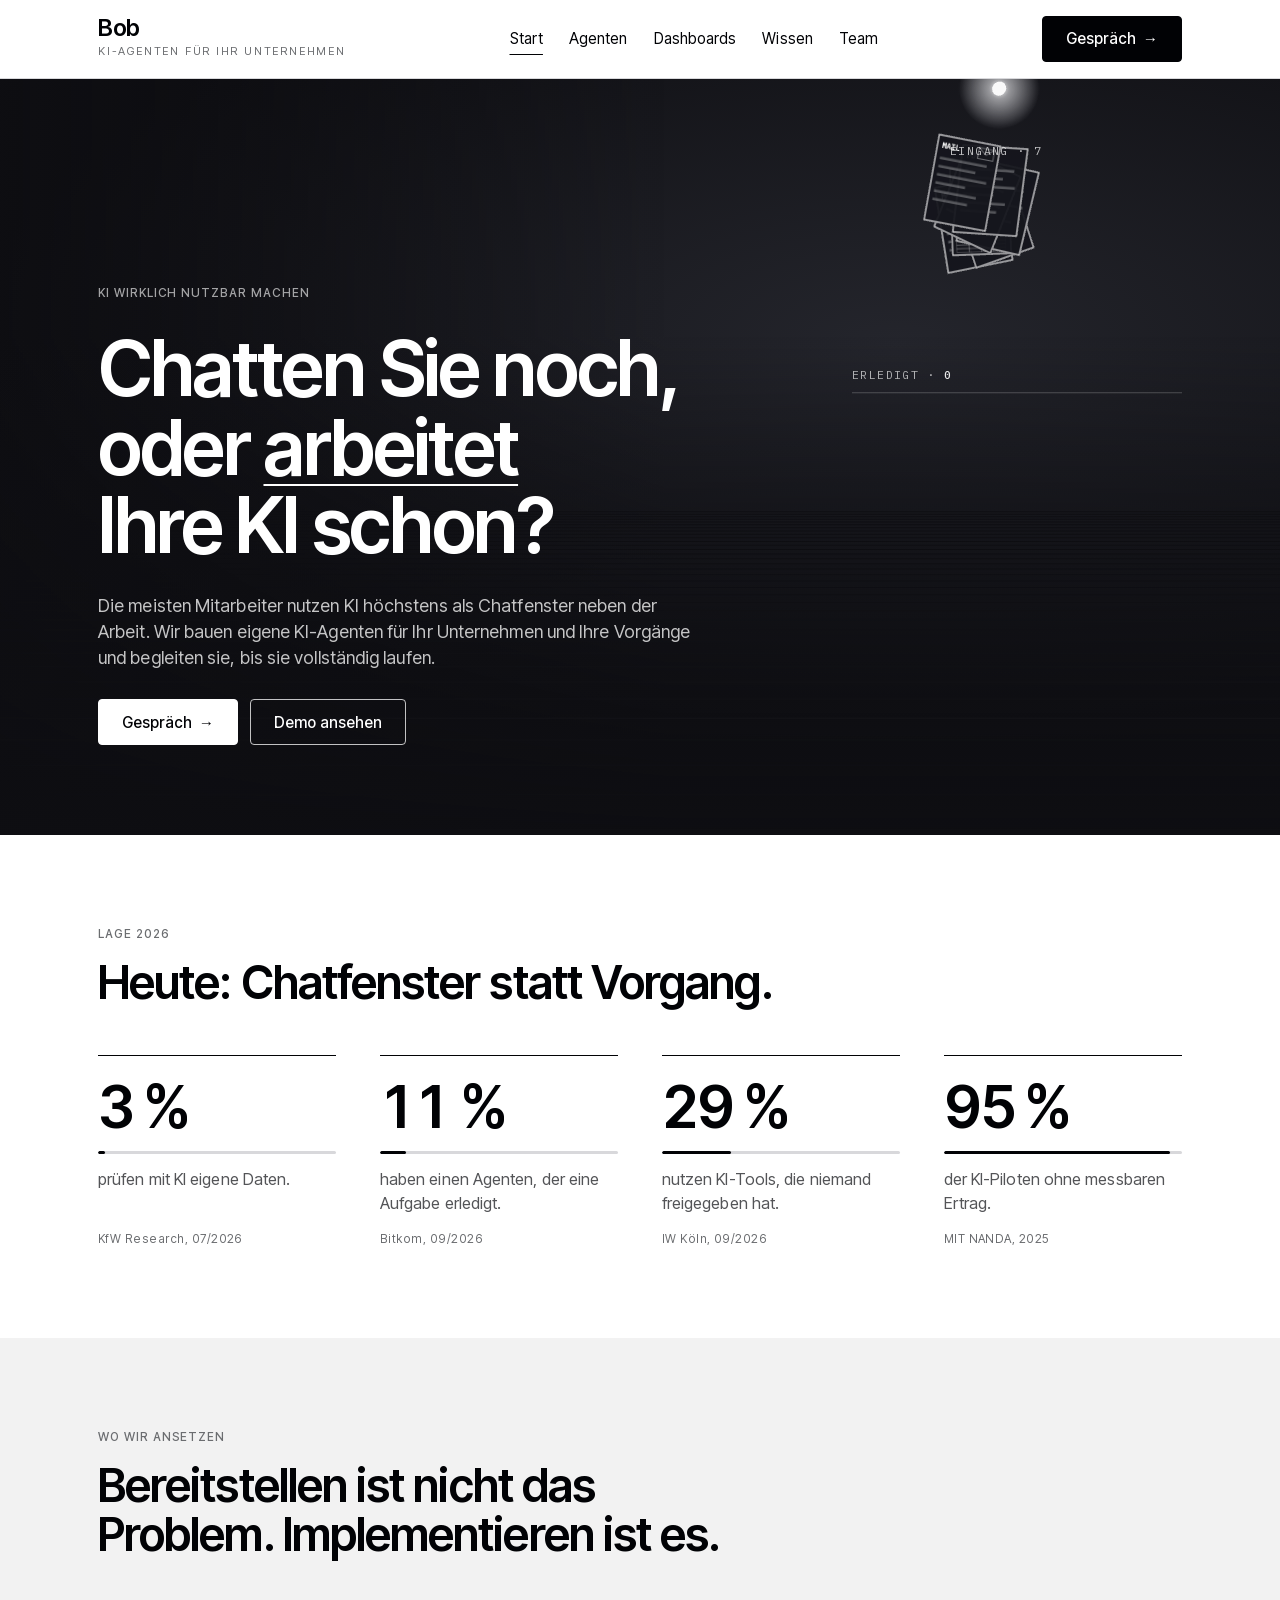
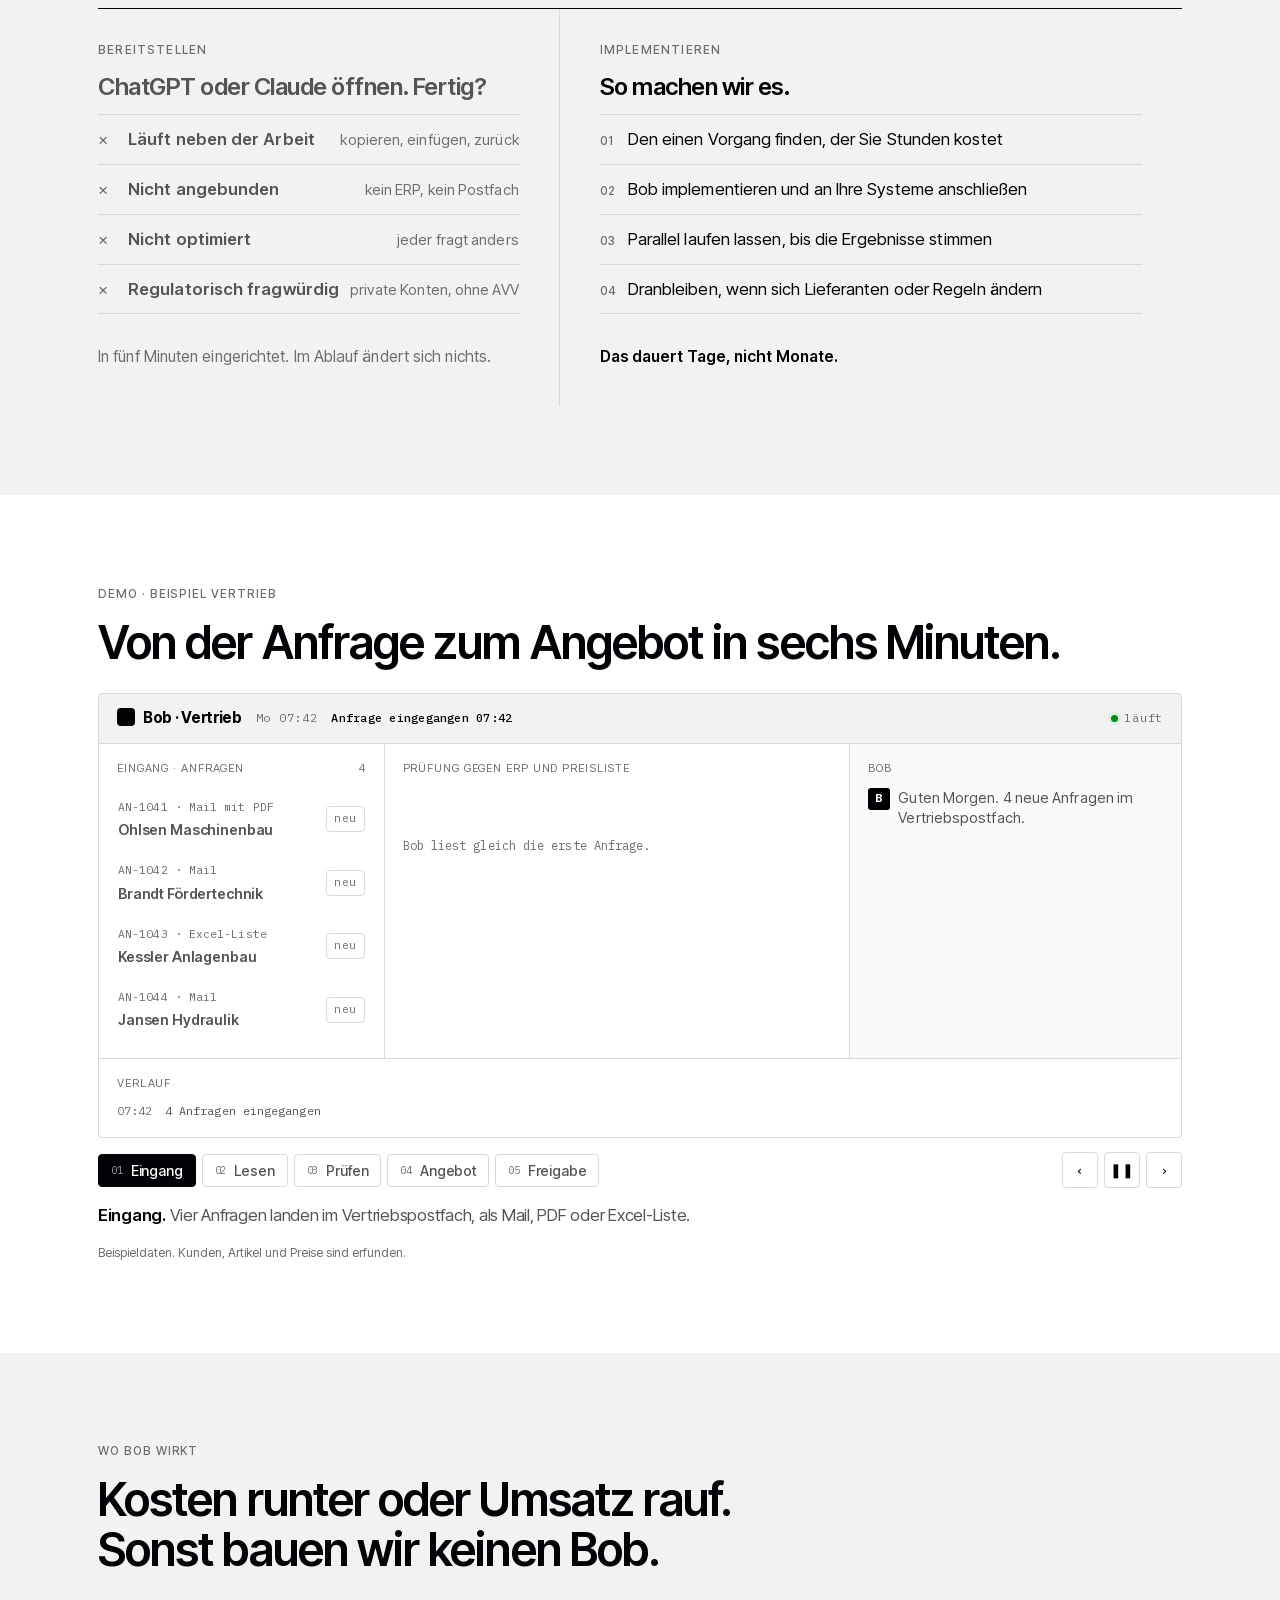
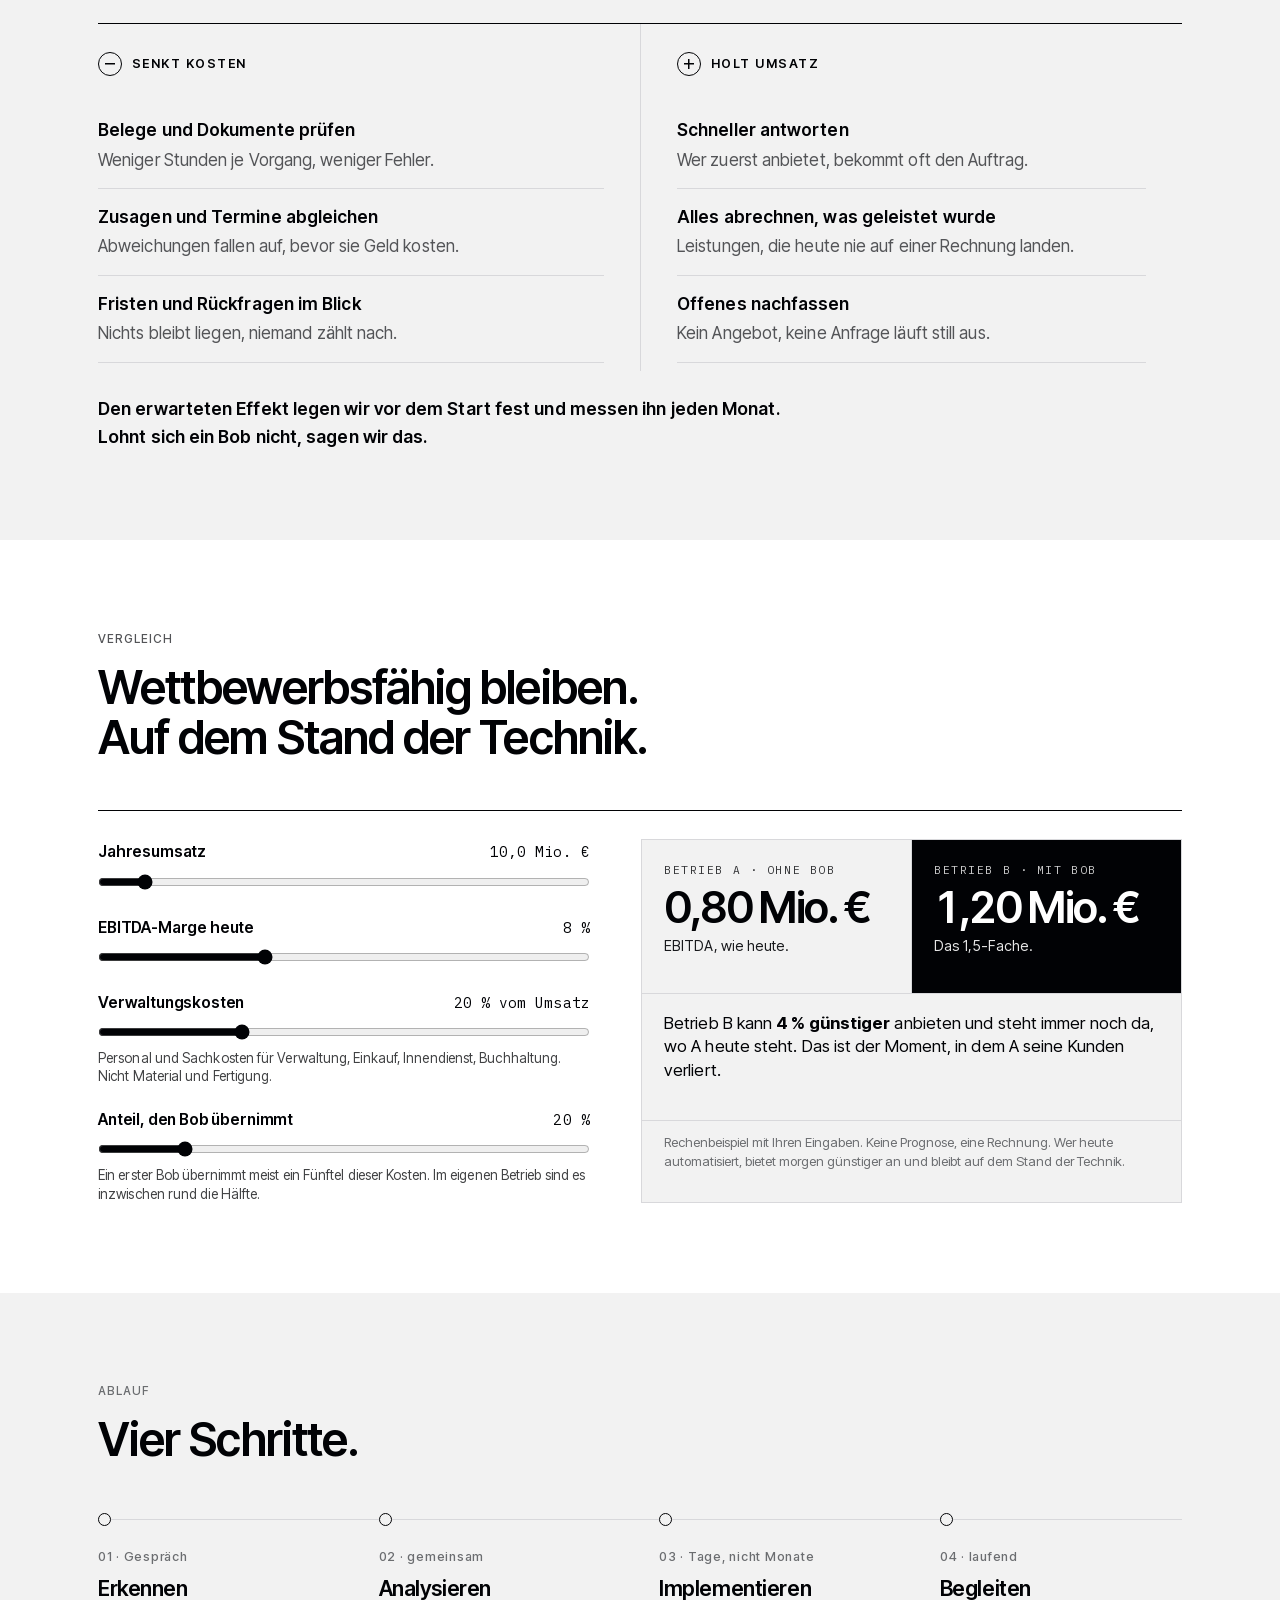
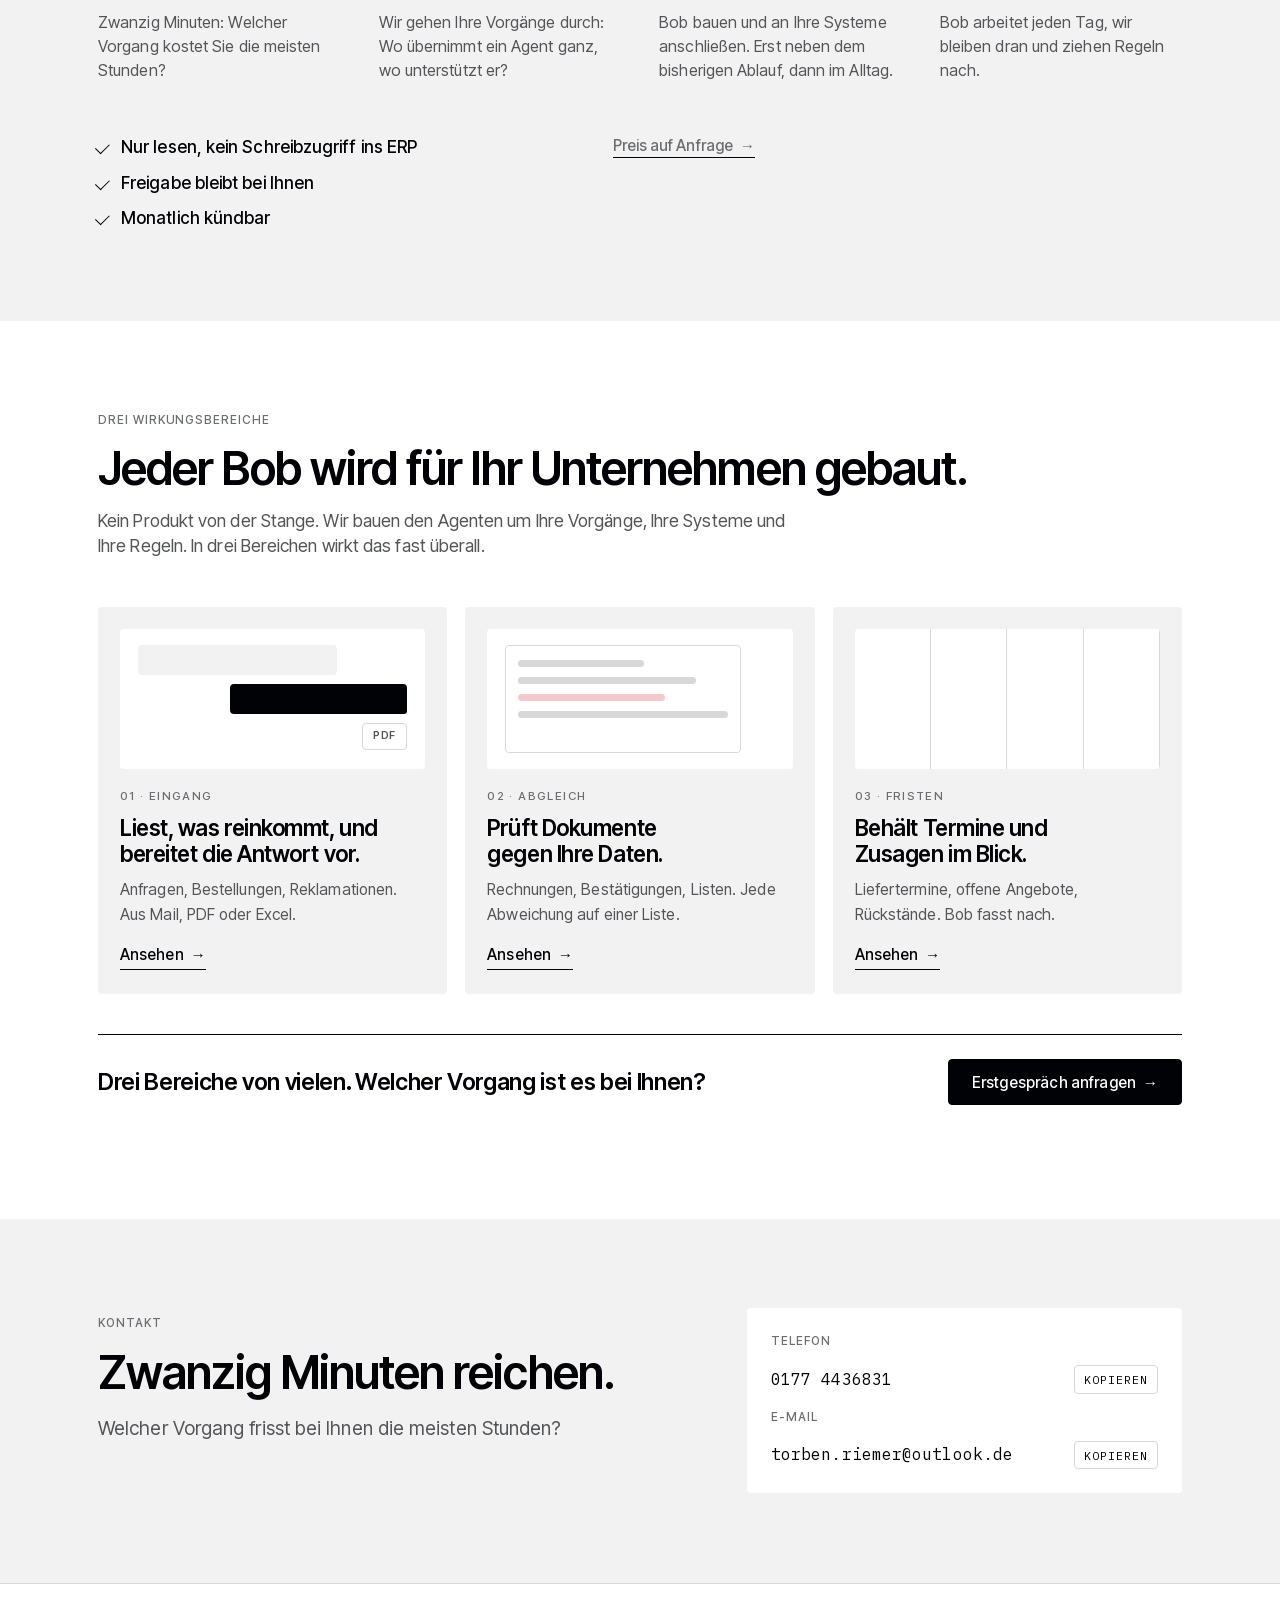
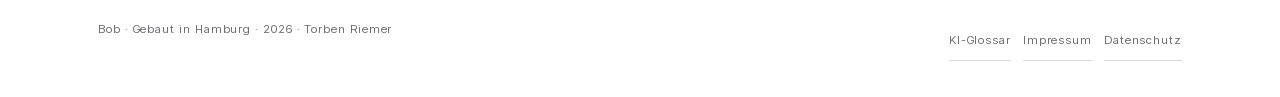
<file: index.html>
<!doctype html>
<html lang="de">
<head>
<meta charset="utf-8">
<link rel="icon" href="favicon.svg" type="image/svg+xml">
<link rel="icon" href="icon-32.png" sizes="32x32" type="image/png">
<link rel="apple-touch-icon" href="icon-180.png">
<meta name="theme-color" content="#FFFFFF">
<link rel="canonical" href="https://torbenbob.github.io/ai/">
<meta property="og:type" content="website">
<meta property="og:locale" content="de_DE">
<meta property="og:site_name" content="Bob">
<meta property="og:title" content="Bob · KI-Agenten für Ihr Unternehmen">
<meta property="og:description" content="Wir bauen eigene KI-Agenten und Dashboards für Ihr Unternehmen und begleiten sie, bis sie vollständig laufen.">
<meta property="og:url" content="https://torbenbob.github.io/ai/">
<meta property="og:image" content="https://torbenbob.github.io/ai/og.png">
<meta property="og:image:width" content="1200">
<meta property="og:image:height" content="630">
<meta name="twitter:card" content="summary_large_image">
<meta name="viewport" content="width=device-width, initial-scale=1">
<meta name="description" content="Wir bauen eigene KI-Agenten und Dashboards für Ihr Unternehmen und begleiten sie, bis sie vollständig laufen.">
<title>Bob · KI-Agenten für Ihr Unternehmen</title>
<link rel="stylesheet" href="fonts/fonts.css">
<link rel="stylesheet" href="site.css?v=20261027123641">
</head>
<body>
<header class="top">
  <div class="wrap">
    <a class="brand" href="index.html"><span class="mark">Bob</span><span class="tag">KI-Agenten für Ihr Unternehmen</span></a>
    <nav aria-label="Hauptnavigation">
      <a href="index.html" class="on" aria-current="page">Start</a>
      <a href="agenten.html">Agenten</a>
      <a href="dashboards.html">Dashboards</a>
      <a href="wissen.html">Wissen</a>
      <a href="team.html">Team</a>
    </nav>
    <a class="btn arrow" href="index.html#kontakt">Gespräch</a>
  </div>
</header>
<script>(function(){var h=document.querySelector('header.top');if(!h)return;function f(){document.documentElement.style.setProperty('--header-h',h.offsetHeight+'px');}f();window.addEventListener('resize',f);if('ResizeObserver' in window)new ResizeObserver(f).observe(h);})();</script>
<main id="top">
<div class="hero">
  <div class="stage3d" id="hero3d" aria-hidden="true"></div>
  <div class="wrap">
    <div class="herocopy">
      <span class="eyebrow">KI wirklich nutzbar machen</span>
      <h1>Chatten Sie noch, oder <em>arbeitet</em> Ihre KI schon?</h1>
      <p class="lede">Die meisten Mitarbeiter nutzen KI höchstens als Chatfenster neben der Arbeit. Wir bauen eigene KI-Agenten für Ihr Unternehmen und Ihre Vorgänge und begleiten sie, bis sie vollständig laufen.</p>
      <div class="actions">
        <a class="btn arrow" href="#kontakt">Gespräch</a>
        <a class="btn ghost" href="#demo">Demo ansehen</a>
      </div>
    </div>
  </div>
</div>
<section id="lage">
  <div class="wrap">
    <div class="sec-head"><span class="eyebrow">Lage 2026</span><h2>Heute: Chatfenster statt Vorgang.</h2></div>
    <div class="stats" id="stats">
      <div class="stat"><span class="big">3 %</span><span class="bar" aria-hidden="true"><i style="--v:3%"></i></span><p>prüfen mit KI eigene Daten.</p><span class="src">KfW Research, 07/2026</span></div>
      <div class="stat"><span class="big">11 %</span><span class="bar" aria-hidden="true"><i style="--v:11%"></i></span><p>haben einen Agenten, der eine Aufgabe erledigt.</p><span class="src">Bitkom, 09/2026</span></div>
      <div class="stat"><span class="big">29 %</span><span class="bar" aria-hidden="true"><i style="--v:29%"></i></span><p>nutzen KI-Tools, die niemand freigegeben hat.</p><span class="src">IW Köln, 09/2026</span></div>
      <div class="stat"><span class="big">95 %</span><span class="bar" aria-hidden="true"><i style="--v:95%"></i></span><p>der KI-Piloten ohne messbaren Ertrag.</p><span class="src">MIT NANDA, 2025</span></div>
    </div>
  </div>
</section>
<section id="ansatz">
  <div class="wrap">
    <div class="sec-head"><span class="eyebrow">Wo wir ansetzen</span><h2>Bereitstellen ist nicht das Problem. Implementieren ist es.</h2></div>
    <div class="bridge">
      <div class="bcol off">
        <span class="blabel">Bereitstellen</span>
        <h3>ChatGPT oder Claude öffnen. Fertig?</h3>
        <ul class="probs">
          <li><b>Läuft neben der Arbeit</b><span>kopieren, einfügen, zurück</span></li>
          <li><b>Nicht angebunden</b><span>kein ERP, kein Postfach</span></li>
          <li><b>Nicht optimiert</b><span>jeder fragt anders</span></li>
          <li><b>Regulatorisch fragwürdig</b><span>private Konten, ohne AVV</span></li>
        </ul>
        <p class="bfoot">In fünf Minuten eingerichtet. Im Ablauf ändert sich nichts.</p>
      </div>
      <div class="bcol on">
        <span class="blabel">Implementieren</span>
        <h3>So machen wir es.</h3>
        <ul><li>Den einen Vorgang finden, der Sie Stunden kostet</li><li>Bob implementieren und an Ihre Systeme anschließen</li><li>Parallel laufen lassen, bis die Ergebnisse stimmen</li><li>Dranbleiben, wenn sich Lieferanten oder Regeln ändern</li></ul>
        <p class="bfoot">Das dauert Tage, nicht Monate.</p>
      </div>
    </div>
  </div>
</section>
<section id="demo">
  <div class="wrap dm-wrap">
    <div class="sec-head" style="margin-bottom:12px"><span class="eyebrow">Demo · Beispiel Vertrieb</span><h2>Von der Anfrage zum Angebot in sechs Minuten.</h2></div>
    <div class="dm" id="dm" aria-label="Klickbare Demo: ein Bob für den Vertrieb erstellt Angebote aus Kundenanfragen">
      <div class="dm-bar"><span class="dm-brand"><b></b>Bob · Vertrieb</span><span id="dm-clock">Mo 07:42</span><span class="dm-timer" id="dm-timer">Anfrage eingegangen 07:42</span><span class="dm-live"><i></i>läuft</span><span class="dm-prog" id="dm-prog"></span></div>
      <div class="dm-grid">
        <div class="dm-pane dm-in"><div class="dm-h"><span>Eingang · Anfragen</span><span id="dm-count">4</span></div><ul class="dm-list" id="dm-list"></ul></div>
        <div class="dm-pane dm-det"><div class="dm-h"><span>Prüfung gegen ERP und Preisliste</span></div><div class="dm-dt" id="dm-dt"></div><div id="dm-detail"></div></div>
        <div class="dm-pane dm-bob"><div class="dm-h"><span>Bob</span></div><div class="dm-msgs" id="dm-msgs"></div><div id="dm-draftbox"></div></div>
        <div class="dm-pane dm-log"><div class="dm-h"><span>Verlauf</span></div><ol class="dm-logl" id="dm-log"></ol></div>
      </div>
      <div class="dm-cursor" id="dm-cursor" aria-hidden="true"><svg viewBox="0 0 24 24"><path d="M4 2l16 9-7 2-3 7z" fill="#141513" stroke="#fff" stroke-width="1.5" stroke-linejoin="round"/></svg><span>Innendienst</span></div>
    </div>
    <div class="dm-rail">
      <ol class="dm-steps" id="dm-steps">
        <li><button type="button" data-s="0"><span>01</span>Eingang</button></li>
        <li><button type="button" data-s="1"><span>02</span>Lesen</button></li>
        <li><button type="button" data-s="2"><span>03</span>Prüfen</button></li>
        <li><button type="button" data-s="3"><span>04</span>Angebot</button></li>
        <li><button type="button" data-s="4"><span>05</span>Freigabe</button></li>
      </ol>
      <div class="dm-ctrl"><button type="button" id="dm-prev" aria-label="Schritt zurück">&lsaquo;</button><button type="button" id="dm-play" aria-label="Pause">&#10074;&#10074;</button><button type="button" id="dm-next" aria-label="Schritt weiter">&rsaquo;</button></div>
    </div>
    <p class="dm-cap" id="dm-cap"></p>
    <p class="dm-note">Beispieldaten. Kunden, Artikel und Preise sind erfunden.</p>
  </div>
</section>

<section id="wirkung"><div class="wrap">
  <div class="sec-head"><span class="eyebrow">Wo Bob wirkt</span><h2>Kosten runter oder Umsatz rauf. Sonst bauen wir keinen Bob.</h2></div>
  <div class="guv">
    <div class="gcol"><span class="gk">Senkt Kosten</span><ul><li><b>Belege und Dokumente prüfen</b>Weniger Stunden je Vorgang, weniger Fehler.</li><li><b>Zusagen und Termine abgleichen</b>Abweichungen fallen auf, bevor sie Geld kosten.</li><li><b>Fristen und Rückfragen im Blick</b>Nichts bleibt liegen, niemand zählt nach.</li></ul></div>
    <div class="gcol"><span class="gk">Holt Umsatz</span><ul><li><b>Schneller antworten</b>Wer zuerst anbietet, bekommt oft den Auftrag.</li><li><b>Alles abrechnen, was geleistet wurde</b>Leistungen, die heute nie auf einer Rechnung landen.</li><li><b>Offenes nachfassen</b>Kein Angebot, keine Anfrage läuft still aus.</li></ul></div>
  </div>
  <p class="guv-note">Den erwarteten Effekt legen wir vor dem Start fest und messen ihn jeden Monat. Lohnt sich ein Bob nicht, sagen wir das.</p>
</div></section>
<section id="vergleich" class="green">
  <div class="wrap">
    <div class="sec-head"><span class="eyebrow">Vergleich</span><h2>Wettbewerbsfähig bleiben. Auf dem Stand der Technik.</h2></div>
    <div class="calc">
      <div class="fields">
        <div class="field"><label for="umsatz">Jahresumsatz</label><output id="umsatz_out">10,0 Mio. €</output><input type="range" id="umsatz" min="2" max="100" step="1" value="10"></div>
        <div class="field"><label for="marge">EBITDA-Marge heute</label><output id="marge_out">8 %</output><input type="range" id="marge" min="2" max="20" step="1" value="8"></div>
        <div class="field"><label for="verwaltung">Verwaltungskosten</label><output id="verwaltung_out">20 % vom Umsatz</output><input type="range" id="verwaltung" min="10" max="45" step="1" value="20"><small>Personal und Sachkosten für Verwaltung, Einkauf, Innendienst, Buchhaltung. Nicht Material und Fertigung.</small></div>
        <div class="field"><label for="anteil">Anteil, den Bob übernimmt</label><output id="anteil_out">20 %</output><input type="range" id="anteil" min="10" max="70" step="5" value="20"><small>Ein erster Bob übernimmt meist ein Fünftel dieser Kosten. Im eigenen Betrieb sind es inzwischen rund die Hälfte.</small></div>
      </div>
      <div class="result">
        <div class="res a"><span class="who">Betrieb A · ohne Bob</span><span class="val" id="ebitda_a">0,8 Mio. €</span><span class="sub">EBITDA, wie heute.</span></div>
        <div class="res b"><span class="who">Betrieb B · mit Bob</span><span class="val" id="ebitda_b">1,2 Mio. €</span><span class="sub" id="faktor">Das 1,5-Fache.</span></div>
        <div class="verdict" id="verdict">Betrieb B kann <b>4 % günstiger</b> anbieten und steht immer noch da, wo A heute steht. Das ist der Moment, in dem A seine Kunden verliert.</div>
        <p class="calc-note">Rechenbeispiel mit Ihren Eingaben. Keine Prognose, eine Rechnung. Wer heute automatisiert, bietet morgen günstiger an und bleibt auf dem Stand der Technik.</p>
      </div>
    </div>
  </div>
</section>
<section id="ablauf">
  <div class="wrap">
    <div class="sec-head"><span class="eyebrow">Ablauf</span><h2>Vier Schritte.</h2></div>
    <ol class="tl">
      <li class="st"><span class="meta">01 · Gespräch</span><h3>Erkennen</h3><p>Zwanzig Minuten: Welcher Vorgang kostet Sie die meisten Stunden?</p></li>
      <li class="st"><span class="meta">02 · gemeinsam</span><h3>Analysieren</h3><p>Wir gehen Ihre Vorgänge durch: Wo übernimmt ein Agent ganz, wo unterstützt er?</p></li>
      <li class="st"><span class="meta">03 · Tage, nicht Monate</span><h3>Implementieren</h3><p>Bob bauen und an Ihre Systeme anschließen. Erst neben dem bisherigen Ablauf, dann im Alltag.</p></li>
      <li class="st"><span class="meta">04 · laufend</span><h3>Begleiten</h3><p>Bob arbeitet jeden Tag, wir bleiben dran und ziehen Regeln nach.</p></li>
    </ol>
    <div class="tl-foot">
      <ul class="assure"><li>Nur lesen, kein Schreibzugriff ins ERP</li><li>Freigabe bleibt bei Ihnen</li><li>Monatlich kündbar</li></ul>
      <p class="cost-note"><a class="more arrow" href="#kontakt">Preis auf Anfrage</a></p>
    </div>
  </div>
</section>
<section id="bobs-teaser"><div class="wrap">
  <div class="sec-head"><span class="eyebrow">Drei Wirkungsbereiche</span><h2>Jeder Bob wird für Ihr Unternehmen gebaut.</h2><p class="lede">Kein Produkt von der Stange. Wir bauen den Agenten um Ihre Vorgänge, Ihre Systeme und Ihre Regeln. In drei Bereichen wirkt das fast überall.</p></div>
  <div class="bt-grid">
    <a class="bt" href="agenten.html#eingang">
      <div class="bt-vis vc" aria-hidden="true"><span class="b1"></span><span class="b2"></span><span class="b3">PDF</span></div>
      <span class="k">01 · Eingang</span><h3>Liest, was reinkommt, und bereitet die Antwort vor.</h3><p>Anfragen, Bestellungen, Reklamationen. Aus Mail, PDF oder Excel.</p><span class="more arrow">Ansehen</span></a>
    <a class="bt" href="agenten.html#pruefen">
      <div class="bt-vis vd" aria-hidden="true"><div class="pp"><i></i><i></i><i class="r"></i><i></i></div><ul><li>✓</li><li>✓</li><li class="r">!</li><li>✓</li></ul></div>
      <span class="k">02 · Abgleich</span><h3>Prüft Dokumente gegen Ihre Daten.</h3><p>Rechnungen, Bestätigungen, Listen. Jede Abweichung auf einer Liste.</p><span class="more arrow">Ansehen</span></a>
    <a class="bt" href="agenten.html#termine">
      <div class="bt-vis vg" aria-hidden="true"><i style="--s:10%;--w:30%"></i><i class="gh" style="--s:10%;--w:30%;--t:42%"></i><i class="bad" style="--s:58%;--w:30%;--t:42%"></i><i style="--s:34%;--w:40%;--t:74%"></i></div>
      <span class="k">03 · Fristen</span><h3>Behält Termine und Zusagen im Blick.</h3><p>Liefertermine, offene Angebote, Rückstände. Bob fasst nach.</p><span class="more arrow">Ansehen</span></a>
  </div>
  <div class="roles-cta"><p>Drei Bereiche von vielen. Welcher Vorgang ist es bei Ihnen?</p><a class="btn arrow" href="#kontakt">Erstgespräch anfragen</a></div>
</div></section>
<section id="kontakt" class="contact">
  <div class="wrap">
    <div><span class="eyebrow">Kontakt</span><h2 style="margin-top:12px">Zwanzig Minuten reichen.</h2><p class="lede" style="margin-top:18px">Welcher Vorgang frisst bei Ihnen die meisten Stunden?</p></div>
    <div class="card">
      <div class="cline"><span class="eyebrow">Telefon</span></div>
      <div class="cline"><span class="val" id="tel"><a href="tel:+491774436831">0177 4436831</a></span><button class="cpbtn" type="button" data-copy="tel">Kopieren</button></div>
      <div class="cline"><span class="eyebrow">E-Mail</span></div>
      <div class="cline"><span class="val" id="mail"><a href="mailto:torben.riemer@outlook.de">torben.riemer@outlook.de</a></span><button class="cpbtn" type="button" data-copy="mail">Kopieren</button></div>
    </div>
  </div>
</section>
</main>
<footer>
  <div class="wrap">
    <div class="legal">
      <span>Bob · Gebaut in Hamburg · 2026 · Torben Riemer</span>
      <span><a href="glossar.html">KI-Glossar</a> &nbsp; <a href="impressum.html">Impressum</a> &nbsp; <a href="datenschutz.html">Datenschutz</a></span>
    </div>
  </div>
</footer>
<script>
(function(){
  var ids=['umsatz','marge','verwaltung','anteil'];
  var el={};ids.forEach(function(i){el[i]=document.getElementById(i);el[i+'_out']=document.getElementById(i+'_out');});
  var de=function(n,d){return n.toLocaleString('de-DE',{minimumFractionDigits:d,maximumFractionDigits:d});};
  function mio(x){return x>=10?de(x,1)+' Mio. €':de(x,2)+' Mio. €';}
  function calc(){
    var u=+el.umsatz.value,m=+el.marge.value,v=+el.verwaltung.value,a=+el.anteil.value;
    el.umsatz_out.textContent=de(u,1)+' Mio. €';el.marge_out.textContent=m+' %';el.verwaltung_out.textContent=v+' % vom Umsatz';el.anteil_out.textContent=a+' %';
    var A=u*m/100,S=u*v/100*a/100,B=A+S,f=A>0?B/A:0,spiel=S/u*100;
    document.getElementById('ebitda_a').textContent=mio(A);
    document.getElementById('ebitda_b').textContent=mio(B);
    var ftxt=f>=2.95&&f<=3.05?'Das Dreifache.':'Das '+de(f,1).replace(',0','')+'-Fache.';
    document.getElementById('faktor').textContent=ftxt;
    document.getElementById('verdict').innerHTML='Betrieb B kann <b>'+de(spiel,0)+' % günstiger</b> anbieten und steht immer noch da, wo A heute steht. Das ist der Moment, in dem A seine Kunden verliert.';
  }
  ids.forEach(function(i){el[i].addEventListener('input',calc);});calc();
})();

document.querySelectorAll('.cpbtn').forEach(function(btn){btn.addEventListener('click',function(){var el=document.getElementById(btn.getAttribute('data-copy'));var text=el.textContent.trim();var done=function(){btn.textContent='Kopiert';setTimeout(function(){btn.textContent='Kopieren';},1600);};var fallback=function(){var r=document.createRange();r.selectNodeContents(el);var s=window.getSelection();s.removeAllRanges();s.addRange(r);};if(navigator.clipboard&&navigator.clipboard.writeText){navigator.clipboard.writeText(text).then(done,fallback);}else{fallback();}});});
(function(){var s=document.getElementById('stats');if(!s||!('IntersectionObserver' in window))return;s.classList.add('anim');new IntersectionObserver(function(e,o){if(e[0].isIntersecting){s.classList.add('in');o.disconnect();}},{threshold:.4}).observe(s);})();</script>
<script>(function(){
  var D=[
    {no:'AN-1041',kunde:'Ohlsen Maschinenbau',via:'Mail mit PDF',kind:'warn',tag:'Termin',
     rows:[['1','Flansch DN80 PN16 · 50 Stk','10-8802 Vorschweißflansch','12,80 €','ok'],['2','O-Ring 32×3 · 200 Stk','20-0432 O-Ring NBR 70','0,41 €','ok'],['3','Kugelhahn DN50 · 20 Stk','30-5050 Kugelhahn Edelstahl','86,00 €','warn']],
     sum:'2.442,00 € · Kundenrabatt 5 % · <b>2.319,90 € netto</b> · Marge 31 %',
     note:'Pos. 3 ist erst KW 48 lieferbar, gewünscht ist KW 47. Ich schlage eine Teillieferung vor.',
     to:'Herrn Ohlsen',draft:'Anbei unser Angebot über drei Positionen, 2.319,90 € netto inklusive Ihres Rabatts von 5 %. Flansche und O-Ringe liefern wir in KW 47, die Kugelhähne in KW 48.'},
    {no:'AN-1042',kunde:'Brandt Fördertechnik',via:'Mail',kind:'ok',
     rows:[['1','Rollenkette 1/2" · 40 m','40-1210 Rollenkette 08B-1','9,90 €','ok'],['2','Kettenrad Z18 · 12 Stk','40-2218 Kettenrad 08B Z18','23,40 €','ok']],
     sum:'676,80 € · Kundenrabatt 3 % · <b>656,50 € netto</b> · Marge 28 %',
     to:'Frau Brandt',draft:'Anbei unser Angebot über zwei Positionen, 656,50 € netto inklusive Ihres Rabatts von 3 %. Beides ist ab Lager lieferbar, Versand innerhalb von zwei Werktagen.'},
    {no:'AN-1043',kunde:'Kessler Anlagenbau',via:'Excel-Liste',kind:'esc',tag:'an Sie',
     rows:[['1','Sonderflansch nach Zeichnung K-2210','kein Katalogartikel','offen','esc'],['2','Dichtung passend · 4 Stk','20-0510 Flachdichtung','3,20 €','ok']],
     sum:'Pos. 1 braucht eine Kalkulation.',
     note:'Pos. 1 ist eine Sonderanfertigung nach Zeichnung. Die kalkuliere ich nicht, das liegt bei Ihnen.'},
    {no:'AN-1044',kunde:'Jansen Hydraulik',via:'Mail',kind:'ok',
     rows:[['1','Hydraulikschlauch 2SN DN12 · 25 m','50-1212 Schlauch 2SN','14,60 €','ok'],['2','Pressarmatur DN12 · 50 Stk','50-3012 Pressfitting','2,85 €','ok'],['3','Kupplung DN12 · 10 Stk','50-4012 Steckkupplung','18,90 €','ok']],
     sum:'696,50 € · kein Rabatt · <b>696,50 € netto</b> · Marge 33 %',
     to:'Herrn Jansen',draft:'Anbei unser Angebot über drei Positionen, 696,50 € netto. Alles ist ab Lager lieferbar.'}
  ];
  var CAP=[['Eingang.',' Vier Anfragen landen im Vertriebspostfach, als Mail, PDF oder Excel-Liste.'],['Lesen.',' Bob liest jede Position, egal wie der Kunde sie schreibt.'],['Prüfen.',' Artikel, Preis, Rabatt und Liefertermin kommen aus Ihrem ERP und Ihrer Preisliste.'],['Angebot.',' Zu jeder Anfrage liegt ein fertiges Angebot bereit. Was Bob nicht kennt, landet bei Ihnen.'],['Freigabe.',' Sechs Minuten von der Anfrage zum Angebot. Jetzt Sie: Klicken Sie links auf eine Anfrage.']];
  var CLK=['07:42','07:43','07:44','07:46','07:48'];
  var $=function(id){return document.getElementById(id);};
  var root=$('dm'); if(!root) return;
  var reduce=window.matchMedia&&window.matchMedia('(prefers-reduced-motion: reduce)').matches;
  var st={phase:0,sel:-1,status:[],msgs:[],log:[],free:false,playing:!reduce,timer:null,anim:false,mN:0,lN:0,sent:0};
  function chip(i){var s=st.status[i],d=D[i];
    if(s==='neu')return '<span class="chip">neu</span>';
    if(s==='gel')return '<span class="chip">gelesen</span>';
    if(s==='ok')return '<span class="chip ok">passt</span>';
    if(s==='dev')return '<span class="chip dev">'+d.tag+'</span>';
    if(s==='esc')return '<span class="chip esc">an Sie</span>';
    if(s==='ready')return '<span class="chip ready">Angebot bereit</span>';
    if(s==='frei')return '<span class="chip frei">versendet</span>';
    if(s==='ask')return '<span class="chip ask">zurückgestellt</span>';return '';}
  function renderList(enter){$('dm-list').innerHTML=D.map(function(d,i){return '<li class="dm-item'+(i===st.sel?' sel':'')+(enter?' enter':'')+'" style="animation-delay:'+(enter?i*.18:0)+'s" data-i="'+i+'" tabindex="0" role="button" aria-label="'+d.no+' '+d.kunde+'"><span class="no">'+d.no+' · '+d.via+'</span><span class="sup">'+d.kunde+'</span>'+chip(i).replace('class="chip','class="chip'+(st.prev&&st.prev[i]!==st.status[i]?' new':''))+'</li>';}).join('');st.prev=st.status.slice();}
  function renderDetail(){var i=st.sel;
    if(i<0){$('dm-dt').innerHTML='';$('dm-detail').innerHTML='<p class="dm-empty">Bob liest gleich die erste Anfrage.</p>';return;}
    var d=D[i],read=st.phase>=1||st.free,cmp=st.phase>=2||st.free;
    $('dm-dt').innerHTML=d.no+'<span>'+d.kunde+'</span>';
    var mk=function(k){return k==='ok'?'<span class="mk ok">✓</span>':k==='warn'?'<span class="mk no">!</span>':'<span class="mk esc">?</span>';};
    $('dm-detail').innerHTML='<table class="dm-tbl dm-q'+(cmp?' cmp':'')+'"><thead><tr><th>Pos</th><th>Kunde schreibt</th><th>Bob findet</th><th>Preis</th><th></th></tr></thead><tbody>'+d.rows.map(function(r,ri){var bad=cmp&&r[4]!=='ok';return '<tr style="--d:'+ri+'" class="'+(bad?(r[4]==='esc'?'esc':'bad'):'')+'"><td>'+r[0]+'</td><td class="v">'+r[1]+'</td><td class="v ab">'+(cmp?r[2]:'…')+'</td><td class="v">'+(cmp?r[3]:'')+'</td><td class="m">'+(cmp?mk(r[4]):'')+'</td></tr>';}).join('')+'</tbody></table>'+(cmp?'<p class="dm-sum">'+d.sum+'</p>':'');
    if(read){var tb=$('dm-detail').querySelector('table');requestAnimationFrame(function(){tb.classList.add('read');});}}
  function typeInto(el,text){if(reduce){el.textContent=text;return;}var n=0,step=Math.max(1,Math.ceil(text.length/30));el.textContent='';el.classList.add('typing');(function go(){n+=step;el.textContent=text.slice(0,n);if(n<text.length)setTimeout(go,22);else el.classList.remove('typing');})();}
  function renderBob(){if(st.msgs.length<st.mN)st.mN=st.msgs.length;$('dm-msgs').innerHTML=st.msgs.map(function(m,k){return '<div class="dm-msg'+(k>=st.mN?' new':'')+'"><i>B</i><span>'+m+'</span></div>';}).join('');st.mN=st.msgs.length;[].forEach.call($('dm-msgs').querySelectorAll('.dm-msg.new span'),function(sp,j){var t=sp.textContent;setTimeout(function(){typeInto(sp,t);},j*500);});
    var i=st.sel,box=$('dm-draftbox');
    if(i>=0&&(st.phase>=3||st.free)&&st.status[i]==='ready'){box.innerHTML='<div class="dm-draft"><span class="to">Angebot '+D[i].no+' an '+D[i].to+'</span><p>'+D[i].draft+'</p><div class="dm-act"><button type="button" class="dm-btn ok" id="dm-ok">Freigeben und senden</button><button type="button" class="dm-btn" id="dm-ask">Zurückstellen</button></div></div>';
      $('dm-ok').onclick=function(){act('frei');};$('dm-ask').onclick=function(){act('ask');};}
    else if(i>=0&&(st.phase>=3||st.free)&&st.status[i]==='esc'){box.innerHTML='<div class="dm-draft esc"><span class="to">Weitergeleitet an Sie</span><p>'+D[i].note+'</p></div>';}
    else box.innerHTML='';}
  function renderLog(){if(st.log.length<st.lN)st.lN=st.log.length;$('dm-log').innerHTML=st.log.map(function(l,k){return '<li'+(k>=st.lN?' class="new"':'')+'><time>'+l[0]+'</time><span>'+l[1]+'</span></li>';}).join('');st.lN=st.log.length;var el=$('dm-log');el.scrollTop=el.scrollHeight;}
  function allDone(){return D.every(function(d,i){return ['frei','ask','esc'].indexOf(st.status[i])>-1;});}
  function renderRail(){[].forEach.call(document.querySelectorAll('#dm-steps button'),function(b){var s=+b.getAttribute('data-s');b.className=((s===st.phase&&!st.free)||(st.free&&s===4)?'on':(s<st.phase||st.free?'done':''));});
    var c=CAP[st.phase];$('dm-cap').innerHTML=st.free?(allDone()?'Fertig.<span> Vier Anfragen, drei Angebote raus, eine liegt bei Ihnen. Nichts ohne Ihre Freigabe.</span>':'Jetzt Sie.<span> Klicken Sie links auf eine Anfrage und entscheiden Sie.</span>'):c[0]+'<span>'+c[1]+'</span>';
    $('dm-clock').textContent='Mo '+CLK[Math.min(st.phase,4)];var pg=$('dm-prog');if(pg)pg.style.width=(st.free?100:st.phase*25)+'%';
    $('dm-timer').innerHTML=st.sent>0?'Erstes Angebot raus 07:48 · <b>6 Minuten</b>':'Anfrage eingegangen 07:42';
    $('dm-play').innerHTML=st.playing?'&#10074;&#10074;':'&#9654;';$('dm-play').setAttribute('aria-label',st.playing?'Pause':'Abspielen');}
  function setPhase(p,enter){if(enter){st.mN=0;st.lN=0;}st.phase=p;st.free=false;st.sent=0;
    st.status=D.map(function(d){if(p===0)return 'neu';if(p===1)return 'gel';if(p===2)return d.kind==='ok'?'ok':d.kind==='warn'?'dev':'esc';return d.kind==='esc'?'esc':'ready';});
    st.sel=p===0?-1:0;
    st.msgs=['Guten Morgen. 4 neue Anfragen im Vertriebspostfach.'];
    st.log=[['07:42','4 Anfragen eingegangen']];
    if(p>=1){st.msgs.push('Alle gelesen: 10 Positionen, 3 Formate.');st.log.push(['07:43','Bob hat <b>10 Positionen</b> erkannt']);}
    if(p>=2){st.msgs.push('Gegen Artikelstamm, Preisliste und Lager geprüft. '+D[0].note);st.log.push(['07:44','Prüfung: <b>1 Terminfrage, 1 Sonderteil</b>']);}
    if(p>=3){st.msgs.push('Drei Angebote liegen bereit. Die Sonderanfertigung bei Kessler habe ich an Sie weitergeleitet.');st.log.push(['07:46','3 Angebote vorbereitet, 1 an Innendienst']);}
    if(p>=4){st.status[0]='frei';st.sent=1;st.msgs.push('Freigegeben. Das Angebot an Ohlsen ist raus.');st.log.push(['07:48','Innendienst hat <b>Ohlsen</b> freigegeben und gesendet']);}
    renderList(enter&&p===0);renderDetail();renderBob();renderLog();renderRail();}
  function act(kind){var i=st.sel;if(i<0||st.status[i]!=='ready')return;st.status[i]=kind;st.free=true;st.phase=4;stop();
    if(kind==='frei')st.sent++;
    st.log.push(['07:'+(48+st.log.length%9),(kind==='frei'?'Angebot gesendet: ':'Zurückgestellt: ')+'<b>'+D[i].kunde+'</b>']);
    st.msgs.push(kind==='frei'?'Gesendet. Angebot an '+D[i].kunde+' ist raus.':'Notiert. '+D[i].kunde+' liegt auf Ihrer Liste.');
    if(allDone())st.msgs.push('Fertig für heute Morgen. Neue Anfragen bearbeite ich, sobald sie kommen.');
    renderList();renderDetail();renderBob();renderLog();renderRail();}
  function pick(i){stop();if(st.phase<3){setPhase(3);}st.sel=i;st.free=true;st.phase=4;renderList();renderDetail();renderBob();renderRail();}
  function cursorTo(el,cb){var c=$('dm-cursor');if(!el||reduce){cb();return;}
    var r=root.getBoundingClientRect(),b=el.getBoundingClientRect();
    c.style.transition='none';c.style.transform='translate('+(r.width*.55)+'px,'+(r.height*.9)+'px)';c.style.opacity='1';
    requestAnimationFrame(function(){requestAnimationFrame(function(){c.style.transition='';c.style.transform='translate('+(b.left-r.left+b.width*.45)+'px,'+(b.top-r.top+b.height*.5)+'px)';});});
    setTimeout(function(){el.classList.add('press');setTimeout(function(){el.classList.remove('press');c.style.opacity='0';cb();},220);},1250);}
  function next(){if(st.anim)return;if(st.free){setPhase(0,true);return;}
    if(st.phase===3){st.anim=true;cursorTo($('dm-ok'),function(){st.anim=false;clearTimeout(st.timer);setPhase(4);if(st.playing){st.playing=false;renderRail();}});return;}
    if(st.phase<4)setPhase(st.phase+1);else setPhase(0,true);}
  function prev(){stop();if(st.phase>0)setPhase(st.phase-1);}
  function tick(){clearTimeout(st.timer);if(!st.playing)return;st.timer=setTimeout(function(){if(!st.playing)return;next();tick();},st.phase===0?3200:3800);}
  function stop(){st.playing=false;clearTimeout(st.timer);renderRail();}
  function play(){if(st.phase===4||st.free)setPhase(0,true);st.playing=true;renderRail();tick();}
  $('dm-list').addEventListener('click',function(e){var li=e.target.closest('.dm-item');if(li)pick(+li.getAttribute('data-i'));});
  $('dm-list').addEventListener('keydown',function(e){if(e.key==='Enter'||e.key===' '){var li=e.target.closest('.dm-item');if(li){e.preventDefault();pick(+li.getAttribute('data-i'));}}});
  [].forEach.call(document.querySelectorAll('#dm-steps button'),function(b){b.addEventListener('click',function(){stop();setPhase(+b.getAttribute('data-s'));});});
  $('dm-next').onclick=function(){stop();next();};$('dm-prev').onclick=prev;$('dm-play').onclick=function(){st.playing?stop():play();};
  setPhase(0,false);
  if(st.playing&&'IntersectionObserver' in window){var started=false;new IntersectionObserver(function(es){es.forEach(function(e){if(e.isIntersecting&&!started){started=true;setPhase(0,true);tick();}});},{threshold:.35}).observe(root);}
  else if(st.playing){tick();}
})();
</script>
<script src="three.min.js"></script>
<script src="hero3d.js?v=20261027123641"></script>

</body>
</html>
</file>
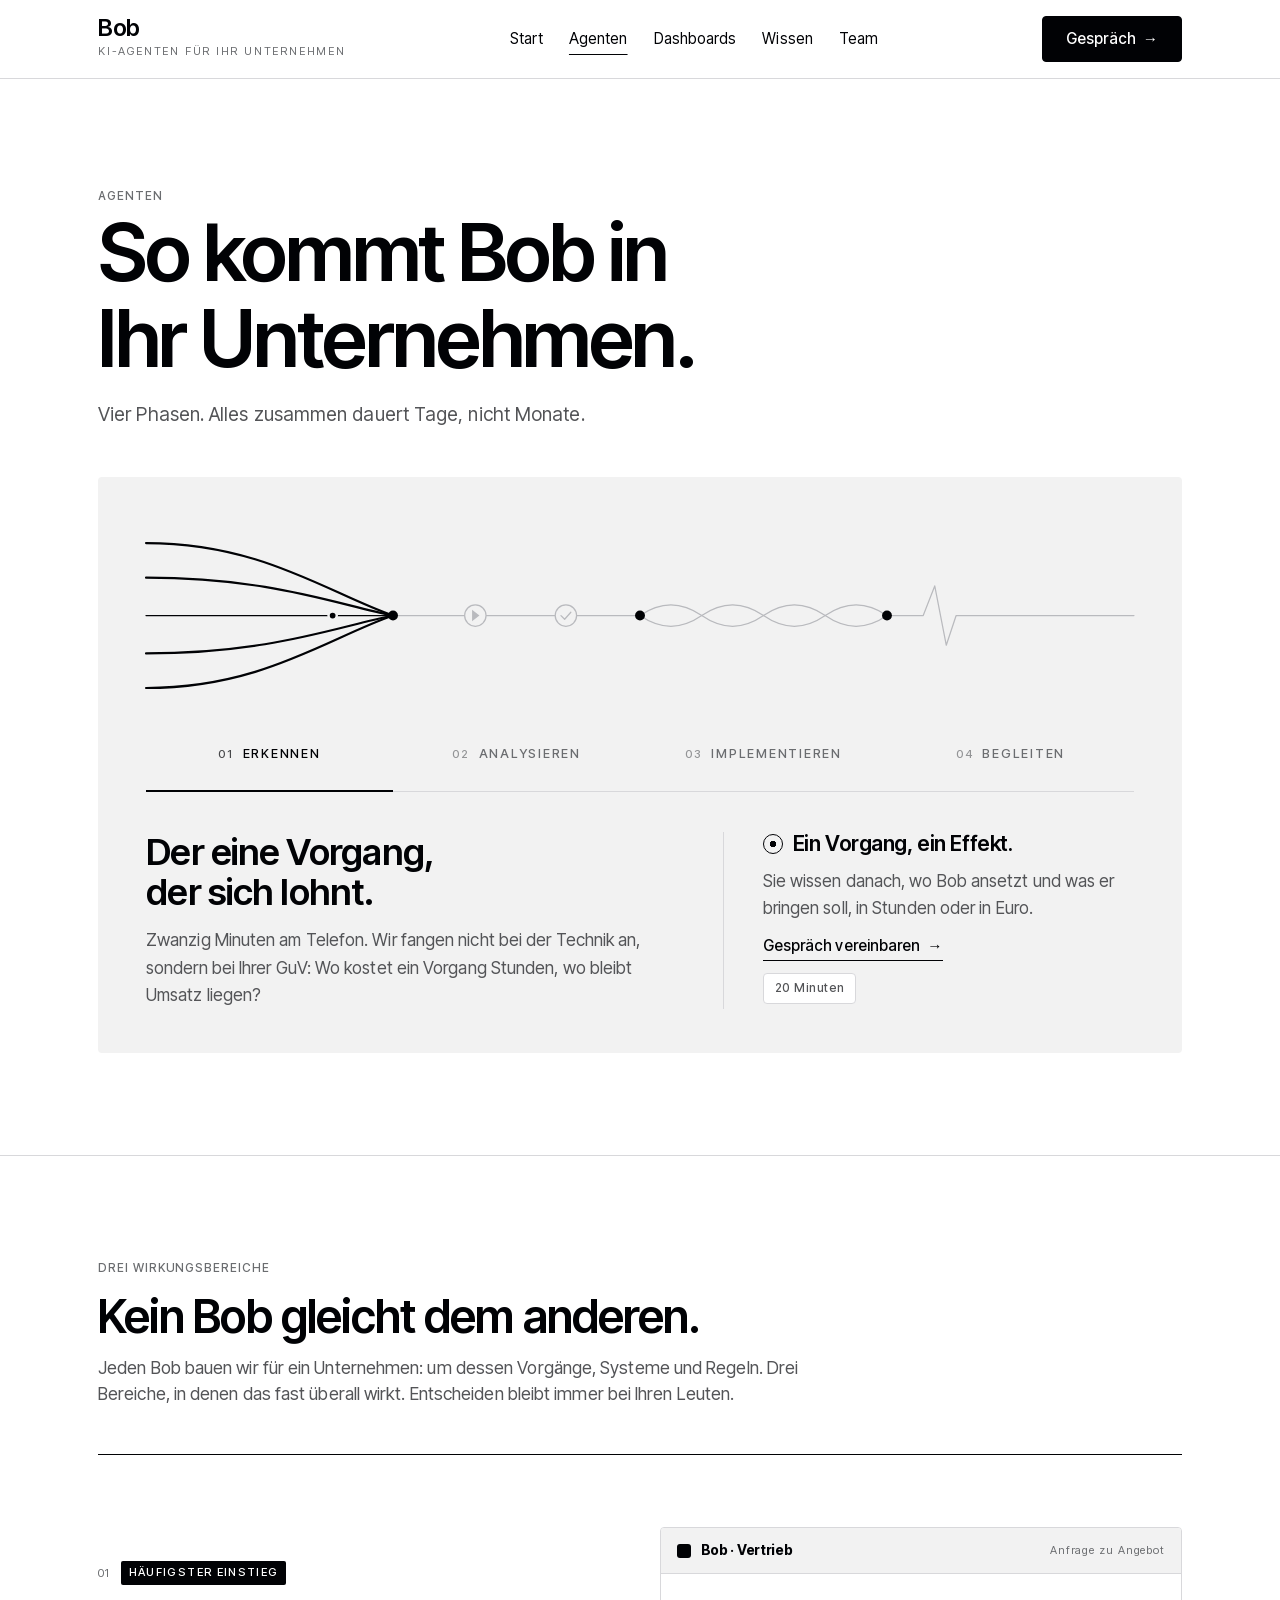
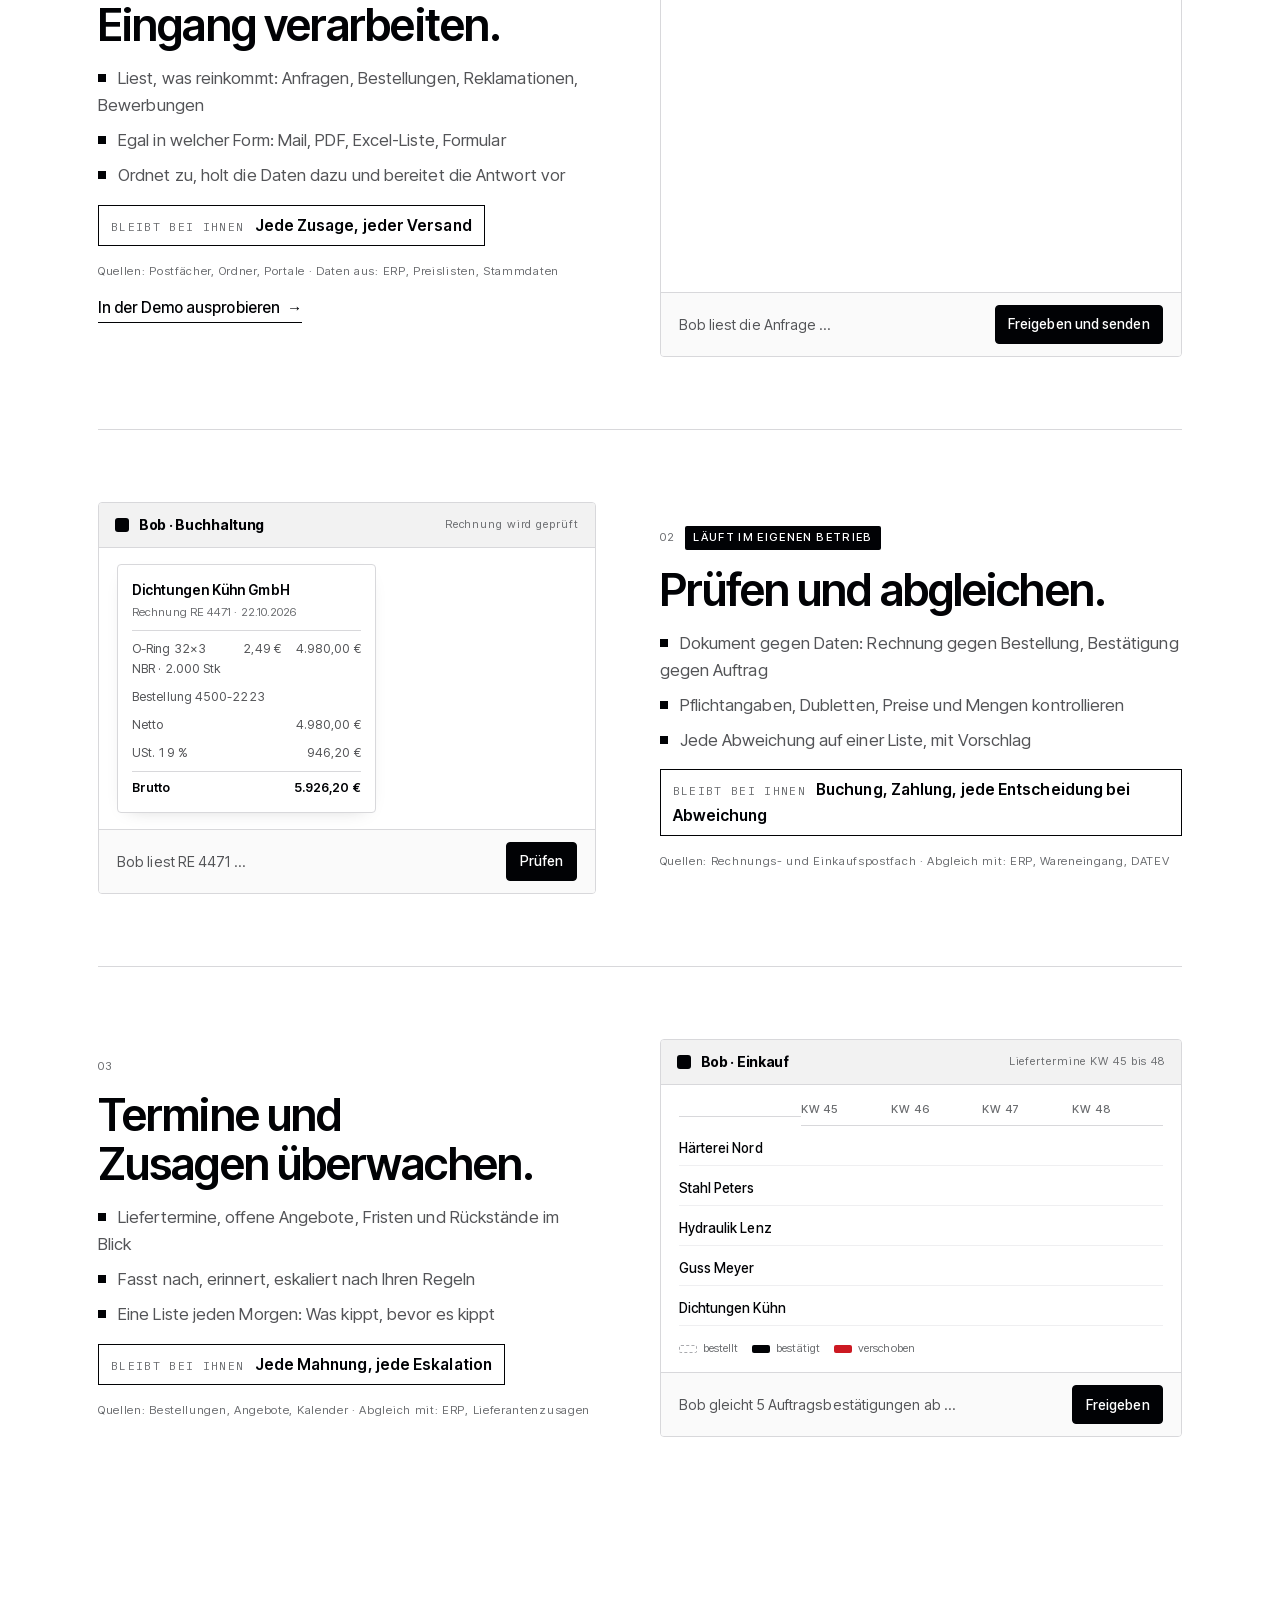
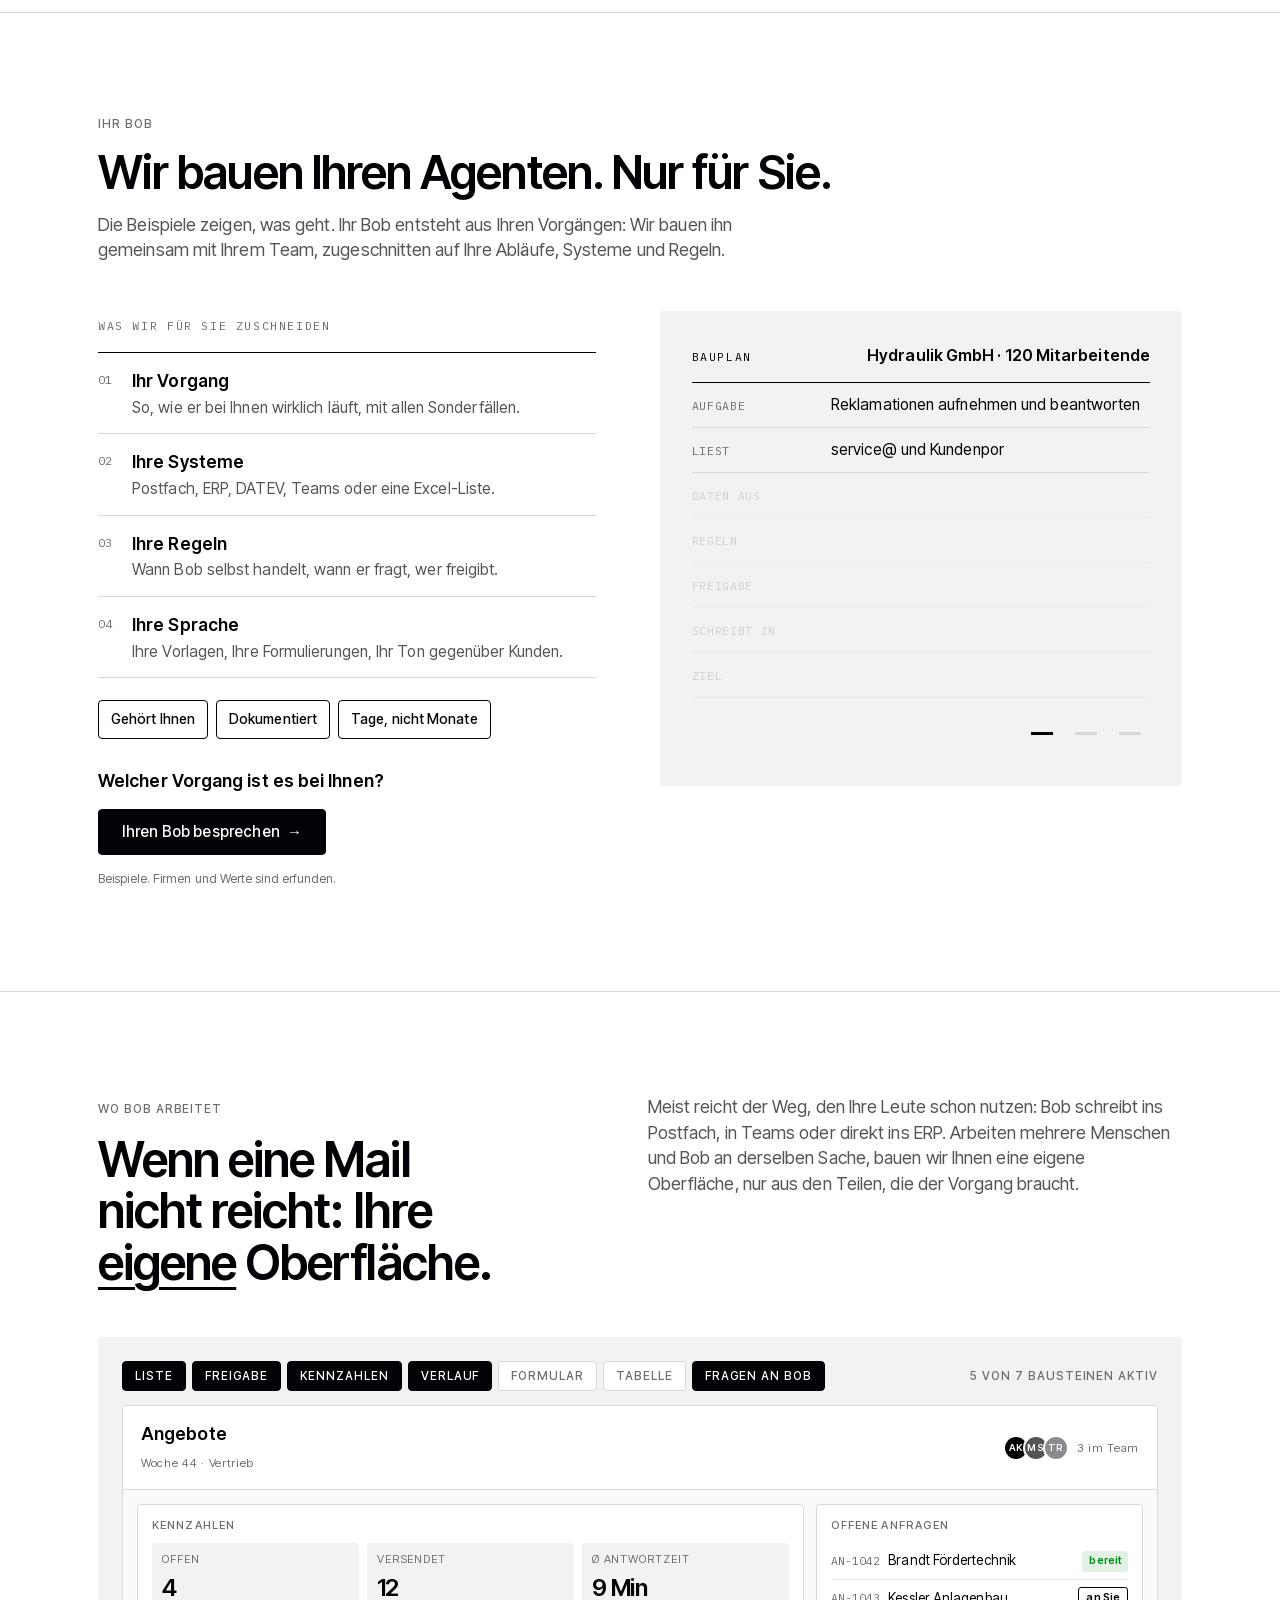
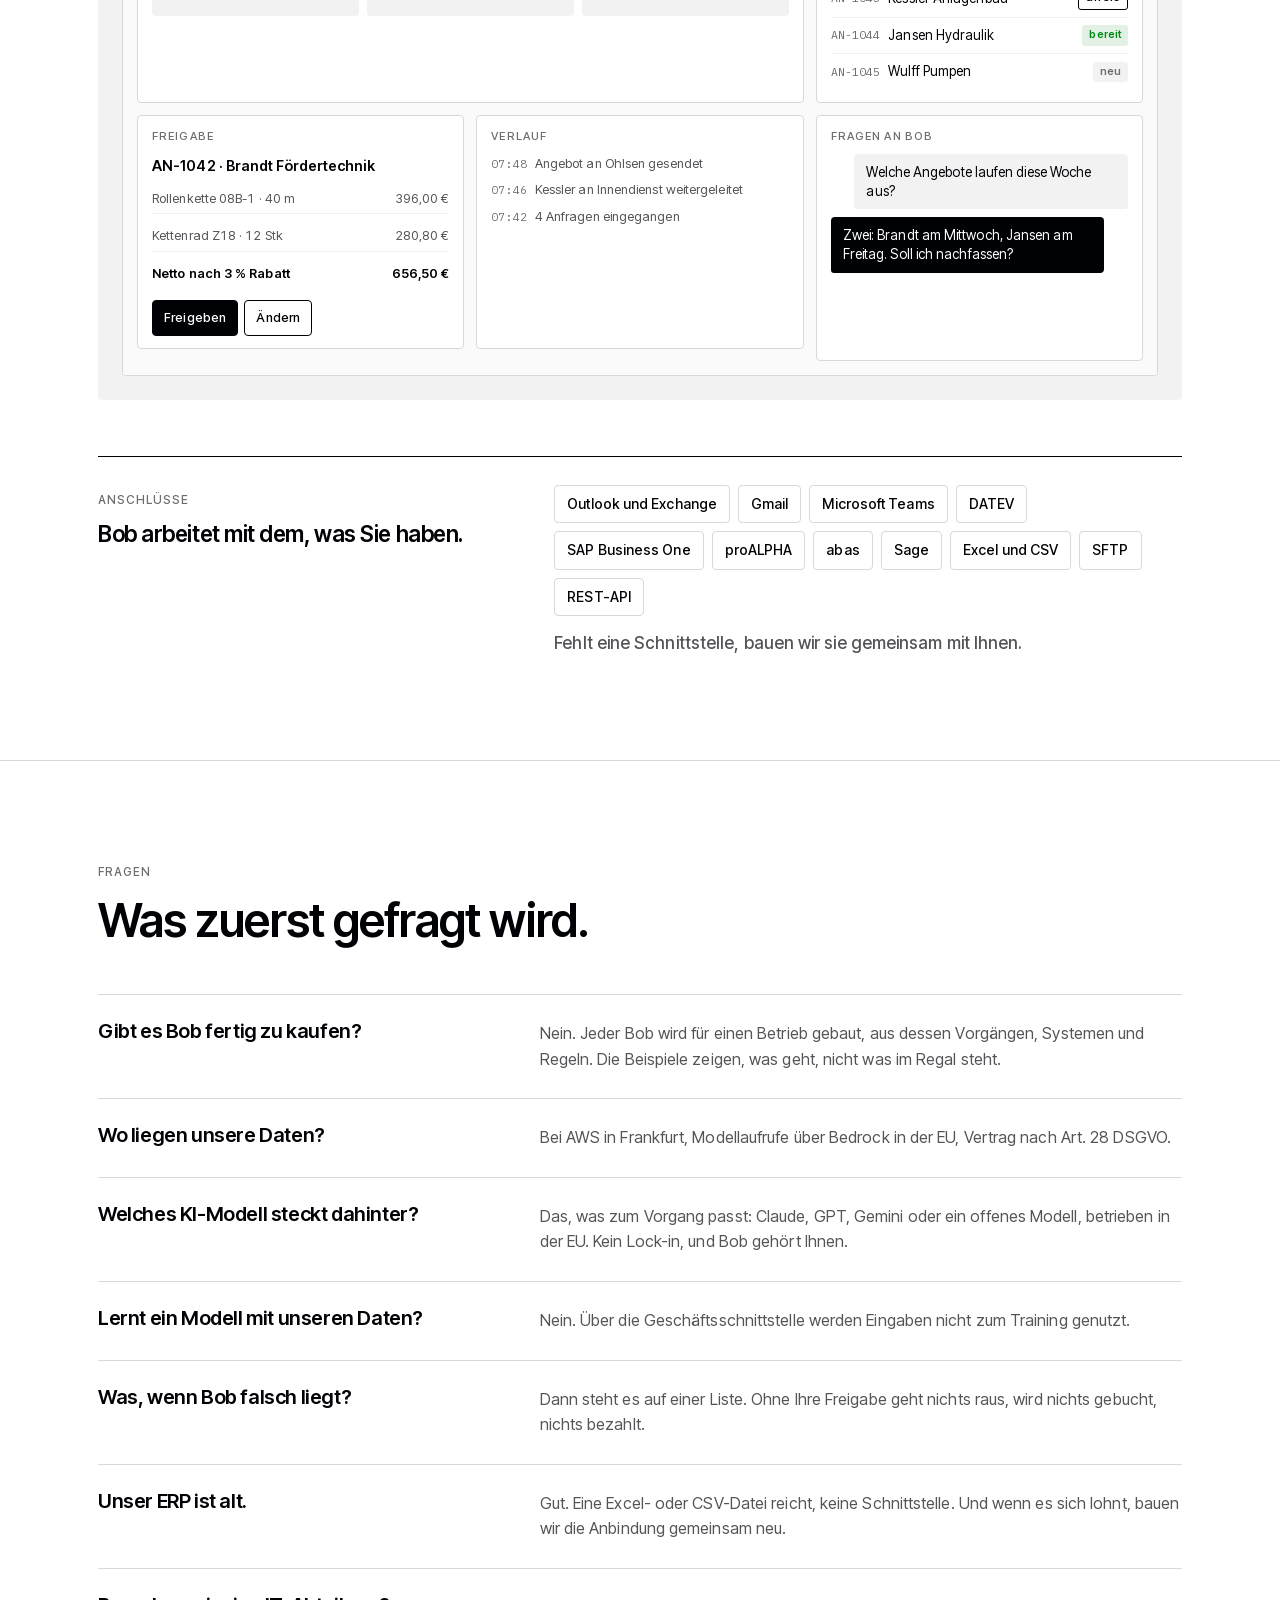
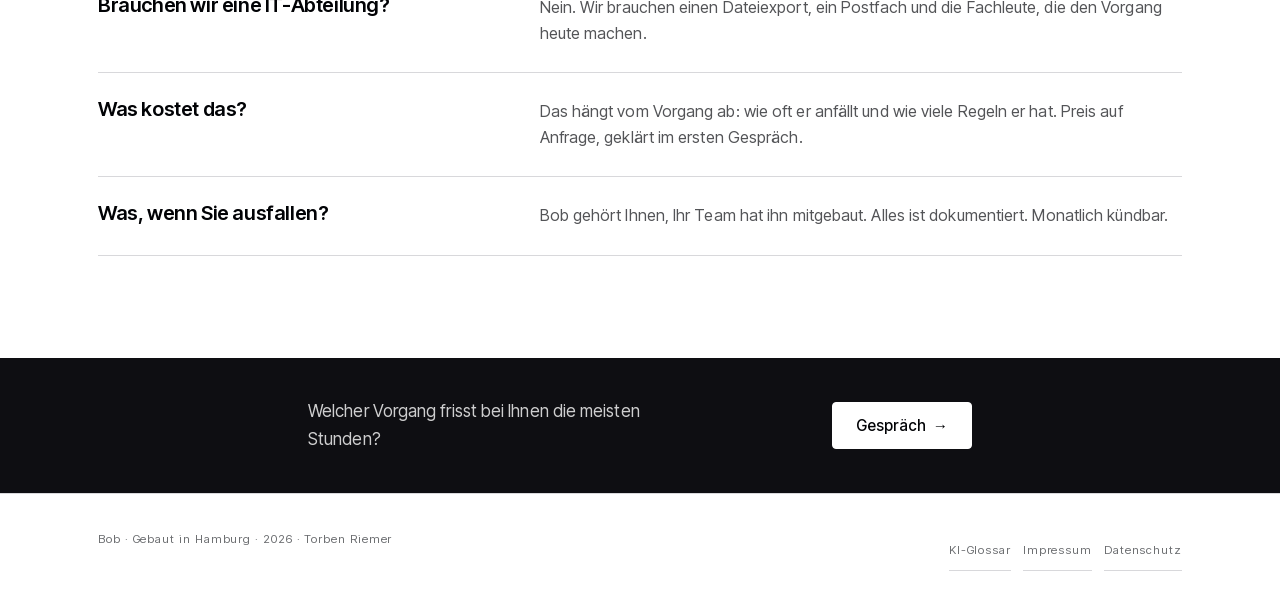
<file: agenten.html>
<!doctype html>
<html lang="de">
<head>
<meta charset="utf-8">
<link rel="icon" href="favicon.svg" type="image/svg+xml">
<link rel="icon" href="icon-32.png" sizes="32x32" type="image/png">
<link rel="apple-touch-icon" href="icon-180.png">
<meta name="theme-color" content="#FFFFFF">
<link rel="canonical" href="https://torbenbob.github.io/ai/agenten.html">
<meta property="og:type" content="website">
<meta property="og:locale" content="de_DE">
<meta property="og:site_name" content="Bob">
<meta property="og:title" content="Agenten · Bob">
<meta property="og:description" content="Individuell gebaute KI-Agenten für Ihr Unternehmen. Drei Wirkungsbereiche: Eingang verarbeiten, prüfen und abgleichen, Termine überwachen. Dazu Antworten auf die häufigsten Fragen.">
<meta property="og:url" content="https://torbenbob.github.io/ai/agenten.html">
<meta property="og:image" content="https://torbenbob.github.io/ai/og.png">
<meta property="og:image:width" content="1200">
<meta property="og:image:height" content="630">
<meta name="twitter:card" content="summary_large_image">
<meta name="viewport" content="width=device-width,initial-scale=1,viewport-fit=cover">
<title>Agenten · Bob</title>
<meta name="description" content="Individuell gebaute KI-Agenten für Ihr Unternehmen. Drei Wirkungsbereiche: Eingang verarbeiten, prüfen und abgleichen, Termine überwachen. Dazu Antworten auf die häufigsten Fragen.">
<link rel="stylesheet" href="fonts/fonts.css">
<link rel="stylesheet" href="site.css?v=20261027123641">

</head>
<body>
<header class="top">
  <div class="wrap">
    <a class="brand" href="index.html"><span class="mark">Bob</span><span class="tag">KI-Agenten für Ihr Unternehmen</span></a>
    <nav aria-label="Hauptnavigation">
      <a href="index.html">Start</a>
      <a href="agenten.html" class="on" aria-current="page">Agenten</a>
      <a href="dashboards.html">Dashboards</a>
      <a href="wissen.html">Wissen</a>
      <a href="team.html">Team</a>
    </nav>
    <a class="btn arrow" href="index.html#kontakt">Gespräch</a>
  </div>
</header>
<script>(function(){var h=document.querySelector('header.top');if(!h)return;function f(){document.documentElement.style.setProperty('--header-h',h.offsetHeight+'px');}f();window.addEventListener('resize',f);if('ResizeObserver' in window)new ResizeObserver(f).observe(h);})();</script>
<main>
<div class="page-head"><div class="wrap">
  <span class="eyebrow">Agenten</span>
  <h1>So kommt Bob in Ihr Unternehmen.</h1>
  <p class="lede">Vier Phasen. Alles zusammen dauert Tage, nicht Monate.</p>
</div></div>
<section class="proc-sec" style="border-top:0;padding-top:0"><div class="wrap">
  <div class="proc" id="proc">
    <svg class="proc-svg" viewBox="0 0 1200 220" role="img" aria-label="Vier Phasen: Erkennen, Analysieren, Implementieren, Begleiten">
      <defs><linearGradient id="fadeR" x1="0" x2="1"><stop offset="0" stop-color="currentColor" stop-opacity="1"/><stop offset="1" stop-color="currentColor" stop-opacity="0"/></linearGradient></defs>
      <g class="seg" data-p="0">
        <path pathLength="1" d="M0,22 C140,22 220,82 300,110"/>
        <path pathLength="1" d="M0,64 C150,64 230,96 300,110"/>
        <path pathLength="1" d="M0,156 C150,156 230,124 300,110"/>
        <path pathLength="1" d="M0,198 C140,198 220,138 300,110"/>
        <path pathLength="1" d="M0,110 L300,110" class="thin" id="pp0"/>
      </g>
      <g class="seg" data-p="1">
        <path pathLength="1" d="M300,110 L600,110" id="pp1"/>
        <circle class="ico" cx="400" cy="110" r="13"/><path class="glyph" d="M396,103 L405,110 L396,117 Z"/>
        <circle class="ico" cx="510" cy="110" r="13"/><path class="glyph tick" d="M504,110 L508.5,114.5 L516,106"/>
      </g>
      <g class="seg" data-p="2">
        <path pathLength="1" d="M600,110 Q637.5,84 675,110 T750,110 T825,110 T900,110" id="pp2"/>
        <path pathLength="1" d="M600,110 Q637.5,136 675,110 T750,110 T825,110 T900,110"/>
      </g>
      <g class="seg" data-p="3">
        <path pathLength="1" d="M900,110 L944,110 L958,74 L972,146 L984,110 L1200,110" stroke="url(#fadeR)" id="pp3"/>
      </g>
      <g class="nodes"><circle cx="300" cy="110" r="6"/><circle cx="600" cy="110" r="6"/><circle cx="900" cy="110" r="6"/></g>
      <circle class="pulse" r="5"><animateMotion id="pm" dur="3s" repeatCount="indefinite"><mpath href="#pp1"/></animateMotion></circle>
    </svg>
    <div class="proc-tabs" role="tablist">
      <button type="button" role="tab" data-p="0"><span>01</span>Erkennen</button>
      <button type="button" role="tab" data-p="1"><span>02</span>Analysieren</button>
      <button type="button" role="tab" data-p="2"><span>03</span>Implementieren</button>
      <button type="button" role="tab" data-p="3"><span>04</span>Begleiten</button>
    </div>
    <div class="proc-body">
      <div class="proc-l"><h2 id="proc-h"></h2><p id="proc-t"></p></div>
      <div class="proc-r"><h3 id="proc-rh"></h3><p id="proc-rt"></p><a class="more arrow" id="proc-cta" href="index.html#kontakt"></a><span class="proc-tag" id="proc-tag"></span></div>
    </div>
  </div>
</div></section>

<section><div class="wrap">
<div class="sec-head"><span class="eyebrow">Drei Wirkungsbereiche</span><h2>Kein Bob gleicht dem anderen.</h2><p class="lede">Jeden Bob bauen wir für ein Unternehmen: um dessen Vorgänge, Systeme und Regeln. Drei Bereiche, in denen das fast überall wirkt. Entscheiden bleibt immer bei Ihren Leuten.</p></div>
<div class="ags">
  <article class="ag" id="eingang">
    <div class="ag-copy">
      <div class="tagline"><span class="n">01</span><span class="pill">Häufigster Einstieg</span></div>
      <h2>Eingang verarbeiten.</h2>
      <ul><li>Liest, was reinkommt: Anfragen, Bestellungen, Reklamationen, Bewerbungen</li><li>Egal in welcher Form: Mail, PDF, Excel-Liste, Formular</li><li>Ordnet zu, holt die Daten dazu und bereitet die Antwort vor</li></ul>
      <span class="keep"><b>Bleibt bei Ihnen</b>Jede Zusage, jeder Versand</span>
      <span class="facts">Quellen: Postfächer, Ordner, Portale · Daten aus: ERP, Preislisten, Stammdaten</span>
      <a class="more arrow" href="index.html#demo" style="align-self:flex-start">In der Demo ausprobieren</a>
    </div>
    <div class="ag-mock"><div class="mock" data-anim="chat" aria-hidden="true"><div class="mock-bar"><b></b><strong>Bob · Vertrieb</strong><span style="margin-left:auto">Anfrage zu Angebot</span></div>
<div class="chat">
  <div class="msg in"><span class="who">Ohlsen Maschinenbau · 07:42</span><p>Bitte um Angebot: 50 Flansche DN80 PN16, 200 O-Ringe 32×3, 20 Kugelhähne DN50. Liefertermin KW 47.</p></div>
  <div class="msg bob"><span class="who">Bob · Entwurf · 07:48</span><p><span class="dots"><i></i><i></i><i></i></span>Angebot über drei Positionen, 2.319,90 € netto inklusive 5 % Rabatt. Flansche und O-Ringe KW 47, Kugelhähne KW 48.</p><span class="att">Angebot_AN-1041.pdf</span></div>
  <div class="msg sys"><span>6 Minuten · Freigabe durch den Innendienst</span></div>
</div>
<div class="mock-foot"><span><span class="ph0">Bob liest die Anfrage …</span><span class="ph1">Angebot wartet auf Freigabe</span></span><span class="dm-btn ok">Freigeben und senden</span></div></div></div>
  </article>
  <article class="ag" id="pruefen">
    <div class="ag-copy">
      <div class="tagline"><span class="n">02</span><span class="pill">Läuft im eigenen Betrieb</span></div>
      <h2>Prüfen und abgleichen.</h2>
      <ul><li>Dokument gegen Daten: Rechnung gegen Bestellung, Bestätigung gegen Auftrag</li><li>Pflichtangaben, Dubletten, Preise und Mengen kontrollieren</li><li>Jede Abweichung auf einer Liste, mit Vorschlag</li></ul>
      <span class="keep"><b>Bleibt bei Ihnen</b>Buchung, Zahlung, jede Entscheidung bei Abweichung</span>
      <span class="facts">Quellen: Rechnungs- und Einkaufspostfach · Abgleich mit: ERP, Wareneingang, DATEV</span>
    </div>
    <div class="ag-mock"><div class="mock" data-anim="inv" aria-hidden="true"><div class="mock-bar"><b></b><strong>Bob · Buchhaltung</strong><span style="margin-left:auto"><span class="ph0">Rechnung wird geprüft</span><span class="ph1">Rechnung geprüft</span></span></div>
<div class="inv">
  <div class="inv-paper"><i class="scan"></i>
    <div class="inv-top"><b>Dichtungen Kühn GmbH</b><span>Rechnung RE 4471 · 22.10.2026</span></div>
    <div class="inv-line"><span>O-Ring 32×3 NBR · 2.000 Stk</span><span class="hl">2,49 €</span><span>4.980,00 €</span></div>
    <div class="inv-line"><span>Bestellung 4500-2223</span><span></span><span></span></div>
    <div class="inv-sum"><span>Netto</span><span>4.980,00 €</span></div>
    <div class="inv-sum"><span>USt. 19 %</span><span>946,20 €</span></div>
    <div class="inv-sum t"><span>Brutto</span><span>5.926,20 €</span></div>
  </div>
  <ul class="inv-checks">
    <li class="ok">Pflichtangaben vollständig</li>
    <li class="ok">Bestellung gefunden</li>
    <li class="no">Preis 2,49 statt 2,41 €</li>
    <li class="ok">Keine Dublette</li>
    <li class="info">Konto 3400 · 19 % Vorsteuer</li>
  </ul>
</div>
<div class="mock-foot"><span><span class="ph0">Bob liest RE 4471 …</span><span class="ph1">Rückfrage zum Preis vorbereitet</span></span><span class="dm-btn ok">Prüfen</span></div></div></div>
  </article>
  <article class="ag" id="termine">
    <div class="ag-copy">
      <div class="tagline"><span class="n">03</span></div>
      <h2>Termine und Zusagen überwachen.</h2>
      <ul><li>Liefertermine, offene Angebote, Fristen und Rückstände im Blick</li><li>Fasst nach, erinnert, eskaliert nach Ihren Regeln</li><li>Eine Liste jeden Morgen: Was kippt, bevor es kippt</li></ul>
      <span class="keep"><b>Bleibt bei Ihnen</b>Jede Mahnung, jede Eskalation</span>
      <span class="facts">Quellen: Bestellungen, Angebote, Kalender · Abgleich mit: ERP, Lieferantenzusagen</span>
    </div>
    <div class="ag-mock"><div class="mock" data-anim="gantt" aria-hidden="true"><div class="mock-bar"><b></b><strong>Bob · Einkauf</strong><span style="margin-left:auto">Liefertermine KW 45 bis 48</span></div>
<div class="gantt">
  <div class="g-head"><span></span><span>KW 45</span><span>KW 46</span><span>KW 47</span><span>KW 48</span></div>
  <div class="g-row"><span class="g-n">Härterei Nord</span><i class="g-bar ok" style="grid-column:2/3"></i></div>
  <div class="g-row"><span class="g-n">Stahl Peters</span><i class="g-ghost" style="grid-column:2/3"></i><i class="g-bar bad mv" style="grid-column:4/5"><em>+12 Tage</em></i></div>
  <div class="g-row"><span class="g-n">Hydraulik Lenz</span><i class="g-bar ok" style="grid-column:3/4"></i></div>
  <div class="g-row"><span class="g-n">Guss Meyer</span><i class="g-bar part" style="grid-column:3/4"><em>100 von 120</em></i></div>
  <div class="g-row"><span class="g-n">Dichtungen Kühn</span><i class="g-bar ok" style="grid-column:2/4"></i></div>
  <div class="g-legend"><span><i class="g-ghost s"></i>bestellt</span><span><i class="g-bar ok s"></i>bestätigt</span><span><i class="g-bar bad s"></i>verschoben</span></div>
</div>
<div class="mock-foot"><span><span class="ph0">Bob gleicht 5 Auftragsbestätigungen ab …</span><span class="ph1">Rückfrage an Stahl Peters liegt bereit</span></span><span class="dm-btn ok">Freigeben</span></div></div></div>
  </article>
</div>
</div></section>
<section id="bauen"><div class="wrap">
  <div class="sec-head"><span class="eyebrow">Ihr Bob</span><h2>Wir bauen Ihren Agenten. Nur für Sie.</h2><p class="lede">Die Beispiele zeigen, was geht. Ihr Bob entsteht aus Ihren Vorgängen: Wir bauen ihn gemeinsam mit Ihrem Team, zugeschnitten auf Ihre Abläufe, Systeme und Regeln.</p></div>
  <div class="bld">
    <div class="bld-copy">
      <span class="bld-k">Was wir für Sie zuschneiden</span>
      <ol class="bld-list">
        <li><b>Ihr Vorgang</b><span>So, wie er bei Ihnen wirklich läuft, mit allen Sonderfällen.</span></li>
        <li><b>Ihre Systeme</b><span>Postfach, ERP, DATEV, Teams oder eine Excel-Liste.</span></li>
        <li><b>Ihre Regeln</b><span>Wann Bob selbst handelt, wann er fragt, wer freigibt.</span></li>
        <li><b>Ihre Sprache</b><span>Ihre Vorlagen, Ihre Formulierungen, Ihr Ton gegenüber Kunden.</span></li>
      </ol>
      <ul class="bld-facts"><li>Gehört Ihnen</li><li>Dokumentiert</li><li>Tage, nicht Monate</li></ul>
      <div class="bld-cta"><p>Welcher Vorgang ist es bei Ihnen?</p><a class="btn arrow" href="index.html#kontakt">Ihren Bob besprechen</a></div>
    </div>
    <div class="bld-card" id="bld" aria-live="polite">
      <div class="bld-top"><span class="bld-t">Bauplan</span><span class="bld-co" id="bld-co"></span></div>
      <dl class="bld-spec" id="bld-spec"></dl>
      <div class="bld-foot"><span class="bld-stamp" id="bld-stamp">bereit für den Parallelbetrieb</span><span class="bld-dots" id="bld-dots" role="tablist" aria-label="Beispiele"></span></div>
    </div>
  </div>
  <p class="bld-note">Beispiele. Firmen und Werte sind erfunden.</p>
</div></section>
<section id="oberflaeche"><div class="wrap">
  <div class="ui-head">
    <div><span class="eyebrow">Wo Bob arbeitet</span><h2>Wenn eine Mail nicht reicht: Ihre <u>eigene</u> Oberfläche.</h2></div>
    <p class="lede">Meist reicht der Weg, den Ihre Leute schon nutzen: Bob schreibt ins Postfach, in Teams oder direkt ins ERP. Arbeiten mehrere Menschen und Bob an derselben Sache, bauen wir Ihnen eine eigene Oberfläche, nur aus den Teilen, die der Vorgang braucht.</p>
  </div>
  <div class="ui" id="ui">
    <div class="ui-bar">
      <div class="ui-chips" role="group" aria-label="Bausteine ein- und ausschalten">
        <button type="button" data-b="liste" class="on">Liste</button>
        <button type="button" data-b="freigabe" class="on">Freigabe</button>
        <button type="button" data-b="kennzahlen" class="on">Kennzahlen</button>
        <button type="button" data-b="verlauf" class="on">Verlauf</button>
        <button type="button" data-b="formular">Formular</button>
        <button type="button" data-b="tabelle">Tabelle</button>
        <button type="button" data-b="fragen" class="on">Fragen an Bob</button>
      </div>
      <span class="ui-count" id="ui-count">5 von 7 Bausteinen aktiv</span>
    </div>
    <div class="ui-win">
      <div class="ui-title"><div><b>Angebote</b><span>Woche 44 · Vertrieb</span></div><span class="ui-team"><i>AK</i><i>MS</i><i>TR</i>3 im Team</span></div>
      <div class="ui-grid">
        <div class="ui-p" data-b="kennzahlen" style="grid-area:k"><span class="ui-h">Kennzahlen</span><div class="ui-k"><div><small>Offen</small><b>4</b></div><div><small>Versendet</small><b>12</b></div><div><small>Ø Antwortzeit</small><b>9 Min</b></div></div></div>
        <div class="ui-p" data-b="liste" style="grid-area:l"><span class="ui-h">Offene Anfragen</span><ul class="ui-l"><li><span>AN-1042</span>Brandt Fördertechnik<em class="ok">bereit</em></li><li><span>AN-1043</span>Kessler Anlagenbau<em class="esc">an Sie</em></li><li><span>AN-1044</span>Jansen Hydraulik<em class="ok">bereit</em></li><li><span>AN-1045</span>Wulff Pumpen<em>neu</em></li></ul></div>
        <div class="ui-p" data-b="freigabe" style="grid-area:f"><span class="ui-h">Freigabe</span><b class="ui-f">AN-1042 · Brandt Fördertechnik</b><div class="ui-row"><span>Rollenkette 08B-1 · 40 m</span><span>396,00 €</span></div><div class="ui-row"><span>Kettenrad Z18 · 12 Stk</span><span>280,80 €</span></div><div class="ui-row t"><span>Netto nach 3 % Rabatt</span><span>656,50 €</span></div><div class="ui-act"><span class="dm-btn ok">Freigeben</span><span class="dm-btn">Ändern</span></div></div>
        <div class="ui-p" data-b="tabelle" style="grid-area:t"><span class="ui-h">Tabelle · Preisliste</span><div class="ui-row"><span>40-1210 Rollenkette</span><span>9,90 €/m</span></div><div class="ui-row"><span>40-2218 Kettenrad Z18</span><span>23,40 €</span></div><div class="ui-row"><span>50-1212 Schlauch 2SN</span><span>14,60 €/m</span></div></div>
        <div class="ui-p" data-b="formular" style="grid-area:o"><span class="ui-h">Formular · Anfrage per Telefon</span><label>Kunde<span class="ui-in">Wulff Pumpen</span></label><label>Artikel und Menge<span class="ui-in">Gleitringdichtung 35 mm · 30 Stk</span></label></div>
        <div class="ui-p" data-b="verlauf" style="grid-area:v"><span class="ui-h">Verlauf</span><ol class="ui-v"><li><time>07:48</time>Angebot an Ohlsen gesendet</li><li><time>07:46</time>Kessler an Innendienst weitergeleitet</li><li><time>07:42</time>4 Anfragen eingegangen</li></ol></div>
        <div class="ui-p" data-b="fragen" style="grid-area:c"><span class="ui-h">Fragen an Bob</span><div class="ui-q me">Welche Angebote laufen diese Woche aus?</div><div class="ui-q bob">Zwei: Brandt am Mittwoch, Jansen am Freitag. Soll ich nachfassen?</div></div>
      </div>
    </div>
  </div>
  <div class="conn">
    <div><span class="eyebrow">Anschlüsse</span><h3>Bob arbeitet mit dem, was Sie haben.</h3></div>
    <div><ul class="conn-l"><li>Outlook und Exchange</li><li>Gmail</li><li>Microsoft Teams</li><li>DATEV</li><li>SAP Business One</li><li>proALPHA</li><li>abas</li><li>Sage</li><li>Excel und CSV</li><li>SFTP</li><li>REST-API</li></ul><p>Fehlt eine Schnittstelle, bauen wir sie gemeinsam mit Ihnen.</p></div>
  </div>
</div></section>
<section id="fragen">
  <div class="wrap">
    <div class="sec-head"><span class="eyebrow">Fragen</span><h2>Was zuerst gefragt wird.</h2></div>
    <div class="faq">
      <div class="qa"><h3>Gibt es Bob fertig zu kaufen?</h3><p>Nein. Jeder Bob wird für einen Betrieb gebaut, aus dessen Vorgängen, Systemen und Regeln. Die Beispiele zeigen, was geht, nicht was im Regal steht.</p></div>
      <div class="qa"><h3>Wo liegen unsere Daten?</h3><p>Bei AWS in Frankfurt, Modellaufrufe über Bedrock in der EU, Vertrag nach Art. 28 DSGVO.</p></div>
      <div class="qa"><h3>Welches KI-Modell steckt dahinter?</h3><p>Das, was zum Vorgang passt: Claude, GPT, Gemini oder ein offenes Modell, betrieben in der EU. Kein Lock-in, und Bob gehört Ihnen.</p></div>
      <div class="qa"><h3>Lernt ein Modell mit unseren Daten?</h3><p>Nein. Über die Geschäftsschnittstelle werden Eingaben nicht zum Training genutzt.</p></div>
      <div class="qa"><h3>Was, wenn Bob falsch liegt?</h3><p>Dann steht es auf einer Liste. Ohne Ihre Freigabe geht nichts raus, wird nichts gebucht, nichts bezahlt.</p></div>
      <div class="qa"><h3>Unser ERP ist alt.</h3><p>Gut. Eine Excel- oder CSV-Datei reicht, keine Schnittstelle. Und wenn es sich lohnt, bauen wir die Anbindung gemeinsam neu.</p></div>
      <div class="qa"><h3>Brauchen wir eine IT-Abteilung?</h3><p>Nein. Wir brauchen einen Dateiexport, ein Postfach und die Fachleute, die den Vorgang heute machen.</p></div>
      <div class="qa"><h3>Was kostet das?</h3><p>Das hängt vom Vorgang ab: wie oft er anfällt und wie viele Regeln er hat. Preis auf Anfrage, geklärt im ersten Gespräch.</p></div>
      <div class="qa"><h3>Was, wenn Sie ausfallen?</h3><p>Bob gehört Ihnen, Ihr Team hat ihn mitgebaut. Alles ist dokumentiert. Monatlich kündbar.</p></div>
    </div>
  </div>
</section>
</main>
<section class="cta-strip"><div class="wrap"><p>Welcher Vorgang frisst bei Ihnen die meisten Stunden?</p><a class="btn arrow" href="index.html#kontakt">Gespräch</a></div></section>
<footer>
  <div class="wrap">
    <div class="legal">
      <span>Bob · Gebaut in Hamburg · 2026 · Torben Riemer</span>
      <span><a href="glossar.html">KI-Glossar</a> &nbsp; <a href="impressum.html">Impressum</a> &nbsp; <a href="datenschutz.html">Datenschutz</a></span>
    </div>
  </div>
</footer>
<script>(function(){
  var P=[
    {h:'Der eine Vorgang, der sich lohnt.',t:'Zwanzig Minuten am Telefon. Wir fangen nicht bei der Technik an, sondern bei Ihrer GuV: Wo kostet ein Vorgang Stunden, wo bleibt Umsatz liegen?',rh:'Ein Vorgang, ein Effekt.',rt:'Sie wissen danach, wo Bob ansetzt und was er bringen soll, in Stunden oder in Euro.',cta:'Gespräch vereinbaren',tag:'20 Minuten'},
    {h:'Gemeinsam analysieren.',t:'Wir gehen Ihre Vorgänge mit den Leuten durch, die sie heute machen: Welche übernimmt ein Agent ganz, wo unterstützt er nur? Daraus wählen wir den ersten Fall und testen ihn an echten Vorgängen aus Ihrem Haus.',rh:'Eine Liste, die Sie prüfen können.',rt:'Die Vorgänge, der erwartete Effekt in Stunden oder Euro, und der Fall, mit dem wir anfangen.',cta:'Gespräch vereinbaren',tag:'gemeinsam bei Ihnen'},
    {h:'Implementieren, mit Ihrem Team.',t:'Wir bauen Bob mit den Leuten ein, die den Vorgang heute machen, und schließen ihn an Ihre Systeme an. Erst läuft er neben dem bisherigen Ablauf, dann im Alltag.',rh:'Bob im Alltag.',rt:'Ihr Team gibt frei, Bob erledigt den Rest. Das dauert Tage, nicht Monate.',cta:'Gespräch vereinbaren',tag:'Preis auf Anfrage'},
    {h:'Wir bleiben dran.',t:'Wir überwachen Bob laufend und testen ihn jeden Tag automatisch. Neue Lieferanten, neue Regeln, ein umbenanntes Postfach: Wir ziehen nach.',rh:'Ein Bericht pro Monat.',rt:'Der vereinbarte Effekt gegen das Ergebnis, für die Geschäftsführung.',cta:'Gespräch vereinbaren',tag:'laufend · monatlich kündbar'}
  ];
  var root=document.getElementById('proc'); if(!root) return;
  var segs=root.querySelectorAll('.seg'), tabs=root.querySelectorAll('.proc-tabs button');
  var $=function(id){return document.getElementById(id);};
  function set(i){
    [].forEach.call(segs,function(g){g.classList.toggle('on',+g.getAttribute('data-p')===i);g.classList.toggle('past',+g.getAttribute('data-p')<i);});
    [].forEach.call(tabs,function(b){var on=+b.getAttribute('data-p')===i;b.classList.toggle('on',on);b.setAttribute('aria-selected',on?'true':'false');});
    var p=P[i];$('proc-h').textContent=p.h;$('proc-t').textContent=p.t;$('proc-rh').textContent=p.rh;$('proc-rt').textContent=p.rt;$('proc-cta').textContent=p.cta;$('proc-tag').textContent=p.tag;
    var body=root.querySelector('.proc-body');body.classList.remove('swap');void body.offsetWidth;body.classList.add('swap');
    cur=i;
    var mp=root.querySelector('mpath');if(mp){mp.setAttribute('href','#pp'+i);mp.setAttributeNS('http://www.w3.org/1999/xlink','href','#pp'+i);var am=document.getElementById('pm');if(am&&am.beginElement){try{am.beginElement();}catch(e){}}}
  }
  var cur=0,auto=null,touched=false;
  var reduce=window.matchMedia&&window.matchMedia('(prefers-reduced-motion: reduce)').matches;
  function autoStart(){if(auto||touched||reduce)return;auto=setInterval(function(){set((cur+1)%P.length);},4200);}
  function autoStop(){clearInterval(auto);auto=null;}
  function touch(){touched=true;autoStop();}
  [].forEach.call(tabs,function(b){b.addEventListener('click',function(){touch();set(+b.getAttribute('data-p'));});});
  [].forEach.call(segs,function(g){g.addEventListener('click',function(){touch();set(+g.getAttribute('data-p'));});});
  set(0);
  if('IntersectionObserver' in window){new IntersectionObserver(function(es){if(es[0].isIntersecting){if(!root.classList.contains('drawn')){root.classList.add('drawn');setTimeout(autoStart,2600);}else autoStart();}else autoStop();},{threshold:.3}).observe(root);}else{root.classList.add('drawn');setTimeout(autoStart,2600);}
})();

(function(){var ui=document.getElementById('ui');if(!ui)return;var chips=ui.querySelectorAll('.ui-chips button'),cnt=document.getElementById('ui-count');
function sync(){var on=0;[].forEach.call(chips,function(c){var b=c.getAttribute('data-b'),a=c.classList.contains('on');if(a)on++;c.setAttribute('aria-pressed',a?'true':'false');var p=ui.querySelector('.ui-p[data-b="'+b+'"]');if(p)p.hidden=!a;});cnt.textContent=on+' von 7 Bausteinen aktiv';ui.setAttribute('data-n',on);}
[].forEach.call(chips,function(c){c.addEventListener('click',function(){var n=ui.querySelectorAll('.ui-chips button.on').length;if(c.classList.contains('on')&&n<=1)return;c.classList.toggle('on');sync();});});sync();})();
(function(){
  var B=[
    {co:'Hydraulik GmbH · 120 Mitarbeitende',rows:[['Aufgabe','Reklamationen aufnehmen und beantworten'],['Liest','service@ und Kundenportal'],['Daten aus','ERP-Aufträge, Seriennummern-Liste'],['Regeln','Garantie bis 24 Monate selbst prüfen, Kulanz an den Innendienst'],['Freigabe','Innendienst, jede Antwort'],['Schreibt in','Teams-Kanal Service, Notiz im ERP'],['Ziel','Antwort in 2 Stunden statt 2 Tagen']]},
    {co:'Bauunternehmen · 80 Mitarbeitende',rows:[['Aufgabe','Nachunternehmer-Rechnungen prüfen'],['Liest','rechnung@, PDF und Papier-Scan'],['Daten aus','Aufmaß, Auftragsliste in Excel'],['Regeln','Mengen gegen Aufmaß, Abzug bei Abweichung über 2 %'],['Freigabe','Bauleitung, dann Buchhaltung'],['Schreibt in','DATEV-Export, Liste für die Bauleitung'],['Ziel','Keine Rechnung über Aufmaß bezahlt']]},
    {co:'Großhandel · 200 Mitarbeitende',rows:[['Aufgabe','Offene Angebote nachfassen'],['Liest','Angebote im ERP, Antworten im Postfach'],['Daten aus','ERP, Kundenhistorie'],['Regeln','Nach 5 Tagen erinnern, ab 10.000 € an den Vertrieb'],['Freigabe','Vertrieb, jede Erinnerung über 10.000 €'],['Schreibt in','Mail-Entwurf, Aufgabe im CRM'],['Ziel','Kein Angebot läuft still aus']]}
  ];
  var $=function(id){return document.getElementById(id);};
  var root=$('bld'); if(!root) return;
  var reduce=window.matchMedia&&window.matchMedia('(prefers-reduced-motion: reduce)').matches;
  var cur=0,timer=null,touched=false,run=0;
  $('bld-dots').innerHTML=B.map(function(b,i){return '<button type="button" role="tab" aria-label="Beispiel '+(i+1)+'" data-i="'+i+'"></button>';}).join('');
  var dots=$('bld-dots').querySelectorAll('button');
  function show(i,animate){cur=i;var b=B[i],my=++run;
    [].forEach.call(dots,function(d,k){d.classList.toggle('on',k===i);d.setAttribute('aria-selected',k===i?'true':'false');});
    $('bld-co').textContent=b.co;
    $('bld-spec').innerHTML=b.rows.map(function(r){return '<div class="bld-row"><dt>'+r[0]+'</dt><dd></dd></div>';}).join('');
    var dd=$('bld-spec').querySelectorAll('dd'),rows=$('bld-spec').querySelectorAll('.bld-row'),st=$('bld-stamp');
    st.classList.remove('on');
    if(!animate||reduce){[].forEach.call(dd,function(d,k){d.textContent=b.rows[k][1];rows[k].classList.add('on');});st.classList.add('on');return;}
    var k=0;(function next(){if(my!==run)return;if(k>=dd.length){st.classList.add('on');return;}
      var t=b.rows[k][1],n=0,el=dd[k];rows[k].classList.add('on');
      (function type(){if(my!==run)return;n+=2;el.textContent=t.slice(0,n);if(n<t.length)setTimeout(type,18);else{k++;setTimeout(next,160);}})();})();}
  function start(){if(timer||touched||reduce)return;timer=setInterval(function(){show((cur+1)%B.length,true);},9000);}
  function stop(){clearInterval(timer);timer=null;}
  [].forEach.call(dots,function(d){d.addEventListener('click',function(){touched=true;stop();show(+d.getAttribute('data-i'),true);});});
  show(0,false);
  if('IntersectionObserver' in window){var first=true;new IntersectionObserver(function(es){if(es[0].isIntersecting){if(first){first=false;if(!touched)show(0,true);}start();}else stop();},{threshold:.35}).observe(root);}else start();
})();
(function(){
  var reduce=window.matchMedia&&window.matchMedia('(prefers-reduced-motion: reduce)').matches;
  var T={gantt:[[300,'s1'],[900,'s2'],[2700,'s3'],[3700,'fin'],[8200,'end']],
         inv:[[300,'s1'],[600,'s2'],[3000,'s3'],[3600,'fin'],[8600,'end']],
         chat:[[300,'s1'],[1300,'s2'],[3000,'s3'],[3600,'s4'],[4200,'s5'],[4600,'fin'],[9200,'end']]};
  var ALL=['s1','s2','s3','s4','s5','fin','out'];
  [].forEach.call(document.querySelectorAll('.mock[data-anim]'),function(m){
    var tl=T[m.getAttribute('data-anim')]; if(!tl||reduce) return;
    [].forEach.call(m.querySelectorAll('.g-row>.g-bar,.inv-checks li'),function(e,i){e.style.setProperty('--i',i);});
    var timers=[],on=false;
    function clear(){timers.forEach(clearTimeout);timers=[];}
    function reset(){m.classList.add('rs');ALL.forEach(function(c){m.classList.remove(c);});void m.offsetWidth;m.classList.remove('rs');}
    function cycle(){clear();reset();
      tl.forEach(function(st){timers.push(setTimeout(function(){
        if(st[1]==='end'){m.classList.add('out');timers.push(setTimeout(function(){if(on)cycle();},450));}
        else m.classList.add(st[1]);},st[0]));});}
    m.classList.add('anim');
    function vis(){var r=m.getBoundingClientRect();return r.bottom>0&&r.top<(window.innerHeight||document.documentElement.clientHeight);}
    if('IntersectionObserver' in window){new IntersectionObserver(function(es){var v=es[0].isIntersecting;if(v&&!on){on=true;cycle();}else if(!v&&on){on=false;clear();}},{threshold:.4}).observe(m);}
    else{on=true;cycle();}
    function chk(){if(vis()&&!on){on=true;cycle();}}
    chk();window.addEventListener('load',chk);window.addEventListener('scroll',chk,{passive:true});
  });
})();</script>
</body>
</html>
</file>
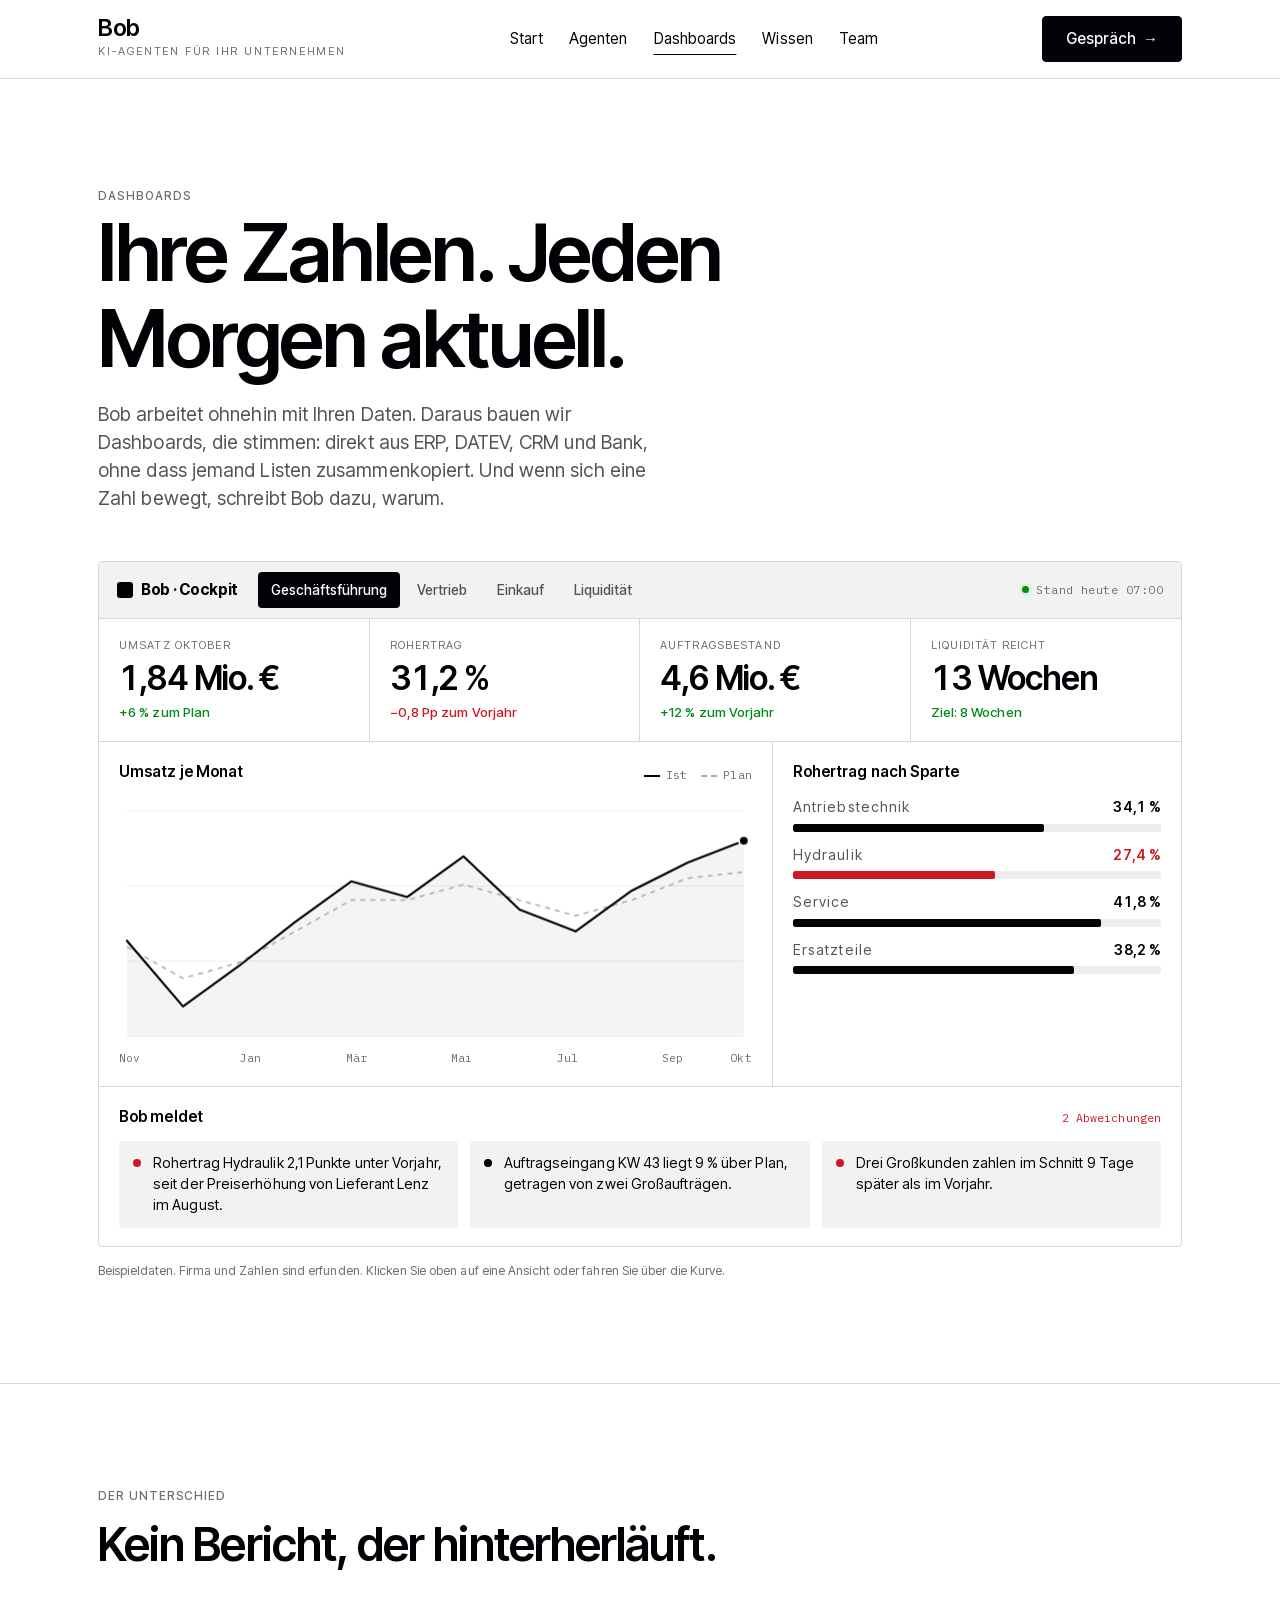
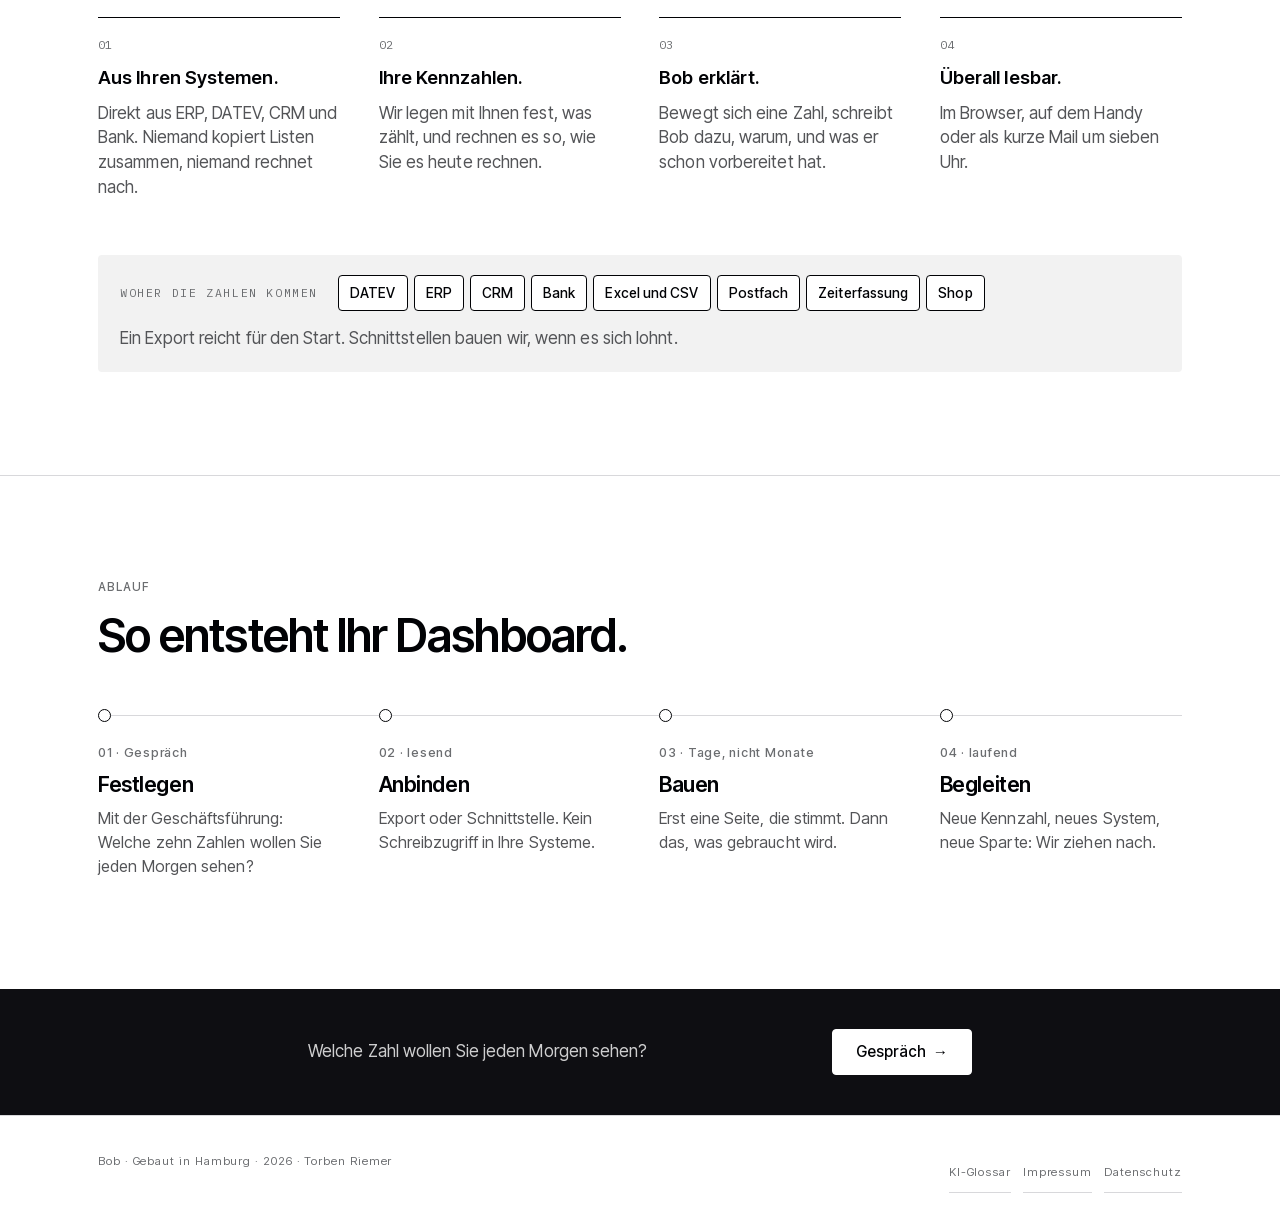
<file: dashboards.html>
<!doctype html>
<html lang="de">
<head>
<meta charset="utf-8">
<link rel="icon" href="favicon.svg" type="image/svg+xml">
<link rel="icon" href="icon-32.png" sizes="32x32" type="image/png">
<link rel="apple-touch-icon" href="icon-180.png">
<meta name="theme-color" content="#FFFFFF">
<link rel="canonical" href="https://torbenbob.github.io/ai/dashboards.html">
<meta property="og:type" content="website">
<meta property="og:locale" content="de_DE">
<meta property="og:site_name" content="Bob">
<meta property="og:title" content="Dashboards · Bob">
<meta property="og:description" content="Dashboards aus Ihren Daten: direkt aus ERP, DATEV, CRM und Bank, jeden Morgen aktuell. Bob erklärt, warum sich eine Zahl bewegt.">
<meta property="og:url" content="https://torbenbob.github.io/ai/dashboards.html">
<meta property="og:image" content="https://torbenbob.github.io/ai/og.png">
<meta property="og:image:width" content="1200">
<meta property="og:image:height" content="630">
<meta name="twitter:card" content="summary_large_image">
<meta name="viewport" content="width=device-width,initial-scale=1,viewport-fit=cover">
<title>Dashboards · Bob</title>
<meta name="description" content="Dashboards aus Ihren Daten: direkt aus ERP, DATEV, CRM und Bank, jeden Morgen aktuell. Bob erklärt, warum sich eine Zahl bewegt.">
<link rel="stylesheet" href="fonts/fonts.css">
<link rel="stylesheet" href="site.css?v=20261027123641">

</head>
<body>
<header class="top">
  <div class="wrap">
    <a class="brand" href="index.html"><span class="mark">Bob</span><span class="tag">KI-Agenten für Ihr Unternehmen</span></a>
    <nav aria-label="Hauptnavigation">
      <a href="index.html">Start</a>
      <a href="agenten.html">Agenten</a>
      <a href="dashboards.html" class="on" aria-current="page">Dashboards</a>
      <a href="wissen.html">Wissen</a>
      <a href="team.html">Team</a>
    </nav>
    <a class="btn arrow" href="index.html#kontakt">Gespräch</a>
  </div>
</header>
<script>(function(){var h=document.querySelector('header.top');if(!h)return;function f(){document.documentElement.style.setProperty('--header-h',h.offsetHeight+'px');}f();window.addEventListener('resize',f);if('ResizeObserver' in window)new ResizeObserver(f).observe(h);})();</script>
<main>
<div class="page-head"><div class="wrap">
  <span class="eyebrow">Dashboards</span>
  <h1>Ihre Zahlen. Jeden Morgen aktuell.</h1>
  <p class="lede">Bob arbeitet ohnehin mit Ihren Daten. Daraus bauen wir Dashboards, die stimmen: direkt aus ERP, DATEV, CRM und Bank, ohne dass jemand Listen zusammenkopiert. Und wenn sich eine Zahl bewegt, schreibt Bob dazu, warum.</p>
</div></div>
<section id="cockpit" style="border-top:0;padding-top:0"><div class="wrap">
  <div class="db" id="db" aria-label="Beispiel-Dashboard mit Kennzahlen, Verlauf und Hinweisen von Bob">
    <div class="db-bar">
      <span class="db-brand"><b></b>Bob · Cockpit</span>
      <div class="db-tabs" id="db-tabs" role="tablist" aria-label="Ansicht"></div>
      <span class="db-live"><i></i>Stand heute 07:00</span>
    </div>
    <div class="db-grid">
      <div class="db-kpis" id="db-kpis"></div>
      <div class="db-card db-line">
        <div class="db-h"><span id="db-lt"></span><span class="db-leg"><i class="a"></i>Ist<i class="b"></i><span id="db-l2"></span></span></div>
        <div class="db-plot" id="db-plot"><svg class="db-svg" id="db-svg" viewBox="0 0 640 250" role="img" aria-label="Verlauf"></svg><div class="db-tip" id="db-tip"><span id="db-tip1"></span><b id="db-tip2"></b></div></div><div class="db-x" id="db-x"></div>
      </div>
      <div class="db-card db-bars"><div class="db-h"><span id="db-bt"></span></div><ul class="db-bl" id="db-bl"></ul></div>
      <div class="db-card db-notes"><div class="db-h"><span>Bob meldet</span><span class="db-cnt" id="db-cnt"></span></div><ul class="db-nl" id="db-nl"></ul></div>
    </div>
  </div>
  <p class="db-note">Beispieldaten. Firma und Zahlen sind erfunden. Klicken Sie oben auf eine Ansicht oder fahren Sie über die Kurve.</p>
</div></section>
<section id="anders"><div class="wrap">
  <div class="sec-head"><span class="eyebrow">Der Unterschied</span><h2>Kein Bericht, der hinterherläuft.</h2></div>
  <ol class="dbf">
    <li><b>Aus Ihren Systemen.</b><span>Direkt aus ERP, DATEV, CRM und Bank. Niemand kopiert Listen zusammen, niemand rechnet nach.</span></li>
    <li><b>Ihre Kennzahlen.</b><span>Wir legen mit Ihnen fest, was zählt, und rechnen es so, wie Sie es heute rechnen.</span></li>
    <li><b>Bob erklärt.</b><span>Bewegt sich eine Zahl, schreibt Bob dazu, warum, und was er schon vorbereitet hat.</span></li>
    <li><b>Überall lesbar.</b><span>Im Browser, auf dem Handy oder als kurze Mail um sieben Uhr.</span></li>
  </ol>
  <div class="dbs">
    <span class="dbs-k">Woher die Zahlen kommen</span>
    <ul class="dbs-l"><li>DATEV</li><li>ERP</li><li>CRM</li><li>Bank</li><li>Excel und CSV</li><li>Postfach</li><li>Zeiterfassung</li><li>Shop</li></ul>
    <p>Ein Export reicht für den Start. Schnittstellen bauen wir, wenn es sich lohnt.</p>
  </div>
</div></section>
<section id="ablauf-db"><div class="wrap">
  <div class="sec-head"><span class="eyebrow">Ablauf</span><h2>So entsteht Ihr Dashboard.</h2></div>
  <ol class="tl">
    <li class="st"><span class="meta">01 · Gespräch</span><h3>Festlegen</h3><p>Mit der Geschäftsführung: Welche zehn Zahlen wollen Sie jeden Morgen sehen?</p></li>
    <li class="st"><span class="meta">02 · lesend</span><h3>Anbinden</h3><p>Export oder Schnittstelle. Kein Schreibzugriff in Ihre Systeme.</p></li>
    <li class="st"><span class="meta">03 · Tage, nicht Monate</span><h3>Bauen</h3><p>Erst eine Seite, die stimmt. Dann das, was gebraucht wird.</p></li>
    <li class="st"><span class="meta">04 · laufend</span><h3>Begleiten</h3><p>Neue Kennzahl, neues System, neue Sparte: Wir ziehen nach.</p></li>
  </ol>
</div></section>
</main>
<section class="cta-strip"><div class="wrap"><p>Welche Zahl wollen Sie jeden Morgen sehen?</p><a class="btn arrow" href="index.html#kontakt">Gespräch</a></div></section>
<footer>
  <div class="wrap">
    <div class="legal">
      <span>Bob · Gebaut in Hamburg · 2026 · Torben Riemer</span>
      <span><a href="glossar.html">KI-Glossar</a> &nbsp; <a href="impressum.html">Impressum</a> &nbsp; <a href="datenschutz.html">Datenschutz</a></span>
    </div>
  </div>
</footer>
<script>(function(){
  var L12=['Nov','Dez','Jan','Feb','Mär','Apr','Mai','Jun','Jul','Aug','Sep','Okt'];
  var V=[
   {k:'Geschäftsführung',
    kpis:[{l:'Umsatz Oktober',v:1.84,d:2,s:' Mio. €',dt:'+6 % zum Plan',ok:1},{l:'Rohertrag',v:31.2,d:1,s:' %',dt:'−0,8 Pp zum Vorjahr',ok:0},{l:'Auftragsbestand',v:4.6,d:1,s:' Mio. €',dt:'+12 % zum Vorjahr',ok:1},{l:'Liquidität reicht',v:13,d:0,s:' Wochen',dt:'Ziel: 8 Wochen',ok:1}],
    line:{t:'Umsatz je Monat',l2:'Plan',lab:L12,a:[1.52,1.31,1.44,1.58,1.71,1.66,1.79,1.62,1.55,1.68,1.77,1.84],b:[1.50,1.40,1.45,1.55,1.65,1.65,1.70,1.65,1.60,1.65,1.72,1.74],d:2,s:' Mio. €'},
    bars:{t:'Rohertrag nach Sparte',d:1,s:' %',max:50,rows:[['Antriebstechnik',34.1,0],['Hydraulik',27.4,1],['Service',41.8,0],['Ersatzteile',38.2,0]]},
    notes:[[1,'Rohertrag Hydraulik 2,1 Punkte unter Vorjahr, seit der Preiserhöhung von Lieferant Lenz im August.'],[0,'Auftragseingang KW 43 liegt 9 % über Plan, getragen von zwei Großaufträgen.'],[1,'Drei Großkunden zahlen im Schnitt 9 Tage später als im Vorjahr.']]},
   {k:'Vertrieb',
    kpis:[{l:'Offene Angebote',v:3.9,d:1,s:' Mio. €',dt:'214 Angebote',ok:1},{l:'Trefferquote',v:34,d:0,s:' %',dt:'+4 Pp zum Vorjahr',ok:1},{l:'Antwort auf Anfragen',v:2.1,d:1,s:' Std.',dt:'vorher 2 Tage',ok:1},{l:'Ohne Nachfassen',v:11,d:0,s:'',dt:'Angebote älter als 10 Tage',ok:0}],
    line:{t:'Auftragseingang je Woche',l2:'Vorjahr',lab:['KW 32','33','34','35','36','37','38','39','40','41','42','KW 43'],a:[380,410,395,450,430,470,520,480,510,545,500,590],b:[360,370,390,400,410,420,430,440,430,450,460,470],d:0,s:' T€'},
    bars:{t:'Angebote nach Stand',d:0,s:'',max:100,rows:[['Neu',46,0],['Nachgefasst',92,0],['In Verhandlung',51,0],['Ohne Antwort',25,1]]},
    notes:[[1,'Elf Angebote über 10.000 € sind seit mehr als zehn Tagen ohne Antwort. Erinnerungen liegen als Entwurf bereit.'],[0,'Angebote, die in unter zwei Stunden rausgehen, gewinnen 41 %. Nach mehr als einem Tag sind es 22 %.'],[1,'Kunde Brandt bestellt seit drei Monaten 30 % weniger. Ein Termin ist vorgeschlagen.']]},
   {k:'Einkauf',
    kpis:[{l:'Liefertreue',v:91,d:0,s:' %',dt:'−3 Pp zum Ziel',ok:0},{l:'Offene Bestellungen',v:486,d:0,s:'',dt:'Wert 2,3 Mio. €',ok:1},{l:'Verzug über 5 Tage',v:17,d:0,s:'',dt:'Positionen, +5 zur Vorwoche',ok:0},{l:'Preisabweichungen',v:6,d:0,s:'',dt:'Bestätigungen, zusammen 4.180 €',ok:0}],
    line:{t:'Liefertreue je Woche',l2:'Ziel',lab:['KW 32','33','34','35','36','37','38','39','40','41','42','KW 43'],a:[95,94,96,93,94,92,93,91,92,90,91,91],b:[95,95,95,95,95,95,95,95,95,95,95,95],d:0,s:' %'},
    bars:{t:'Verzug nach Lieferant, Tage im Schnitt',d:0,s:' Tage',max:15,rows:[['Härterei Nord',12,1],['Hydraulik Lenz',8,1],['Stahl Peters',3,0],['Guss Meyer',2,0],['Dichtungen Kühn',1,0]]},
    notes:[[1,'Härterei Nord liegt seit sechs Wochen im Verzug. Betroffen sind neun Fertigungsaufträge.'],[1,'Sechs Auftragsbestätigungen mit höheren Preisen als bestellt, zusammen 4.180 €. Rückfragen sind vorbereitet.'],[0,'Stahl Peters liefert wieder pünktlich, der Rückstand ist abgebaut.']]},
   {k:'Liquidität',
    kpis:[{l:'Kontostand',v:2.1,d:1,s:' Mio. €',dt:'drei Banken',ok:1},{l:'Forderungen fällig',v:0.9,d:1,s:' Mio. €',dt:'0,3 Mio. € über 30 Tage',ok:0},{l:'Verbindlichkeiten',v:1.2,d:1,s:' Mio. €',dt:'nächste 14 Tage',ok:1},{l:'Reichweite',v:13,d:0,s:' Wochen',dt:'Ziel: 8 Wochen',ok:1}],
    line:{t:'Liquidität, Vorschau 12 Wochen',l2:'Mindestbestand',lab:['KW 44','45','46','47','48','49','50','51','52','1','2','KW 3'],a:[2.1,1.9,2.0,1.7,1.8,1.6,1.9,2.2,2.0,1.8,2.1,2.3],b:[1,1,1,1,1,1,1,1,1,1,1,1],d:1,s:' Mio. €'},
    bars:{t:'Forderungen nach Alter',d:2,s:' Mio. €',max:0.7,rows:[['bis 30 Tage',0.60,0],['31 bis 60 Tage',0.20,1],['61 bis 90 Tage',0.07,1],['über 90 Tage',0.03,1]]},
    notes:[[1,'Zwei Kunden mit zusammen 0,3 Mio. € sind über 30 Tage im Verzug. Mahnentwürfe liegen bereit.'],[0,'Skonto diese Woche: 7.400 €, wenn drei Rechnungen bis Freitag bezahlt werden.'],[0,'Tiefster Stand in KW 49 mit 1,6 Mio. €, klar über dem Mindestbestand.']]}
  ];
  var $=function(id){return document.getElementById(id);};
  var root=$('db'); if(!root) return;
  var reduce=window.matchMedia&&window.matchMedia('(prefers-reduced-motion: reduce)').matches;
  var NS='http://www.w3.org/2000/svg',W=640,H=250,PL=8,PR=8,PT=14,PB=8;
  function fmt(v,d){return v.toFixed(d).replace('.',',').replace(/\B(?=(\d{3})+(?!\d))/g,'.');}
  var cur=0,auto=null,touched=false,run=0,geo=null;
  $('db-tabs').innerHTML=V.map(function(x,i){return '<button type="button" role="tab" data-i="'+i+'">'+x.k+'</button>';}).join('');
  var tabs=$('db-tabs').querySelectorAll('button');
  function countUp(el,v,d,s,my){if(reduce){el.textContent=fmt(v,d)+s;return;}var t0=null;function f(t){if(my!==run)return;if(!t0)t0=t;var p=Math.min(1,(t-t0)/750),e=1-Math.pow(1-p,3);el.textContent=fmt(v*e,d)+s;if(p<1)requestAnimationFrame(f);}requestAnimationFrame(f);}
  function el(n,a){var e=document.createElementNS(NS,n);for(var k in a)e.setAttribute(k,a[k]);return e;}
  function drawLine(x,my){var svg=$('db-svg');svg.innerHTML='';H=svg.parentNode.clientWidth&&svg.parentNode.clientWidth<520?400:250;svg.setAttribute('viewBox','0 0 '+W+' '+H);var all=x.a.concat(x.b),mn=Math.min.apply(0,all),mx=Math.max.apply(0,all),pad=(mx-mn)*.18||1;mn-=pad;mx+=pad;
    var n=x.a.length,X=function(i){return PL+(W-PL-PR)*i/(n-1);},Y=function(v){return PT+(H-PT-PB)*(1-(v-mn)/(mx-mn));};
    for(var g=0;g<4;g++){var gy=PT+(H-PT-PB)*g/3;svg.appendChild(el('line',{x1:PL,x2:W-PR,y1:gy,y2:gy,'class':'gl'}));}
    var pa=x.a.map(function(v,i){return (i?'L':'M')+X(i).toFixed(1)+','+Y(v).toFixed(1);}).join(''),pb=x.b.map(function(v,i){return (i?'L':'M')+X(i).toFixed(1)+','+Y(v).toFixed(1);}).join('');
    svg.appendChild(el('path',{d:pa+'L'+X(n-1)+','+(H-PB)+'L'+X(0)+','+(H-PB)+'Z','class':'area'}));
    svg.appendChild(el('path',{d:pb,'class':'pb'}));
    var la=el('path',{d:pa,'class':'pa',pathLength:'1'});svg.appendChild(la);
    $('db-x').innerHTML=x.lab.map(function(l,i){return '<span>'+((i%2&&i!==n-1)?'':l)+'</span>';}).join('');
    var end=el('circle',{cx:X(n-1),cy:Y(x.a[n-1]),r:5,'class':'end'});svg.appendChild(end);
    var guide=el('line',{x1:0,x2:0,y1:PT,y2:H-PB,'class':'guide'}),dot=el('circle',{r:5,'class':'hd'});
    var hov=el('g',{'class':'hov'});[guide,dot].forEach(function(e){hov.appendChild(e);});svg.appendChild(hov);
    geo={X:X,Y:Y,n:n,x:x,hov:hov,guide:guide,dot:dot};$('db-tip').classList.remove('on');
    if(!reduce){la.style.transition='none';la.style.strokeDashoffset='1';la.getBoundingClientRect();la.style.transition='stroke-dashoffset 1.1s cubic-bezier(.6,0,.2,1)';requestAnimationFrame(function(){if(my===run)la.style.strokeDashoffset='0';});}
    else la.style.strokeDashoffset='0';}
  function hover(e){if(!geo)return;var svg=$('db-svg'),r=svg.getBoundingClientRect(),px=(e.clientX-r.left)/r.width*W,i=Math.round((px-PL)/((W-PL-PR)/(geo.n-1)));i=Math.max(0,Math.min(geo.n-1,i));
    var cx=geo.X(i),cy=geo.Y(geo.x.a[i]);geo.guide.setAttribute('x1',cx);geo.guide.setAttribute('x2',cx);geo.dot.setAttribute('cx',cx);geo.dot.setAttribute('cy',cy);geo.hov.classList.add('on');
    var lab=geo.x.lab[i];$('db-tip1').textContent=/^\d+$/.test(lab)?'KW '+lab:lab;$('db-tip2').textContent=fmt(geo.x.a[i],geo.x.d)+geo.x.s+' · '+geo.x.l2+' '+fmt(geo.x.b[i],geo.x.d)+geo.x.s;
    var t=$('db-tip'),pxl=cx/W*r.width,pyl=cy/H*r.height;t.classList.add('on');var tw=t.offsetWidth;t.style.left=Math.min(Math.max(pxl-tw/2,0),r.width-tw)+'px';t.style.top=Math.max(pyl-t.offsetHeight-12,0)+'px';}
  function leave(){if(geo)geo.hov.classList.remove('on');$('db-tip').classList.remove('on');}
  $('db-svg').addEventListener('touchstart',function(e){hover(e.touches[0]);},{passive:true});$('db-svg').addEventListener('touchmove',function(e){hover(e.touches[0]);},{passive:true});
  var rz=null;window.addEventListener('resize',function(){clearTimeout(rz);rz=setTimeout(function(){drawLine(V[cur].line,run);var la=document.querySelector('#db-svg .pa');if(la)la.style.strokeDashoffset='0';},150);});
  $('db-svg').addEventListener('mousemove',hover);$('db-svg').addEventListener('mouseleave',leave);
  function show(i){cur=i;var x=V[i],my=++run;
    [].forEach.call(tabs,function(b,k){b.classList.toggle('on',k===i);b.setAttribute('aria-selected',k===i?'true':'false');});
    $('db-kpis').innerHTML=x.kpis.map(function(k){return '<div class="db-kpi"><span class="k">'+k.l+'</span><span class="v">'+fmt(0,k.d)+k.s+'</span><span class="dt '+(k.ok?'ok':'no')+'">'+k.dt+'</span></div>';}).join('');
    [].forEach.call($('db-kpis').querySelectorAll('.v'),function(e,n){countUp(e,x.kpis[n].v,x.kpis[n].d,x.kpis[n].s,my);});
    $('db-lt').textContent=x.line.t;$('db-l2').textContent=x.line.l2;drawLine(x.line,my);
    $('db-bt').textContent=x.bars.t;
    $('db-bl').innerHTML=x.bars.rows.map(function(r,n){return '<li class="'+(r[2]?'bad':'')+'" style="--d:'+n+'"><span class="n">'+r[0]+'</span><span class="tr"><i style="--w:'+Math.min(100,r[1]/x.bars.max*100).toFixed(1)+'%"></i></span><span class="val">'+fmt(r[1],x.bars.d)+x.bars.s+'</span></li>';}).join('');
    var bl=$('db-bl');if(!reduce){bl.classList.remove('go');bl.getBoundingClientRect();requestAnimationFrame(function(){if(my===run)bl.classList.add('go');});}else bl.classList.add('go');
    var bad=x.notes.filter(function(n){return n[0];}).length;$('db-cnt').textContent=bad+' Abweichung'+(bad===1?'':'en');
    $('db-nl').innerHTML=x.notes.map(function(n,k){return '<li class="'+(n[0]?'bad':'')+'" style="--d:'+k+'"><i></i><span>'+n[1]+'</span></li>';}).join('');
    var nl=$('db-nl');if(!reduce){nl.classList.remove('go');nl.getBoundingClientRect();requestAnimationFrame(function(){if(my===run)nl.classList.add('go');});}else nl.classList.add('go');}
  function start(){if(auto||touched||reduce)return;auto=setInterval(function(){show((cur+1)%V.length);},7000);}
  function stop(){clearInterval(auto);auto=null;}
  [].forEach.call(tabs,function(b){b.addEventListener('click',function(){touched=true;stop();show(+b.getAttribute('data-i'));});});
  show(0);
  if('IntersectionObserver' in window){var first=true;new IntersectionObserver(function(es){if(es[0].isIntersecting){if(first){first=false;if(!touched)show(cur);}start();}else stop();},{threshold:.3}).observe(root);}else start();
})();</script>
</body>
</html>
</file>
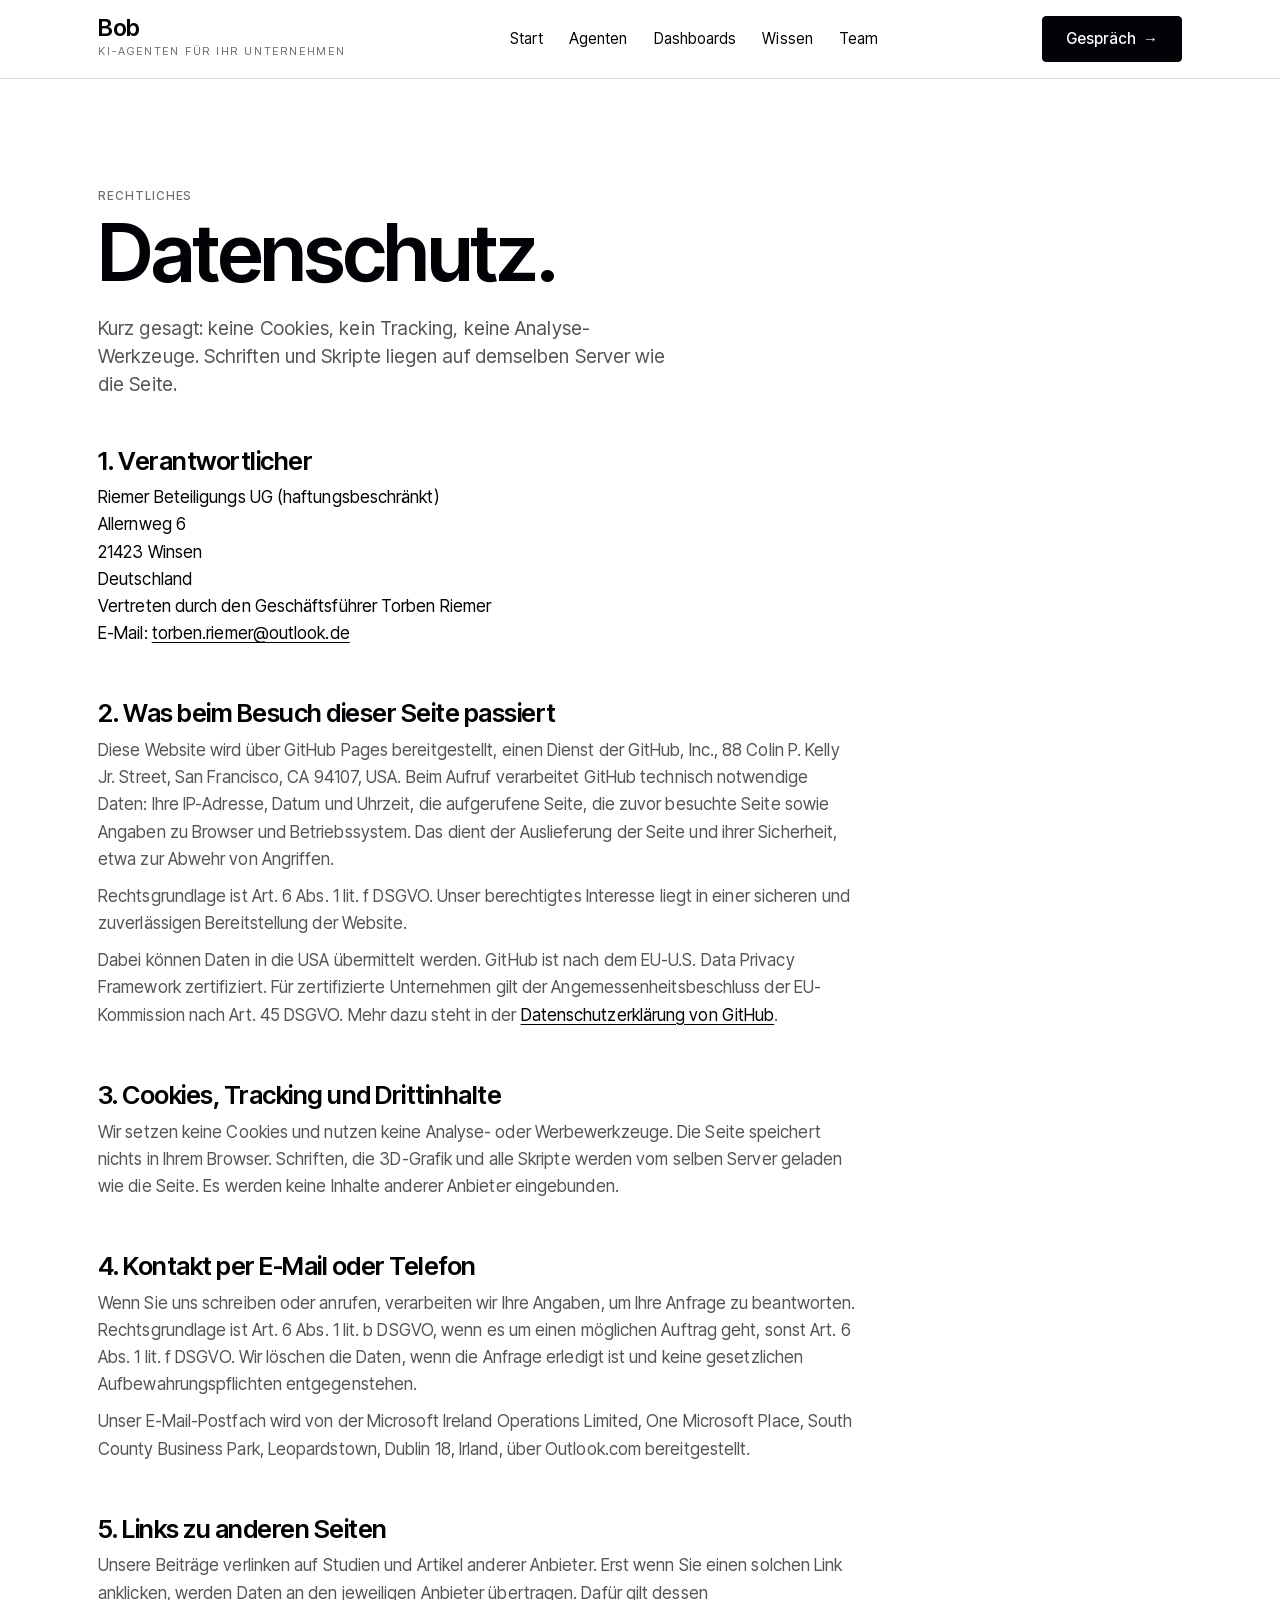
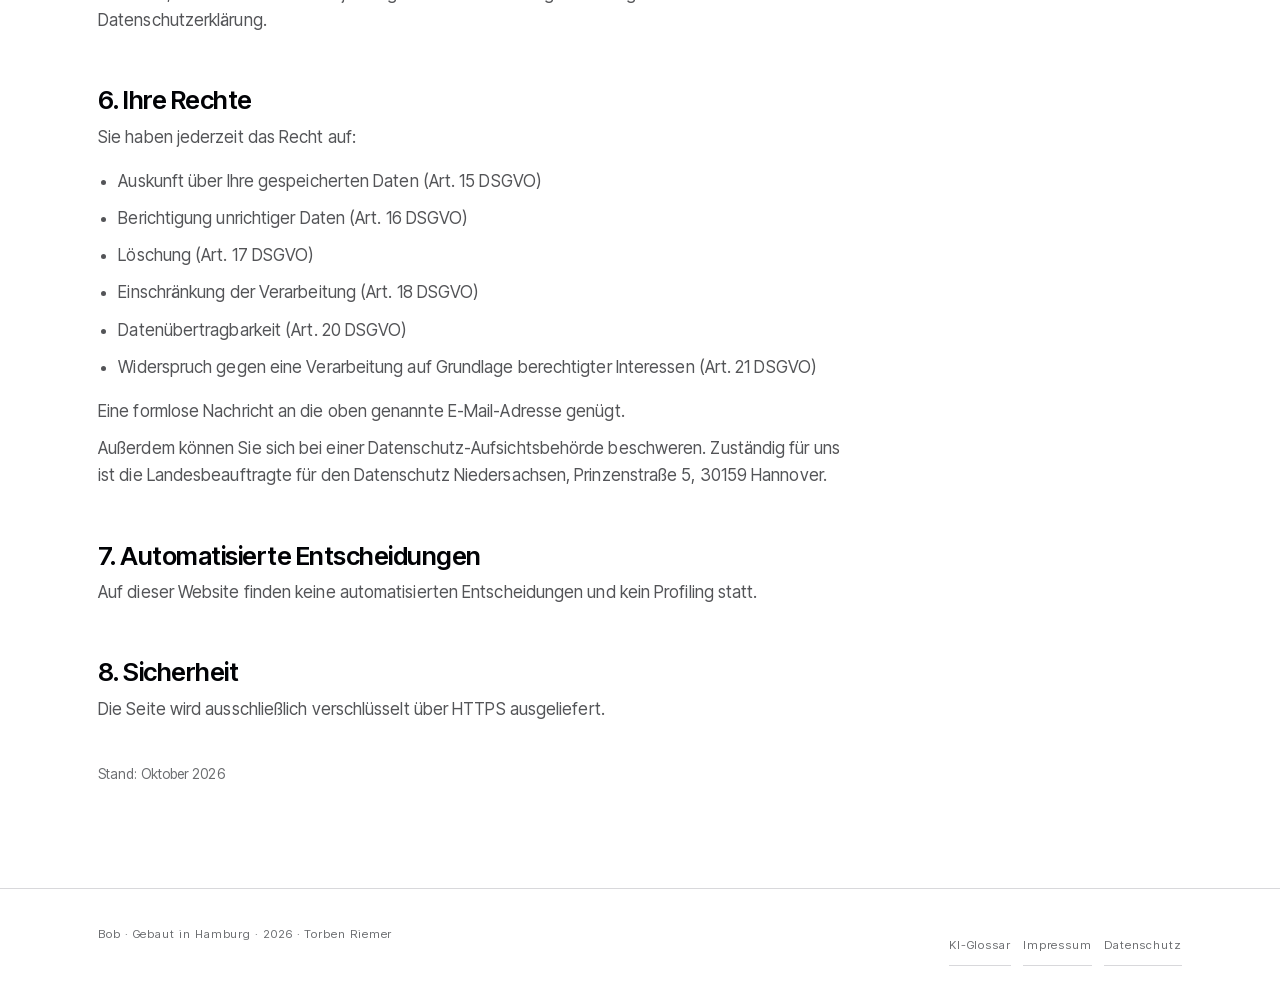
<file: datenschutz.html>
<!doctype html>
<html lang="de">
<head>
<meta charset="utf-8">
<link rel="icon" href="favicon.svg" type="image/svg+xml">
<link rel="icon" href="icon-32.png" sizes="32x32" type="image/png">
<link rel="apple-touch-icon" href="icon-180.png">
<meta name="theme-color" content="#FFFFFF">
<link rel="canonical" href="https://torbenbob.github.io/ai/datenschutz.html">
<meta property="og:type" content="website">
<meta property="og:locale" content="de_DE">
<meta property="og:site_name" content="Bob">
<meta property="og:title" content="Datenschutz · Bob">
<meta property="og:description" content="Datenschutzerklärung von Bob: keine Cookies, kein Tracking, Hosting über GitHub Pages.">
<meta property="og:url" content="https://torbenbob.github.io/ai/datenschutz.html">
<meta property="og:image" content="https://torbenbob.github.io/ai/og.png">
<meta property="og:image:width" content="1200">
<meta property="og:image:height" content="630">
<meta name="twitter:card" content="summary_large_image">
<meta name="viewport" content="width=device-width,initial-scale=1,viewport-fit=cover">
<title>Datenschutz · Bob</title>
<meta name="description" content="Datenschutzerklärung von Bob: keine Cookies, kein Tracking, Hosting über GitHub Pages.">
<link rel="stylesheet" href="fonts/fonts.css">
<link rel="stylesheet" href="site.css?v=20261027123641">

</head>
<body>
<header class="top">
  <div class="wrap">
    <a class="brand" href="index.html"><span class="mark">Bob</span><span class="tag">KI-Agenten für Ihr Unternehmen</span></a>
    <nav aria-label="Hauptnavigation">
      <a href="index.html">Start</a>
      <a href="agenten.html">Agenten</a>
      <a href="dashboards.html">Dashboards</a>
      <a href="wissen.html">Wissen</a>
      <a href="team.html">Team</a>
    </nav>
    <a class="btn arrow" href="index.html#kontakt">Gespräch</a>
  </div>
</header>
<script>(function(){var h=document.querySelector('header.top');if(!h)return;function f(){document.documentElement.style.setProperty('--header-h',h.offsetHeight+'px');}f();window.addEventListener('resize',f);if('ResizeObserver' in window)new ResizeObserver(f).observe(h);})();</script>
<main>
<div class="page-head"><div class="wrap"><span class="eyebrow">Rechtliches</span><h1>Datenschutz.</h1><p class="lede">Kurz gesagt: keine Cookies, kein Tracking, keine Analyse-Werkzeuge. Schriften und Skripte liegen auf demselben Server wie die Seite.</p></div></div>
<section style="border-top:0;padding-top:0"><div class="wrap lg">
<h2>1. Verantwortlicher</h2>
<address>Riemer Beteiligungs UG (haftungsbeschränkt)<br>Allernweg 6<br>21423 Winsen<br>Deutschland<br>Vertreten durch den Geschäftsführer Torben Riemer<br>E-Mail: <a href="mailto:torben.riemer@outlook.de">torben.riemer@outlook.de</a></address>
<h2>2. Was beim Besuch dieser Seite passiert</h2>
<p>Diese Website wird über GitHub Pages bereitgestellt, einen Dienst der GitHub, Inc., 88 Colin P. Kelly Jr. Street, San Francisco, CA 94107, USA. Beim Aufruf verarbeitet GitHub technisch notwendige Daten: Ihre IP-Adresse, Datum und Uhrzeit, die aufgerufene Seite, die zuvor besuchte Seite sowie Angaben zu Browser und Betriebssystem. Das dient der Auslieferung der Seite und ihrer Sicherheit, etwa zur Abwehr von Angriffen.</p>
<p>Rechtsgrundlage ist Art. 6 Abs. 1 lit. f DSGVO. Unser berechtigtes Interesse liegt in einer sicheren und zuverlässigen Bereitstellung der Website.</p>
<p>Dabei können Daten in die USA übermittelt werden. GitHub ist nach dem EU-U.S. Data Privacy Framework zertifiziert. Für zertifizierte Unternehmen gilt der Angemessenheitsbeschluss der EU-Kommission nach Art. 45 DSGVO. Mehr dazu steht in der <a href="https://docs.github.com/de/site-policy/privacy-policies/github-general-privacy-statement" rel="noopener">Datenschutzerklärung von GitHub</a>.</p>
<h2>3. Cookies, Tracking und Drittinhalte</h2>
<p>Wir setzen keine Cookies und nutzen keine Analyse- oder Werbewerkzeuge. Die Seite speichert nichts in Ihrem Browser. Schriften, die 3D-Grafik und alle Skripte werden vom selben Server geladen wie die Seite. Es werden keine Inhalte anderer Anbieter eingebunden.</p>
<h2>4. Kontakt per E-Mail oder Telefon</h2>
<p>Wenn Sie uns schreiben oder anrufen, verarbeiten wir Ihre Angaben, um Ihre Anfrage zu beantworten. Rechtsgrundlage ist Art. 6 Abs. 1 lit. b DSGVO, wenn es um einen möglichen Auftrag geht, sonst Art. 6 Abs. 1 lit. f DSGVO. Wir löschen die Daten, wenn die Anfrage erledigt ist und keine gesetzlichen Aufbewahrungspflichten entgegenstehen.</p>
<p>Unser E-Mail-Postfach wird von der Microsoft Ireland Operations Limited, One Microsoft Place, South County Business Park, Leopardstown, Dublin 18, Irland, über Outlook.com bereitgestellt.</p>
<h2>5. Links zu anderen Seiten</h2>
<p>Unsere Beiträge verlinken auf Studien und Artikel anderer Anbieter. Erst wenn Sie einen solchen Link anklicken, werden Daten an den jeweiligen Anbieter übertragen. Dafür gilt dessen Datenschutzerklärung.</p>
<h2>6. Ihre Rechte</h2>
<p>Sie haben jederzeit das Recht auf:</p>
<ul><li>Auskunft über Ihre gespeicherten Daten (Art. 15 DSGVO)</li><li>Berichtigung unrichtiger Daten (Art. 16 DSGVO)</li><li>Löschung (Art. 17 DSGVO)</li><li>Einschränkung der Verarbeitung (Art. 18 DSGVO)</li><li>Datenübertragbarkeit (Art. 20 DSGVO)</li><li>Widerspruch gegen eine Verarbeitung auf Grundlage berechtigter Interessen (Art. 21 DSGVO)</li></ul>
<p>Eine formlose Nachricht an die oben genannte E-Mail-Adresse genügt.</p>
<p>Außerdem können Sie sich bei einer Datenschutz-Aufsichtsbehörde beschweren. Zuständig für uns ist die Landesbeauftragte für den Datenschutz Niedersachsen, Prinzenstraße 5, 30159 Hannover.</p>
<h2>7. Automatisierte Entscheidungen</h2>
<p>Auf dieser Website finden keine automatisierten Entscheidungen und kein Profiling statt.</p>
<h2>8. Sicherheit</h2>
<p>Die Seite wird ausschließlich verschlüsselt über HTTPS ausgeliefert.</p>
<p class="stand">Stand: Oktober 2026</p>
</div></section>
</main>
<footer>
  <div class="wrap">
    <div class="legal">
      <span>Bob · Gebaut in Hamburg · 2026 · Torben Riemer</span>
      <span><a href="glossar.html">KI-Glossar</a> &nbsp; <a href="impressum.html">Impressum</a> &nbsp; <a href="datenschutz.html">Datenschutz</a></span>
    </div>
  </div>
</footer>

</body>
</html>
</file>
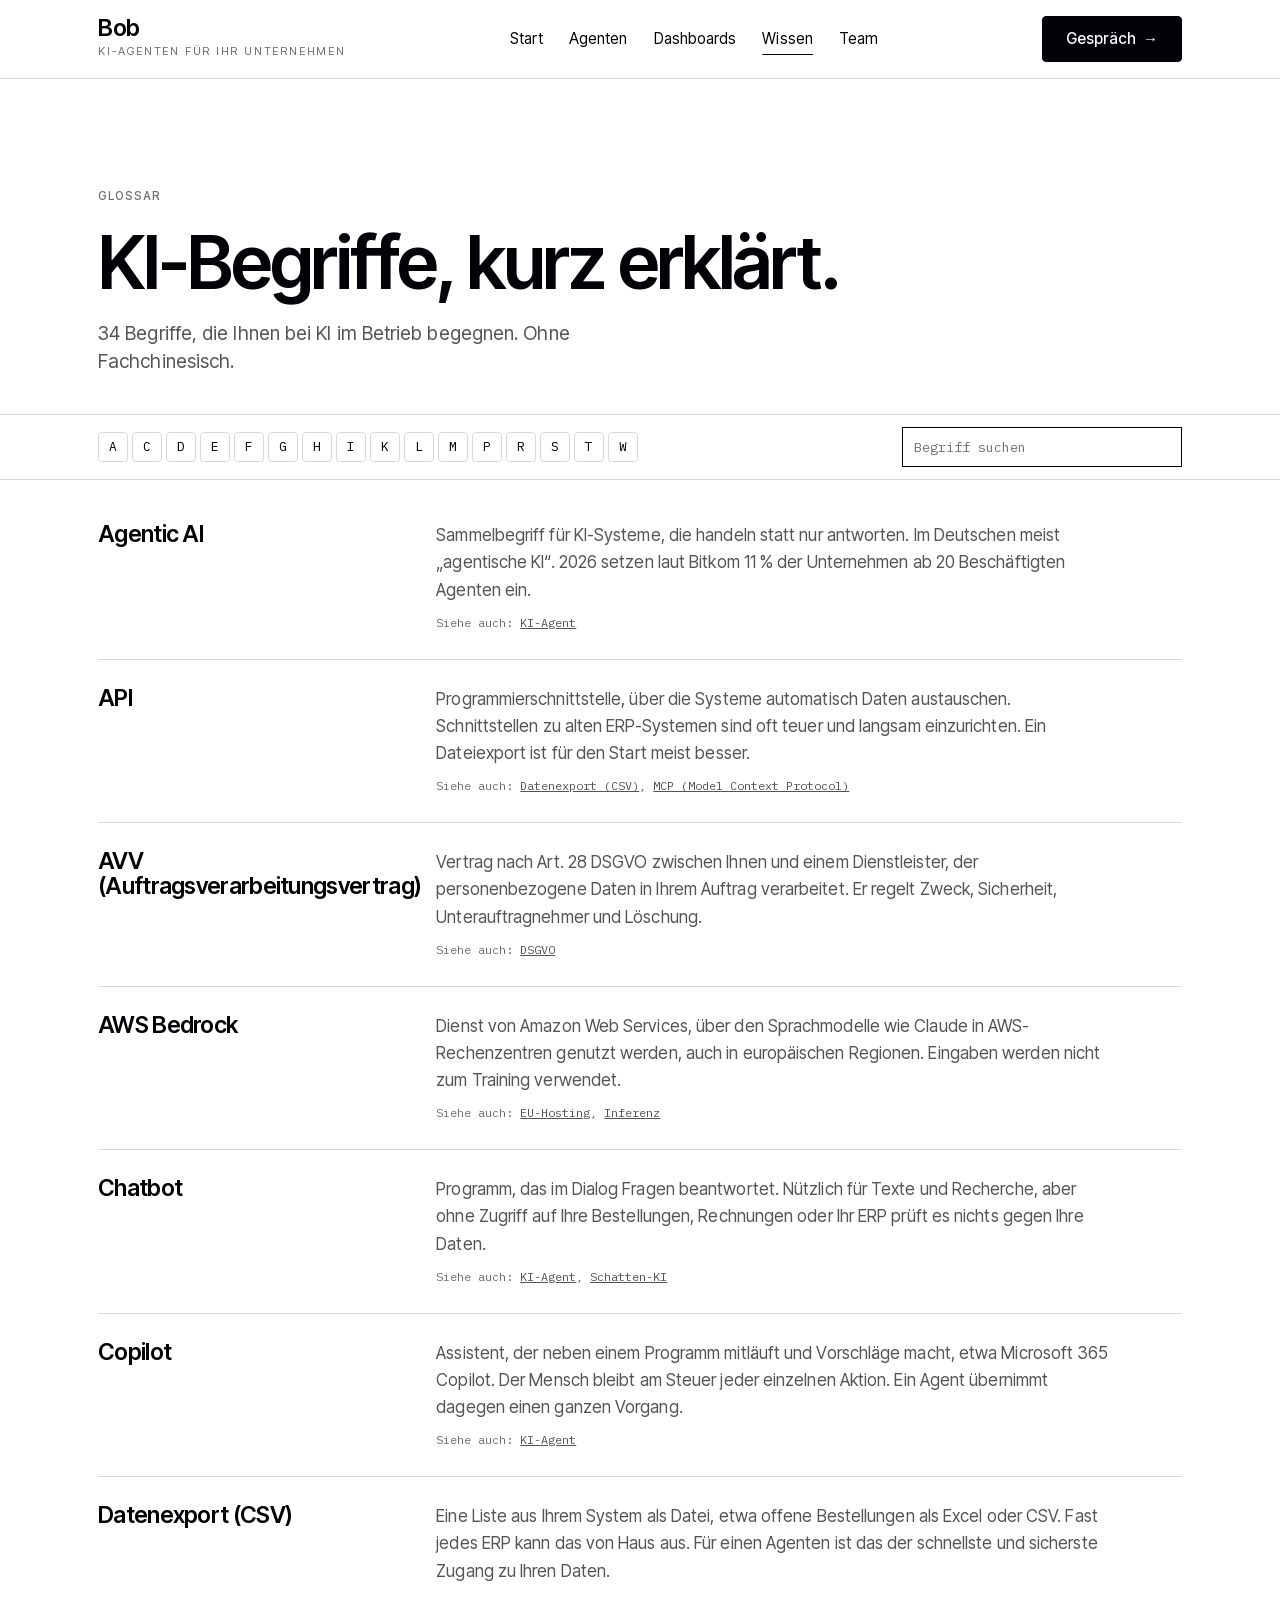
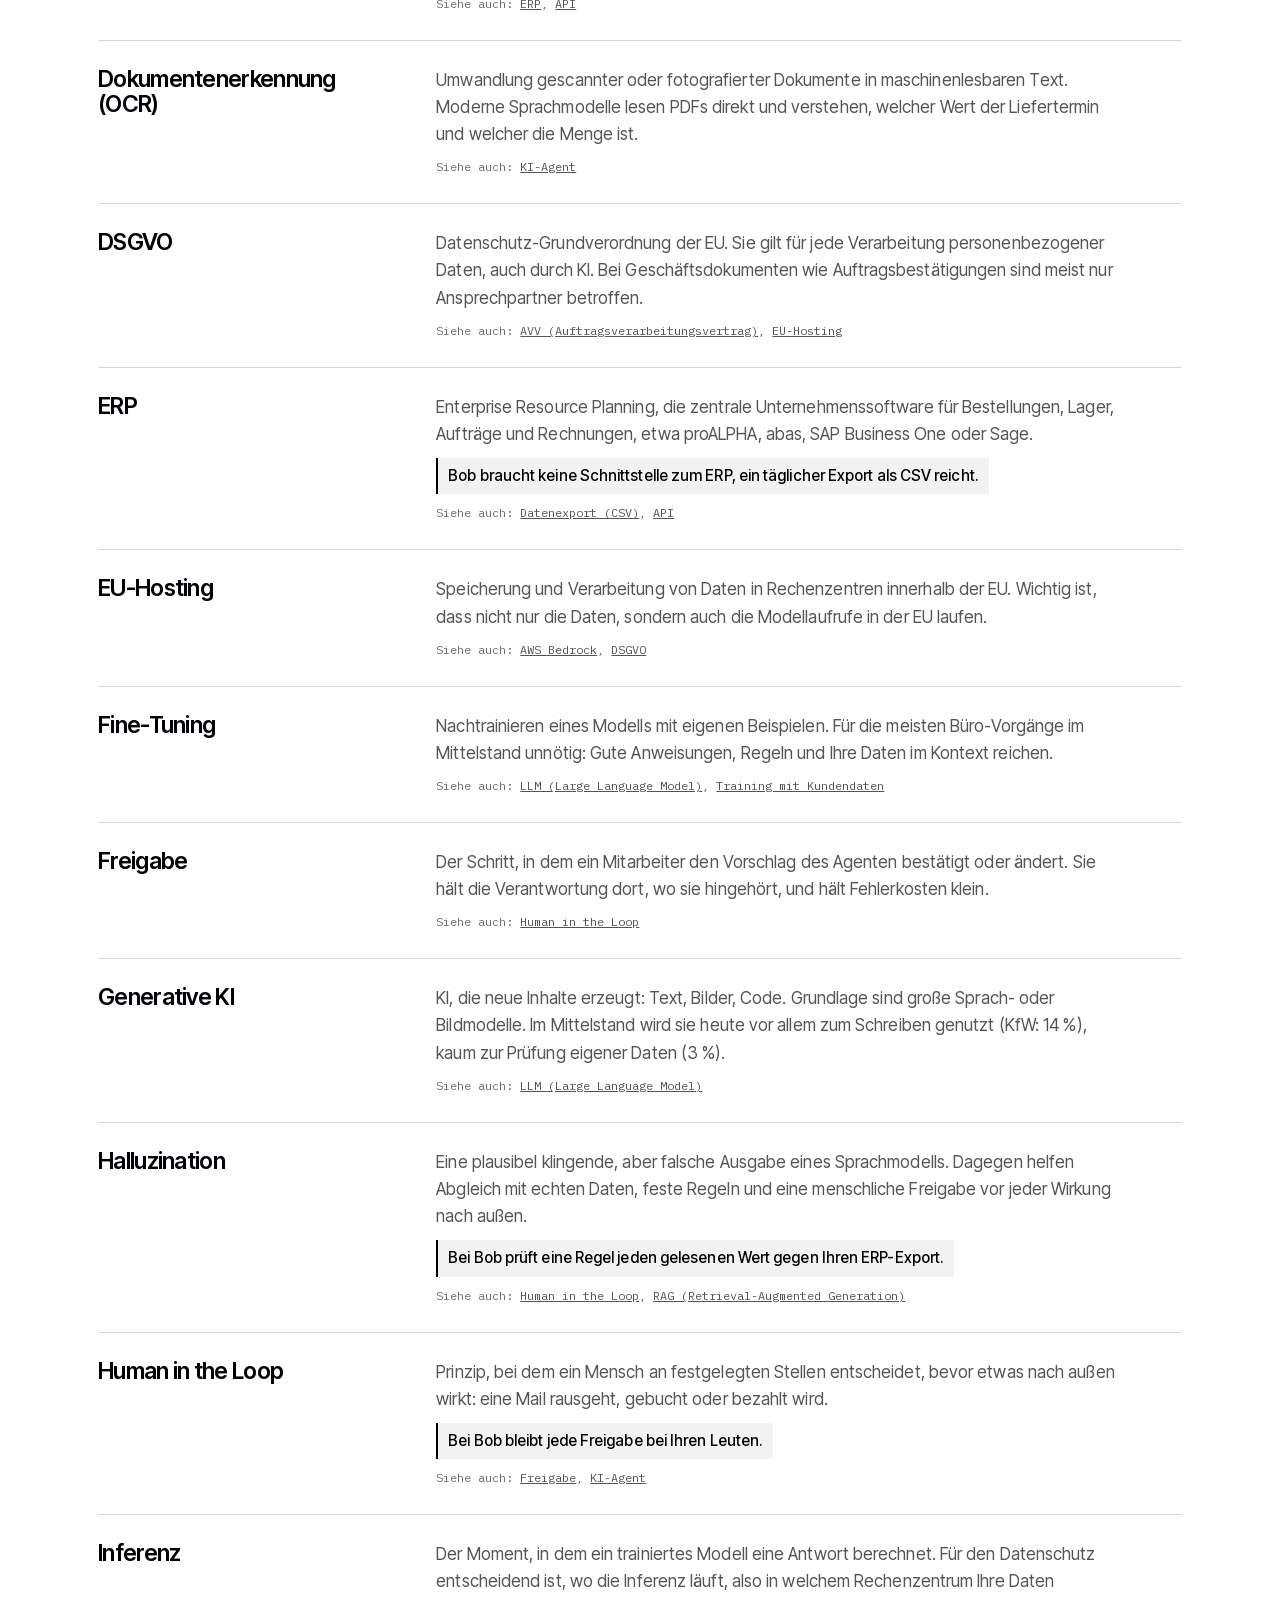
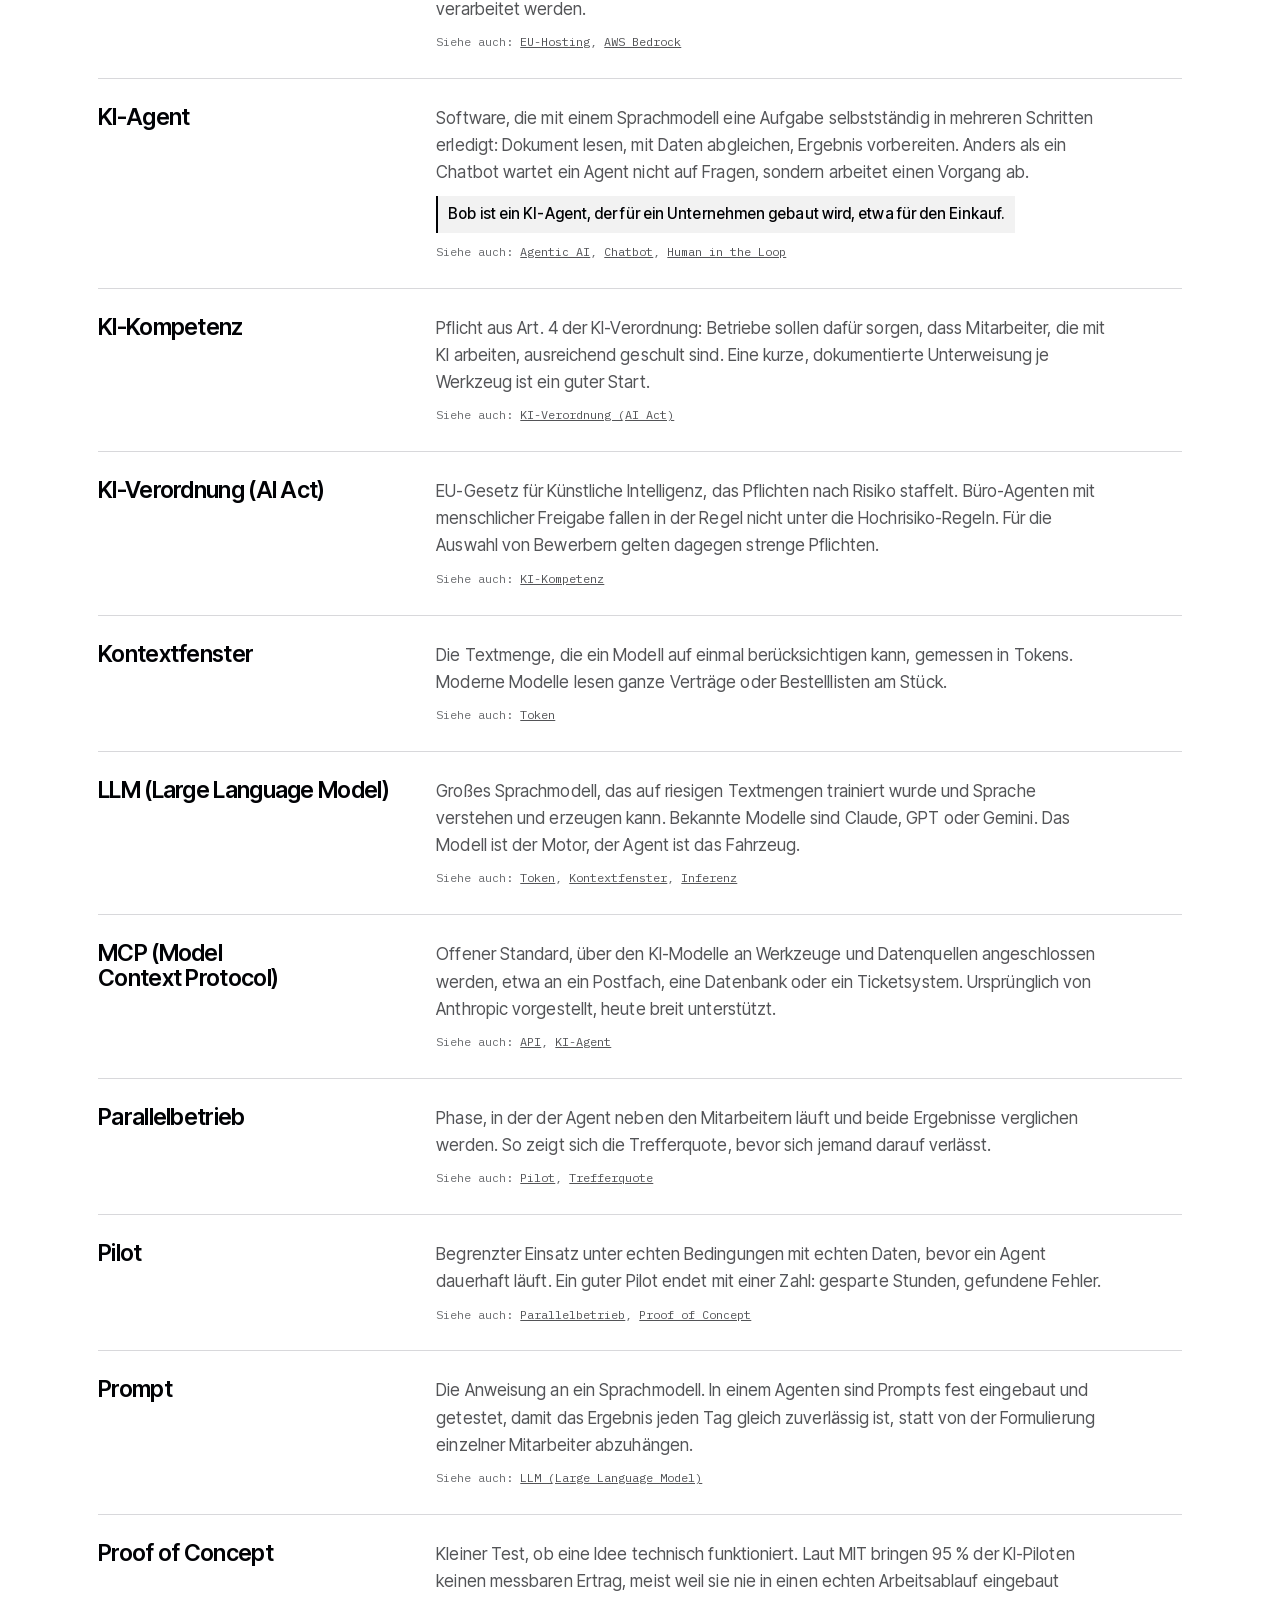
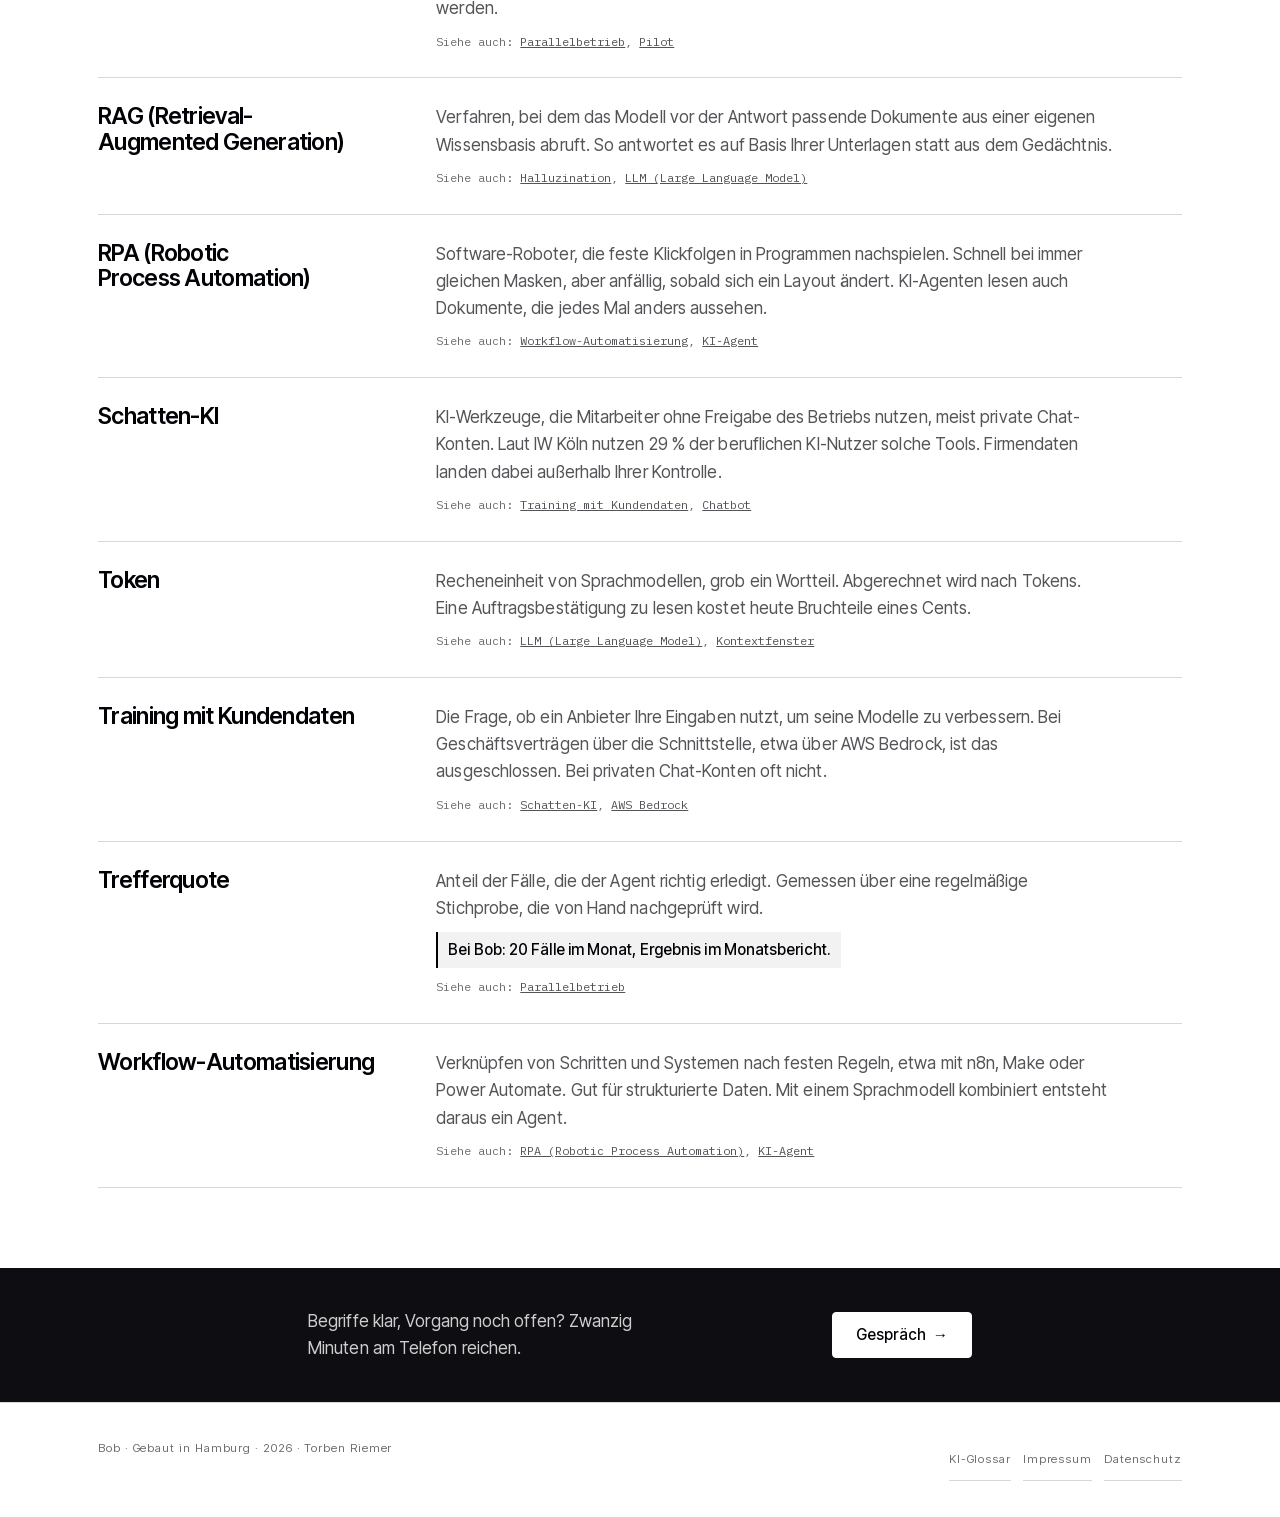
<file: glossar.html>
<!doctype html>
<html lang="de">
<head>
<meta charset="utf-8">
<link rel="icon" href="favicon.svg" type="image/svg+xml">
<link rel="icon" href="icon-32.png" sizes="32x32" type="image/png">
<link rel="apple-touch-icon" href="icon-180.png">
<meta name="theme-color" content="#FFFFFF">
<link rel="canonical" href="https://torbenbob.github.io/ai/glossar.html">
<meta property="og:type" content="website">
<meta property="og:locale" content="de_DE">
<meta property="og:site_name" content="Bob">
<meta property="og:title" content="KI-Glossar · Bob">
<meta property="og:description" content="KI-Glossar für den Mittelstand: KI-Agent, LLM, RAG, Halluzination, AVV, KI-Verordnung und weitere Begriffe kurz und verständlich erklärt.">
<meta property="og:url" content="https://torbenbob.github.io/ai/glossar.html">
<meta property="og:image" content="https://torbenbob.github.io/ai/og.png">
<meta property="og:image:width" content="1200">
<meta property="og:image:height" content="630">
<meta name="twitter:card" content="summary_large_image">
<meta name="viewport" content="width=device-width,initial-scale=1,viewport-fit=cover">
<title>KI-Glossar · Bob</title>
<meta name="description" content="KI-Glossar für den Mittelstand: KI-Agent, LLM, RAG, Halluzination, AVV, KI-Verordnung und weitere Begriffe kurz und verständlich erklärt.">
<link rel="stylesheet" href="fonts/fonts.css">
<link rel="stylesheet" href="site.css?v=20261027123641">
<script type="application/ld+json">{"@context": "https://schema.org", "@type": "DefinedTermSet", "name": "KI-Glossar für den Mittelstand", "inLanguage": "de", "url": "https://torbenbob.github.io/ai/glossar", "hasDefinedTerm": [{"@type": "DefinedTerm", "name": "Agentic AI", "description": "Sammelbegriff für KI-Systeme, die handeln statt nur antworten. Im Deutschen meist „agentische KI“. 2026 setzen laut Bitkom 11 % der Unternehmen ab 20 Beschäftigten Agenten ein.", "url": "https://torbenbob.github.io/ai/glossar#agentic-ai"}, {"@type": "DefinedTerm", "name": "API", "description": "Programmierschnittstelle, über die Systeme automatisch Daten austauschen. Schnittstellen zu alten ERP-Systemen sind oft teuer und langsam einzurichten. Ein Dateiexport ist für den Start meist besser.", "url": "https://torbenbob.github.io/ai/glossar#api"}, {"@type": "DefinedTerm", "name": "AVV (Auftragsverarbeitungsvertrag)", "description": "Vertrag nach Art. 28 DSGVO zwischen Ihnen und einem Dienstleister, der personenbezogene Daten in Ihrem Auftrag verarbeitet. Er regelt Zweck, Sicherheit, Unterauftragnehmer und Löschung.", "url": "https://torbenbob.github.io/ai/glossar#avv"}, {"@type": "DefinedTerm", "name": "AWS Bedrock", "description": "Dienst von Amazon Web Services, über den Sprachmodelle wie Claude in AWS-Rechenzentren genutzt werden, auch in europäischen Regionen. Eingaben werden nicht zum Training verwendet.", "url": "https://torbenbob.github.io/ai/glossar#aws-bedrock"}, {"@type": "DefinedTerm", "name": "Chatbot", "description": "Programm, das im Dialog Fragen beantwortet. Nützlich für Texte und Recherche, aber ohne Zugriff auf Ihre Bestellungen, Rechnungen oder Ihr ERP prüft es nichts gegen Ihre Daten.", "url": "https://torbenbob.github.io/ai/glossar#chatbot"}, {"@type": "DefinedTerm", "name": "Copilot", "description": "Assistent, der neben einem Programm mitläuft und Vorschläge macht, etwa Microsoft 365 Copilot. Der Mensch bleibt am Steuer jeder einzelnen Aktion. Ein Agent übernimmt dagegen einen ganzen Vorgang.", "url": "https://torbenbob.github.io/ai/glossar#copilot"}, {"@type": "DefinedTerm", "name": "Datenexport (CSV)", "description": "Eine Liste aus Ihrem System als Datei, etwa offene Bestellungen als Excel oder CSV. Fast jedes ERP kann das von Haus aus. Für einen Agenten ist das der schnellste und sicherste Zugang zu Ihren Daten.", "url": "https://torbenbob.github.io/ai/glossar#datenexport"}, {"@type": "DefinedTerm", "name": "Dokumentenerkennung (OCR)", "description": "Umwandlung gescannter oder fotografierter Dokumente in maschinenlesbaren Text. Moderne Sprachmodelle lesen PDFs direkt und verstehen, welcher Wert der Liefertermin und welcher die Menge ist.", "url": "https://torbenbob.github.io/ai/glossar#dokumentenerkennung"}, {"@type": "DefinedTerm", "name": "DSGVO", "description": "Datenschutz-Grundverordnung der EU. Sie gilt für jede Verarbeitung personenbezogener Daten, auch durch KI. Bei Geschäftsdokumenten wie Auftragsbestätigungen sind meist nur Ansprechpartner betroffen.", "url": "https://torbenbob.github.io/ai/glossar#dsgvo"}, {"@type": "DefinedTerm", "name": "ERP", "description": "Enterprise Resource Planning, die zentrale Unternehmenssoftware für Bestellungen, Lager, Aufträge und Rechnungen, etwa proALPHA, abas, SAP Business One oder Sage.", "url": "https://torbenbob.github.io/ai/glossar#erp"}, {"@type": "DefinedTerm", "name": "EU-Hosting", "description": "Speicherung und Verarbeitung von Daten in Rechenzentren innerhalb der EU. Wichtig ist, dass nicht nur die Daten, sondern auch die Modellaufrufe in der EU laufen.", "url": "https://torbenbob.github.io/ai/glossar#eu-hosting"}, {"@type": "DefinedTerm", "name": "Fine-Tuning", "description": "Nachtrainieren eines Modells mit eigenen Beispielen. Für die meisten Büro-Vorgänge im Mittelstand unnötig: Gute Anweisungen, Regeln und Ihre Daten im Kontext reichen.", "url": "https://torbenbob.github.io/ai/glossar#fine-tuning"}, {"@type": "DefinedTerm", "name": "Freigabe", "description": "Der Schritt, in dem ein Mitarbeiter den Vorschlag des Agenten bestätigt oder ändert. Sie hält die Verantwortung dort, wo sie hingehört, und hält Fehlerkosten klein.", "url": "https://torbenbob.github.io/ai/glossar#freigabe"}, {"@type": "DefinedTerm", "name": "Generative KI", "description": "KI, die neue Inhalte erzeugt: Text, Bilder, Code. Grundlage sind große Sprach- oder Bildmodelle. Im Mittelstand wird sie heute vor allem zum Schreiben genutzt (KfW: 14 %), kaum zur Prüfung eigener Daten (3 %).", "url": "https://torbenbob.github.io/ai/glossar#generative-ki"}, {"@type": "DefinedTerm", "name": "Halluzination", "description": "Eine plausibel klingende, aber falsche Ausgabe eines Sprachmodells. Dagegen helfen Abgleich mit echten Daten, feste Regeln und eine menschliche Freigabe vor jeder Wirkung nach außen.", "url": "https://torbenbob.github.io/ai/glossar#halluzination"}, {"@type": "DefinedTerm", "name": "Human in the Loop", "description": "Prinzip, bei dem ein Mensch an festgelegten Stellen entscheidet, bevor etwas nach außen wirkt: eine Mail rausgeht, gebucht oder bezahlt wird.", "url": "https://torbenbob.github.io/ai/glossar#human-in-the-loop"}, {"@type": "DefinedTerm", "name": "Inferenz", "description": "Der Moment, in dem ein trainiertes Modell eine Antwort berechnet. Für den Datenschutz entscheidend ist, wo die Inferenz läuft, also in welchem Rechenzentrum Ihre Daten verarbeitet werden.", "url": "https://torbenbob.github.io/ai/glossar#inferenz"}, {"@type": "DefinedTerm", "name": "KI-Agent", "description": "Software, die mit einem Sprachmodell eine Aufgabe selbstständig in mehreren Schritten erledigt: Dokument lesen, mit Daten abgleichen, Ergebnis vorbereiten. Anders als ein Chatbot wartet ein Agent nicht auf Fragen, sondern arbeitet einen Vorgang ab.", "url": "https://torbenbob.github.io/ai/glossar#ki-agent"}, {"@type": "DefinedTerm", "name": "KI-Kompetenz", "description": "Pflicht aus Art. 4 der KI-Verordnung: Betriebe sollen dafür sorgen, dass Mitarbeiter, die mit KI arbeiten, ausreichend geschult sind. Eine kurze, dokumentierte Unterweisung je Werkzeug ist ein guter Start.", "url": "https://torbenbob.github.io/ai/glossar#ki-kompetenz"}, {"@type": "DefinedTerm", "name": "KI-Verordnung (AI Act)", "description": "EU-Gesetz für Künstliche Intelligenz, das Pflichten nach Risiko staffelt. Büro-Agenten mit menschlicher Freigabe fallen in der Regel nicht unter die Hochrisiko-Regeln. Für die Auswahl von Bewerbern gelten dagegen strenge Pflichten.", "url": "https://torbenbob.github.io/ai/glossar#ki-verordnung"}, {"@type": "DefinedTerm", "name": "Kontextfenster", "description": "Die Textmenge, die ein Modell auf einmal berücksichtigen kann, gemessen in Tokens. Moderne Modelle lesen ganze Verträge oder Bestelllisten am Stück.", "url": "https://torbenbob.github.io/ai/glossar#kontextfenster"}, {"@type": "DefinedTerm", "name": "LLM (Large Language Model)", "description": "Großes Sprachmodell, das auf riesigen Textmengen trainiert wurde und Sprache verstehen und erzeugen kann. Bekannte Modelle sind Claude, GPT oder Gemini. Das Modell ist der Motor, der Agent ist das Fahrzeug.", "url": "https://torbenbob.github.io/ai/glossar#llm"}, {"@type": "DefinedTerm", "name": "MCP (Model Context Protocol)", "description": "Offener Standard, über den KI-Modelle an Werkzeuge und Datenquellen angeschlossen werden, etwa an ein Postfach, eine Datenbank oder ein Ticketsystem. Ursprünglich von Anthropic vorgestellt, heute breit unterstützt.", "url": "https://torbenbob.github.io/ai/glossar#mcp"}, {"@type": "DefinedTerm", "name": "Parallelbetrieb", "description": "Phase, in der der Agent neben den Mitarbeitern läuft und beide Ergebnisse verglichen werden. So zeigt sich die Trefferquote, bevor sich jemand darauf verlässt.", "url": "https://torbenbob.github.io/ai/glossar#parallelbetrieb"}, {"@type": "DefinedTerm", "name": "Pilot", "description": "Begrenzter Einsatz unter echten Bedingungen mit echten Daten, bevor ein Agent dauerhaft läuft. Ein guter Pilot endet mit einer Zahl: gesparte Stunden, gefundene Fehler.", "url": "https://torbenbob.github.io/ai/glossar#pilot"}, {"@type": "DefinedTerm", "name": "Prompt", "description": "Die Anweisung an ein Sprachmodell. In einem Agenten sind Prompts fest eingebaut und getestet, damit das Ergebnis jeden Tag gleich zuverlässig ist, statt von der Formulierung einzelner Mitarbeiter abzuhängen.", "url": "https://torbenbob.github.io/ai/glossar#prompt"}, {"@type": "DefinedTerm", "name": "Proof of Concept", "description": "Kleiner Test, ob eine Idee technisch funktioniert. Laut MIT bringen 95 % der KI-Piloten keinen messbaren Ertrag, meist weil sie nie in einen echten Arbeitsablauf eingebaut werden.", "url": "https://torbenbob.github.io/ai/glossar#proof-of-concept"}, {"@type": "DefinedTerm", "name": "RAG (Retrieval-Augmented Generation)", "description": "Verfahren, bei dem das Modell vor der Antwort passende Dokumente aus einer eigenen Wissensbasis abruft. So antwortet es auf Basis Ihrer Unterlagen statt aus dem Gedächtnis.", "url": "https://torbenbob.github.io/ai/glossar#rag"}, {"@type": "DefinedTerm", "name": "RPA (Robotic Process Automation)", "description": "Software-Roboter, die feste Klickfolgen in Programmen nachspielen. Schnell bei immer gleichen Masken, aber anfällig, sobald sich ein Layout ändert. KI-Agenten lesen auch Dokumente, die jedes Mal anders aussehen.", "url": "https://torbenbob.github.io/ai/glossar#rpa"}, {"@type": "DefinedTerm", "name": "Schatten-KI", "description": "KI-Werkzeuge, die Mitarbeiter ohne Freigabe des Betriebs nutzen, meist private Chat-Konten. Laut IW Köln nutzen 29 % der beruflichen KI-Nutzer solche Tools. Firmendaten landen dabei außerhalb Ihrer Kontrolle.", "url": "https://torbenbob.github.io/ai/glossar#schatten-ki"}, {"@type": "DefinedTerm", "name": "Token", "description": "Recheneinheit von Sprachmodellen, grob ein Wortteil. Abgerechnet wird nach Tokens. Eine Auftragsbestätigung zu lesen kostet heute Bruchteile eines Cents.", "url": "https://torbenbob.github.io/ai/glossar#token"}, {"@type": "DefinedTerm", "name": "Training mit Kundendaten", "description": "Die Frage, ob ein Anbieter Ihre Eingaben nutzt, um seine Modelle zu verbessern. Bei Geschäftsverträgen über die Schnittstelle, etwa über AWS Bedrock, ist das ausgeschlossen. Bei privaten Chat-Konten oft nicht.", "url": "https://torbenbob.github.io/ai/glossar#training-mit-kundendaten"}, {"@type": "DefinedTerm", "name": "Trefferquote", "description": "Anteil der Fälle, die der Agent richtig erledigt. Gemessen über eine regelmäßige Stichprobe, die von Hand nachgeprüft wird.", "url": "https://torbenbob.github.io/ai/glossar#trefferquote"}, {"@type": "DefinedTerm", "name": "Workflow-Automatisierung", "description": "Verknüpfen von Schritten und Systemen nach festen Regeln, etwa mit n8n, Make oder Power Automate. Gut für strukturierte Daten. Mit einem Sprachmodell kombiniert entsteht daraus ein Agent.", "url": "https://torbenbob.github.io/ai/glossar#workflow-automatisierung"}]}</script>
</head>
<body>
<header class="top">
  <div class="wrap">
    <a class="brand" href="index.html"><span class="mark">Bob</span><span class="tag">KI-Agenten für Ihr Unternehmen</span></a>
    <nav aria-label="Hauptnavigation">
      <a href="index.html">Start</a>
      <a href="agenten.html">Agenten</a>
      <a href="dashboards.html">Dashboards</a>
      <a href="wissen.html" class="on" aria-current="page">Wissen</a>
      <a href="team.html">Team</a>
    </nav>
    <a class="btn arrow" href="index.html#kontakt">Gespräch</a>
  </div>
</header>
<script>(function(){var h=document.querySelector('header.top');if(!h)return;function f(){document.documentElement.style.setProperty('--header-h',h.offsetHeight+'px');}f();window.addEventListener('resize',f);if('ResizeObserver' in window)new ResizeObserver(f).observe(h);})();</script>
<main>
  <div class="gl-head"><div class="wrap">
    <span class="eyebrow">Glossar</span>
    <h1 style="margin-top:14px">KI-Begriffe, kurz erklärt.</h1>
    <p class="lede" style="margin-top:18px">34 Begriffe, die Ihnen bei KI im Betrieb begegnen. Ohne Fachchinesisch.</p>
  </div></div>
  <div class="gl-tools"><div class="wrap">
    <nav class="gl-az" aria-label="Alphabet"><a href="#agentic-ai">A</a> <a href="#chatbot">C</a> <a href="#datenexport">D</a> <a href="#erp">E</a> <a href="#fine-tuning">F</a> <a href="#generative-ki">G</a> <a href="#halluzination">H</a> <a href="#inferenz">I</a> <a href="#ki-agent">K</a> <a href="#llm">L</a> <a href="#mcp">M</a> <a href="#parallelbetrieb">P</a> <a href="#rag">R</a> <a href="#schatten-ki">S</a> <a href="#token">T</a> <a href="#workflow-automatisierung">W</a></nav>
    <input class="gl-search" id="gl-q" type="search" placeholder="Begriff suchen" aria-label="Begriff suchen">
  </div></div>
  <div class="wrap gl-list" id="gl-list">
    <article class="gl-item" id="agentic-ai" data-k="agentic ai sammelbegriff für ki-systeme, die handeln statt nur antworten. im deutschen meist „agentische ki“. 2026 setzen laut bitkom 11 % der unternehmen ab 20 beschäftigten agenten ein."><h2>Agentic AI</h2><div><p>Sammelbegriff für KI-Systeme, die handeln statt nur antworten. Im Deutschen meist „agentische KI“. 2026 setzen laut Bitkom 11 % der Unternehmen ab 20 Beschäftigten Agenten ein.</p><p class="gl-rel">Siehe auch: <a href="#ki-agent">KI-Agent</a></p></div></article><article class="gl-item" id="api" data-k="api programmierschnittstelle, über die systeme automatisch daten austauschen. schnittstellen zu alten erp-systemen sind oft teuer und langsam einzurichten. ein dateiexport ist für den start meist besser."><h2>API</h2><div><p>Programmierschnittstelle, über die Systeme automatisch Daten austauschen. Schnittstellen zu alten ERP-Systemen sind oft teuer und langsam einzurichten. Ein Dateiexport ist für den Start meist besser.</p><p class="gl-rel">Siehe auch: <a href="#datenexport">Datenexport (CSV)</a>, <a href="#mcp">MCP (Model Context Protocol)</a></p></div></article><article class="gl-item" id="avv" data-k="avv (auftragsverarbeitungsvertrag) vertrag nach art. 28 dsgvo zwischen ihnen und einem dienstleister, der personenbezogene daten in ihrem auftrag verarbeitet. er regelt zweck, sicherheit, unterauftragnehmer und löschung."><h2>AVV (Auftragsverarbeitungsvertrag)</h2><div><p>Vertrag nach Art. 28 DSGVO zwischen Ihnen und einem Dienstleister, der personenbezogene Daten in Ihrem Auftrag verarbeitet. Er regelt Zweck, Sicherheit, Unterauftragnehmer und Löschung.</p><p class="gl-rel">Siehe auch: <a href="#dsgvo">DSGVO</a></p></div></article><article class="gl-item" id="aws-bedrock" data-k="aws bedrock dienst von amazon web services, über den sprachmodelle wie claude in aws-rechenzentren genutzt werden, auch in europäischen regionen. eingaben werden nicht zum training verwendet."><h2>AWS Bedrock</h2><div><p>Dienst von Amazon Web Services, über den Sprachmodelle wie Claude in AWS-Rechenzentren genutzt werden, auch in europäischen Regionen. Eingaben werden nicht zum Training verwendet.</p><p class="gl-rel">Siehe auch: <a href="#eu-hosting">EU-Hosting</a>, <a href="#inferenz">Inferenz</a></p></div></article><article class="gl-item" id="chatbot" data-k="chatbot programm, das im dialog fragen beantwortet. nützlich für texte und recherche, aber ohne zugriff auf ihre bestellungen, rechnungen oder ihr erp prüft es nichts gegen ihre daten."><h2>Chatbot</h2><div><p>Programm, das im Dialog Fragen beantwortet. Nützlich für Texte und Recherche, aber ohne Zugriff auf Ihre Bestellungen, Rechnungen oder Ihr ERP prüft es nichts gegen Ihre Daten.</p><p class="gl-rel">Siehe auch: <a href="#ki-agent">KI-Agent</a>, <a href="#schatten-ki">Schatten-KI</a></p></div></article><article class="gl-item" id="copilot" data-k="copilot assistent, der neben einem programm mitläuft und vorschläge macht, etwa microsoft 365 copilot. der mensch bleibt am steuer jeder einzelnen aktion. ein agent übernimmt dagegen einen ganzen vorgang."><h2>Copilot</h2><div><p>Assistent, der neben einem Programm mitläuft und Vorschläge macht, etwa Microsoft 365 Copilot. Der Mensch bleibt am Steuer jeder einzelnen Aktion. Ein Agent übernimmt dagegen einen ganzen Vorgang.</p><p class="gl-rel">Siehe auch: <a href="#ki-agent">KI-Agent</a></p></div></article><article class="gl-item" id="datenexport" data-k="datenexport (csv) eine liste aus ihrem system als datei, etwa offene bestellungen als excel oder csv. fast jedes erp kann das von haus aus. für einen agenten ist das der schnellste und sicherste zugang zu ihren daten."><h2>Datenexport (CSV)</h2><div><p>Eine Liste aus Ihrem System als Datei, etwa offene Bestellungen als Excel oder CSV. Fast jedes ERP kann das von Haus aus. Für einen Agenten ist das der schnellste und sicherste Zugang zu Ihren Daten.</p><p class="gl-rel">Siehe auch: <a href="#erp">ERP</a>, <a href="#api">API</a></p></div></article><article class="gl-item" id="dokumentenerkennung" data-k="dokumentenerkennung (ocr) umwandlung gescannter oder fotografierter dokumente in maschinenlesbaren text. moderne sprachmodelle lesen pdfs direkt und verstehen, welcher wert der liefertermin und welcher die menge ist."><h2>Dokumentenerkennung (OCR)</h2><div><p>Umwandlung gescannter oder fotografierter Dokumente in maschinenlesbaren Text. Moderne Sprachmodelle lesen PDFs direkt und verstehen, welcher Wert der Liefertermin und welcher die Menge ist.</p><p class="gl-rel">Siehe auch: <a href="#ki-agent">KI-Agent</a></p></div></article><article class="gl-item" id="dsgvo" data-k="dsgvo datenschutz-grundverordnung der eu. sie gilt für jede verarbeitung personenbezogener daten, auch durch ki. bei geschäftsdokumenten wie auftragsbestätigungen sind meist nur ansprechpartner betroffen."><h2>DSGVO</h2><div><p>Datenschutz-Grundverordnung der EU. Sie gilt für jede Verarbeitung personenbezogener Daten, auch durch KI. Bei Geschäftsdokumenten wie Auftragsbestätigungen sind meist nur Ansprechpartner betroffen.</p><p class="gl-rel">Siehe auch: <a href="#avv">AVV (Auftragsverarbeitungsvertrag)</a>, <a href="#eu-hosting">EU-Hosting</a></p></div></article><article class="gl-item" id="erp" data-k="erp enterprise resource planning, die zentrale unternehmenssoftware für bestellungen, lager, aufträge und rechnungen, etwa proalpha, abas, sap business one oder sage."><h2>ERP</h2><div><p>Enterprise Resource Planning, die zentrale Unternehmenssoftware für Bestellungen, Lager, Aufträge und Rechnungen, etwa proALPHA, abas, SAP Business One oder Sage.</p><p class="gl-bob">Bob braucht keine Schnittstelle zum ERP, ein täglicher Export als CSV reicht.</p><p class="gl-rel">Siehe auch: <a href="#datenexport">Datenexport (CSV)</a>, <a href="#api">API</a></p></div></article><article class="gl-item" id="eu-hosting" data-k="eu-hosting speicherung und verarbeitung von daten in rechenzentren innerhalb der eu. wichtig ist, dass nicht nur die daten, sondern auch die modellaufrufe in der eu laufen."><h2>EU-Hosting</h2><div><p>Speicherung und Verarbeitung von Daten in Rechenzentren innerhalb der EU. Wichtig ist, dass nicht nur die Daten, sondern auch die Modellaufrufe in der EU laufen.</p><p class="gl-rel">Siehe auch: <a href="#aws-bedrock">AWS Bedrock</a>, <a href="#dsgvo">DSGVO</a></p></div></article><article class="gl-item" id="fine-tuning" data-k="fine-tuning nachtrainieren eines modells mit eigenen beispielen. für die meisten büro-vorgänge im mittelstand unnötig: gute anweisungen, regeln und ihre daten im kontext reichen."><h2>Fine-Tuning</h2><div><p>Nachtrainieren eines Modells mit eigenen Beispielen. Für die meisten Büro-Vorgänge im Mittelstand unnötig: Gute Anweisungen, Regeln und Ihre Daten im Kontext reichen.</p><p class="gl-rel">Siehe auch: <a href="#llm">LLM (Large Language Model)</a>, <a href="#training-mit-kundendaten">Training mit Kundendaten</a></p></div></article><article class="gl-item" id="freigabe" data-k="freigabe der schritt, in dem ein mitarbeiter den vorschlag des agenten bestätigt oder ändert. sie hält die verantwortung dort, wo sie hingehört, und hält fehlerkosten klein."><h2>Freigabe</h2><div><p>Der Schritt, in dem ein Mitarbeiter den Vorschlag des Agenten bestätigt oder ändert. Sie hält die Verantwortung dort, wo sie hingehört, und hält Fehlerkosten klein.</p><p class="gl-rel">Siehe auch: <a href="#human-in-the-loop">Human in the Loop</a></p></div></article><article class="gl-item" id="generative-ki" data-k="generative ki ki, die neue inhalte erzeugt: text, bilder, code. grundlage sind große sprach- oder bildmodelle. im mittelstand wird sie heute vor allem zum schreiben genutzt (kfw: 14 %), kaum zur prüfung eigener daten (3 %)."><h2>Generative KI</h2><div><p>KI, die neue Inhalte erzeugt: Text, Bilder, Code. Grundlage sind große Sprach- oder Bildmodelle. Im Mittelstand wird sie heute vor allem zum Schreiben genutzt (KfW: 14 %), kaum zur Prüfung eigener Daten (3 %).</p><p class="gl-rel">Siehe auch: <a href="#llm">LLM (Large Language Model)</a></p></div></article><article class="gl-item" id="halluzination" data-k="halluzination eine plausibel klingende, aber falsche ausgabe eines sprachmodells. dagegen helfen abgleich mit echten daten, feste regeln und eine menschliche freigabe vor jeder wirkung nach außen."><h2>Halluzination</h2><div><p>Eine plausibel klingende, aber falsche Ausgabe eines Sprachmodells. Dagegen helfen Abgleich mit echten Daten, feste Regeln und eine menschliche Freigabe vor jeder Wirkung nach außen.</p><p class="gl-bob">Bei Bob prüft eine Regel jeden gelesenen Wert gegen Ihren ERP-Export.</p><p class="gl-rel">Siehe auch: <a href="#human-in-the-loop">Human in the Loop</a>, <a href="#rag">RAG (Retrieval-Augmented Generation)</a></p></div></article><article class="gl-item" id="human-in-the-loop" data-k="human in the loop prinzip, bei dem ein mensch an festgelegten stellen entscheidet, bevor etwas nach außen wirkt: eine mail rausgeht, gebucht oder bezahlt wird."><h2>Human in the Loop</h2><div><p>Prinzip, bei dem ein Mensch an festgelegten Stellen entscheidet, bevor etwas nach außen wirkt: eine Mail rausgeht, gebucht oder bezahlt wird.</p><p class="gl-bob">Bei Bob bleibt jede Freigabe bei Ihren Leuten.</p><p class="gl-rel">Siehe auch: <a href="#freigabe">Freigabe</a>, <a href="#ki-agent">KI-Agent</a></p></div></article><article class="gl-item" id="inferenz" data-k="inferenz der moment, in dem ein trainiertes modell eine antwort berechnet. für den datenschutz entscheidend ist, wo die inferenz läuft, also in welchem rechenzentrum ihre daten verarbeitet werden."><h2>Inferenz</h2><div><p>Der Moment, in dem ein trainiertes Modell eine Antwort berechnet. Für den Datenschutz entscheidend ist, wo die Inferenz läuft, also in welchem Rechenzentrum Ihre Daten verarbeitet werden.</p><p class="gl-rel">Siehe auch: <a href="#eu-hosting">EU-Hosting</a>, <a href="#aws-bedrock">AWS Bedrock</a></p></div></article><article class="gl-item" id="ki-agent" data-k="ki-agent software, die mit einem sprachmodell eine aufgabe selbstständig in mehreren schritten erledigt: dokument lesen, mit daten abgleichen, ergebnis vorbereiten. anders als ein chatbot wartet ein agent nicht auf fragen, sondern arbeitet einen vorgang ab."><h2>KI-Agent</h2><div><p>Software, die mit einem Sprachmodell eine Aufgabe selbstständig in mehreren Schritten erledigt: Dokument lesen, mit Daten abgleichen, Ergebnis vorbereiten. Anders als ein Chatbot wartet ein Agent nicht auf Fragen, sondern arbeitet einen Vorgang ab.</p><p class="gl-bob">Bob ist ein KI-Agent, der für ein Unternehmen gebaut wird, etwa für den Einkauf.</p><p class="gl-rel">Siehe auch: <a href="#agentic-ai">Agentic AI</a>, <a href="#chatbot">Chatbot</a>, <a href="#human-in-the-loop">Human in the Loop</a></p></div></article><article class="gl-item" id="ki-kompetenz" data-k="ki-kompetenz pflicht aus art. 4 der ki-verordnung: betriebe sollen dafür sorgen, dass mitarbeiter, die mit ki arbeiten, ausreichend geschult sind. eine kurze, dokumentierte unterweisung je werkzeug ist ein guter start."><h2>KI-Kompetenz</h2><div><p>Pflicht aus Art. 4 der KI-Verordnung: Betriebe sollen dafür sorgen, dass Mitarbeiter, die mit KI arbeiten, ausreichend geschult sind. Eine kurze, dokumentierte Unterweisung je Werkzeug ist ein guter Start.</p><p class="gl-rel">Siehe auch: <a href="#ki-verordnung">KI-Verordnung (AI Act)</a></p></div></article><article class="gl-item" id="ki-verordnung" data-k="ki-verordnung (ai act) eu-gesetz für künstliche intelligenz, das pflichten nach risiko staffelt. büro-agenten mit menschlicher freigabe fallen in der regel nicht unter die hochrisiko-regeln. für die auswahl von bewerbern gelten dagegen strenge pflichten."><h2>KI-Verordnung (AI Act)</h2><div><p>EU-Gesetz für Künstliche Intelligenz, das Pflichten nach Risiko staffelt. Büro-Agenten mit menschlicher Freigabe fallen in der Regel nicht unter die Hochrisiko-Regeln. Für die Auswahl von Bewerbern gelten dagegen strenge Pflichten.</p><p class="gl-rel">Siehe auch: <a href="#ki-kompetenz">KI-Kompetenz</a></p></div></article><article class="gl-item" id="kontextfenster" data-k="kontextfenster die textmenge, die ein modell auf einmal berücksichtigen kann, gemessen in tokens. moderne modelle lesen ganze verträge oder bestelllisten am stück."><h2>Kontextfenster</h2><div><p>Die Textmenge, die ein Modell auf einmal berücksichtigen kann, gemessen in Tokens. Moderne Modelle lesen ganze Verträge oder Bestelllisten am Stück.</p><p class="gl-rel">Siehe auch: <a href="#token">Token</a></p></div></article><article class="gl-item" id="llm" data-k="llm (large language model) großes sprachmodell, das auf riesigen textmengen trainiert wurde und sprache verstehen und erzeugen kann. bekannte modelle sind claude, gpt oder gemini. das modell ist der motor, der agent ist das fahrzeug."><h2>LLM (Large Language Model)</h2><div><p>Großes Sprachmodell, das auf riesigen Textmengen trainiert wurde und Sprache verstehen und erzeugen kann. Bekannte Modelle sind Claude, GPT oder Gemini. Das Modell ist der Motor, der Agent ist das Fahrzeug.</p><p class="gl-rel">Siehe auch: <a href="#token">Token</a>, <a href="#kontextfenster">Kontextfenster</a>, <a href="#inferenz">Inferenz</a></p></div></article><article class="gl-item" id="mcp" data-k="mcp (model context protocol) offener standard, über den ki-modelle an werkzeuge und datenquellen angeschlossen werden, etwa an ein postfach, eine datenbank oder ein ticketsystem. ursprünglich von anthropic vorgestellt, heute breit unterstützt."><h2>MCP (Model Context Protocol)</h2><div><p>Offener Standard, über den KI-Modelle an Werkzeuge und Datenquellen angeschlossen werden, etwa an ein Postfach, eine Datenbank oder ein Ticketsystem. Ursprünglich von Anthropic vorgestellt, heute breit unterstützt.</p><p class="gl-rel">Siehe auch: <a href="#api">API</a>, <a href="#ki-agent">KI-Agent</a></p></div></article><article class="gl-item" id="parallelbetrieb" data-k="parallelbetrieb phase, in der der agent neben den mitarbeitern läuft und beide ergebnisse verglichen werden. so zeigt sich die trefferquote, bevor sich jemand darauf verlässt."><h2>Parallelbetrieb</h2><div><p>Phase, in der der Agent neben den Mitarbeitern läuft und beide Ergebnisse verglichen werden. So zeigt sich die Trefferquote, bevor sich jemand darauf verlässt.</p><p class="gl-rel">Siehe auch: <a href="#pilot">Pilot</a>, <a href="#trefferquote">Trefferquote</a></p></div></article><article class="gl-item" id="pilot" data-k="pilot begrenzter einsatz unter echten bedingungen mit echten daten, bevor ein agent dauerhaft läuft. ein guter pilot endet mit einer zahl: gesparte stunden, gefundene fehler."><h2>Pilot</h2><div><p>Begrenzter Einsatz unter echten Bedingungen mit echten Daten, bevor ein Agent dauerhaft läuft. Ein guter Pilot endet mit einer Zahl: gesparte Stunden, gefundene Fehler.</p><p class="gl-rel">Siehe auch: <a href="#parallelbetrieb">Parallelbetrieb</a>, <a href="#proof-of-concept">Proof of Concept</a></p></div></article><article class="gl-item" id="prompt" data-k="prompt die anweisung an ein sprachmodell. in einem agenten sind prompts fest eingebaut und getestet, damit das ergebnis jeden tag gleich zuverlässig ist, statt von der formulierung einzelner mitarbeiter abzuhängen."><h2>Prompt</h2><div><p>Die Anweisung an ein Sprachmodell. In einem Agenten sind Prompts fest eingebaut und getestet, damit das Ergebnis jeden Tag gleich zuverlässig ist, statt von der Formulierung einzelner Mitarbeiter abzuhängen.</p><p class="gl-rel">Siehe auch: <a href="#llm">LLM (Large Language Model)</a></p></div></article><article class="gl-item" id="proof-of-concept" data-k="proof of concept kleiner test, ob eine idee technisch funktioniert. laut mit bringen 95 % der ki-piloten keinen messbaren ertrag, meist weil sie nie in einen echten arbeitsablauf eingebaut werden."><h2>Proof of Concept</h2><div><p>Kleiner Test, ob eine Idee technisch funktioniert. Laut MIT bringen 95 % der KI-Piloten keinen messbaren Ertrag, meist weil sie nie in einen echten Arbeitsablauf eingebaut werden.</p><p class="gl-rel">Siehe auch: <a href="#parallelbetrieb">Parallelbetrieb</a>, <a href="#pilot">Pilot</a></p></div></article><article class="gl-item" id="rag" data-k="rag (retrieval-augmented generation) verfahren, bei dem das modell vor der antwort passende dokumente aus einer eigenen wissensbasis abruft. so antwortet es auf basis ihrer unterlagen statt aus dem gedächtnis."><h2>RAG (Retrieval-Augmented Generation)</h2><div><p>Verfahren, bei dem das Modell vor der Antwort passende Dokumente aus einer eigenen Wissensbasis abruft. So antwortet es auf Basis Ihrer Unterlagen statt aus dem Gedächtnis.</p><p class="gl-rel">Siehe auch: <a href="#halluzination">Halluzination</a>, <a href="#llm">LLM (Large Language Model)</a></p></div></article><article class="gl-item" id="rpa" data-k="rpa (robotic process automation) software-roboter, die feste klickfolgen in programmen nachspielen. schnell bei immer gleichen masken, aber anfällig, sobald sich ein layout ändert. ki-agenten lesen auch dokumente, die jedes mal anders aussehen."><h2>RPA (Robotic Process Automation)</h2><div><p>Software-Roboter, die feste Klickfolgen in Programmen nachspielen. Schnell bei immer gleichen Masken, aber anfällig, sobald sich ein Layout ändert. KI-Agenten lesen auch Dokumente, die jedes Mal anders aussehen.</p><p class="gl-rel">Siehe auch: <a href="#workflow-automatisierung">Workflow-Automatisierung</a>, <a href="#ki-agent">KI-Agent</a></p></div></article><article class="gl-item" id="schatten-ki" data-k="schatten-ki ki-werkzeuge, die mitarbeiter ohne freigabe des betriebs nutzen, meist private chat-konten. laut iw köln nutzen 29 % der beruflichen ki-nutzer solche tools. firmendaten landen dabei außerhalb ihrer kontrolle."><h2>Schatten-KI</h2><div><p>KI-Werkzeuge, die Mitarbeiter ohne Freigabe des Betriebs nutzen, meist private Chat-Konten. Laut IW Köln nutzen 29 % der beruflichen KI-Nutzer solche Tools. Firmendaten landen dabei außerhalb Ihrer Kontrolle.</p><p class="gl-rel">Siehe auch: <a href="#training-mit-kundendaten">Training mit Kundendaten</a>, <a href="#chatbot">Chatbot</a></p></div></article><article class="gl-item" id="token" data-k="token recheneinheit von sprachmodellen, grob ein wortteil. abgerechnet wird nach tokens. eine auftragsbestätigung zu lesen kostet heute bruchteile eines cents."><h2>Token</h2><div><p>Recheneinheit von Sprachmodellen, grob ein Wortteil. Abgerechnet wird nach Tokens. Eine Auftragsbestätigung zu lesen kostet heute Bruchteile eines Cents.</p><p class="gl-rel">Siehe auch: <a href="#llm">LLM (Large Language Model)</a>, <a href="#kontextfenster">Kontextfenster</a></p></div></article><article class="gl-item" id="training-mit-kundendaten" data-k="training mit kundendaten die frage, ob ein anbieter ihre eingaben nutzt, um seine modelle zu verbessern. bei geschäftsverträgen über die schnittstelle, etwa über aws bedrock, ist das ausgeschlossen. bei privaten chat-konten oft nicht."><h2>Training mit Kundendaten</h2><div><p>Die Frage, ob ein Anbieter Ihre Eingaben nutzt, um seine Modelle zu verbessern. Bei Geschäftsverträgen über die Schnittstelle, etwa über AWS Bedrock, ist das ausgeschlossen. Bei privaten Chat-Konten oft nicht.</p><p class="gl-rel">Siehe auch: <a href="#schatten-ki">Schatten-KI</a>, <a href="#aws-bedrock">AWS Bedrock</a></p></div></article><article class="gl-item" id="trefferquote" data-k="trefferquote anteil der fälle, die der agent richtig erledigt. gemessen über eine regelmäßige stichprobe, die von hand nachgeprüft wird."><h2>Trefferquote</h2><div><p>Anteil der Fälle, die der Agent richtig erledigt. Gemessen über eine regelmäßige Stichprobe, die von Hand nachgeprüft wird.</p><p class="gl-bob">Bei Bob: 20 Fälle im Monat, Ergebnis im Monatsbericht.</p><p class="gl-rel">Siehe auch: <a href="#parallelbetrieb">Parallelbetrieb</a></p></div></article><article class="gl-item" id="workflow-automatisierung" data-k="workflow-automatisierung verknüpfen von schritten und systemen nach festen regeln, etwa mit n8n, make oder power automate. gut für strukturierte daten. mit einem sprachmodell kombiniert entsteht daraus ein agent."><h2>Workflow-Automatisierung</h2><div><p>Verknüpfen von Schritten und Systemen nach festen Regeln, etwa mit n8n, Make oder Power Automate. Gut für strukturierte Daten. Mit einem Sprachmodell kombiniert entsteht daraus ein Agent.</p><p class="gl-rel">Siehe auch: <a href="#rpa">RPA (Robotic Process Automation)</a>, <a href="#ki-agent">KI-Agent</a></p></div></article>
    <p class="gl-none" id="gl-none" hidden>Kein Begriff gefunden.</p>
  </div>
</main>
<section class="cta-strip"><div class="wrap"><p>Begriffe klar, Vorgang noch offen? Zwanzig Minuten am Telefon reichen.</p><a class="btn arrow" href="index.html#kontakt">Gespräch</a></div></section>
<footer>
  <div class="wrap">
    <div class="legal">
      <span>Bob · Gebaut in Hamburg · 2026 · Torben Riemer</span>
      <span><a href="glossar.html">KI-Glossar</a> &nbsp; <a href="impressum.html">Impressum</a> &nbsp; <a href="datenschutz.html">Datenschutz</a></span>
    </div>
  </div>
</footer>
<script>
(function(){var q=document.getElementById('gl-q'),its=[].slice.call(document.querySelectorAll('.gl-item')),none=document.getElementById('gl-none');
q.addEventListener('input',function(){var v=q.value.trim().toLowerCase(),n=0;its.forEach(function(it){var hit=!v||it.getAttribute('data-k').indexOf(v)>-1;it.hidden=!hit;if(hit)n++;});none.hidden=n>0;});})();
</script>
</body>
</html>
</file>
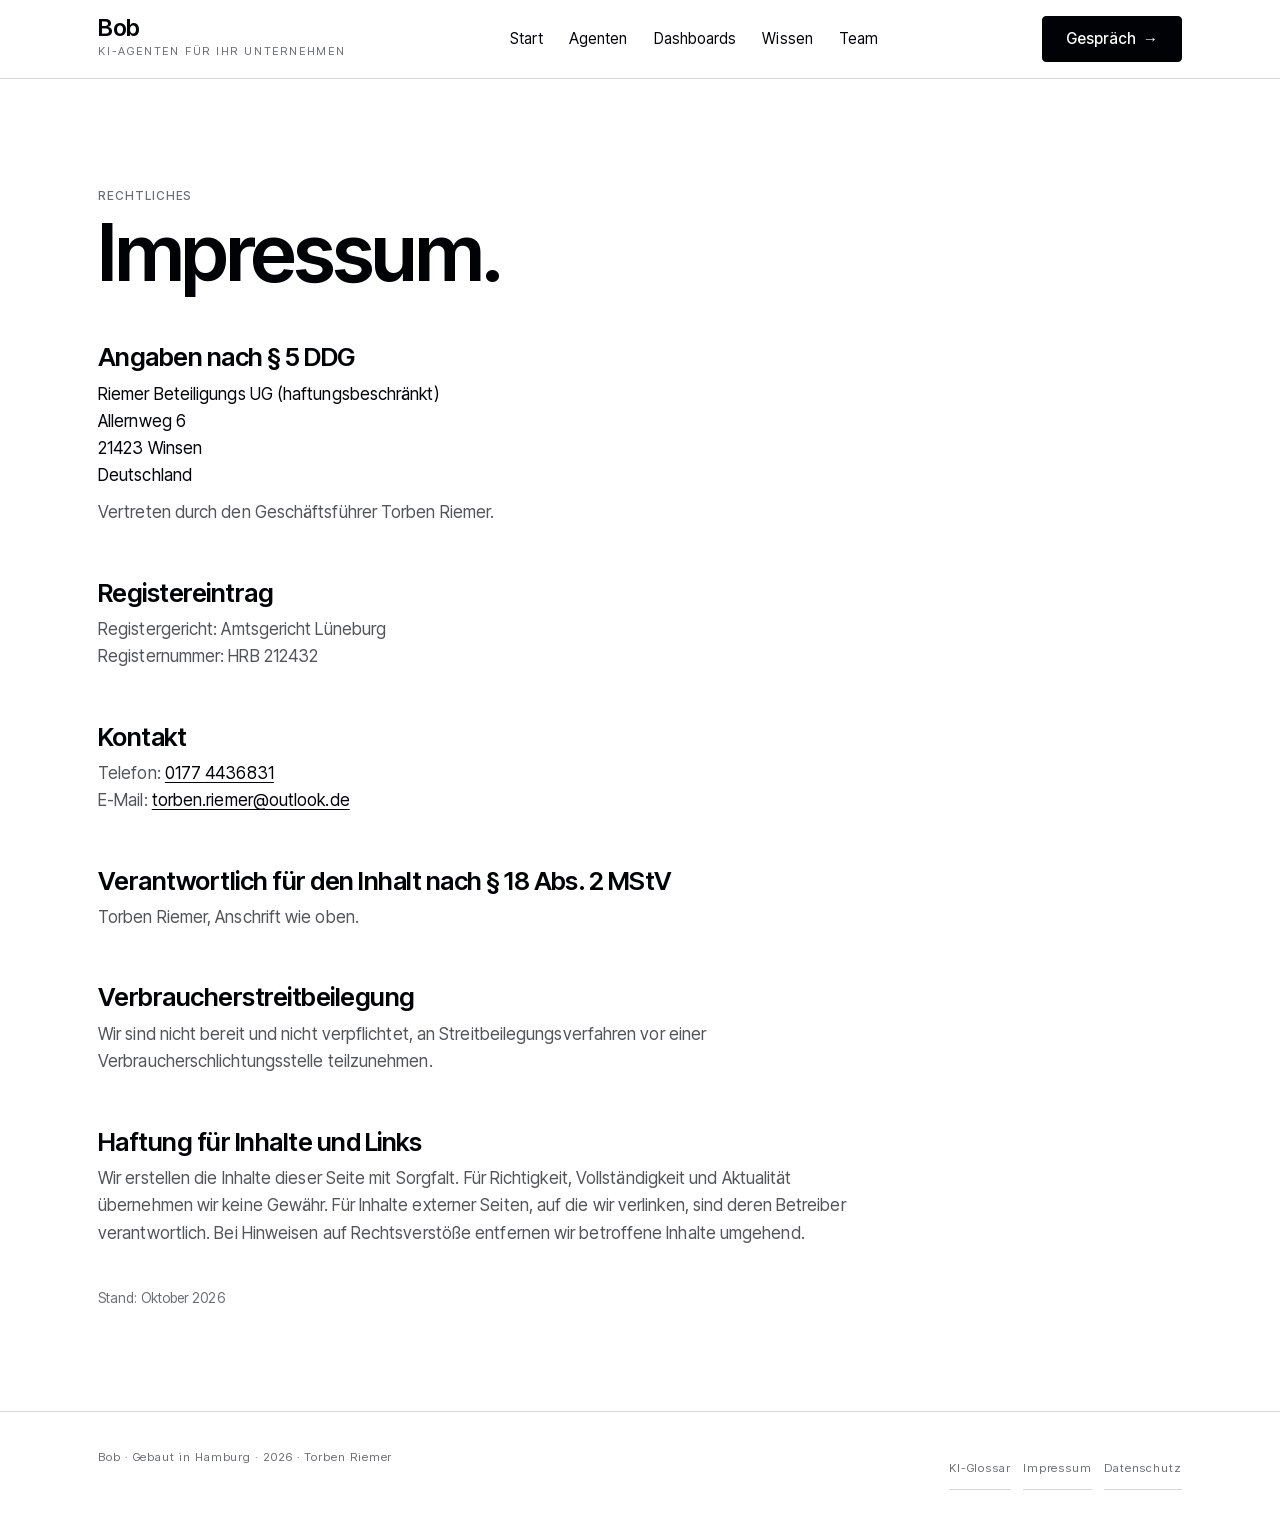
<file: impressum.html>
<!doctype html>
<html lang="de">
<head>
<meta charset="utf-8">
<link rel="icon" href="favicon.svg" type="image/svg+xml">
<link rel="icon" href="icon-32.png" sizes="32x32" type="image/png">
<link rel="apple-touch-icon" href="icon-180.png">
<meta name="theme-color" content="#FFFFFF">
<link rel="canonical" href="https://torbenbob.github.io/ai/impressum.html">
<meta property="og:type" content="website">
<meta property="og:locale" content="de_DE">
<meta property="og:site_name" content="Bob">
<meta property="og:title" content="Impressum · Bob">
<meta property="og:description" content="Impressum von Bob, KI-Agenten für Ihr Unternehmen.">
<meta property="og:url" content="https://torbenbob.github.io/ai/impressum.html">
<meta property="og:image" content="https://torbenbob.github.io/ai/og.png">
<meta property="og:image:width" content="1200">
<meta property="og:image:height" content="630">
<meta name="twitter:card" content="summary_large_image">
<meta name="viewport" content="width=device-width,initial-scale=1,viewport-fit=cover">
<title>Impressum · Bob</title>
<meta name="description" content="Impressum von Bob, KI-Agenten für Ihr Unternehmen.">
<link rel="stylesheet" href="fonts/fonts.css">
<link rel="stylesheet" href="site.css?v=20261027123641">

</head>
<body>
<header class="top">
  <div class="wrap">
    <a class="brand" href="index.html"><span class="mark">Bob</span><span class="tag">KI-Agenten für Ihr Unternehmen</span></a>
    <nav aria-label="Hauptnavigation">
      <a href="index.html">Start</a>
      <a href="agenten.html">Agenten</a>
      <a href="dashboards.html">Dashboards</a>
      <a href="wissen.html">Wissen</a>
      <a href="team.html">Team</a>
    </nav>
    <a class="btn arrow" href="index.html#kontakt">Gespräch</a>
  </div>
</header>
<script>(function(){var h=document.querySelector('header.top');if(!h)return;function f(){document.documentElement.style.setProperty('--header-h',h.offsetHeight+'px');}f();window.addEventListener('resize',f);if('ResizeObserver' in window)new ResizeObserver(f).observe(h);})();</script>
<main>
<div class="page-head"><div class="wrap"><span class="eyebrow">Rechtliches</span><h1>Impressum.</h1></div></div>
<section style="border-top:0;padding-top:0"><div class="wrap lg">
<h2>Angaben nach § 5 DDG</h2>
<address>Riemer Beteiligungs UG (haftungsbeschränkt)<br>Allernweg 6<br>21423 Winsen<br>Deutschland</address>
<p>Vertreten durch den Geschäftsführer Torben Riemer.</p>
<h2>Registereintrag</h2>
<p>Registergericht: Amtsgericht Lüneburg<br>Registernummer: HRB 212432</p>
<h2>Kontakt</h2>
<p>Telefon: <a href="tel:+491774436831">0177 4436831</a><br>E-Mail: <a href="mailto:torben.riemer@outlook.de">torben.riemer@outlook.de</a></p>
<h2>Verantwortlich für den Inhalt nach § 18 Abs. 2 MStV</h2>
<p>Torben Riemer, Anschrift wie oben.</p>
<h2>Verbraucherstreitbeilegung</h2>
<p>Wir sind nicht bereit und nicht verpflichtet, an Streitbeilegungsverfahren vor einer Verbraucherschlichtungsstelle teilzunehmen.</p>
<h2>Haftung für Inhalte und Links</h2>
<p>Wir erstellen die Inhalte dieser Seite mit Sorgfalt. Für Richtigkeit, Vollständigkeit und Aktualität übernehmen wir keine Gewähr. Für Inhalte externer Seiten, auf die wir verlinken, sind deren Betreiber verantwortlich. Bei Hinweisen auf Rechtsverstöße entfernen wir betroffene Inhalte umgehend.</p>
<p class="stand">Stand: Oktober 2026</p>
</div></section>
</main>
<footer>
  <div class="wrap">
    <div class="legal">
      <span>Bob · Gebaut in Hamburg · 2026 · Torben Riemer</span>
      <span><a href="glossar.html">KI-Glossar</a> &nbsp; <a href="impressum.html">Impressum</a> &nbsp; <a href="datenschutz.html">Datenschutz</a></span>
    </div>
  </div>
</footer>

</body>
</html>
</file>
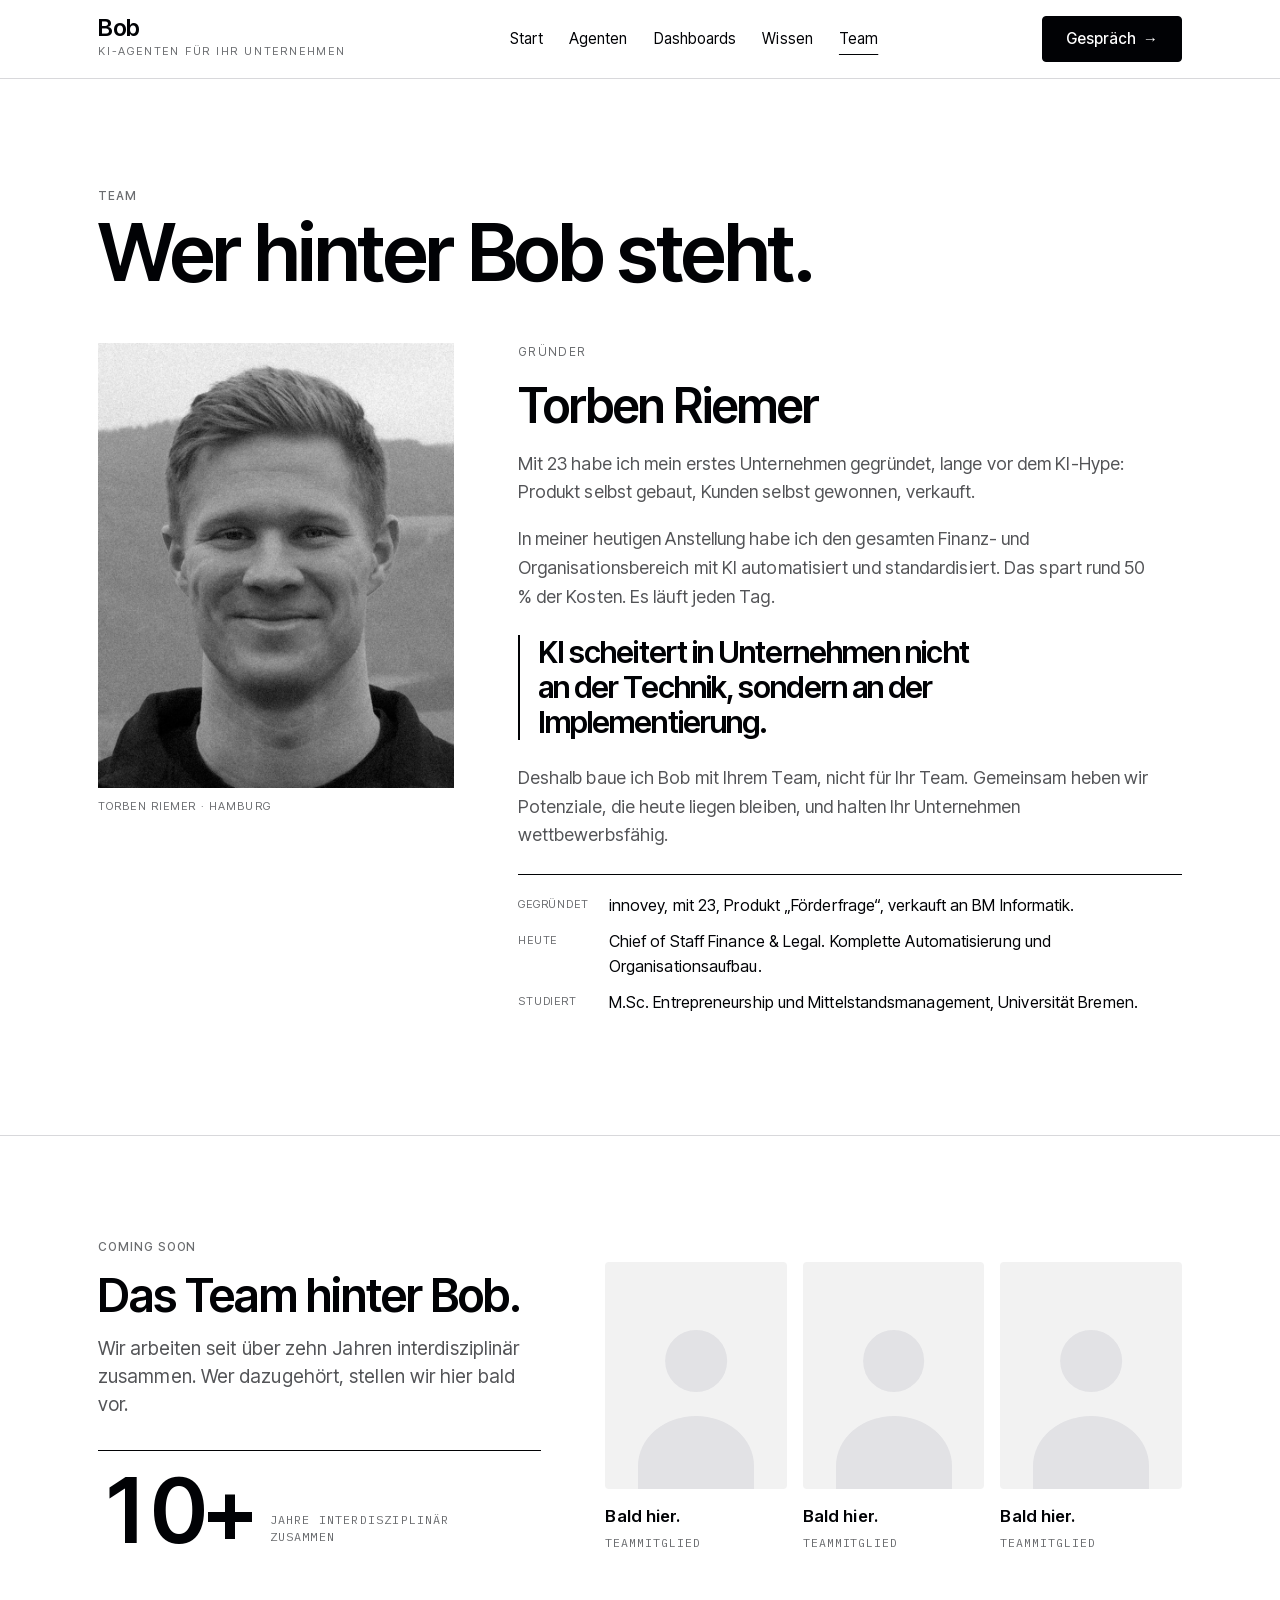
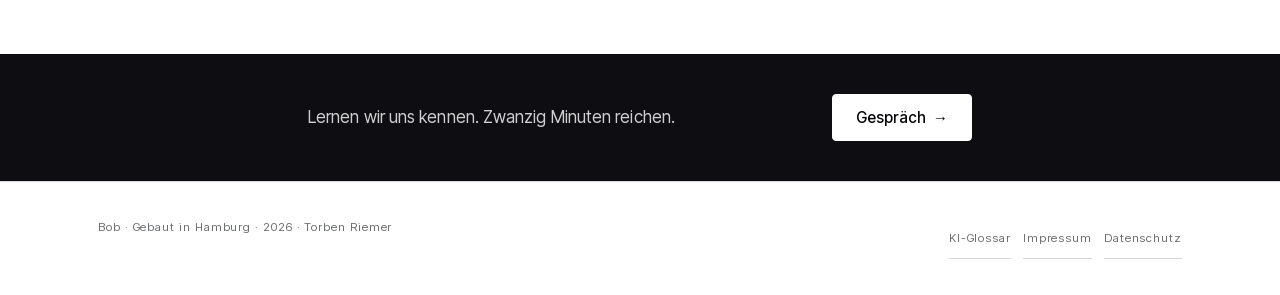
<file: team.html>
<!doctype html>
<html lang="de">
<head>
<meta charset="utf-8">
<link rel="icon" href="favicon.svg" type="image/svg+xml">
<link rel="icon" href="icon-32.png" sizes="32x32" type="image/png">
<link rel="apple-touch-icon" href="icon-180.png">
<meta name="theme-color" content="#FFFFFF">
<link rel="canonical" href="https://torbenbob.github.io/ai/team.html">
<meta property="og:type" content="website">
<meta property="og:locale" content="de_DE">
<meta property="og:site_name" content="Bob">
<meta property="og:title" content="Team · Bob">
<meta property="og:description" content="Das Team hinter Bob: Gründer Torben Riemer und ein Team, das seit über zehn Jahren interdisziplinär zusammenarbeitet.">
<meta property="og:url" content="https://torbenbob.github.io/ai/team.html">
<meta property="og:image" content="https://torbenbob.github.io/ai/og.png">
<meta property="og:image:width" content="1200">
<meta property="og:image:height" content="630">
<meta name="twitter:card" content="summary_large_image">
<meta name="viewport" content="width=device-width,initial-scale=1,viewport-fit=cover">
<title>Team · Bob</title>
<meta name="description" content="Das Team hinter Bob: Gründer Torben Riemer und ein Team, das seit über zehn Jahren interdisziplinär zusammenarbeitet.">
<link rel="stylesheet" href="fonts/fonts.css">
<link rel="stylesheet" href="site.css?v=20261027123641">

</head>
<body>
<header class="top">
  <div class="wrap">
    <a class="brand" href="index.html"><span class="mark">Bob</span><span class="tag">KI-Agenten für Ihr Unternehmen</span></a>
    <nav aria-label="Hauptnavigation">
      <a href="index.html">Start</a>
      <a href="agenten.html">Agenten</a>
      <a href="dashboards.html">Dashboards</a>
      <a href="wissen.html">Wissen</a>
      <a href="team.html" class="on" aria-current="page">Team</a>
    </nav>
    <a class="btn arrow" href="index.html#kontakt">Gespräch</a>
  </div>
</header>
<script>(function(){var h=document.querySelector('header.top');if(!h)return;function f(){document.documentElement.style.setProperty('--header-h',h.offsetHeight+'px');}f();window.addEventListener('resize',f);if('ResizeObserver' in window)new ResizeObserver(f).observe(h);})();</script>
<main>
<div class="page-head"><div class="wrap">
  <span class="eyebrow">Team</span>
  <h1>Wer hinter Bob steht.</h1>
</div></div>
<section style="border-top:0;padding-top:0"><div class="wrap team">
  <figure><img src="team/torben.jpg" alt="Porträt Torben Riemer" width="800" height="1000" loading="lazy"><figcaption>Torben Riemer · Hamburg</figcaption></figure>
  <div class="team-copy">
    <span class="role">Gründer</span>
    <h2>Torben Riemer</h2>
    <p>Mit 23 habe ich mein erstes Unternehmen gegründet, lange vor dem KI-Hype: Produkt selbst gebaut, Kunden selbst gewonnen, verkauft.</p>
    <p>In meiner heutigen Anstellung habe ich den gesamten Finanz- und Organisationsbereich mit KI automatisiert und standardisiert. Das spart rund 50 % der Kosten. Es läuft jeden Tag.</p>
    <blockquote>KI scheitert in Unternehmen nicht an der Technik, sondern an der Implementierung.</blockquote>
    <p>Deshalb baue ich Bob mit Ihrem Team, nicht für Ihr Team. Gemeinsam heben wir Potenziale, die heute liegen bleiben, und halten Ihr Unternehmen wettbewerbsfähig.</p>
    <dl class="tfacts">
      <dt>Gegründet</dt><dd>innovey, mit 23, Produkt „Förderfrage“, verkauft an BM Informatik.</dd>
      <dt>Heute</dt><dd>Chief of Staff Finance &amp; Legal. Komplette Automatisierung und Organisationsaufbau.</dd>
      <dt>Studiert</dt><dd>M.Sc. Entrepreneurship und Mittelstandsmanagement, Universität Bremen.</dd>
    </dl>
  </div>
</div></section>
<section id="team-soon"><div class="wrap">
  <div class="ts">
    <div class="ts-copy">
      <span class="eyebrow">Coming soon</span>
      <h2>Das Team hinter Bob.</h2>
      <p class="lede">Wir arbeiten seit über zehn Jahren interdisziplinär zusammen. Wer dazugehört, stellen wir hier bald vor.</p>
      <div class="ts-stat"><span class="big">10+</span><span class="lbl">Jahre interdisziplinär<br>zusammen</span></div>
    </div>
    <ul class="ts-cards" aria-label="Teammitglieder, bald hier">
      <li><span class="ts-ph" aria-hidden="true"></span><b>Bald hier.</b><span>Teammitglied</span></li>
      <li><span class="ts-ph" aria-hidden="true"></span><b>Bald hier.</b><span>Teammitglied</span></li>
      <li><span class="ts-ph" aria-hidden="true"></span><b>Bald hier.</b><span>Teammitglied</span></li>
    </ul>
  </div>
</div></section>
</main>
<section class="cta-strip"><div class="wrap"><p>Lernen wir uns kennen. Zwanzig Minuten reichen.</p><a class="btn arrow" href="index.html#kontakt">Gespräch</a></div></section>
<footer>
  <div class="wrap">
    <div class="legal">
      <span>Bob · Gebaut in Hamburg · 2026 · Torben Riemer</span>
      <span><a href="glossar.html">KI-Glossar</a> &nbsp; <a href="impressum.html">Impressum</a> &nbsp; <a href="datenschutz.html">Datenschutz</a></span>
    </div>
  </div>
</footer>

</body>
</html>
</file>
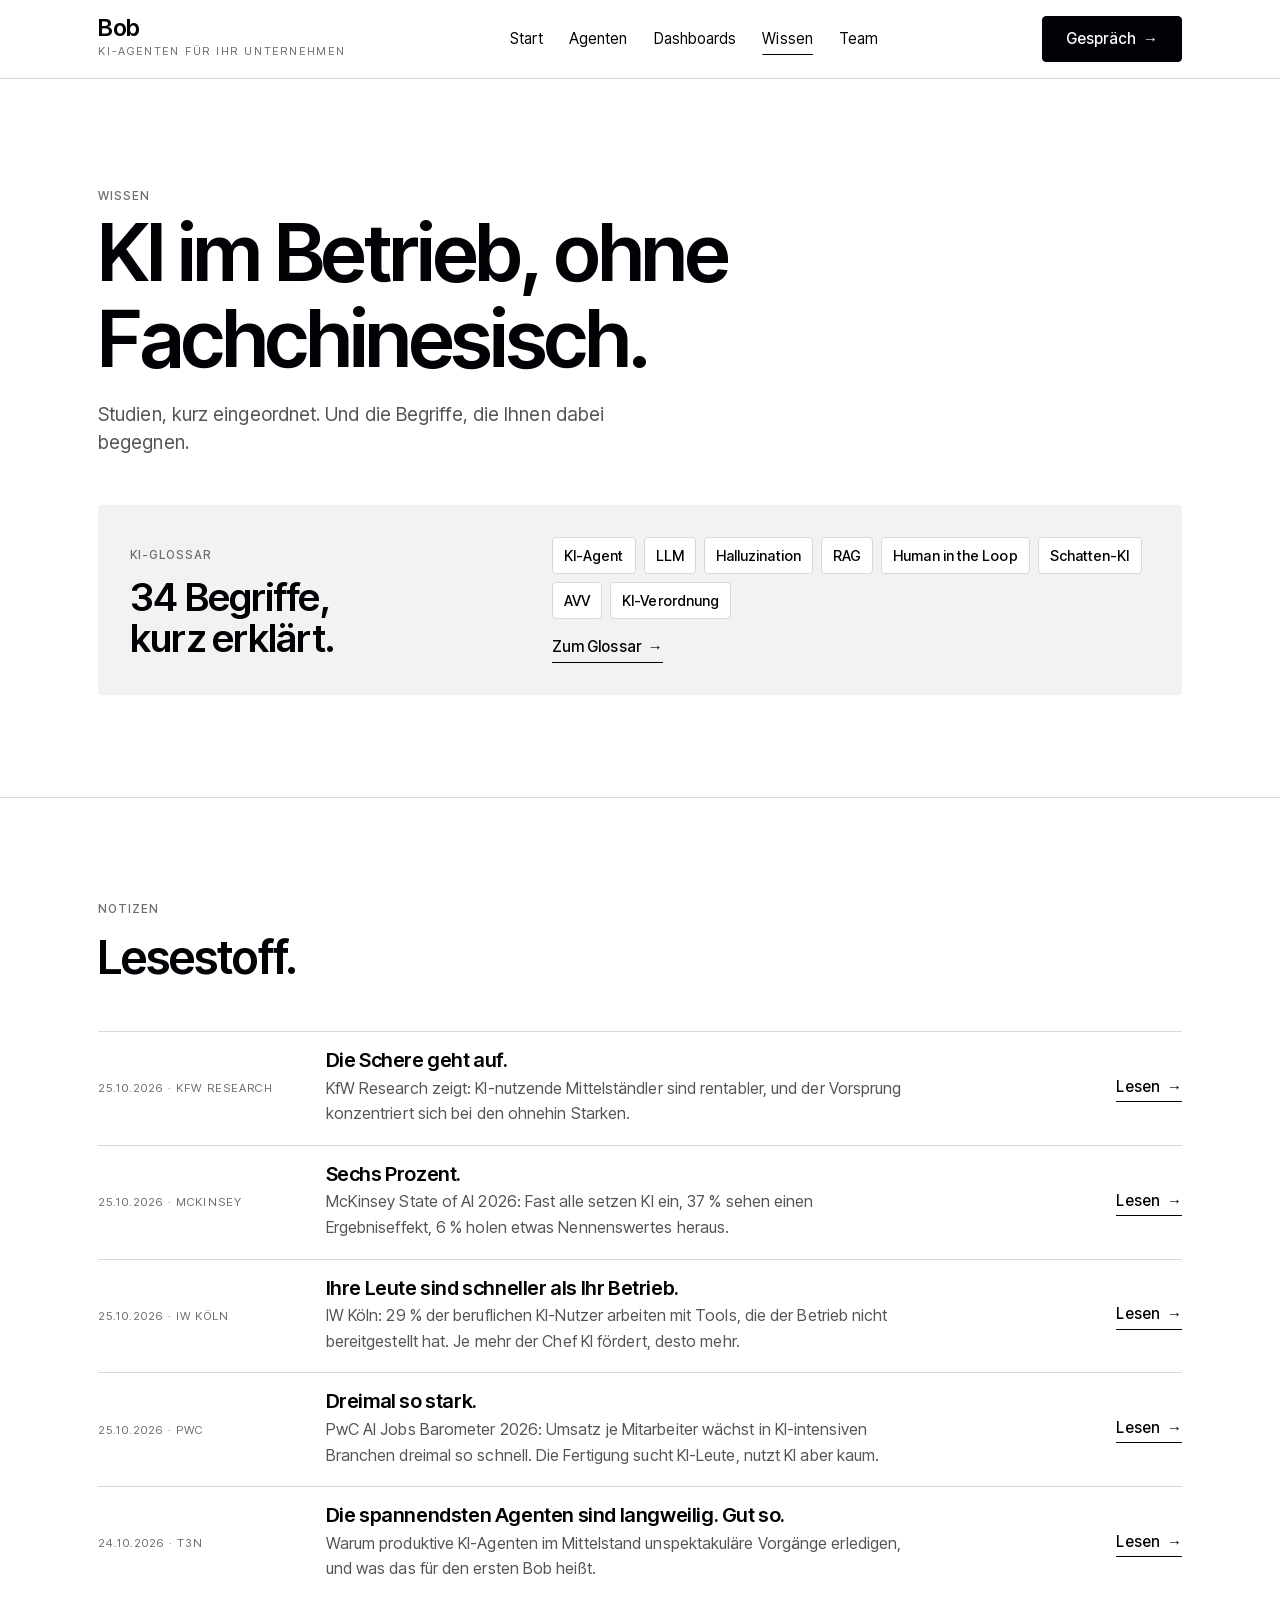
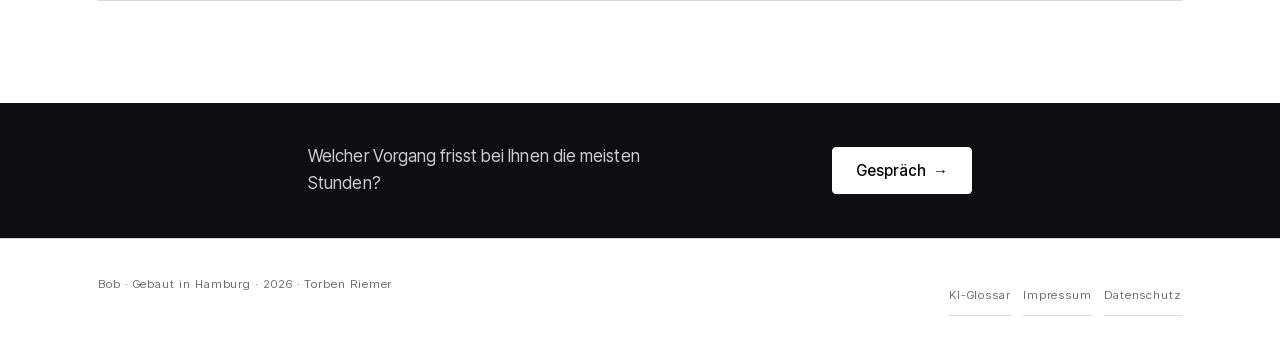
<file: wissen.html>
<!doctype html>
<html lang="de">
<head>
<meta charset="utf-8">
<link rel="icon" href="favicon.svg" type="image/svg+xml">
<link rel="icon" href="icon-32.png" sizes="32x32" type="image/png">
<link rel="apple-touch-icon" href="icon-180.png">
<meta name="theme-color" content="#FFFFFF">
<link rel="canonical" href="https://torbenbob.github.io/ai/wissen.html">
<meta property="og:type" content="website">
<meta property="og:locale" content="de_DE">
<meta property="og:site_name" content="Bob">
<meta property="og:title" content="Wissen · Bob">
<meta property="og:description" content="Studien zu KI im Mittelstand kurz eingeordnet, dazu ein KI-Glossar mit 34 Begriffen.">
<meta property="og:url" content="https://torbenbob.github.io/ai/wissen.html">
<meta property="og:image" content="https://torbenbob.github.io/ai/og.png">
<meta property="og:image:width" content="1200">
<meta property="og:image:height" content="630">
<meta name="twitter:card" content="summary_large_image">
<meta name="viewport" content="width=device-width,initial-scale=1,viewport-fit=cover">
<title>Wissen · Bob</title>
<meta name="description" content="Studien zu KI im Mittelstand kurz eingeordnet, dazu ein KI-Glossar mit 34 Begriffen.">
<link rel="stylesheet" href="fonts/fonts.css">
<link rel="stylesheet" href="site.css?v=20261027123641">

</head>
<body>
<header class="top">
  <div class="wrap">
    <a class="brand" href="index.html"><span class="mark">Bob</span><span class="tag">KI-Agenten für Ihr Unternehmen</span></a>
    <nav aria-label="Hauptnavigation">
      <a href="index.html">Start</a>
      <a href="agenten.html">Agenten</a>
      <a href="dashboards.html">Dashboards</a>
      <a href="wissen.html" class="on" aria-current="page">Wissen</a>
      <a href="team.html">Team</a>
    </nav>
    <a class="btn arrow" href="index.html#kontakt">Gespräch</a>
  </div>
</header>
<script>(function(){var h=document.querySelector('header.top');if(!h)return;function f(){document.documentElement.style.setProperty('--header-h',h.offsetHeight+'px');}f();window.addEventListener('resize',f);if('ResizeObserver' in window)new ResizeObserver(f).observe(h);})();</script>
<main>
<div class="page-head"><div class="wrap">
  <span class="eyebrow">Wissen</span>
  <h1>KI im Betrieb, ohne Fachchinesisch.</h1>
  <p class="lede">Studien, kurz eingeordnet. Und die Begriffe, die Ihnen dabei begegnen.</p>
</div></div>
<section style="border-top:0;padding-top:0"><div class="wrap">
  <div class="gl-teaser"><div><span class="eyebrow">KI-Glossar</span><h2 style="margin-top:10px">34 Begriffe, kurz erklärt.</h2></div><div style="display:flex;flex-direction:column;gap:16px"><div class="chips"><a href="glossar.html#ki-agent">KI-Agent</a><a href="glossar.html#llm">LLM</a><a href="glossar.html#halluzination">Halluzination</a><a href="glossar.html#rag">RAG</a><a href="glossar.html#human-in-the-loop">Human in the Loop</a><a href="glossar.html#schatten-ki">Schatten-KI</a><a href="glossar.html#avv">AVV</a><a href="glossar.html#ki-verordnung">KI-Verordnung</a></div><a class="more arrow" href="glossar.html" style="align-self:flex-start">Zum Glossar</a></div></div>
</div></section>
<section id="notizen"><div class="wrap">
  <div class="sec-head"><span class="eyebrow">Notizen</span><h2>Lesestoff.</h2></div>
  <div class="notes"><a class="note" href="blog/schere.html"><span class="meta">25.10.2026 · KfW Research</span><div><h3>Die Schere geht auf.</h3><p>KfW Research zeigt: KI-nutzende Mittelständler sind rentabler, und der Vorsprung konzentriert sich bei den ohnehin Starken.</p></div><span class="more arrow">Lesen</span></a>
<a class="note" href="blog/sechs-prozent.html"><span class="meta">25.10.2026 · McKinsey</span><div><h3>Sechs Prozent.</h3><p>McKinsey State of AI 2026: Fast alle setzen KI ein, 37 % sehen einen Ergebniseffekt, 6 % holen etwas Nennenswertes heraus.</p></div><span class="more arrow">Lesen</span></a>
<a class="note" href="blog/schatten-ki.html"><span class="meta">25.10.2026 · IW Köln</span><div><h3>Ihre Leute sind schneller als Ihr Betrieb.</h3><p>IW Köln: 29 % der beruflichen KI-Nutzer arbeiten mit Tools, die der Betrieb nicht bereitgestellt hat. Je mehr der Chef KI fördert, desto mehr.</p></div><span class="more arrow">Lesen</span></a>
<a class="note" href="blog/dreimal.html"><span class="meta">25.10.2026 · PwC</span><div><h3>Dreimal so stark.</h3><p>PwC AI Jobs Barometer 2026: Umsatz je Mitarbeiter wächst in KI-intensiven Branchen dreimal so schnell. Die Fertigung sucht KI-Leute, nutzt KI aber kaum.</p></div><span class="more arrow">Lesen</span></a>
<a class="note" href="blog/langweilige-agenten.html"><span class="meta">24.10.2026 · t3n</span><div><h3>Die spannendsten Agenten sind langweilig. Gut so.</h3><p>Warum produktive KI-Agenten im Mittelstand unspektakuläre Vorgänge erledigen, und was das für den ersten Bob heißt.</p></div><span class="more arrow">Lesen</span></a></div>
</div></section>
</main>
<section class="cta-strip"><div class="wrap"><p>Welcher Vorgang frisst bei Ihnen die meisten Stunden?</p><a class="btn arrow" href="index.html#kontakt">Gespräch</a></div></section>
<footer>
  <div class="wrap">
    <div class="legal">
      <span>Bob · Gebaut in Hamburg · 2026 · Torben Riemer</span>
      <span><a href="glossar.html">KI-Glossar</a> &nbsp; <a href="impressum.html">Impressum</a> &nbsp; <a href="datenschutz.html">Datenschutz</a></span>
    </div>
  </div>
</footer>

</body>
</html>
</file>
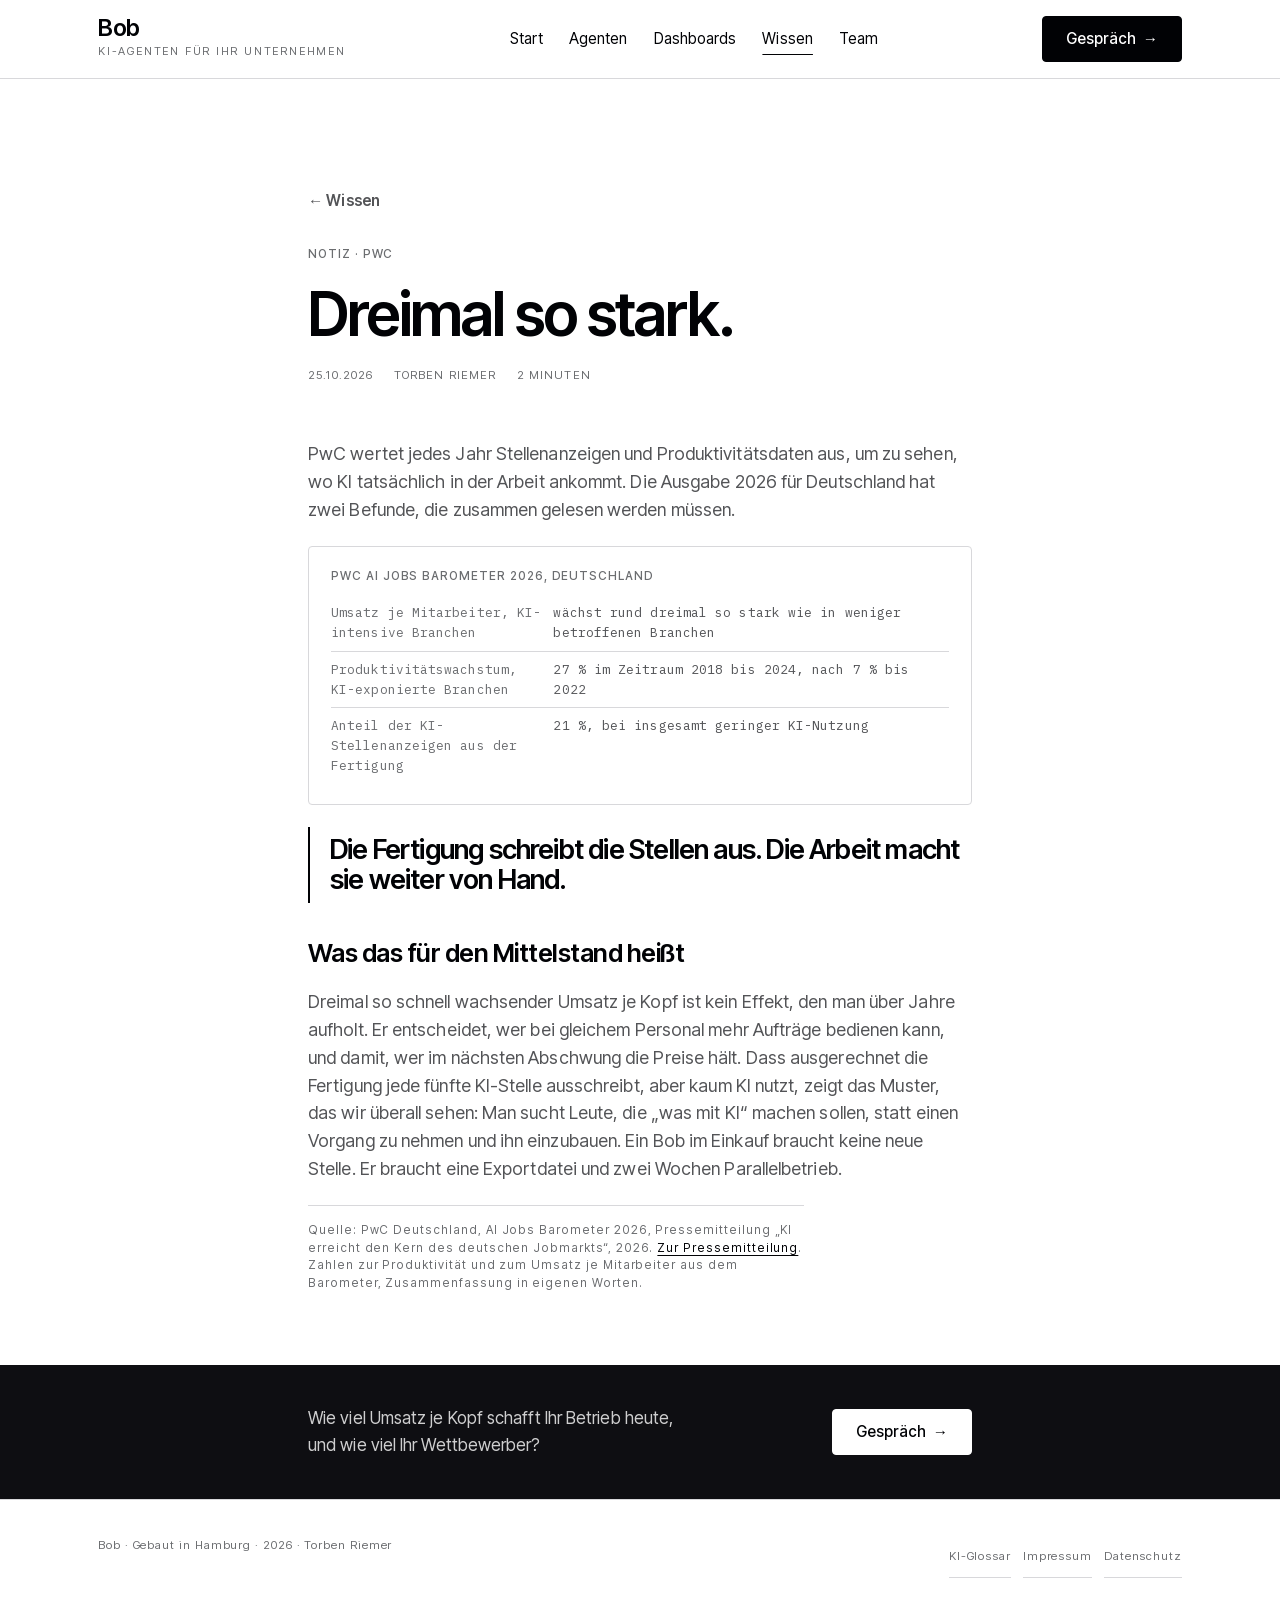
<file: blog/dreimal.html>
<!doctype html>
<html lang="de">
<head>
<meta charset="utf-8">
<link rel="icon" href="../favicon.svg" type="image/svg+xml">
<link rel="icon" href="../icon-32.png" sizes="32x32" type="image/png">
<link rel="apple-touch-icon" href="../icon-180.png">
<meta name="theme-color" content="#FFFFFF">
<link rel="canonical" href="https://torbenbob.github.io/ai/blog/dreimal.html">
<meta property="og:type" content="website">
<meta property="og:locale" content="de_DE">
<meta property="og:site_name" content="Bob">
<meta property="og:title" content="Dreimal so stark. · Bob">
<meta property="og:description" content="PwC AI Jobs Barometer 2026: Umsatz je Mitarbeiter wächst in KI-intensiven Branchen dreimal so schnell. Die Fertigung sucht KI-Leute, nutzt KI aber kaum.">
<meta property="og:url" content="https://torbenbob.github.io/ai/blog/dreimal.html">
<meta property="og:image" content="https://torbenbob.github.io/ai/og.png">
<meta property="og:image:width" content="1200">
<meta property="og:image:height" content="630">
<meta name="twitter:card" content="summary_large_image">
<meta name="viewport" content="width=device-width,initial-scale=1,viewport-fit=cover">
<title>Dreimal so stark. · Bob</title>
<meta name="description" content="PwC AI Jobs Barometer 2026: Umsatz je Mitarbeiter wächst in KI-intensiven Branchen dreimal so schnell. Die Fertigung sucht KI-Leute, nutzt KI aber kaum.">
<link rel="stylesheet" href="../fonts/fonts.css">
<link rel="stylesheet" href="../site.css?v=20261027123641">

</head>
<body>
<header class="top">
  <div class="wrap">
    <a class="brand" href="../index.html"><span class="mark">Bob</span><span class="tag">KI-Agenten für Ihr Unternehmen</span></a>
    <nav aria-label="Hauptnavigation">
      <a href="../index.html">Start</a>
      <a href="../agenten.html">Agenten</a>
      <a href="../dashboards.html">Dashboards</a>
      <a href="../wissen.html" class="on" aria-current="page">Wissen</a>
      <a href="../team.html">Team</a>
    </nav>
    <a class="btn arrow" href="../index.html#kontakt">Gespräch</a>
  </div>
</header>
<script>(function(){var h=document.querySelector('header.top');if(!h)return;function f(){document.documentElement.style.setProperty('--header-h',h.offsetHeight+'px');}f();window.addEventListener('resize',f);if('ResizeObserver' in window)new ResizeObserver(f).observe(h);})();</script>
<main class="article"><div class="wrap">
  <a class="back" href="../wissen.html">← Wissen</a>
  <header style="margin-top:24px"><span class="eyebrow">Notiz · PwC</span><h1>Dreimal so stark.</h1><div class="meta"><span>25.10.2026</span><span>Torben Riemer</span><span>2 Minuten</span></div></header>
  <div class="body">

      <p>PwC wertet jedes Jahr Stellenanzeigen und Produktivitätsdaten aus, um zu sehen, wo KI tatsächlich in der Arbeit ankommt. Die Ausgabe 2026 für Deutschland hat zwei Befunde, die zusammen gelesen werden müssen.</p>
      <div class="box">
        <span class="eyebrow">PwC AI Jobs Barometer 2026, Deutschland</span>
        <table>
          <tr><td>Umsatz je Mitarbeiter, KI-intensive Branchen</td><td>wächst rund dreimal so stark wie in weniger betroffenen Branchen</td></tr>
          <tr><td>Produktivitätswachstum, KI-exponierte Branchen</td><td>27 % im Zeitraum 2018 bis 2024, nach 7 % bis 2022</td></tr>
          <tr><td>Anteil der KI-Stellenanzeigen aus der Fertigung</td><td>21 %, bei insgesamt geringer KI-Nutzung</td></tr>
        </table>
      </div>
      <p class="pull">Die Fertigung schreibt die Stellen aus. Die Arbeit macht sie weiter von Hand.</p>
      <h2>Was das für den Mittelstand heißt</h2>
      <p>Dreimal so schnell wachsender Umsatz je Kopf ist kein Effekt, den man über Jahre aufholt. Er entscheidet, wer bei gleichem Personal mehr Aufträge bedienen kann, und damit, wer im nächsten Abschwung die Preise hält. Dass ausgerechnet die Fertigung jede fünfte KI-Stelle ausschreibt, aber kaum KI nutzt, zeigt das Muster, das wir überall sehen: Man sucht Leute, die „was mit KI“ machen sollen, statt einen Vorgang zu nehmen und ihn einzubauen. Ein Bob im Einkauf braucht keine neue Stelle. Er braucht eine Exportdatei und zwei Wochen Parallelbetrieb.</p>
      <p class="src">Quelle: PwC Deutschland, AI Jobs Barometer 2026, Pressemitteilung „KI erreicht den Kern des deutschen Jobmarkts“, 2026. <a href="https://www.pwc.de/de/pressemitteilungen/2026/pwc-studie-ki-erreicht-den-kern-des-deutschen-jobmarkts-treibt-den-skill-wandel-aber-noch-kaum.html" target="_blank" rel="noopener">Zur Pressemitteilung</a>. Zahlen zur Produktivität und zum Umsatz je Mitarbeiter aus dem Barometer, Zusammenfassung in eigenen Worten.</p>

  </div>
</div></main>
<section class="cta-strip"><div class="wrap"><p>Wie viel Umsatz je Kopf schafft Ihr Betrieb heute, und wie viel Ihr Wettbewerber?</p><a class="btn arrow" href="../index.html#kontakt">Gespräch</a></div></section>
<footer>
  <div class="wrap">
    <div class="legal">
      <span>Bob · Gebaut in Hamburg · 2026 · Torben Riemer</span>
      <span><a href="../glossar.html">KI-Glossar</a> &nbsp; <a href="../impressum.html">Impressum</a> &nbsp; <a href="../datenschutz.html">Datenschutz</a></span>
    </div>
  </div>
</footer>

</body>
</html>
</file>
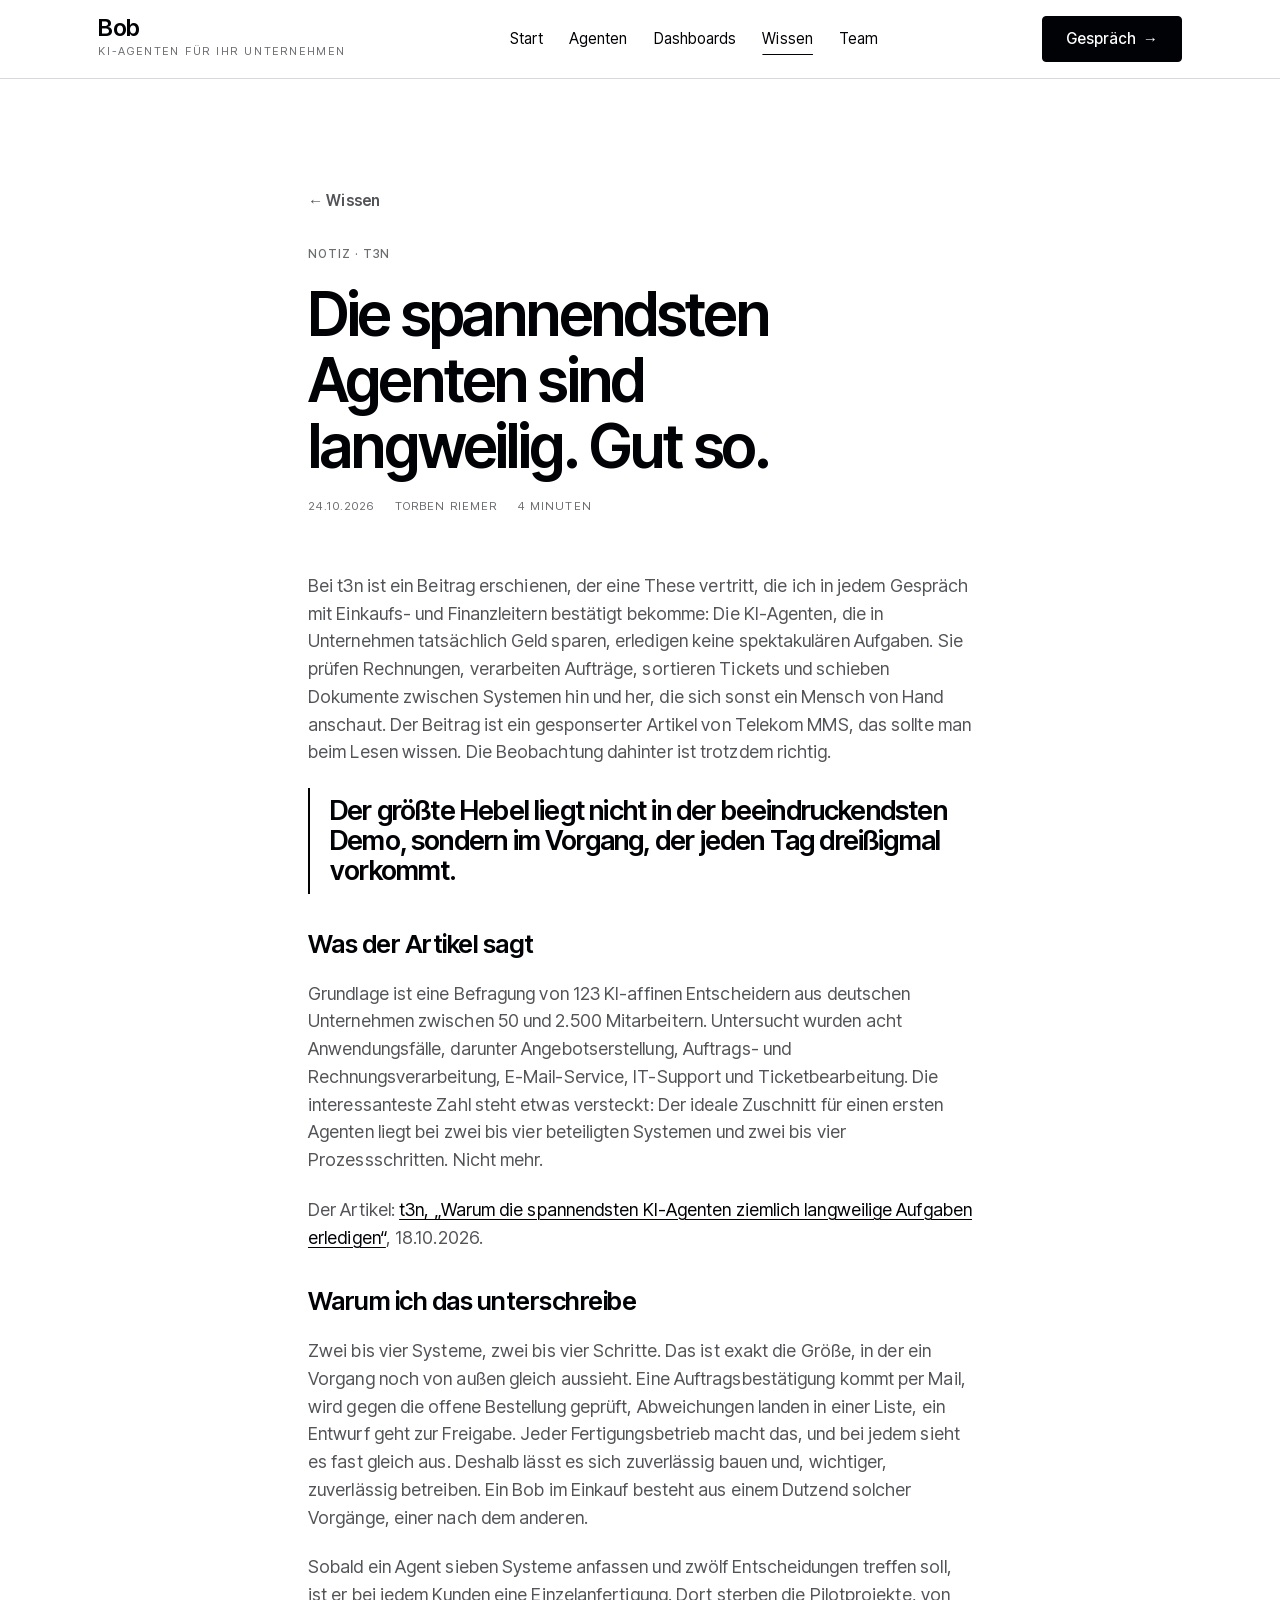
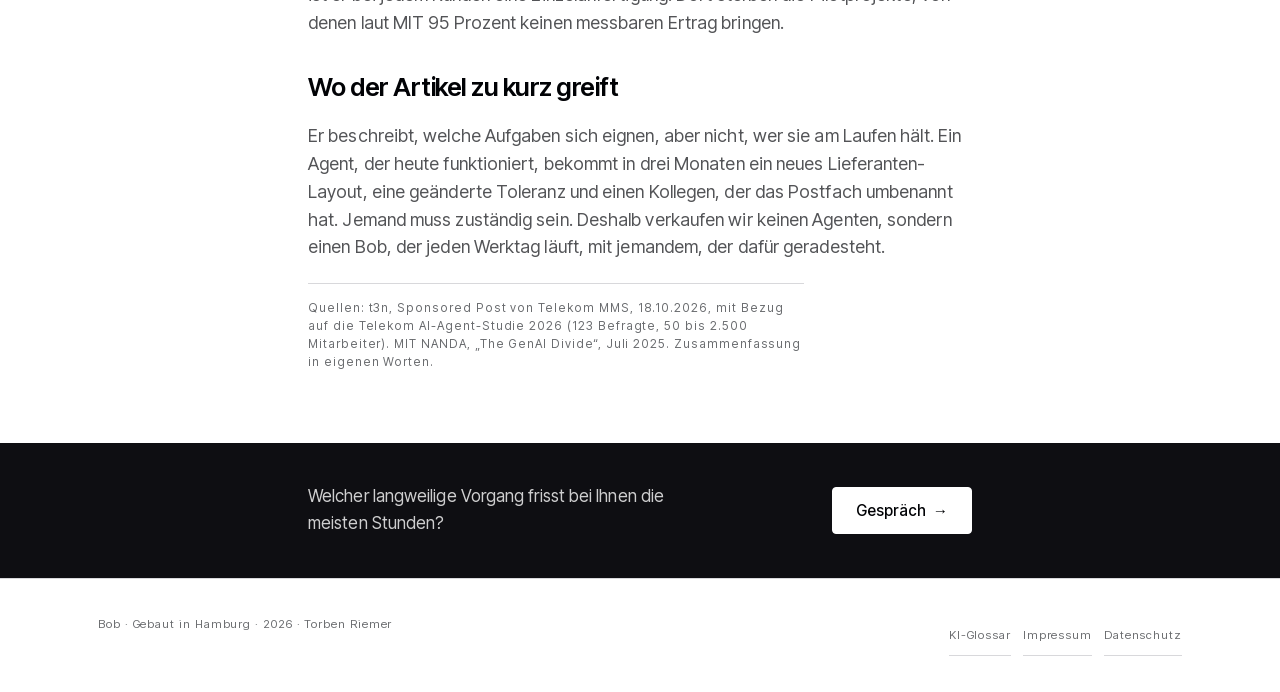
<file: blog/langweilige-agenten.html>
<!doctype html>
<html lang="de">
<head>
<meta charset="utf-8">
<link rel="icon" href="../favicon.svg" type="image/svg+xml">
<link rel="icon" href="../icon-32.png" sizes="32x32" type="image/png">
<link rel="apple-touch-icon" href="../icon-180.png">
<meta name="theme-color" content="#FFFFFF">
<link rel="canonical" href="https://torbenbob.github.io/ai/blog/langweilige-agenten.html">
<meta property="og:type" content="website">
<meta property="og:locale" content="de_DE">
<meta property="og:site_name" content="Bob">
<meta property="og:title" content="Die spannendsten Agenten sind langweilig. Gut so. · Bob">
<meta property="og:description" content="Warum produktive KI-Agenten im Mittelstand unspektakuläre Vorgänge erledigen, und was das für den ersten Bob heißt.">
<meta property="og:url" content="https://torbenbob.github.io/ai/blog/langweilige-agenten.html">
<meta property="og:image" content="https://torbenbob.github.io/ai/og.png">
<meta property="og:image:width" content="1200">
<meta property="og:image:height" content="630">
<meta name="twitter:card" content="summary_large_image">
<meta name="viewport" content="width=device-width,initial-scale=1,viewport-fit=cover">
<title>Die spannendsten Agenten sind langweilig. Gut so. · Bob</title>
<meta name="description" content="Warum produktive KI-Agenten im Mittelstand unspektakuläre Vorgänge erledigen, und was das für den ersten Bob heißt.">
<link rel="stylesheet" href="../fonts/fonts.css">
<link rel="stylesheet" href="../site.css?v=20261027123641">

</head>
<body>
<header class="top">
  <div class="wrap">
    <a class="brand" href="../index.html"><span class="mark">Bob</span><span class="tag">KI-Agenten für Ihr Unternehmen</span></a>
    <nav aria-label="Hauptnavigation">
      <a href="../index.html">Start</a>
      <a href="../agenten.html">Agenten</a>
      <a href="../dashboards.html">Dashboards</a>
      <a href="../wissen.html" class="on" aria-current="page">Wissen</a>
      <a href="../team.html">Team</a>
    </nav>
    <a class="btn arrow" href="../index.html#kontakt">Gespräch</a>
  </div>
</header>
<script>(function(){var h=document.querySelector('header.top');if(!h)return;function f(){document.documentElement.style.setProperty('--header-h',h.offsetHeight+'px');}f();window.addEventListener('resize',f);if('ResizeObserver' in window)new ResizeObserver(f).observe(h);})();</script>
<main class="article"><div class="wrap">
  <a class="back" href="../wissen.html">← Wissen</a>
  <header style="margin-top:24px"><span class="eyebrow">Notiz · t3n</span><h1>Die spannendsten Agenten sind langweilig. Gut so.</h1><div class="meta"><span>24.10.2026</span><span>Torben Riemer</span><span>4 Minuten</span></div></header>
  <div class="body">

      <p>Bei t3n ist ein Beitrag erschienen, der eine These vertritt, die ich in jedem Gespräch mit Einkaufs- und Finanzleitern bestätigt bekomme: Die KI-Agenten, die in Unternehmen tatsächlich Geld sparen, erledigen keine spektakulären Aufgaben. Sie prüfen Rechnungen, verarbeiten Aufträge, sortieren Tickets und schieben Dokumente zwischen Systemen hin und her, die sich sonst ein Mensch von Hand anschaut. Der Beitrag ist ein gesponserter Artikel von Telekom MMS, das sollte man beim Lesen wissen. Die Beobachtung dahinter ist trotzdem richtig.</p>
      <p class="pull">Der größte Hebel liegt nicht in der beeindruckendsten Demo, sondern im Vorgang, der jeden Tag dreißigmal vorkommt.</p>
      <h2>Was der Artikel sagt</h2>
      <p>Grundlage ist eine Befragung von 123 KI-affinen Entscheidern aus deutschen Unternehmen zwischen 50 und 2.500 Mitarbeitern. Untersucht wurden acht Anwendungsfälle, darunter Angebotserstellung, Auftrags- und Rechnungsverarbeitung, E-Mail-Service, IT-Support und Ticketbearbeitung. Die interessanteste Zahl steht etwas versteckt: Der ideale Zuschnitt für einen ersten Agenten liegt bei zwei bis vier beteiligten Systemen und zwei bis vier Prozessschritten. Nicht mehr.</p>
      <p>Der Artikel: <a href="https://t3n.de/news/warum-die-spannendsten-ki-agenten-ziemlich-langweilige-aufgaben-erledigen-1765900/" target="_blank" rel="noopener">t3n, „Warum die spannendsten KI-Agenten ziemlich langweilige Aufgaben erledigen“</a>, 18.10.2026.</p>
      <h2>Warum ich das unterschreibe</h2>
      <p>Zwei bis vier Systeme, zwei bis vier Schritte. Das ist exakt die Größe, in der ein Vorgang noch von außen gleich aussieht. Eine Auftragsbestätigung kommt per Mail, wird gegen die offene Bestellung geprüft, Abweichungen landen in einer Liste, ein Entwurf geht zur Freigabe. Jeder Fertigungsbetrieb macht das, und bei jedem sieht es fast gleich aus. Deshalb lässt es sich zuverlässig bauen und, wichtiger, zuverlässig betreiben. Ein Bob im Einkauf besteht aus einem Dutzend solcher Vorgänge, einer nach dem anderen.</p>
      <p>Sobald ein Agent sieben Systeme anfassen und zwölf Entscheidungen treffen soll, ist er bei jedem Kunden eine Einzelanfertigung. Dort sterben die Pilotprojekte, von denen laut MIT 95 Prozent keinen messbaren Ertrag bringen.</p>
      <h2>Wo der Artikel zu kurz greift</h2>
      <p>Er beschreibt, welche Aufgaben sich eignen, aber nicht, wer sie am Laufen hält. Ein Agent, der heute funktioniert, bekommt in drei Monaten ein neues Lieferanten-Layout, eine geänderte Toleranz und einen Kollegen, der das Postfach umbenannt hat. Jemand muss zuständig sein. Deshalb verkaufen wir keinen Agenten, sondern einen Bob, der jeden Werktag läuft, mit jemandem, der dafür geradesteht.</p>
      <p class="src">Quellen: t3n, Sponsored Post von Telekom MMS, 18.10.2026, mit Bezug auf die Telekom AI-Agent-Studie 2026 (123 Befragte, 50 bis 2.500 Mitarbeiter). MIT NANDA, „The GenAI Divide“, Juli 2025. Zusammenfassung in eigenen Worten.</p>

  </div>
</div></main>
<section class="cta-strip"><div class="wrap"><p>Welcher langweilige Vorgang frisst bei Ihnen die meisten Stunden?</p><a class="btn arrow" href="../index.html#kontakt">Gespräch</a></div></section>
<footer>
  <div class="wrap">
    <div class="legal">
      <span>Bob · Gebaut in Hamburg · 2026 · Torben Riemer</span>
      <span><a href="../glossar.html">KI-Glossar</a> &nbsp; <a href="../impressum.html">Impressum</a> &nbsp; <a href="../datenschutz.html">Datenschutz</a></span>
    </div>
  </div>
</footer>

</body>
</html>
</file>
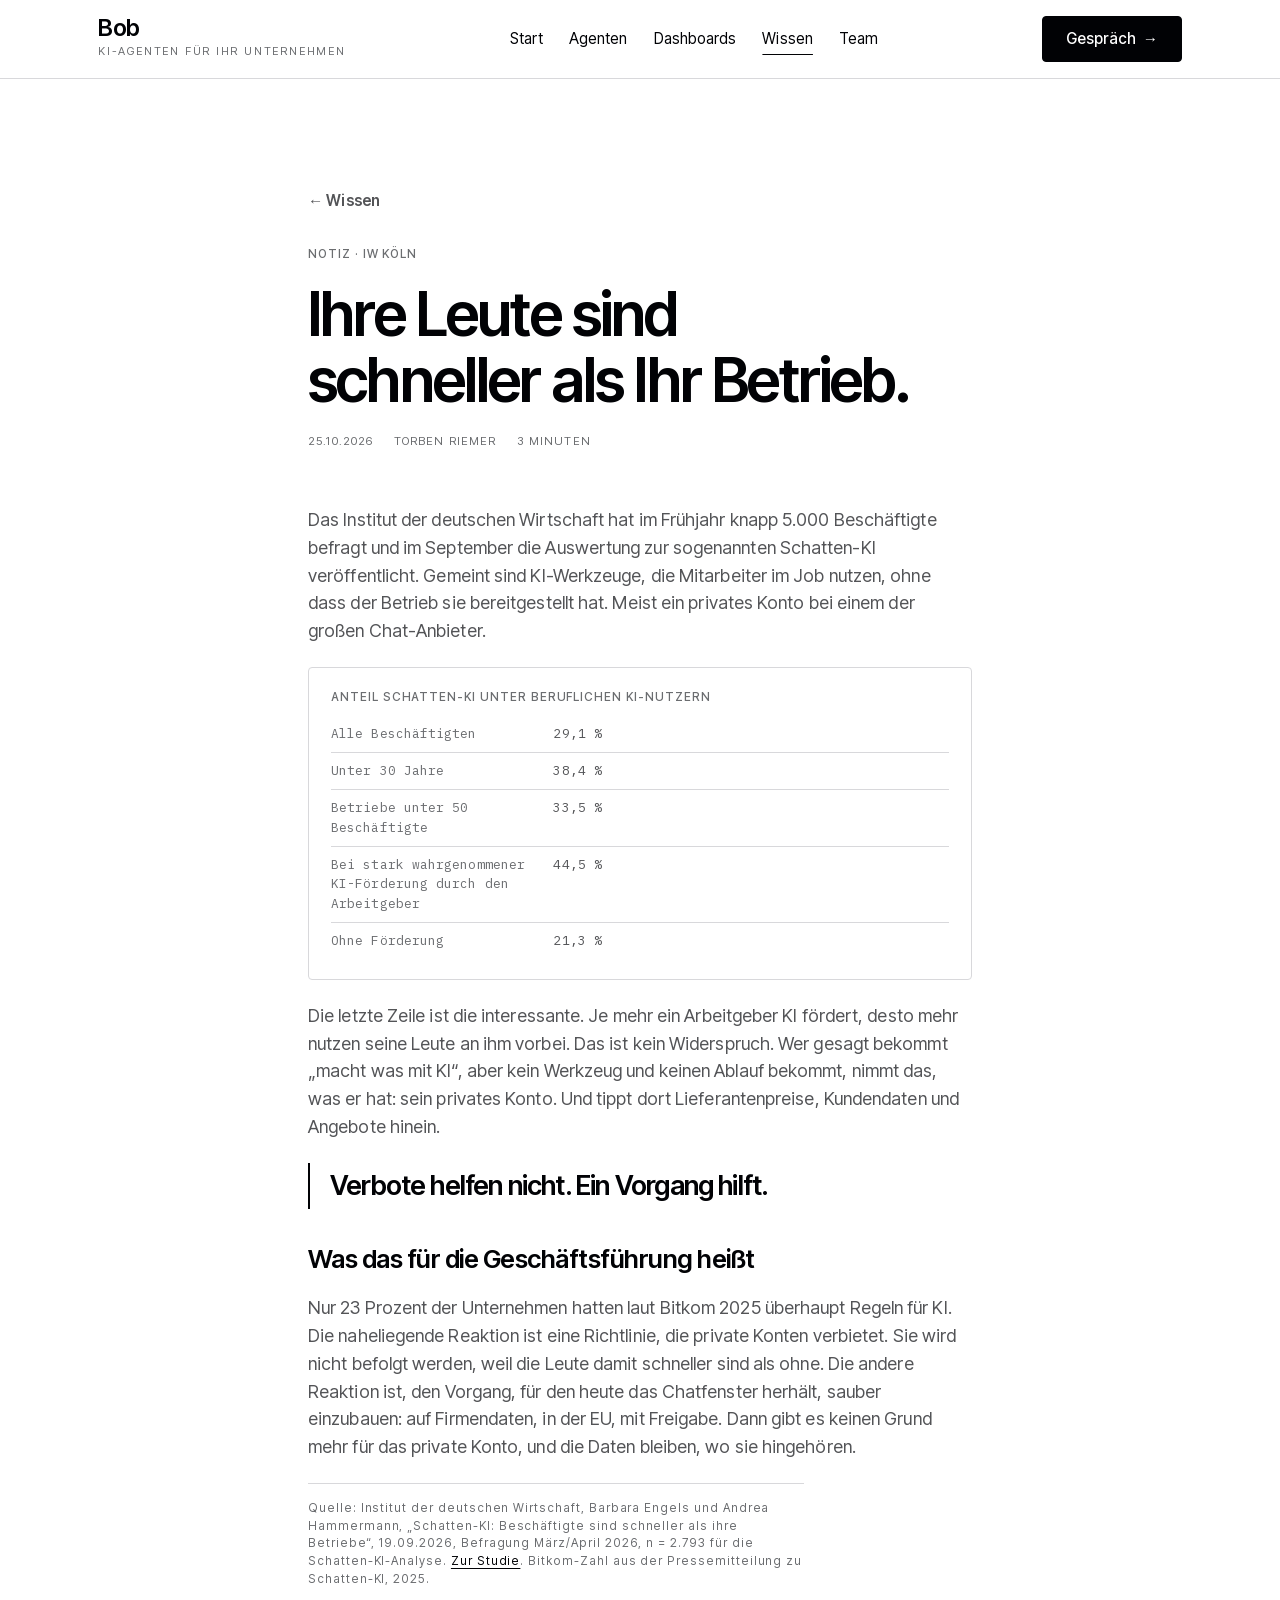
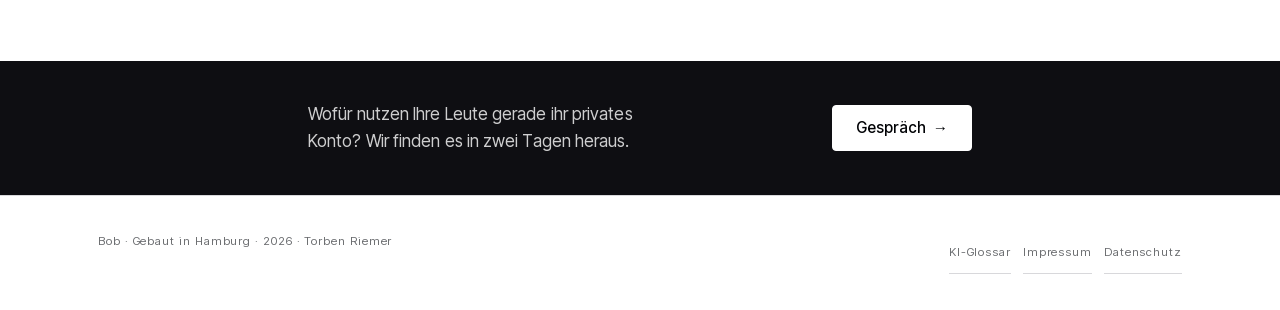
<file: blog/schatten-ki.html>
<!doctype html>
<html lang="de">
<head>
<meta charset="utf-8">
<link rel="icon" href="../favicon.svg" type="image/svg+xml">
<link rel="icon" href="../icon-32.png" sizes="32x32" type="image/png">
<link rel="apple-touch-icon" href="../icon-180.png">
<meta name="theme-color" content="#FFFFFF">
<link rel="canonical" href="https://torbenbob.github.io/ai/blog/schatten-ki.html">
<meta property="og:type" content="website">
<meta property="og:locale" content="de_DE">
<meta property="og:site_name" content="Bob">
<meta property="og:title" content="Ihre Leute sind schneller als Ihr Betrieb. · Bob">
<meta property="og:description" content="IW Köln: 29 % der beruflichen KI-Nutzer arbeiten mit Tools, die der Betrieb nicht bereitgestellt hat. Je mehr der Chef KI fördert, desto mehr.">
<meta property="og:url" content="https://torbenbob.github.io/ai/blog/schatten-ki.html">
<meta property="og:image" content="https://torbenbob.github.io/ai/og.png">
<meta property="og:image:width" content="1200">
<meta property="og:image:height" content="630">
<meta name="twitter:card" content="summary_large_image">
<meta name="viewport" content="width=device-width,initial-scale=1,viewport-fit=cover">
<title>Ihre Leute sind schneller als Ihr Betrieb. · Bob</title>
<meta name="description" content="IW Köln: 29 % der beruflichen KI-Nutzer arbeiten mit Tools, die der Betrieb nicht bereitgestellt hat. Je mehr der Chef KI fördert, desto mehr.">
<link rel="stylesheet" href="../fonts/fonts.css">
<link rel="stylesheet" href="../site.css?v=20261027123641">

</head>
<body>
<header class="top">
  <div class="wrap">
    <a class="brand" href="../index.html"><span class="mark">Bob</span><span class="tag">KI-Agenten für Ihr Unternehmen</span></a>
    <nav aria-label="Hauptnavigation">
      <a href="../index.html">Start</a>
      <a href="../agenten.html">Agenten</a>
      <a href="../dashboards.html">Dashboards</a>
      <a href="../wissen.html" class="on" aria-current="page">Wissen</a>
      <a href="../team.html">Team</a>
    </nav>
    <a class="btn arrow" href="../index.html#kontakt">Gespräch</a>
  </div>
</header>
<script>(function(){var h=document.querySelector('header.top');if(!h)return;function f(){document.documentElement.style.setProperty('--header-h',h.offsetHeight+'px');}f();window.addEventListener('resize',f);if('ResizeObserver' in window)new ResizeObserver(f).observe(h);})();</script>
<main class="article"><div class="wrap">
  <a class="back" href="../wissen.html">← Wissen</a>
  <header style="margin-top:24px"><span class="eyebrow">Notiz · IW Köln</span><h1>Ihre Leute sind schneller als Ihr Betrieb.</h1><div class="meta"><span>25.10.2026</span><span>Torben Riemer</span><span>3 Minuten</span></div></header>
  <div class="body">

      <p>Das Institut der deutschen Wirtschaft hat im Frühjahr knapp 5.000 Beschäftigte befragt und im September die Auswertung zur sogenannten Schatten-KI veröffentlicht. Gemeint sind KI-Werkzeuge, die Mitarbeiter im Job nutzen, ohne dass der Betrieb sie bereitgestellt hat. Meist ein privates Konto bei einem der großen Chat-Anbieter.</p>
      <div class="box">
        <span class="eyebrow">Anteil Schatten-KI unter beruflichen KI-Nutzern</span>
        <table>
          <tr><td>Alle Beschäftigten</td><td>29,1 %</td></tr>
          <tr><td>Unter 30 Jahre</td><td>38,4 %</td></tr>
          <tr><td>Betriebe unter 50 Beschäftigte</td><td>33,5 %</td></tr>
          <tr><td>Bei stark wahrgenommener KI-Förderung durch den Arbeitgeber</td><td>44,5 %</td></tr>
          <tr><td>Ohne Förderung</td><td>21,3 %</td></tr>
        </table>
      </div>
      <p>Die letzte Zeile ist die interessante. Je mehr ein Arbeitgeber KI fördert, desto mehr nutzen seine Leute an ihm vorbei. Das ist kein Widerspruch. Wer gesagt bekommt „macht was mit KI“, aber kein Werkzeug und keinen Ablauf bekommt, nimmt das, was er hat: sein privates Konto. Und tippt dort Lieferantenpreise, Kundendaten und Angebote hinein.</p>
      <p class="pull">Verbote helfen nicht. Ein Vorgang hilft.</p>
      <h2>Was das für die Geschäftsführung heißt</h2>
      <p>Nur 23 Prozent der Unternehmen hatten laut Bitkom 2025 überhaupt Regeln für KI. Die naheliegende Reaktion ist eine Richtlinie, die private Konten verbietet. Sie wird nicht befolgt werden, weil die Leute damit schneller sind als ohne. Die andere Reaktion ist, den Vorgang, für den heute das Chatfenster herhält, sauber einzubauen: auf Firmendaten, in der EU, mit Freigabe. Dann gibt es keinen Grund mehr für das private Konto, und die Daten bleiben, wo sie hingehören.</p>
      <p class="src">Quelle: Institut der deutschen Wirtschaft, Barbara Engels und Andrea Hammermann, „Schatten-KI: Beschäftigte sind schneller als ihre Betriebe“, 19.09.2026, Befragung März/April 2026, n = 2.793 für die Schatten-KI-Analyse. <a href="https://www.iwkoeln.de/studien/barbara-engels-andrea-hammermann-schatten-ki-beschaeftigte-sind-schneller-als-ihre-betriebe.html" target="_blank" rel="noopener">Zur Studie</a>. Bitkom-Zahl aus der Pressemitteilung zu Schatten-KI, 2025.</p>

  </div>
</div></main>
<section class="cta-strip"><div class="wrap"><p>Wofür nutzen Ihre Leute gerade ihr privates Konto? Wir finden es in zwei Tagen heraus.</p><a class="btn arrow" href="../index.html#kontakt">Gespräch</a></div></section>
<footer>
  <div class="wrap">
    <div class="legal">
      <span>Bob · Gebaut in Hamburg · 2026 · Torben Riemer</span>
      <span><a href="../glossar.html">KI-Glossar</a> &nbsp; <a href="../impressum.html">Impressum</a> &nbsp; <a href="../datenschutz.html">Datenschutz</a></span>
    </div>
  </div>
</footer>

</body>
</html>
</file>
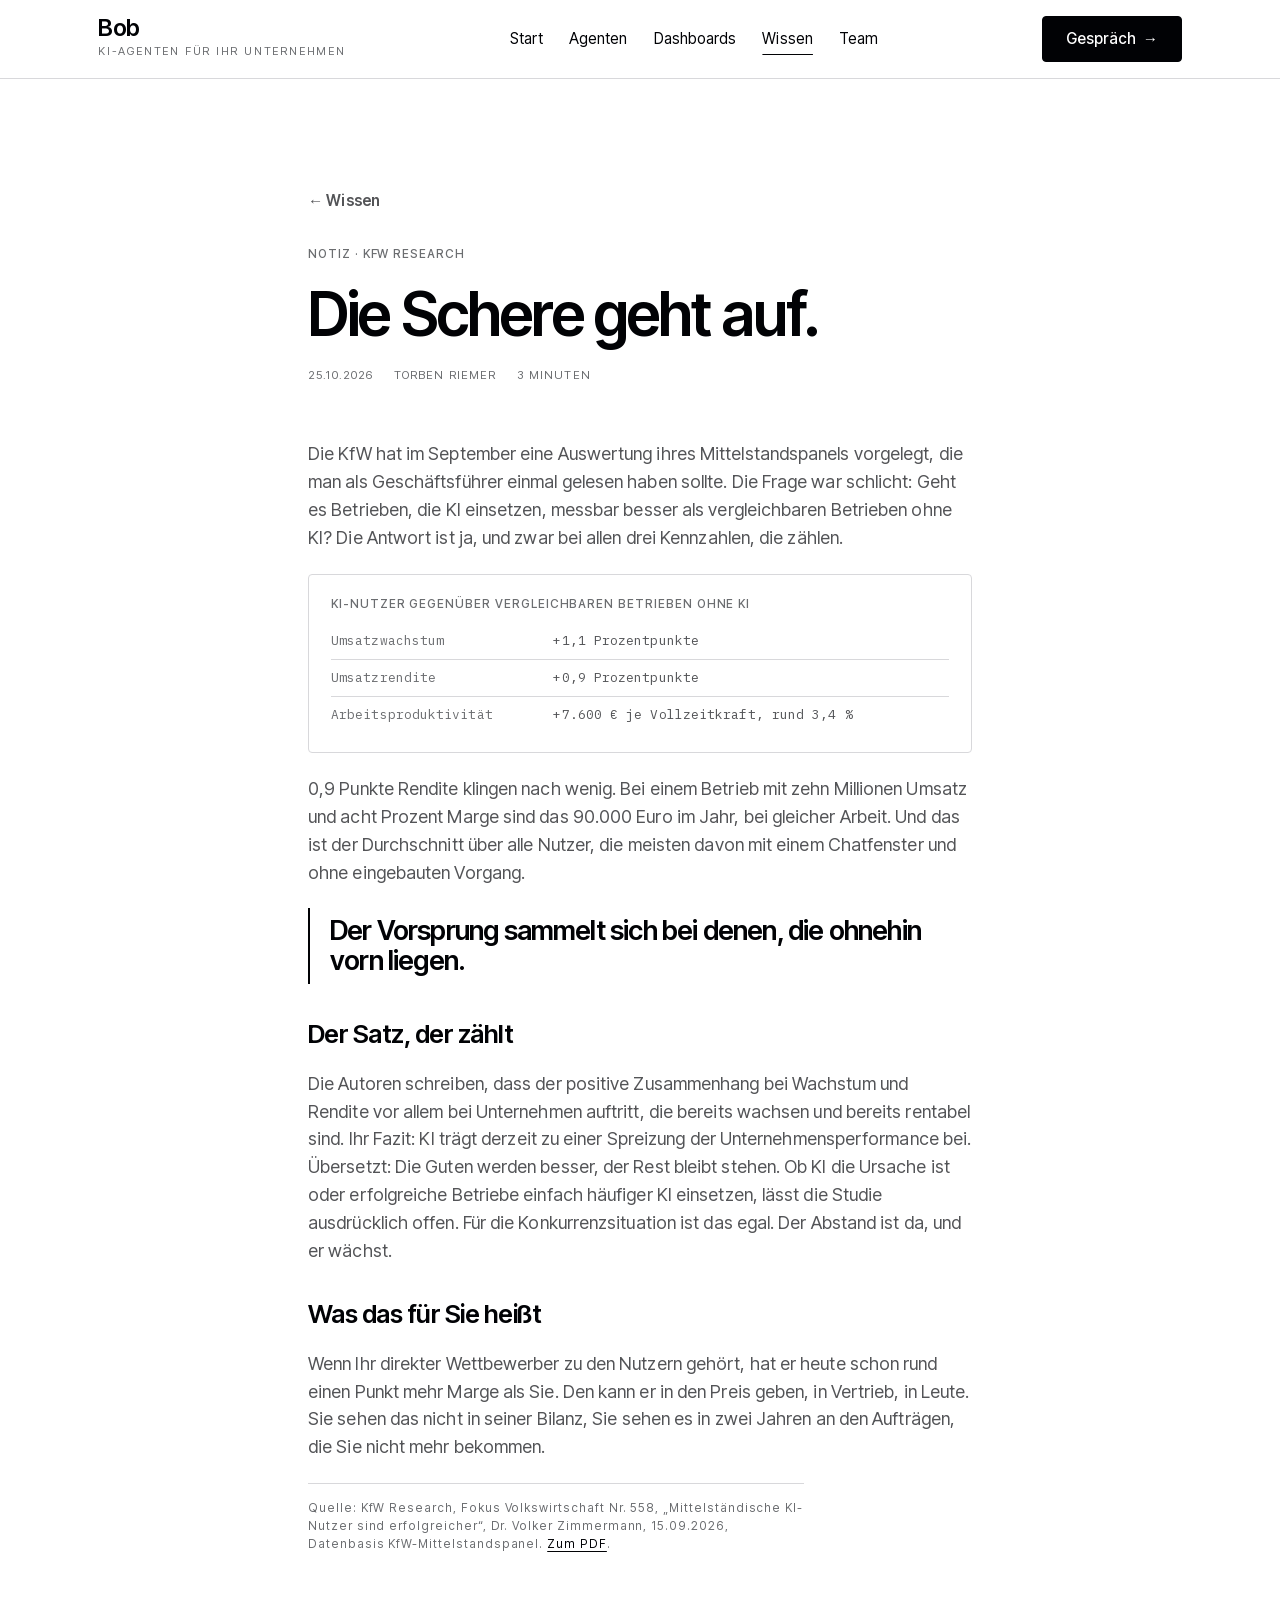
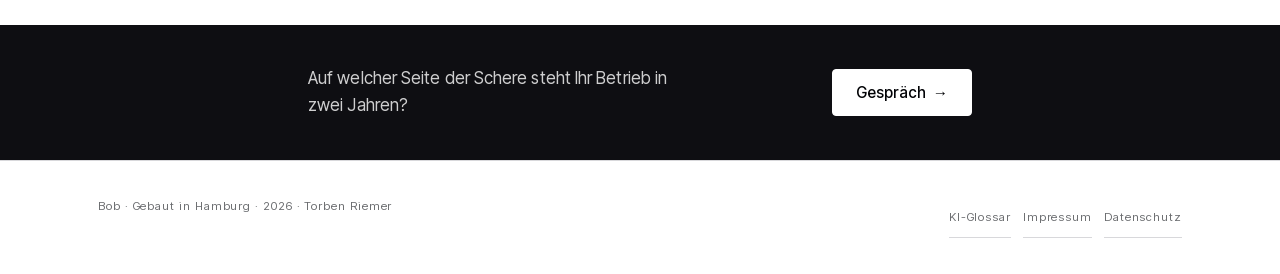
<file: blog/schere.html>
<!doctype html>
<html lang="de">
<head>
<meta charset="utf-8">
<link rel="icon" href="../favicon.svg" type="image/svg+xml">
<link rel="icon" href="../icon-32.png" sizes="32x32" type="image/png">
<link rel="apple-touch-icon" href="../icon-180.png">
<meta name="theme-color" content="#FFFFFF">
<link rel="canonical" href="https://torbenbob.github.io/ai/blog/schere.html">
<meta property="og:type" content="website">
<meta property="og:locale" content="de_DE">
<meta property="og:site_name" content="Bob">
<meta property="og:title" content="Die Schere geht auf. · Bob">
<meta property="og:description" content="KfW Research zeigt: KI-nutzende Mittelständler sind rentabler, und der Vorsprung konzentriert sich bei den ohnehin Starken.">
<meta property="og:url" content="https://torbenbob.github.io/ai/blog/schere.html">
<meta property="og:image" content="https://torbenbob.github.io/ai/og.png">
<meta property="og:image:width" content="1200">
<meta property="og:image:height" content="630">
<meta name="twitter:card" content="summary_large_image">
<meta name="viewport" content="width=device-width,initial-scale=1,viewport-fit=cover">
<title>Die Schere geht auf. · Bob</title>
<meta name="description" content="KfW Research zeigt: KI-nutzende Mittelständler sind rentabler, und der Vorsprung konzentriert sich bei den ohnehin Starken.">
<link rel="stylesheet" href="../fonts/fonts.css">
<link rel="stylesheet" href="../site.css?v=20261027123641">

</head>
<body>
<header class="top">
  <div class="wrap">
    <a class="brand" href="../index.html"><span class="mark">Bob</span><span class="tag">KI-Agenten für Ihr Unternehmen</span></a>
    <nav aria-label="Hauptnavigation">
      <a href="../index.html">Start</a>
      <a href="../agenten.html">Agenten</a>
      <a href="../dashboards.html">Dashboards</a>
      <a href="../wissen.html" class="on" aria-current="page">Wissen</a>
      <a href="../team.html">Team</a>
    </nav>
    <a class="btn arrow" href="../index.html#kontakt">Gespräch</a>
  </div>
</header>
<script>(function(){var h=document.querySelector('header.top');if(!h)return;function f(){document.documentElement.style.setProperty('--header-h',h.offsetHeight+'px');}f();window.addEventListener('resize',f);if('ResizeObserver' in window)new ResizeObserver(f).observe(h);})();</script>
<main class="article"><div class="wrap">
  <a class="back" href="../wissen.html">← Wissen</a>
  <header style="margin-top:24px"><span class="eyebrow">Notiz · KfW Research</span><h1>Die Schere geht auf.</h1><div class="meta"><span>25.10.2026</span><span>Torben Riemer</span><span>3 Minuten</span></div></header>
  <div class="body">

      <p>Die KfW hat im September eine Auswertung ihres Mittelstandspanels vorgelegt, die man als Geschäftsführer einmal gelesen haben sollte. Die Frage war schlicht: Geht es Betrieben, die KI einsetzen, messbar besser als vergleichbaren Betrieben ohne KI? Die Antwort ist ja, und zwar bei allen drei Kennzahlen, die zählen.</p>
      <div class="box">
        <span class="eyebrow">KI-Nutzer gegenüber vergleichbaren Betrieben ohne KI</span>
        <table>
          <tr><td>Umsatzwachstum</td><td>+1,1 Prozentpunkte</td></tr>
          <tr><td>Umsatzrendite</td><td>+0,9 Prozentpunkte</td></tr>
          <tr><td>Arbeitsproduktivität</td><td>+7.600 € je Vollzeitkraft, rund 3,4 %</td></tr>
        </table>
      </div>
      <p>0,9 Punkte Rendite klingen nach wenig. Bei einem Betrieb mit zehn Millionen Umsatz und acht Prozent Marge sind das 90.000 Euro im Jahr, bei gleicher Arbeit. Und das ist der Durchschnitt über alle Nutzer, die meisten davon mit einem Chatfenster und ohne eingebauten Vorgang.</p>
      <p class="pull">Der Vorsprung sammelt sich bei denen, die ohnehin vorn liegen.</p>
      <h2>Der Satz, der zählt</h2>
      <p>Die Autoren schreiben, dass der positive Zusammenhang bei Wachstum und Rendite vor allem bei Unternehmen auftritt, die bereits wachsen und bereits rentabel sind. Ihr Fazit: KI trägt derzeit zu einer Spreizung der Unternehmensperformance bei. Übersetzt: Die Guten werden besser, der Rest bleibt stehen. Ob KI die Ursache ist oder erfolgreiche Betriebe einfach häufiger KI einsetzen, lässt die Studie ausdrücklich offen. Für die Konkurrenzsituation ist das egal. Der Abstand ist da, und er wächst.</p>
      <h2>Was das für Sie heißt</h2>
      <p>Wenn Ihr direkter Wettbewerber zu den Nutzern gehört, hat er heute schon rund einen Punkt mehr Marge als Sie. Den kann er in den Preis geben, in Vertrieb, in Leute. Sie sehen das nicht in seiner Bilanz, Sie sehen es in zwei Jahren an den Aufträgen, die Sie nicht mehr bekommen.</p>
      <p class="src">Quelle: KfW Research, Fokus Volkswirtschaft Nr. 558, „Mittelständische KI-Nutzer sind erfolgreicher“, Dr. Volker Zimmermann, 15.09.2026, Datenbasis KfW-Mittelstandspanel. <a href="https://www.kfw.de/PDF/Download-Center/Konzernthemen/Research/PDF-Dokumente-Fokus-Volkswirtschaft/Fokus-2026/Fokus-Nr.-558-September-2026-KI-Wirkung.pdf" target="_blank" rel="noopener">Zum PDF</a>.</p>

  </div>
</div></main>
<section class="cta-strip"><div class="wrap"><p>Auf welcher Seite der Schere steht Ihr Betrieb in zwei Jahren?</p><a class="btn arrow" href="../index.html#kontakt">Gespräch</a></div></section>
<footer>
  <div class="wrap">
    <div class="legal">
      <span>Bob · Gebaut in Hamburg · 2026 · Torben Riemer</span>
      <span><a href="../glossar.html">KI-Glossar</a> &nbsp; <a href="../impressum.html">Impressum</a> &nbsp; <a href="../datenschutz.html">Datenschutz</a></span>
    </div>
  </div>
</footer>

</body>
</html>
</file>
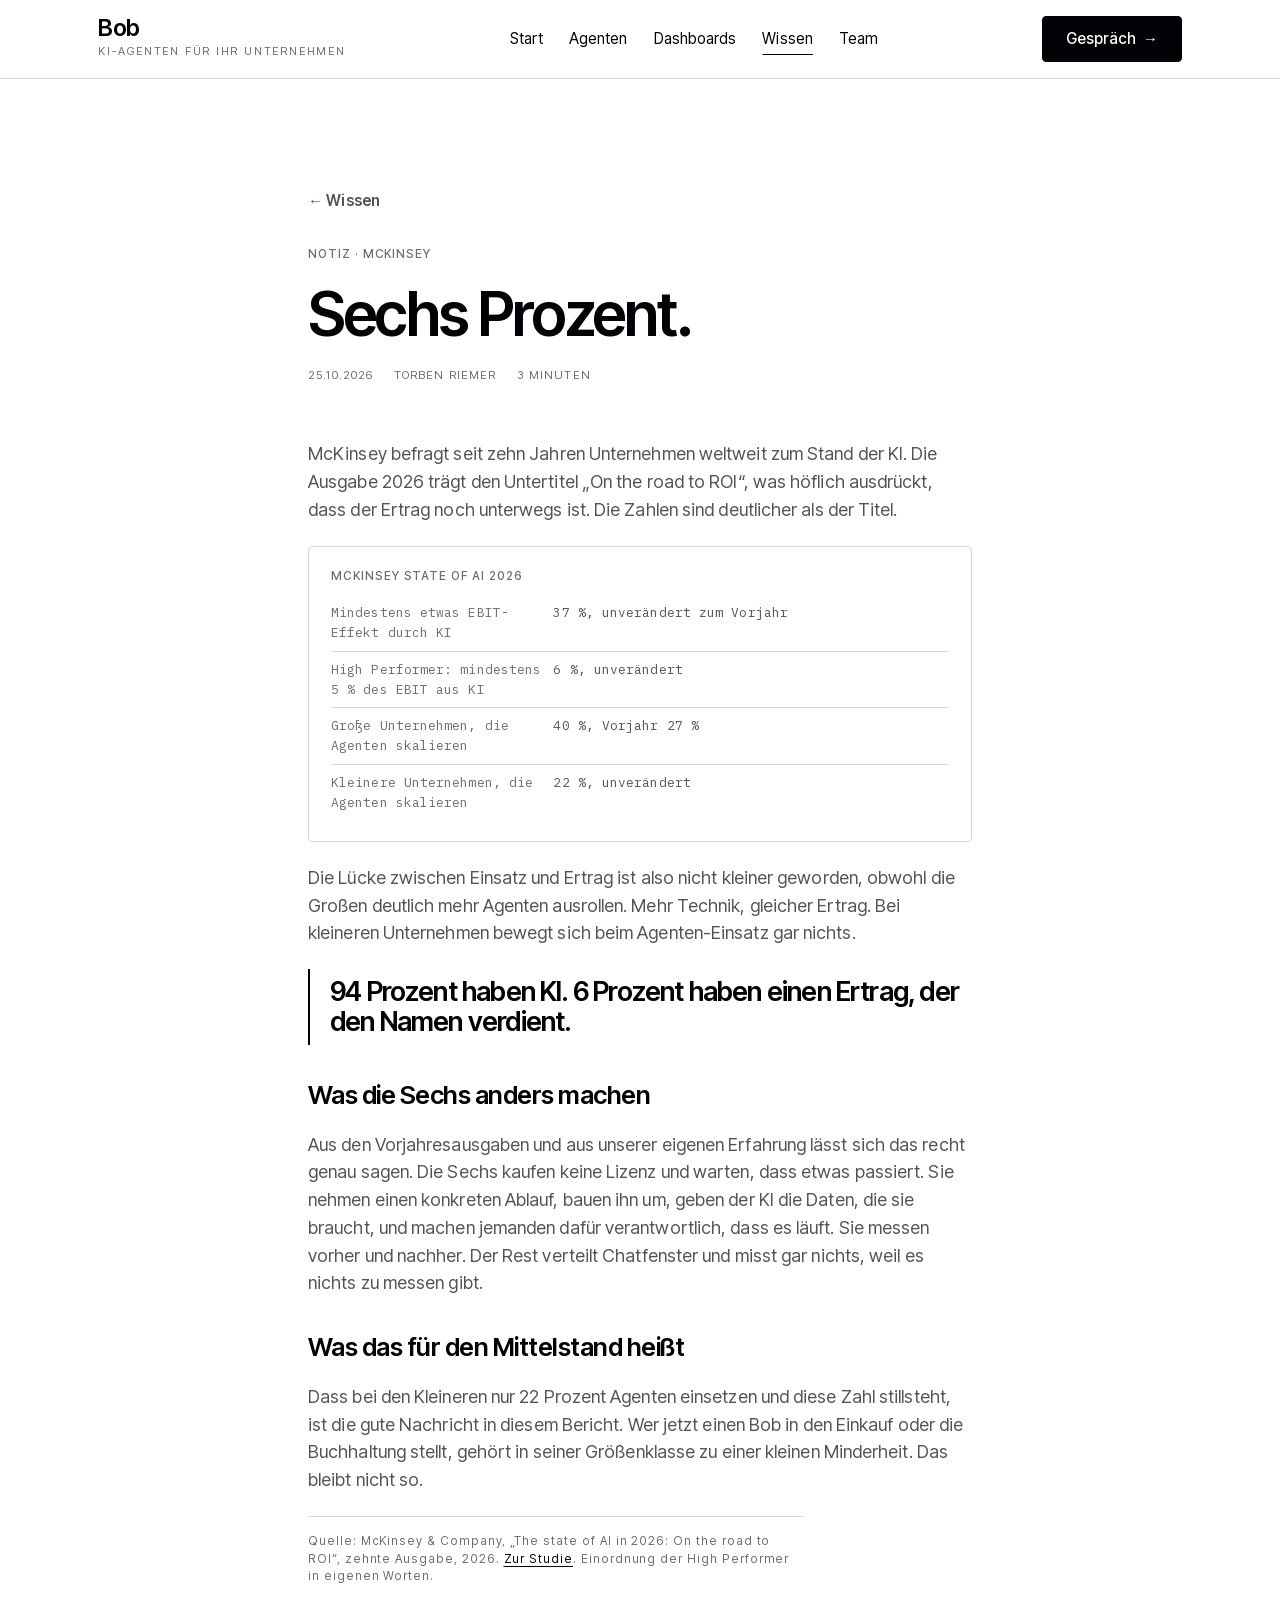
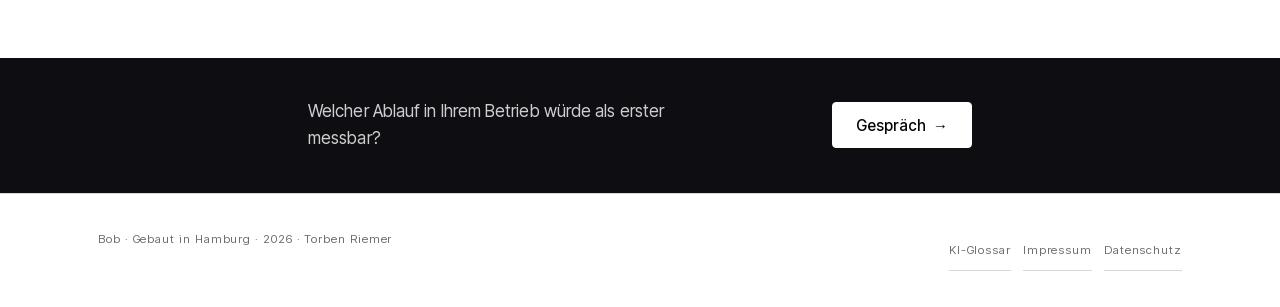
<file: blog/sechs-prozent.html>
<!doctype html>
<html lang="de">
<head>
<meta charset="utf-8">
<link rel="icon" href="../favicon.svg" type="image/svg+xml">
<link rel="icon" href="../icon-32.png" sizes="32x32" type="image/png">
<link rel="apple-touch-icon" href="../icon-180.png">
<meta name="theme-color" content="#FFFFFF">
<link rel="canonical" href="https://torbenbob.github.io/ai/blog/sechs-prozent.html">
<meta property="og:type" content="website">
<meta property="og:locale" content="de_DE">
<meta property="og:site_name" content="Bob">
<meta property="og:title" content="Sechs Prozent. · Bob">
<meta property="og:description" content="McKinsey State of AI 2026: Fast alle setzen KI ein, 37 % sehen einen Ergebniseffekt, 6 % holen etwas Nennenswertes heraus.">
<meta property="og:url" content="https://torbenbob.github.io/ai/blog/sechs-prozent.html">
<meta property="og:image" content="https://torbenbob.github.io/ai/og.png">
<meta property="og:image:width" content="1200">
<meta property="og:image:height" content="630">
<meta name="twitter:card" content="summary_large_image">
<meta name="viewport" content="width=device-width,initial-scale=1,viewport-fit=cover">
<title>Sechs Prozent. · Bob</title>
<meta name="description" content="McKinsey State of AI 2026: Fast alle setzen KI ein, 37 % sehen einen Ergebniseffekt, 6 % holen etwas Nennenswertes heraus.">
<link rel="stylesheet" href="../fonts/fonts.css">
<link rel="stylesheet" href="../site.css?v=20261027123641">

</head>
<body>
<header class="top">
  <div class="wrap">
    <a class="brand" href="../index.html"><span class="mark">Bob</span><span class="tag">KI-Agenten für Ihr Unternehmen</span></a>
    <nav aria-label="Hauptnavigation">
      <a href="../index.html">Start</a>
      <a href="../agenten.html">Agenten</a>
      <a href="../dashboards.html">Dashboards</a>
      <a href="../wissen.html" class="on" aria-current="page">Wissen</a>
      <a href="../team.html">Team</a>
    </nav>
    <a class="btn arrow" href="../index.html#kontakt">Gespräch</a>
  </div>
</header>
<script>(function(){var h=document.querySelector('header.top');if(!h)return;function f(){document.documentElement.style.setProperty('--header-h',h.offsetHeight+'px');}f();window.addEventListener('resize',f);if('ResizeObserver' in window)new ResizeObserver(f).observe(h);})();</script>
<main class="article"><div class="wrap">
  <a class="back" href="../wissen.html">← Wissen</a>
  <header style="margin-top:24px"><span class="eyebrow">Notiz · McKinsey</span><h1>Sechs Prozent.</h1><div class="meta"><span>25.10.2026</span><span>Torben Riemer</span><span>3 Minuten</span></div></header>
  <div class="body">

      <p>McKinsey befragt seit zehn Jahren Unternehmen weltweit zum Stand der KI. Die Ausgabe 2026 trägt den Untertitel „On the road to ROI“, was höflich ausdrückt, dass der Ertrag noch unterwegs ist. Die Zahlen sind deutlicher als der Titel.</p>
      <div class="box">
        <span class="eyebrow">McKinsey State of AI 2026</span>
        <table>
          <tr><td>Mindestens etwas EBIT-Effekt durch KI</td><td>37 %, unverändert zum Vorjahr</td></tr>
          <tr><td>High Performer: mindestens 5 % des EBIT aus KI</td><td>6 %, unverändert</td></tr>
          <tr><td>Große Unternehmen, die Agenten skalieren</td><td>40 %, Vorjahr 27 %</td></tr>
          <tr><td>Kleinere Unternehmen, die Agenten skalieren</td><td>22 %, unverändert</td></tr>
        </table>
      </div>
      <p>Die Lücke zwischen Einsatz und Ertrag ist also nicht kleiner geworden, obwohl die Großen deutlich mehr Agenten ausrollen. Mehr Technik, gleicher Ertrag. Bei kleineren Unternehmen bewegt sich beim Agenten-Einsatz gar nichts.</p>
      <p class="pull">94 Prozent haben KI. 6 Prozent haben einen Ertrag, der den Namen verdient.</p>
      <h2>Was die Sechs anders machen</h2>
      <p>Aus den Vorjahresausgaben und aus unserer eigenen Erfahrung lässt sich das recht genau sagen. Die Sechs kaufen keine Lizenz und warten, dass etwas passiert. Sie nehmen einen konkreten Ablauf, bauen ihn um, geben der KI die Daten, die sie braucht, und machen jemanden dafür verantwortlich, dass es läuft. Sie messen vorher und nachher. Der Rest verteilt Chatfenster und misst gar nichts, weil es nichts zu messen gibt.</p>
      <h2>Was das für den Mittelstand heißt</h2>
      <p>Dass bei den Kleineren nur 22 Prozent Agenten einsetzen und diese Zahl stillsteht, ist die gute Nachricht in diesem Bericht. Wer jetzt einen Bob in den Einkauf oder die Buchhaltung stellt, gehört in seiner Größenklasse zu einer kleinen Minderheit. Das bleibt nicht so.</p>
      <p class="src">Quelle: McKinsey &amp; Company, „The state of AI in 2026: On the road to ROI“, zehnte Ausgabe, 2026. <a href="https://www.mckinsey.com/capabilities/quantumblack/our-insights/the-state-of-ai" target="_blank" rel="noopener">Zur Studie</a>. Einordnung der High Performer in eigenen Worten.</p>

  </div>
</div></main>
<section class="cta-strip"><div class="wrap"><p>Welcher Ablauf in Ihrem Betrieb würde als erster messbar?</p><a class="btn arrow" href="../index.html#kontakt">Gespräch</a></div></section>
<footer>
  <div class="wrap">
    <div class="legal">
      <span>Bob · Gebaut in Hamburg · 2026 · Torben Riemer</span>
      <span><a href="../glossar.html">KI-Glossar</a> &nbsp; <a href="../impressum.html">Impressum</a> &nbsp; <a href="../datenschutz.html">Datenschutz</a></span>
    </div>
  </div>
</footer>

</body>
</html>
</file>
<file: fonts/fonts.css>
@font-face {
  font-family: 'IBM Plex Mono';
  font-style: normal;
  font-weight: 400;
  font-display: swap;
  src: url(IBMPlexMono-400-9994c1.woff2) format('woff2');
  unicode-range: U+0100-02BA, U+02BD-02C5, U+02C7-02CC, U+02CE-02D7, U+02DD-02FF, U+0304, U+0308, U+0329, U+1D00-1DBF, U+1E00-1E9F, U+1EF2-1EFF, U+2020, U+20A0-20AB, U+20AD-20C4, U+2113, U+2C60-2C7F, U+A720-A7FF;
}
@font-face {
  font-family: 'IBM Plex Mono';
  font-style: normal;
  font-weight: 400;
  font-display: swap;
  src: url(IBMPlexMono-400-d77319.woff2) format('woff2');
  unicode-range: U+0000-00FF, U+0131, U+0152-0153, U+02BB-02BC, U+02C6, U+02DA, U+02DC, U+0304, U+0308, U+0329, U+2000-206F, U+20AC, U+2122, U+2191, U+2193, U+2212, U+2215, U+FEFF, U+FFFD;
}
@font-face {
  font-family: 'IBM Plex Mono';
  font-style: normal;
  font-weight: 500;
  font-display: swap;
  src: url(IBMPlexMono-500-60d1ee.woff2) format('woff2');
  unicode-range: U+0100-02BA, U+02BD-02C5, U+02C7-02CC, U+02CE-02D7, U+02DD-02FF, U+0304, U+0308, U+0329, U+1D00-1DBF, U+1E00-1E9F, U+1EF2-1EFF, U+2020, U+20A0-20AB, U+20AD-20C4, U+2113, U+2C60-2C7F, U+A720-A7FF;
}
@font-face {
  font-family: 'IBM Plex Mono';
  font-style: normal;
  font-weight: 500;
  font-display: swap;
  src: url(IBMPlexMono-500-8d0aea.woff2) format('woff2');
  unicode-range: U+0000-00FF, U+0131, U+0152-0153, U+02BB-02BC, U+02C6, U+02DA, U+02DC, U+0304, U+0308, U+0329, U+2000-206F, U+20AC, U+2122, U+2191, U+2193, U+2212, U+2215, U+FEFF, U+FFFD;
}
@font-face {
  font-family: 'Inter Tight';
  font-style: normal;
  font-weight: 300;
  font-display: swap;
  src: url(InterTight-300-8a39ba.woff2) format('woff2');
  unicode-range: U+0100-02BA, U+02BD-02C5, U+02C7-02CC, U+02CE-02D7, U+02DD-02FF, U+0304, U+0308, U+0329, U+1D00-1DBF, U+1E00-1E9F, U+1EF2-1EFF, U+2020, U+20A0-20AB, U+20AD-20C4, U+2113, U+2C60-2C7F, U+A720-A7FF;
}
@font-face {
  font-family: 'Inter Tight';
  font-style: normal;
  font-weight: 300;
  font-display: swap;
  src: url(InterTight-300-6c70c7.woff2) format('woff2');
  unicode-range: U+0000-00FF, U+0131, U+0152-0153, U+02BB-02BC, U+02C6, U+02DA, U+02DC, U+0304, U+0308, U+0329, U+2000-206F, U+20AC, U+2122, U+2191, U+2193, U+2212, U+2215, U+FEFF, U+FFFD;
}
@font-face {
  font-family: 'Inter Tight';
  font-style: normal;
  font-weight: 400;
  font-display: swap;
  src: url(InterTight-400-8a39ba.woff2) format('woff2');
  unicode-range: U+0100-02BA, U+02BD-02C5, U+02C7-02CC, U+02CE-02D7, U+02DD-02FF, U+0304, U+0308, U+0329, U+1D00-1DBF, U+1E00-1E9F, U+1EF2-1EFF, U+2020, U+20A0-20AB, U+20AD-20C4, U+2113, U+2C60-2C7F, U+A720-A7FF;
}
@font-face {
  font-family: 'Inter Tight';
  font-style: normal;
  font-weight: 400;
  font-display: swap;
  src: url(InterTight-400-6c70c7.woff2) format('woff2');
  unicode-range: U+0000-00FF, U+0131, U+0152-0153, U+02BB-02BC, U+02C6, U+02DA, U+02DC, U+0304, U+0308, U+0329, U+2000-206F, U+20AC, U+2122, U+2191, U+2193, U+2212, U+2215, U+FEFF, U+FFFD;
}
@font-face {
  font-family: 'Inter Tight';
  font-style: normal;
  font-weight: 500;
  font-display: swap;
  src: url(InterTight-500-8a39ba.woff2) format('woff2');
  unicode-range: U+0100-02BA, U+02BD-02C5, U+02C7-02CC, U+02CE-02D7, U+02DD-02FF, U+0304, U+0308, U+0329, U+1D00-1DBF, U+1E00-1E9F, U+1EF2-1EFF, U+2020, U+20A0-20AB, U+20AD-20C4, U+2113, U+2C60-2C7F, U+A720-A7FF;
}
@font-face {
  font-family: 'Inter Tight';
  font-style: normal;
  font-weight: 500;
  font-display: swap;
  src: url(InterTight-500-6c70c7.woff2) format('woff2');
  unicode-range: U+0000-00FF, U+0131, U+0152-0153, U+02BB-02BC, U+02C6, U+02DA, U+02DC, U+0304, U+0308, U+0329, U+2000-206F, U+20AC, U+2122, U+2191, U+2193, U+2212, U+2215, U+FEFF, U+FFFD;
}
@font-face {
  font-family: 'Inter Tight';
  font-style: normal;
  font-weight: 600;
  font-display: swap;
  src: url(InterTight-600-8a39ba.woff2) format('woff2');
  unicode-range: U+0100-02BA, U+02BD-02C5, U+02C7-02CC, U+02CE-02D7, U+02DD-02FF, U+0304, U+0308, U+0329, U+1D00-1DBF, U+1E00-1E9F, U+1EF2-1EFF, U+2020, U+20A0-20AB, U+20AD-20C4, U+2113, U+2C60-2C7F, U+A720-A7FF;
}
@font-face {
  font-family: 'Inter Tight';
  font-style: normal;
  font-weight: 600;
  font-display: swap;
  src: url(InterTight-600-6c70c7.woff2) format('woff2');
  unicode-range: U+0000-00FF, U+0131, U+0152-0153, U+02BB-02BC, U+02C6, U+02DA, U+02DC, U+0304, U+0308, U+0329, U+2000-206F, U+20AC, U+2122, U+2191, U+2193, U+2212, U+2215, U+FEFF, U+FFFD;
}
@font-face {
  font-family: 'Inter Tight';
  font-style: normal;
  font-weight: 700;
  font-display: swap;
  src: url(InterTight-700-8a39ba.woff2) format('woff2');
  unicode-range: U+0100-02BA, U+02BD-02C5, U+02C7-02CC, U+02CE-02D7, U+02DD-02FF, U+0304, U+0308, U+0329, U+1D00-1DBF, U+1E00-1E9F, U+1EF2-1EFF, U+2020, U+20A0-20AB, U+20AD-20C4, U+2113, U+2C60-2C7F, U+A720-A7FF;
}
@font-face {
  font-family: 'Inter Tight';
  font-style: normal;
  font-weight: 700;
  font-display: swap;
  src: url(InterTight-700-6c70c7.woff2) format('woff2');
  unicode-range: U+0000-00FF, U+0131, U+0152-0153, U+02BB-02BC, U+02C6, U+02DA, U+02DC, U+0304, U+0308, U+0329, U+2000-206F, U+20AC, U+2122, U+2191, U+2193, U+2212, U+2215, U+FEFF, U+FFFD;
}
</file>
<file: site.css>
@charset "utf-8";

/* Layout: tectic-Schule, bewusst nur hell. Off-white Grund, enge Grotesk für Titel, Serife für Fließtext, Mono für Labels, ein Giftgrün als einziger Akzent, Hairlines, nummerierte Spalten, viel Luft. */
:root{
  --bg:#F5F6F1; --surface:#FFFFFF; --ink:#141513; --ink-2:#3A3C38; --muted:#737670; --line:#DADCD3; --line-strong:#141513;
  --accent:#C8F135; --accent-ink:#141513; --accent-deep:#9CC51B; --accent-soft:#EEF9C9; --warn:#B4452B;
  --ab-display:"Inter Tight","Helvetica Neue",Arial,sans-serif;
  --ab-body:"Newsreader",Georgia,"Times New Roman",serif;
  --ab-mono:"IBM Plex Mono",ui-monospace,SFMono-Regular,Menlo,monospace;
  color-scheme:light;
}
*{box-sizing:border-box}
html{overflow-x:clip}
body{background:var(--bg);color:var(--ink);font-family:var(--ab-body);font-size:18px;line-height:1.5;margin:0;-webkit-font-smoothing:antialiased;overflow-x:clip}
.wrap{max-width:1180px;margin-inline:auto;padding-inline:clamp(16px,4vw,48px)}
h1,h2,h3{font-family:var(--ab-display);letter-spacing:-.035em;line-height:1;margin:0;text-wrap:balance;font-weight:700}
h1{font-size:clamp(2.5rem,7vw,5.6rem);letter-spacing:-.045em;line-height:.96}
h2{font-size:clamp(1.9rem,4.2vw,3.2rem)}
h3{font-size:1.25rem;letter-spacing:-.02em}
p{margin:0}
a{color:inherit}
.eyebrow{font-family:var(--ab-mono);font-size:.72rem;letter-spacing:.14em;text-transform:uppercase;color:var(--muted)}
.lede{font-size:1.2rem;color:var(--ink-2);max-width:30em;line-height:1.45}
.arrow::after{content:" ->";font-family:var(--ab-mono);font-weight:500}
.btn{display:inline-flex;align-items:center;font-family:var(--ab-display);font-weight:600;font-size:.95rem;letter-spacing:-.01em;padding:.75em 1.1em;border:1.5px solid var(--accent);background:var(--accent);color:var(--accent-ink);text-decoration:none;line-height:1;border-radius:2px}
.btn:hover{background:var(--accent-deep);border-color:var(--accent-deep)}
.btn.ghost{background:transparent;border-color:var(--line-strong);color:var(--ink)}
.btn.ghost:hover{background:var(--surface)}
.btn:focus-visible,a:focus-visible,button:focus-visible,input:focus-visible{outline:2px solid var(--ink);outline-offset:3px}
.more{font-family:var(--ab-display);font-weight:600;font-size:.95rem;text-decoration:none;border-bottom:1px solid var(--line-strong);padding-bottom:2px}
.more:hover{border-color:var(--accent-deep)}

header.top{position:sticky;top:env(safe-area-inset-top,0px);z-index:5;background:color-mix(in srgb,var(--bg) 92%,transparent);backdrop-filter:blur(10px);border-bottom:1px solid var(--line)}
header.top .wrap{display:flex;align-items:center;justify-content:space-between;gap:16px;padding-block:16px}
.brand{text-decoration:none;display:flex;flex-direction:column;gap:3px}
.brand .mark{font-family:var(--ab-display);font-weight:700;font-size:1.45rem;letter-spacing:-.04em;line-height:1}
.brand .tag{font-family:var(--ab-mono);font-size:.62rem;letter-spacing:.16em;text-transform:uppercase;color:var(--muted)}
.top nav{display:flex;gap:26px;font-family:var(--ab-display);font-size:.95rem;font-weight:500}
.top nav a{text-decoration:none;color:var(--ink)}
.top nav a:hover{color:var(--muted)}
@media (max-width:860px){.top nav{display:none}}

/* Aufmacher: nur Text. Die Aussage ist das Bild. */
.hero{padding-block:clamp(64px,11vw,150px) clamp(48px,7vw,96px)}
.herocopy{display:flex;flex-direction:column;gap:clamp(24px,3vw,36px)}
.hero h1{max-width:13ch}
.hero .lede{max-width:34em}
.hero .actions{display:flex;flex-wrap:wrap;gap:12px}
.hero .areas{display:flex;flex-wrap:wrap;gap:8px 0;font-family:var(--ab-mono);font-size:.72rem;letter-spacing:.14em;text-transform:uppercase;color:var(--muted)}
.hero .areas span+span::before{content:"·";margin-inline:.8em;color:var(--line-strong)}


section{padding-block:clamp(56px,8vw,112px);border-top:1px solid var(--line)}
.sec-head{display:flex;flex-direction:column;gap:14px;margin-bottom:clamp(32px,5vw,64px)}
.sec-head .lede{font-size:1.1rem;max-width:40em}

.cols{display:grid;grid-template-columns:repeat(4,minmax(0,1fr));border-top:1.5px solid var(--line-strong)}
@media (max-width:880px){.cols{grid-template-columns:repeat(2,minmax(0,1fr))}}
@media (max-width:520px){.cols{grid-template-columns:1fr}}
.col{padding:22px 24px 12px 0;display:flex;flex-direction:column;gap:10px;min-width:0;border-right:1px solid var(--line)}
.col:last-child{border-right:0}
@media (max-width:880px){.col:nth-child(2n){border-right:0}.col{border-bottom:1px solid var(--line);padding-bottom:20px}}
@media (max-width:520px){.col{border-right:0;padding-right:0}}
.col .n{font-family:var(--ab-mono);font-size:.72rem;letter-spacing:.12em;color:var(--muted);display:flex;justify-content:space-between;gap:8px}
.col .n em{font-style:normal;color:var(--accent-ink);background:var(--accent);padding:1px 6px}
.col .big{font-family:var(--ab-display);font-weight:700;font-size:clamp(2.6rem,4vw,3.4rem);letter-spacing:-.045em;line-height:1;font-variant-numeric:tabular-nums}
.col h3{font-size:1.15rem}
.col p{font-size:.98rem;line-height:1.4;max-width:24em;color:var(--ink-2)}
.col .src{font-family:var(--ab-mono);font-size:.68rem;letter-spacing:.04em;color:var(--muted);margin-top:auto;padding-top:6px}

/* Vergleich: der eine vollflächige grüne Block */
.green{background:var(--accent);color:var(--accent-ink);border-top:0}
.green .eyebrow,.green .col .n,.green .col .src,.green .col p{color:var(--accent-ink)}
.green .eyebrow{opacity:.7}
.green .lede{color:var(--accent-ink)}
.green .split{display:grid;grid-template-columns:minmax(0,1fr) minmax(0,1fr);gap:clamp(24px,5vw,72px);align-items:end;margin-bottom:clamp(32px,5vw,56px)}
@media (max-width:880px){.green .split{grid-template-columns:1fr;align-items:start}}
.green .split .lede{font-size:1.2rem;max-width:28em}
.calc{display:grid;grid-template-columns:minmax(0,1fr) minmax(0,1.1fr);gap:clamp(24px,4vw,56px);border-top:1.5px solid var(--accent-ink);padding-top:28px}
@media (max-width:880px){.calc{grid-template-columns:1fr}}
.fields{display:flex;flex-direction:column;gap:22px}
.field{display:grid;grid-template-columns:1fr auto;gap:6px 16px;align-items:center}
.field label{font-family:var(--ab-display);font-weight:600;font-size:.98rem;letter-spacing:-.01em}
.field output{font-family:var(--ab-mono);font-size:.9rem;font-variant-numeric:tabular-nums;white-space:nowrap}
.field input[type=range]{grid-column:1/-1;width:100%;accent-color:var(--accent-ink);height:22px;margin:0}
.field small{grid-column:1/-1;font-size:.85rem;opacity:.75;line-height:1.35}
.result{display:grid;grid-template-columns:repeat(2,minmax(0,1fr));gap:1px;background:color-mix(in srgb,var(--accent-ink) 25%,transparent);border:1.5px solid var(--accent-ink)}
@media (max-width:520px){.result{grid-template-columns:1fr}}
.res{background:var(--accent);padding:22px 22px 18px;display:flex;flex-direction:column;gap:6px;min-width:0}
.res.b{background:var(--ink);color:var(--accent)}
.res .who{font-family:var(--ab-mono);font-size:.7rem;letter-spacing:.14em;text-transform:uppercase;opacity:.8}
.res .val{font-family:var(--ab-display);font-weight:700;font-size:clamp(1.9rem,3.4vw,2.8rem);letter-spacing:-.04em;line-height:1;font-variant-numeric:tabular-nums}
.res .sub{font-size:.9rem;line-height:1.35;opacity:.9}
.verdict{grid-column:1/-1;background:var(--surface);color:var(--ink);padding:18px 22px;font-size:1.05rem;line-height:1.4}
.verdict b{font-family:var(--ab-display);font-weight:700}
.calc-note{grid-column:1/-1;background:var(--accent);padding:12px 22px;font-family:var(--ab-mono);font-size:.72rem;letter-spacing:.02em;line-height:1.5;opacity:.85;margin:0}
.evidence{display:grid;grid-template-columns:repeat(2,minmax(0,1fr));gap:24px 48px;margin-top:40px;border-top:1px solid color-mix(in srgb,var(--accent-ink) 30%,transparent);padding-top:22px}
@media (max-width:720px){.evidence{grid-template-columns:1fr}}
.evidence p{font-size:.98rem;max-width:34em;line-height:1.4}
.evidence b{font-family:var(--ab-display);font-weight:700;display:block;margin-bottom:4px;font-size:1.1rem;letter-spacing:-.02em}
.evidence .src{font-family:var(--ab-mono);font-size:.68rem;opacity:.7;display:block;margin-top:6px}

/* Vier Bobs: eine Matrix. Spalten = was Bob tut, letzte Spalte = was beim Menschen bleibt. */
.matrix{border-top:1.5px solid var(--line-strong)}
.mhead,.mrow{display:grid;grid-template-columns:minmax(0,1.05fr) repeat(4,minmax(0,1fr)) minmax(0,1.2fr);gap:0 22px}
.mhead{padding:12px 0;border-bottom:1px solid var(--line)}
.mhead span{font-family:var(--ab-mono);font-size:.68rem;letter-spacing:.14em;text-transform:uppercase;color:var(--muted)}
.mhead span.h{color:var(--accent-ink);background:var(--accent);padding:4px 10px;margin:-4px -10px}
.mrow{padding:26px 0;border-bottom:1px solid var(--line);align-items:stretch}
.mrow .who{display:flex;flex-direction:column;gap:8px;align-items:flex-start;min-width:0}
.mrow .who h3{font-size:1.4rem;letter-spacing:-.03em}
.mrow .who .pill{font-family:var(--ab-mono);font-size:.64rem;letter-spacing:.12em;text-transform:uppercase;color:var(--muted);border:1px solid var(--line);padding:3px 7px}
.mrow .cell{font-size:.95rem;line-height:1.4;color:var(--ink-2);min-width:0}
.mrow .cell .k{display:none}
.mrow .cell.h{background:var(--accent);color:var(--accent-ink);font-family:var(--ab-display);font-weight:600;font-size:.95rem;letter-spacing:-.01em;padding:10px 12px;margin-block:-4px;align-self:start}
@media (max-width:960px){
  .mhead{display:none}
  .mrow{grid-template-columns:1fr;gap:12px;padding:24px 0}
  .mrow .who{flex-direction:row;align-items:center;gap:12px;margin-bottom:6px}
  .mrow .cell{display:grid;grid-template-columns:7.2em minmax(0,1fr);gap:12px;align-items:baseline}
  .mrow .cell .k{display:block;font-family:var(--ab-mono);font-size:.66rem;letter-spacing:.12em;text-transform:uppercase;color:var(--muted)}
  .mrow .cell.h{margin:6px 0 0;padding:10px 12px}
  .mrow .cell.h .k{color:var(--accent-ink);opacity:.75}
}
@media (max-width:400px){.mrow .cell{grid-template-columns:1fr;gap:4px}}
.guards{display:flex;flex-wrap:wrap;gap:10px 36px;margin-top:40px;font-family:var(--ab-display);font-weight:600;font-size:1rem}
.guards span::before{content:"";display:inline-block;width:9px;height:9px;background:var(--accent);margin-right:10px;vertical-align:1px}

.rows{border-top:1px solid var(--line)}
.row{display:grid;grid-template-columns:minmax(0,.9fr) minmax(0,2fr) auto;gap:16px 40px;padding:28px 0;border-bottom:1px solid var(--line);align-items:start}
@media (max-width:760px){.row{grid-template-columns:1fr;gap:10px}}
.row .name{display:flex;flex-direction:column;gap:4px}
.row .name b{font-family:var(--ab-display);font-weight:700;font-size:1.35rem;letter-spacing:-.03em}
.row .name span{font-family:var(--ab-mono);font-size:.68rem;letter-spacing:.14em;text-transform:uppercase;color:var(--muted)}
.row p{color:var(--ink-2);max-width:36em}
.row .price{font-family:var(--ab-display);font-weight:600;font-size:1rem;letter-spacing:-.02em;white-space:nowrap;text-decoration:none;border-bottom:1px solid var(--line-strong);padding-bottom:2px;align-self:center;justify-self:start}
.row .price:hover{border-color:var(--accent-deep)}
.fine{font-family:var(--ab-mono);font-size:.78rem;color:var(--muted);margin-top:22px;max-width:60em;line-height:1.5}

.faq{border-top:1px solid var(--line)}
.qa{display:grid;grid-template-columns:minmax(0,1fr) minmax(0,1.6fr);gap:12px 40px;padding:26px 0;border-bottom:1px solid var(--line)}
@media (max-width:760px){.qa{grid-template-columns:1fr}}
.qa h3{font-size:1.25rem}
.qa p{color:var(--ink-2);max-width:40em}

.notes{border-top:1px solid var(--line)}
.note{display:grid;grid-template-columns:minmax(0,.6fr) minmax(0,2fr) auto;gap:12px 40px;padding:22px 0;border-bottom:1px solid var(--line);text-decoration:none;align-items:start}
@media (max-width:760px){.note{grid-template-columns:1fr;gap:8px}}
.note .meta{font-family:var(--ab-mono);font-size:.72rem;letter-spacing:.1em;text-transform:uppercase;color:var(--muted)}
.note h3{font-size:1.35rem;margin-bottom:6px}
.note p{color:var(--ink-2);max-width:36em;font-size:1rem}
.note .more{white-space:nowrap}
.note:hover h3{text-decoration:underline;text-decoration-thickness:2px;text-decoration-color:var(--accent-deep);text-underline-offset:4px}

.contact .wrap{display:grid;grid-template-columns:minmax(0,1.4fr) minmax(0,1fr);gap:40px;align-items:start}
@media (max-width:880px){.contact .wrap{grid-template-columns:1fr}}
.contact .card{border:1px solid var(--line);padding:24px;display:flex;flex-direction:column;gap:14px;background:var(--surface)}
.cline{display:flex;justify-content:space-between;align-items:center;gap:12px;flex-wrap:wrap}
.cline .val{font-family:var(--ab-mono);font-size:1rem;user-select:all;word-break:break-all}
.cpbtn{font-family:var(--ab-mono);font-size:.72rem;letter-spacing:.08em;text-transform:uppercase;padding:.5em .8em;border:1px solid var(--line);background:transparent;color:inherit;cursor:pointer}
.cpbtn:hover{background:var(--accent);border-color:var(--accent);color:var(--accent-ink)}
.hours{font-family:var(--ab-mono);font-size:.74rem;color:var(--muted);line-height:1.5}

footer{border-top:1px solid var(--line);padding-block:36px}
footer .wrap{display:flex;flex-direction:column;gap:28px}
.badges{display:grid;grid-template-columns:repeat(2,minmax(0,1fr));gap:24px}
@media (max-width:720px){.badges{grid-template-columns:1fr}}
.badge{display:flex;gap:16px;align-items:flex-start}
.badge .ico{flex:none;width:56px;height:40px;border:1px solid var(--line-strong);display:flex;align-items:center;justify-content:center;font-family:var(--ab-mono);font-size:.62rem;letter-spacing:.12em}
.badge b{font-family:var(--ab-display);font-weight:600;display:block;margin-bottom:2px}
.badge p{color:var(--ink-2);font-size:.95rem}
.legal{display:flex;flex-wrap:wrap;justify-content:space-between;gap:10px 28px;font-family:var(--ab-mono);font-size:.72rem;letter-spacing:.06em;color:var(--muted)}
.legal a{color:var(--muted);text-decoration:none;border-bottom:1px solid var(--line)}

.article{padding-block:clamp(56px,8vw,104px) clamp(40px,6vw,72px)}
.article .wrap{max-width:760px}
.article header{display:flex;flex-direction:column;gap:18px;margin-bottom:clamp(32px,5vw,56px)}
.article h1{font-size:clamp(2.2rem,5vw,3.8rem)}
.article .meta{font-family:var(--ab-mono);font-size:.72rem;letter-spacing:.1em;text-transform:uppercase;color:var(--muted);display:flex;flex-wrap:wrap;gap:6px 20px}
.article .body{display:flex;flex-direction:column;gap:22px;font-size:1.12rem;color:var(--ink-2);line-height:1.55}
.article .body p{max-width:62ch}
.article .body h2{font-size:1.6rem;margin-top:14px;color:var(--ink)}
.article .body ul{margin:0;padding-left:1.1em;display:flex;flex-direction:column;gap:10px;max-width:62ch}
.article .body a{color:var(--ink);text-decoration-thickness:1px;text-underline-offset:3px}
.article .pull{font-family:var(--ab-display);font-weight:700;font-size:1.7rem;letter-spacing:-.03em;line-height:1.1;color:var(--ink);max-width:26ch;padding:8px 0 8px 20px;border-left:3px solid var(--accent)}
.article .box{border:1px solid var(--line);padding:20px 22px;background:var(--surface)}
.article .box .eyebrow{display:block;margin-bottom:10px}
.article .box table{width:100%;border-collapse:collapse;font-family:var(--ab-mono);font-size:.8rem}
.article .box td{padding:8px 0;border-bottom:1px solid var(--line);vertical-align:top}
.article .box tr:last-child td{border-bottom:0}
.article .box td:first-child{color:var(--muted);width:36%;padding-right:12px}
.article .src{font-family:var(--ab-mono);font-size:.74rem;color:var(--muted);border-top:1px solid var(--line);padding-top:16px;max-width:62ch;line-height:1.5}
.back{font-family:var(--ab-display);font-weight:600;font-size:.95rem;text-decoration:none;color:var(--ink-2)}
.back:hover{color:var(--ink)}
.cta-strip{border-top:1px solid var(--line);padding-block:40px}
.cta-strip .wrap{max-width:760px;display:flex;flex-wrap:wrap;gap:16px;align-items:center;justify-content:space-between}
.cta-strip p{color:var(--ink-2);max-width:38ch}

/* Aufmacher, kurz */
.hero{padding-block:clamp(64px,10vw,140px) clamp(32px,4vw,56px)}
.hero .wrap{display:block}
.herocopy{display:flex;flex-direction:column;gap:clamp(22px,2.6vw,32px)}
.hero h1{font-size:clamp(3rem,8.4vw,7rem);max-width:11ch;letter-spacing:-.05em;line-height:.95}
.hero h1 em{font-style:normal;background:linear-gradient(transparent 62%,var(--accent) 62%,var(--accent) 92%,transparent 92%)}
.hero .lede{font-size:clamp(1.15rem,1.6vw,1.35rem);max-width:31em}
.hero .facts{display:flex;flex-wrap:wrap;gap:8px 0;font-family:var(--ab-mono);font-size:.74rem;letter-spacing:.12em;text-transform:uppercase;color:var(--ink-2)}
.hero .facts span+span::before{content:"→";margin-inline:.9em;color:var(--muted)}

/* Klickbare Demo */
#demo{border-top:0;padding-top:0}
.dm-wrap{display:flex;flex-direction:column;gap:14px}
.dm{position:relative;background:var(--surface);border:1px solid var(--line);border-radius:10px;box-shadow:0 1px 0 rgba(20,21,19,.04),0 30px 60px -30px rgba(20,21,19,.25);overflow:hidden}
.dm-bar{display:flex;align-items:center;gap:14px;padding:12px 18px;border-bottom:1px solid var(--line);background:var(--bg);font-family:var(--ab-mono);font-size:.74rem;letter-spacing:.06em;color:var(--muted)}
.dm-brand{font-family:var(--ab-display);font-weight:700;font-size:.95rem;letter-spacing:-.02em;color:var(--ink)}
.dm-brand b{display:inline-block;width:18px;height:18px;border-radius:4px;background:var(--accent);margin-right:8px;vertical-align:-3px;box-shadow:inset 0 0 0 1px rgba(20,21,19,.3)}
.dm-live{margin-left:auto;display:flex;align-items:center;gap:6px}
.dm-live i{width:7px;height:7px;border-radius:50%;background:#3FA466;box-shadow:0 0 0 3px #E2F2E7}
.dm-grid{display:grid;grid-template-columns:minmax(0,1fr) minmax(0,1.25fr) minmax(0,1.15fr);grid-template-areas:"in det bob" "log log log"}
@media (max-width:900px){.dm-grid{grid-template-columns:minmax(0,1fr) minmax(0,1.2fr);grid-template-areas:"in det" "bob bob" "log log"}}
@media (max-width:600px){.dm-grid{grid-template-columns:1fr;grid-template-areas:"in" "det" "bob" "log"}}
.dm-pane{padding:16px 18px;min-width:0;border-right:1px solid var(--line);border-bottom:1px solid var(--line)}
.dm-in{grid-area:in}.dm-det{grid-area:det}.dm-bob{grid-area:bob;border-right:0;background:#FBFBF8}.dm-log{grid-area:log;border-right:0;border-bottom:0}
@media (max-width:900px){.dm-det{border-right:0}}
@media (max-width:600px){.dm-pane{border-right:0}}
.dm-h{font-family:var(--ab-mono);font-size:.66rem;letter-spacing:.14em;text-transform:uppercase;color:var(--muted);margin-bottom:10px;display:flex;justify-content:space-between}
.dm-list{list-style:none;margin:0;padding:0;display:flex;flex-direction:column}
.dm-item{display:grid;grid-template-columns:minmax(0,1fr) auto;gap:2px 10px;align-items:center;padding:9px 10px;margin:0 -10px;border-radius:6px;cursor:pointer;border:1px solid transparent;transition:background .2s,border-color .2s}
.dm-item:hover{background:var(--bg)}
.dm-item.sel{background:var(--bg);border-color:var(--line)}
.dm-item .no{font-family:var(--ab-mono);font-size:.74rem;color:var(--ink);font-variant-numeric:tabular-nums}
.dm-item .sup{grid-column:1;font-family:var(--ab-display);font-weight:600;font-size:.9rem;letter-spacing:-.01em;color:var(--ink-2)}
.dm-item .chip{grid-row:1/3;grid-column:2}
.dm-item.enter{animation:dmIn .5s cubic-bezier(.2,.8,.2,1) both}
@keyframes dmIn{from{opacity:0;transform:translateY(8px)}to{opacity:1;transform:none}}
.chip{font-family:var(--ab-mono);font-size:.66rem;letter-spacing:.04em;padding:3px 7px;border-radius:4px;white-space:nowrap;background:var(--bg);color:var(--muted);border:1px solid var(--line)}
.chip.ok{background:#E6F3DD;color:#2E7D4F;border-color:transparent}
.chip.dev{background:#F7E7DF;color:var(--warn);border-color:transparent}
.chip.frei{background:var(--accent);color:var(--ink);border-color:transparent}
.chip.ask{background:#E9EEF7;color:#2F5D8A;border-color:transparent}
.dm-dt{font-family:var(--ab-display);font-weight:700;font-size:1rem;letter-spacing:-.02em;margin-bottom:10px;min-height:1.3em}
.dm-dt span{font-family:var(--ab-mono);font-weight:400;font-size:.72rem;color:var(--muted);margin-left:8px;letter-spacing:.04em}
.dm-tbl{width:100%;border-collapse:collapse;font-family:var(--ab-mono);font-size:.76rem;font-variant-numeric:tabular-nums}
.dm-tbl th{text-align:left;font-weight:500;color:var(--muted);font-size:.64rem;letter-spacing:.12em;text-transform:uppercase;padding:6px 6px 6px 0;border-bottom:1px solid var(--line)}
.dm-tbl td{padding:9px 6px 9px 0;border-bottom:1px solid var(--line);vertical-align:top;color:var(--ink)}
.dm-tbl td:first-child{color:var(--muted)}
.dm-tbl tr:last-child td{border-bottom:0}
.dm-tbl td.v{opacity:0;transition:opacity .35s}
.dm-tbl.read td.v{opacity:1}
.dm-tbl td.m{width:1.4em;text-align:right}
.dm-tbl tr.bad td{background:#FBF1EC}
.dm-tbl tr.bad td.v.ab{color:var(--warn);font-weight:500}
.dm-tbl .mk{display:inline-block;width:16px;height:16px;border-radius:50%;line-height:16px;text-align:center;font-size:.62rem}
.dm-tbl .mk.ok{background:#E6F3DD;color:#2E7D4F}.dm-tbl .mk.no{background:var(--warn);color:#fff}
.dm-empty{font-family:var(--ab-mono);font-size:.76rem;color:var(--muted);padding:18px 0}
.dm-msgs{display:flex;flex-direction:column;gap:8px}
.dm-msg{display:grid;grid-template-columns:22px minmax(0,1fr);gap:8px;align-items:start;font-size:.92rem;line-height:1.4;color:var(--ink-2)}
.dm-msg.new,.dm-logl li.new{animation:dmIn .4s ease-out both}
.dm-msg i{width:22px;height:22px;border-radius:5px;background:var(--accent);box-shadow:inset 0 0 0 1px rgba(20,21,19,.3);display:flex;align-items:center;justify-content:center;font-style:normal;font-family:var(--ab-display);font-weight:700;font-size:.7rem;color:var(--ink)}
.dm-draft{margin-top:12px;border:1px solid var(--line);border-radius:8px;background:var(--surface);padding:12px 14px;display:flex;flex-direction:column;gap:8px;animation:dmIn .4s ease-out both}
.dm-draft .to{font-family:var(--ab-mono);font-size:.68rem;letter-spacing:.06em;color:var(--muted)}
.dm-draft p{font-size:.88rem;line-height:1.45;color:var(--ink)}
.dm-act{display:flex;gap:8px;flex-wrap:wrap}
.dm-btn{font-family:var(--ab-display);font-weight:600;font-size:.86rem;padding:.55em .9em;border-radius:5px;border:1px solid var(--line-strong);background:transparent;color:var(--ink);cursor:pointer}
.dm-btn.ok{background:var(--accent);border-color:var(--accent)}
.dm-btn:hover{filter:brightness(.96)}
.dm-btn.press{transform:scale(.95)}
.dm-logl{list-style:none;margin:0;padding:0;display:flex;flex-direction:column;gap:6px;max-height:9.5em;overflow:auto}
.dm-logl li{display:grid;grid-template-columns:3.2em minmax(0,1fr);gap:10px;font-family:var(--ab-mono);font-size:.74rem;color:var(--ink-2)}
.dm-logl li time{color:var(--muted)}
.dm-logl li b{font-weight:500;color:var(--ink)}
.dm-cursor{position:absolute;left:0;top:0;pointer-events:none;opacity:0;transition:transform 1.1s cubic-bezier(.5,0,.2,1),opacity .3s;z-index:3;display:flex;align-items:flex-start;gap:2px}
.dm-cursor svg{width:18px;height:18px;filter:drop-shadow(0 1px 1px rgba(0,0,0,.25))}
.dm-cursor span{margin-top:14px;font-family:var(--ab-mono);font-size:.64rem;letter-spacing:.06em;background:var(--ink);color:#fff;padding:2px 6px;border-radius:4px}
.dm-rail{display:flex;flex-wrap:wrap;gap:12px 20px;align-items:center;justify-content:space-between}
.dm-steps{list-style:none;margin:0;padding:0;display:flex;flex-wrap:wrap;gap:6px}
.dm-steps button{font-family:var(--ab-display);font-weight:600;font-size:.88rem;letter-spacing:-.01em;padding:.5em .85em;border-radius:999px;border:1px solid var(--line);background:transparent;color:var(--ink-2);cursor:pointer;display:flex;gap:8px;align-items:center}
.dm-steps button span{font-family:var(--ab-mono);font-weight:400;font-size:.66rem;color:var(--muted)}
.dm-steps button.on{background:var(--ink);border-color:var(--ink);color:#fff}
.dm-steps button.on span{color:var(--accent)}
.dm-steps button.done{border-color:var(--line-strong);color:var(--ink)}
.dm-ctrl{display:flex;gap:6px}
.dm-ctrl button{width:36px;height:36px;border-radius:50%;border:1px solid var(--line);background:var(--surface);color:var(--ink);cursor:pointer;font-family:var(--ab-mono);font-size:.85rem;display:flex;align-items:center;justify-content:center}
.dm-ctrl button:hover{border-color:var(--line-strong)}
.dm-cap{font-family:var(--ab-display);font-weight:600;font-size:1.05rem;letter-spacing:-.015em;color:var(--ink);min-height:1.4em}
.dm-cap span{font-family:var(--ab-body);font-weight:400;color:var(--ink-2)}
.dm-note{font-family:var(--ab-mono);font-size:.68rem;color:var(--muted)}

/* Bobs, kompakt */
.bobl{border-top:1.5px solid var(--line-strong)}
.bobr{display:grid;grid-template-columns:minmax(0,.8fr) minmax(0,1.8fr) minmax(0,1fr);gap:8px 32px;padding:20px 0;border-bottom:1px solid var(--line);align-items:baseline}
.bobr.hd{padding:10px 0}
.bobr.hd span{font-family:var(--ab-mono);font-size:.66rem;letter-spacing:.14em;text-transform:uppercase;color:var(--muted)}
.bobr h3{font-size:1.35rem;letter-spacing:-.03em}
.bobr p{color:var(--ink-2);font-size:1rem}
.bobr .keep{font-family:var(--ab-display);font-weight:600;font-size:.95rem;background:var(--accent);color:var(--accent-ink);padding:6px 10px;justify-self:start}
@media (max-width:720px){.bobr{grid-template-columns:1fr}.bobr.hd{display:none}}

/* Kurzlisten */
.rows .row{grid-template-columns:minmax(0,.8fr) minmax(0,2fr) auto}
.faq .qa{grid-template-columns:minmax(0,1fr) minmax(0,1.6fr)}
.qa p{font-size:1rem}
.note{grid-template-columns:minmax(0,.5fr) minmax(0,2fr) auto;align-items:center;padding:18px 0}
.note h3{margin:0;font-size:1.25rem}
.sec-head{margin-bottom:clamp(24px,4vw,48px)}

.gl-head{padding-block:clamp(56px,8vw,104px) clamp(24px,3vw,40px)}
.gl-head h1{font-size:clamp(2.6rem,6vw,4.6rem)}
.gl-tools{position:sticky;top:calc(env(safe-area-inset-top,0px) + 66px);z-index:4;background:color-mix(in srgb,var(--bg) 94%,transparent);backdrop-filter:blur(8px);border-block:1px solid var(--line);padding-block:12px}
.gl-tools .wrap{display:flex;flex-wrap:wrap;gap:12px 24px;align-items:center;justify-content:space-between}
.gl-az{display:flex;flex-wrap:wrap;gap:4px}
.gl-az a{font-family:var(--ab-mono);font-size:.8rem;width:30px;height:30px;display:flex;align-items:center;justify-content:center;text-decoration:none;color:var(--ink);border:1px solid var(--line);background:var(--surface)}
.gl-az a:hover{background:var(--accent);border-color:var(--accent)}
.gl-search{font-family:var(--ab-mono);font-size:.85rem;padding:.6em .8em;border:1px solid var(--line-strong);background:var(--surface);color:var(--ink);min-width:0;width:min(280px,100%)}
.gl-list{padding-block:16px 80px}
.gl-item{display:grid;grid-template-columns:minmax(0,.8fr) minmax(0,2fr);gap:10px 40px;padding:26px 0;border-bottom:1px solid var(--line);scroll-margin-top:150px}
@media (max-width:720px){.gl-item{grid-template-columns:1fr}.gl-tools{top:calc(env(safe-area-inset-top,0px) + 60px)}}
.gl-item h2{font-size:1.45rem;letter-spacing:-.03em}
.gl-item p{color:var(--ink-2);max-width:40em}
.gl-item .gl-bob{margin-top:10px;font-family:var(--ab-display);font-weight:600;font-size:.95rem;background:var(--accent);color:var(--accent-ink);padding:6px 10px;display:inline-block}
.gl-item .gl-rel{margin-top:10px;font-family:var(--ab-mono);font-size:.74rem;color:var(--muted)}
.gl-item .gl-rel a{color:var(--ink-2)}
.gl-item:target h2{background:linear-gradient(transparent 60%,var(--accent) 60%);display:inline}
.gl-none{padding:40px 0;font-family:var(--ab-mono);color:var(--muted)}

/* Reiter */
.top nav a.on{color:var(--ink);text-decoration:underline;text-decoration-color:var(--accent-deep);text-decoration-thickness:3px;text-underline-offset:8px}
.page-head{padding-block:clamp(56px,8vw,112px) clamp(28px,4vw,48px)}
.page-head h1{font-size:clamp(2.6rem,6.4vw,5rem);max-width:16ch;letter-spacing:-.045em}
.page-head .lede{margin-top:20px}
.hero h1{font-size:clamp(2.8rem,7.4vw,6.2rem);max-width:14ch}

/* Kosten */
.cost{display:grid;grid-template-columns:repeat(3,minmax(0,1fr));border-top:1.5px solid var(--line-strong)}
@media (max-width:820px){.cost{grid-template-columns:1fr}}
.ct{padding:26px 26px 26px 0;border-right:1px solid var(--line);display:flex;flex-direction:column;gap:10px;min-width:0}
.ct:last-child{border-right:0}
@media (max-width:820px){.ct{border-right:0;border-bottom:1px solid var(--line);padding-right:0}}
.ct .k{font-family:var(--ab-mono);font-size:.7rem;letter-spacing:.14em;text-transform:uppercase;color:var(--muted)}
.ct .v{font-family:var(--ab-display);font-weight:700;font-size:clamp(1.6rem,2.8vw,2.3rem);letter-spacing:-.04em;line-height:1.05}
.ct .v small{font-size:.5em;font-weight:600;letter-spacing:-.01em;color:var(--ink-2);margin-left:.2em}
.ct p{color:var(--ink-2);font-size:.98rem;max-width:22em}
.ct.free .v{background:var(--accent);align-self:flex-start;padding:2px 10px;margin-left:-2px}
.cost-note{margin-top:20px;font-size:1rem;color:var(--ink-2);max-width:46em}

/* Agenten */
.ags{border-top:1.5px solid var(--line-strong)}
.ag{display:grid;grid-template-columns:minmax(0,1fr) minmax(0,1.05fr);gap:clamp(24px,5vw,64px);padding-block:clamp(40px,6vw,72px);border-bottom:1px solid var(--line);align-items:center}
.ag:nth-child(even) .ag-mock{order:-1}
@media (max-width:860px){.ag{grid-template-columns:1fr}.ag:nth-child(even) .ag-mock{order:0}}
.ag-copy{display:flex;flex-direction:column;gap:16px;min-width:0}
.ag-copy .tagline{display:flex;gap:10px;align-items:center;flex-wrap:wrap}
.ag-copy .n{font-family:var(--ab-mono);font-size:.72rem;letter-spacing:.12em;color:var(--muted)}
.ag-copy .pill{font-family:var(--ab-mono);font-size:.66rem;letter-spacing:.12em;text-transform:uppercase;background:var(--accent);color:var(--accent-ink);padding:3px 8px}
.ag-copy h2{font-size:clamp(1.9rem,3.6vw,2.8rem)}
.ag-copy ul{margin:0;padding:0;list-style:none;display:flex;flex-direction:column;gap:8px;color:var(--ink-2);font-size:1.05rem}
.ag-copy li::before{content:"";display:inline-block;width:8px;height:8px;background:var(--accent-deep);margin-right:12px;vertical-align:2px}
.ag-copy .keep{font-family:var(--ab-display);font-weight:600;font-size:.98rem;align-self:flex-start;border:1.5px solid var(--line-strong);padding:7px 12px}
.ag-copy .keep b{font-family:var(--ab-mono);font-weight:400;font-size:.66rem;letter-spacing:.12em;text-transform:uppercase;color:var(--muted);margin-right:10px}
.ag-copy .facts{font-family:var(--ab-mono);font-size:.72rem;letter-spacing:.06em;color:var(--muted)}
.mock{background:var(--surface);border:1px solid var(--line);border-radius:10px;box-shadow:0 30px 60px -34px rgba(20,21,19,.28);overflow:hidden;min-width:0}
.mock-bar{display:flex;align-items:center;gap:10px;padding:11px 16px;border-bottom:1px solid var(--line);background:var(--bg);font-family:var(--ab-mono);font-size:.7rem;letter-spacing:.06em;color:var(--muted)}
.mock-bar b{display:inline-block;width:14px;height:14px;border-radius:3px;background:var(--accent);box-shadow:inset 0 0 0 1px rgba(20,21,19,.3)}
.mock-bar strong{font-family:var(--ab-display);font-weight:700;font-size:.88rem;color:var(--ink);letter-spacing:-.02em}
.mock-body{padding:16px 18px;display:flex;flex-direction:column;gap:12px}
.mock-title{font-family:var(--ab-display);font-weight:700;font-size:.98rem;letter-spacing:-.02em}
.mock-title span{font-family:var(--ab-mono);font-weight:400;font-size:.7rem;color:var(--muted);margin-left:8px}
.mock-foot{display:flex;flex-wrap:wrap;gap:8px;align-items:center;justify-content:space-between;border-top:1px solid var(--line);padding:12px 18px;background:#FBFBF8;font-size:.9rem;color:var(--ink-2)}
.mock-foot .dm-btn{pointer-events:none}
.also{margin-top:28px;font-size:1.05rem;color:var(--ink-2)}

/* Wissen */
.gl-teaser{display:grid;grid-template-columns:minmax(0,1fr) minmax(0,1.6fr);gap:20px 48px;padding:32px;background:var(--surface);border:1px solid var(--line);align-items:center}
@media (max-width:760px){.gl-teaser{grid-template-columns:1fr;padding:24px}}
.gl-teaser h2{font-size:clamp(1.7rem,3vw,2.4rem)}
.chips{display:flex;flex-wrap:wrap;gap:8px}
.chips a{font-family:var(--ab-display);font-weight:600;font-size:.9rem;text-decoration:none;color:var(--ink);border:1px solid var(--line);background:var(--bg);padding:6px 11px;border-radius:999px}
.chips a:hover{background:var(--accent);border-color:var(--accent)}
.note p{margin-top:4px}

/* Team */
.team{display:grid;grid-template-columns:minmax(0,.75fr) minmax(0,1.4fr);gap:clamp(28px,5vw,72px);align-items:start}
@media (max-width:820px){.team{grid-template-columns:1fr}}
.team figure{margin:0;display:flex;flex-direction:column;gap:10px;max-width:420px}
.team img{width:100%;height:auto;aspect-ratio:4/5;object-fit:cover;display:block;background:var(--line)}
.team figcaption{font-family:var(--ab-mono);font-size:.7rem;letter-spacing:.1em;text-transform:uppercase;color:var(--muted)}
.team-copy{display:flex;flex-direction:column;gap:18px}
.team-copy h2{font-size:clamp(2rem,4vw,3rem)}
.team-copy .role{font-family:var(--ab-mono);font-size:.74rem;letter-spacing:.12em;text-transform:uppercase;color:var(--muted)}
.team-copy p{font-size:1.12rem;color:var(--ink-2);max-width:36em}
.team-copy blockquote{margin:6px 0;font-family:var(--ab-display);font-weight:700;font-size:clamp(1.4rem,2.6vw,1.9rem);letter-spacing:-.03em;line-height:1.15;color:var(--ink);padding-left:18px;border-left:4px solid var(--accent);max-width:24ch}
.tfacts{display:grid;grid-template-columns:auto minmax(0,1fr);gap:10px 20px;border-top:1.5px solid var(--line-strong);padding-top:18px;margin-top:6px}
.tfacts dt{font-family:var(--ab-mono);font-size:.7rem;letter-spacing:.12em;text-transform:uppercase;color:var(--muted);padding-top:3px}
.tfacts dd{margin:0;color:var(--ink);font-size:1rem}
/* Bereitstellen gegen Einführen */
.bridge{display:grid;grid-template-columns:minmax(0,.85fr) minmax(0,1.15fr);border-top:1px solid var(--ink)}
@media (max-width:820px){.bridge{grid-template-columns:1fr}}
.bcol{display:flex;flex-direction:column;gap:14px;padding:32px 40px 36px 0;min-width:0}
.bcol.on{padding-left:40px;border-left:1px solid var(--line)}
@media (max-width:820px){.bcol{padding:28px 0}.bcol.on{padding-left:0;border-left:0;border-top:1px solid var(--line)}}
.blabel{font-size:.74rem;font-weight:500;letter-spacing:.1em;text-transform:uppercase;color:var(--muted)}
.bcol h3{font-size:1.5rem;font-weight:600;letter-spacing:-.02em}
.bcol ul{list-style:none;margin:0;padding:0;display:flex;flex-direction:column}
.bcol li{padding:11px 0;border-bottom:1px solid var(--line);font-size:1.05rem}
.bcol li:first-child{border-top:1px solid var(--line)}
.bcol.off h3,.bcol.off li{color:var(--muted)}
.bcol.on li{color:var(--ink);display:grid;grid-template-columns:28px minmax(0,1fr);align-items:baseline}
.bcol.on li::before{content:counter(bstep,decimal-leading-zero);counter-increment:bstep;font-size:.74rem;font-weight:500;color:var(--muted)}
.bcol.on ul{counter-reset:bstep}
.bfoot{margin-top:6px;font-size:.98rem;color:var(--ink-2)}
.bcol.off .bfoot{color:var(--muted)}
.bcol.on .bfoot{font-weight:600;color:var(--ink)}
.bpunch{margin-top:clamp(28px,4vw,48px);font-size:clamp(1.6rem,3.2vw,2.4rem);font-weight:600;letter-spacing:-.025em;line-height:1.1}

/* Demo Vertrieb */
.dm-grid{grid-template-columns:minmax(0,.95fr) minmax(0,1.55fr) minmax(0,1.1fr)}
@media (max-width:900px){.dm-grid{grid-template-columns:minmax(0,1fr) minmax(0,1.4fr)}}
@media (max-width:600px){.dm-grid{grid-template-columns:1fr}}
.dm-timer{font-weight:500;color:var(--ink);letter-spacing:.02em}
.dm-timer b{font-weight:700}
.dm-item .no{font-size:.7rem;color:var(--muted)}
.chip.esc{background:#fff;color:var(--ink);border:1px solid var(--ink)}
.chip.ready{background:#fff;color:var(--ok);border:1px solid var(--ok)}
.chip.ask{background:var(--alt);color:var(--muted);border-color:var(--line)}
.dm-q td:nth-child(1){width:2.2em}
.dm-q td:nth-child(4){white-space:nowrap;text-align:right}
.dm-q th:nth-child(4){text-align:right}
.dm-q td{font-size:.72rem;line-height:1.35}
.dm-tbl tr.esc td{background:#F4F4F5}
.dm-tbl .mk.esc{background:var(--ink);color:#fff}
.dm-sum{margin-top:10px;font-family:var(--ab-mono);font-size:.72rem;color:var(--ink-2);line-height:1.5}
.dm-sum b{color:var(--ink)}
.dm-draft.esc{border-style:dashed}
.dm-btn.ok{white-space:nowrap}

/* Agenten: Prozess-Einstieg */
.proc{background:var(--alt);border-radius:8px;padding:clamp(24px,4vw,48px) clamp(18px,4vw,48px) clamp(24px,4vw,44px)}
.proc-svg{width:100%;height:auto;display:block;color:#B9BABE;overflow:visible}
.proc-svg path{fill:none;stroke:currentColor;stroke-width:1.5;stroke-linecap:round;stroke-linejoin:round;stroke-dasharray:1;stroke-dashoffset:1;transition:stroke .3s,stroke-width .3s,color .3s}
.proc-svg .thin{stroke-width:1}
.proc.drawn .proc-svg path{animation:draw 1.1s cubic-bezier(.6,0,.2,1) forwards}
.proc.drawn .seg[data-p="1"] path{animation-delay:.5s}.proc.drawn .seg[data-p="2"] path{animation-delay:.9s}.proc.drawn .seg[data-p="3"] path{animation-delay:1.3s}
.proc-svg .glyph{stroke-dasharray:none;stroke-dashoffset:0;animation:none!important}
.proc-svg .glyph:not(.tick){fill:currentColor;stroke:none}
.proc-svg .ico{fill:var(--alt);stroke:currentColor;stroke-width:1.5;transition:stroke .3s}
.proc-svg .nodes circle{fill:var(--ink)}
.seg{cursor:pointer;color:#B9BABE;transition:color .3s}
.seg.past{color:#6B6D70}
.seg.on{color:var(--ink)}
.seg.on path{stroke-width:2.6}
.seg.on .thin{stroke-width:1.6}
@keyframes draw{to{stroke-dashoffset:0}}
@media (prefers-reduced-motion:reduce){.proc-svg path{stroke-dashoffset:0;animation:none!important}}
.proc-tabs{display:grid;grid-template-columns:repeat(4,minmax(0,1fr));margin-top:clamp(18px,3vw,34px);padding-bottom:18px;border-bottom:1px solid var(--line)}
.proc-tabs button{background:none;border:0;padding:6px 0;cursor:pointer;font-family:var(--ab-display);font-size:.78rem;font-weight:500;letter-spacing:.14em;text-transform:uppercase;color:var(--muted);text-align:center;display:flex;gap:10px;justify-content:center;align-items:baseline}
.proc-tabs button span{font-size:.7rem;letter-spacing:.06em;opacity:.7}
.proc-tabs button.on{color:var(--ink)}
.proc-tabs button.on::after{content:"";display:block}
.proc-tabs button:focus-visible{outline:2px solid var(--ink);outline-offset:4px}
@media (max-width:560px){.proc-tabs button{flex-direction:column;gap:2px;font-size:.64rem;letter-spacing:.08em}}
.proc-body{display:grid;grid-template-columns:minmax(0,1.25fr) minmax(0,1fr);gap:24px clamp(28px,5vw,64px);padding-top:clamp(24px,3.4vw,40px)}
@media (max-width:820px){.proc-body{grid-template-columns:1fr}}
.proc-body.swap .proc-l,.proc-body.swap .proc-r{animation:dmIn .35s ease-out both}
.proc-l h2{font-size:clamp(1.6rem,3vw,2.3rem)}
.proc-l p{margin-top:14px;color:var(--ink-2);font-size:1.08rem;max-width:34em}
.proc-r{display:flex;flex-direction:column;gap:12px;padding-left:clamp(0px,3vw,40px);border-left:1px solid var(--line)}
@media (max-width:820px){.proc-r{padding-left:0;border-left:0;border-top:1px solid var(--line);padding-top:22px}}
.proc-r h3{font-size:1.35rem;display:flex;gap:10px;align-items:center}
.proc-r h3::before{content:"";flex:none;width:18px;height:18px;border:1.5px solid var(--ink);border-radius:50%;background:radial-gradient(circle,var(--ink) 0 3px,transparent 3.5px)}
.proc-r p{color:var(--ink-2)}
.proc-r .more{align-self:flex-start}
.proc-tag{align-self:flex-start;font-size:.74rem;font-weight:500;letter-spacing:.04em;padding:5px 11px;border:1px solid var(--line);border-radius:999px;background:#fff;color:var(--ink-2)}

/* Start: Teaser der drei Bobs */
.bt-grid{display:grid;grid-template-columns:repeat(3,minmax(0,1fr));gap:18px}
@media (max-width:900px){.bt-grid{grid-template-columns:1fr}}
.bt{display:flex;flex-direction:column;gap:10px;padding:22px 22px 24px;background:var(--alt);border-radius:8px;text-decoration:none;color:var(--ink);transition:background .25s,transform .25s;min-width:0}
.bt:hover{background:#E8E8EA;transform:translateY(-3px)}
.bt:hover .more::after{transform:translateX(4px)}
.bt .more::after{display:inline-block;transition:transform .25s}
.bt .k{font-size:.72rem;font-weight:500;letter-spacing:.12em;text-transform:uppercase;color:var(--muted);margin-top:8px}
.bt h3{font-size:1.4rem;font-weight:600;letter-spacing:-.02em;line-height:1.15}
.bt p{color:var(--ink-2);font-size:.98rem}
.bt .more{align-self:flex-start;margin-top:auto;padding-top:6px}
.bt-vis{position:relative;height:140px;background:#fff;border-radius:6px;overflow:hidden}
.vg i{position:absolute;left:var(--s);width:var(--w);top:var(--t,12%);height:16%;border-radius:3px;background:var(--ink)}
.vg i.gh{background:transparent;border:1.5px dashed #A9AAAE}
.vg i.bad{background:var(--warn)}
.vg::before{content:"";position:absolute;inset:0;background:repeating-linear-gradient(90deg,transparent 0 calc(25% - 1px),var(--line) calc(25% - 1px) 25%)}
.vd{display:flex;gap:14px;padding:16px 18px;align-items:flex-start}
.vd .pp{flex:1;height:100%;border:1px solid var(--line);border-radius:4px;padding:14px 12px;display:flex;flex-direction:column;gap:10px}
.vd .pp i{display:block;height:7px;border-radius:4px;background:var(--line)}
.vd .pp i:nth-child(1){width:60%}.vd .pp i:nth-child(2){width:85%}.vd .pp i.r{width:70%;background:#F3C9CE}
.vd ul{list-style:none;margin:6px 0 0;padding:0;display:flex;flex-direction:column;gap:9px}
.vd li{width:20px;height:20px;border-radius:50%;background:#E3F1E5;color:var(--ok);font-size:.7rem;display:flex;align-items:center;justify-content:center;font-weight:700}
.vd li.r{background:var(--warn);color:#fff}
.vc{display:flex;flex-direction:column;gap:9px;padding:16px 18px}
.vc span{display:block;border-radius:12px;height:30px}
.vc .b1{width:74%;background:var(--alt);border-bottom-left-radius:3px}
.vc .b2{width:66%;align-self:flex-end;background:var(--ink);border-bottom-right-radius:3px}
.vc .b3{align-self:flex-end;width:auto;height:auto;padding:4px 10px;font-size:.66rem;font-weight:600;letter-spacing:.08em;border:1px solid var(--line);border-radius:4px;color:var(--ink-2)}
.roles-cta{margin-top:clamp(24px,3.4vw,40px);display:flex;flex-wrap:wrap;gap:14px 28px;align-items:center;justify-content:space-between;padding:24px 0;border-top:1px solid var(--ink)}
.roles-cta p{font-size:clamp(1.15rem,2vw,1.45rem);font-weight:600;letter-spacing:-.015em;max-width:30em}

/* Agenten: Gantt */
.gantt{padding:16px 18px 14px;display:flex;flex-direction:column;gap:6px}
.g-head,.g-row{display:grid;grid-template-columns:minmax(0,1.15fr) repeat(4,minmax(0,1fr));align-items:center;column-gap:0}
.g-head span{font-size:.66rem;font-weight:500;letter-spacing:.08em;text-transform:uppercase;color:var(--muted);padding-bottom:6px;border-bottom:1px solid var(--line)}
.g-row{height:34px;border-bottom:1px solid #EFEFF1;position:relative}
.g-n{grid-column:1/2;font-size:.84rem;font-weight:500;color:var(--ink);white-space:nowrap;overflow:hidden;text-overflow:ellipsis;padding-right:8px}
.g-row>i{grid-row:1;height:14px;border-radius:3px;margin:0 6px;position:relative}
.g-bar{background:var(--ink)}
.g-bar.bad{background:var(--warn)}
.g-bar.part{background:linear-gradient(90deg,var(--ink) 0 83%,#C9CACE 83%)}
.g-ghost{border:1.5px dashed #A9AAAE;box-sizing:border-box}
.g-row>i em{position:absolute;left:0;top:-16px;font-style:normal;font-size:.64rem;font-weight:600;color:var(--warn);white-space:nowrap}
.g-bar.part em{color:var(--ink-2)}
.g-legend{display:flex;flex-wrap:wrap;gap:14px;margin-top:8px;font-size:.7rem;color:var(--muted)}
.g-legend span{display:flex;align-items:center;gap:6px}
.g-legend i.s{display:inline-block;width:18px;height:8px;border-radius:2px;margin:0}

/* Agenten: Rechnung */
.inv{display:grid;grid-template-columns:minmax(0,1.4fr) minmax(0,1fr);gap:16px;padding:16px 18px}
@media (max-width:520px){.inv{grid-template-columns:1fr}}
.inv-paper{border:1px solid var(--line);border-radius:4px;padding:14px;display:flex;flex-direction:column;gap:8px;background:#fff;box-shadow:0 6px 18px -12px rgba(1,2,5,.25);font-size:.78rem}
.inv-top{display:flex;flex-direction:column;gap:2px;padding-bottom:8px;border-bottom:1px solid var(--line)}
.inv-top b{font-weight:600;font-size:.86rem}
.inv-top span{color:var(--muted);font-size:.72rem}
.inv-line,.inv-sum{display:grid;grid-template-columns:minmax(0,1fr) auto auto;gap:10px;color:var(--ink-2);font-variant-numeric:tabular-nums}
.inv-sum{grid-template-columns:minmax(0,1fr) auto}
.inv-sum.t{font-weight:600;color:var(--ink);border-top:1px solid var(--line);padding-top:6px}
.inv-line .hl{background:#FBE3E6;color:var(--warn);font-weight:600;padding:0 5px;border-radius:2px}
.inv-checks{list-style:none;margin:0;padding:0;display:flex;flex-direction:column;gap:8px;font-size:.82rem}
.inv-checks li{display:flex;gap:8px;align-items:center}
.inv-checks li::before{flex:none;width:18px;height:18px;border-radius:50%;display:flex;align-items:center;justify-content:center;font-size:.64rem;font-weight:700}
.inv-checks li.ok::before{content:"✓";background:#E3F1E5;color:var(--ok)}
.inv-checks li.no::before{content:"!";background:var(--warn);color:#fff}
.inv-checks li.no{color:var(--warn);font-weight:600}
.inv-checks li.info::before{content:"→";background:var(--alt);color:var(--ink)}

/* Agenten: Chat */
.chat{padding:18px;display:flex;flex-direction:column;gap:12px}
.msg{max-width:86%;display:flex;flex-direction:column;gap:6px}
.msg .who{font-size:.68rem;font-weight:500;letter-spacing:.04em;color:var(--muted)}
.msg p{font-size:.9rem;line-height:1.45;padding:11px 14px;border-radius:12px}
.msg.in p{background:var(--alt);color:var(--ink);border-bottom-left-radius:3px}
.msg.bob{align-self:flex-end;align-items:flex-end}
.msg.bob p{background:var(--ink);color:#fff;border-bottom-right-radius:3px}
.msg .att{font-size:.72rem;font-weight:600;border:1px solid var(--line);border-radius:4px;padding:4px 9px;color:var(--ink-2);background:#fff}
.msg.sys{align-self:center;max-width:none}
.msg.sys span{font-size:.72rem;font-weight:500;color:var(--ink-2);border:1px solid var(--line);border-radius:999px;padding:4px 12px;background:#fff}

/* Agenten: eigene Oberfläche */
.ui-head{display:grid;grid-template-columns:minmax(0,1fr) minmax(0,1.1fr);gap:20px clamp(28px,5vw,72px);align-items:start;margin-bottom:clamp(28px,4vw,48px)}
@media (max-width:860px){.ui-head{grid-template-columns:1fr}}
.ui-head h2{margin-top:12px;font-size:clamp(1.9rem,3.8vw,3rem)}
.ui-head h2 u{text-decoration-thickness:3px;text-underline-offset:.14em}
.ui-head .lede{font-size:1.1rem}
.ui{background:var(--alt);border-radius:8px;padding:clamp(14px,2.4vw,24px)}
.ui-bar{display:flex;flex-wrap:wrap;gap:12px 20px;align-items:center;justify-content:space-between;margin-bottom:14px}
.ui-chips{display:flex;flex-wrap:wrap;gap:6px}
.ui-chips button{font-family:var(--ab-display);font-size:.74rem;font-weight:500;letter-spacing:.08em;text-transform:uppercase;padding:7px 12px;border-radius:999px;border:1px solid var(--line);background:#fff;color:var(--muted);cursor:pointer;transition:all .2s}
.ui-chips button.on{background:var(--ink);border-color:var(--ink);color:#fff}
.ui-count{font-size:.74rem;font-weight:500;letter-spacing:.08em;text-transform:uppercase;color:var(--muted)}
.ui-win{background:#fff;border-radius:6px;box-shadow:0 1px 2px rgba(1,2,5,.06),0 24px 48px -30px rgba(1,2,5,.3);overflow:hidden}
.ui-title{display:flex;justify-content:space-between;align-items:center;gap:12px;padding:14px 18px;border-bottom:1px solid var(--line)}
.ui-title b{font-size:1.1rem;font-weight:600;display:block}
.ui-title span{font-size:.72rem;letter-spacing:.06em;color:var(--muted)}
.ui-team{display:flex;align-items:center;gap:0}
.ui-team i{font-style:normal;width:26px;height:26px;border-radius:50%;background:var(--ink);color:#fff;font-size:.6rem;font-weight:600;display:flex;align-items:center;justify-content:center;margin-left:-6px;border:2px solid #fff}
.ui-team i:nth-child(2){background:#535457}.ui-team i:nth-child(3){background:#8A8B8F}
.ui-team{font-size:.72rem;color:var(--muted);gap:0}
.ui-team i:last-of-type{margin-right:8px}
.ui-grid{display:grid;gap:12px;padding:14px;grid-template-columns:repeat(3,minmax(0,1fr));grid-template-areas:"k k c" "l f c" "t o v";background:#FAFAFA}
@media (max-width:860px){.ui-grid{grid-template-columns:1fr;grid-template-areas:"k" "l" "f" "t" "o" "v" "c"}}
.ui-p{background:#fff;border:1px solid var(--line);border-radius:6px;padding:12px 14px;display:flex;flex-direction:column;gap:8px;min-width:0;animation:dmIn .3s ease-out both}
.ui-h{font-size:.66rem;font-weight:500;letter-spacing:.1em;text-transform:uppercase;color:var(--muted)}
.ui-k{display:grid;grid-template-columns:repeat(3,minmax(0,1fr));gap:8px}
.ui-k div{background:var(--alt);border-radius:4px;padding:8px 10px}
.ui-k small{display:block;font-size:.64rem;letter-spacing:.08em;text-transform:uppercase;color:var(--muted)}
.ui-k b{font-size:1.5rem;font-weight:600;letter-spacing:-.02em}
.ui-l{list-style:none;margin:0;padding:0}
.ui-l li{display:grid;grid-template-columns:auto minmax(0,1fr) auto;gap:8px;align-items:center;padding:7px 0;border-bottom:1px solid #EFEFF1;font-size:.84rem}
.ui-l li:last-child{border-bottom:0}
.ui-l li span{font-family:var(--ab-mono);font-size:.7rem;color:var(--muted)}
.ui-l em{font-style:normal;font-size:.66rem;font-weight:600;padding:2px 7px;border-radius:3px;background:var(--alt);color:var(--muted)}
.ui-l em.ok{background:#E3F1E5;color:var(--ok)}
.ui-l em.esc{background:#fff;border:1px solid var(--ink);color:var(--ink)}
.ui-f{font-size:.9rem;font-weight:600}
.ui-row{display:flex;justify-content:space-between;gap:10px;font-size:.8rem;color:var(--ink-2);font-variant-numeric:tabular-nums;padding:4px 0;border-bottom:1px solid #EFEFF1}
.ui-row.t{font-weight:600;color:var(--ink);border-bottom:0}
.ui-act{display:flex;gap:6px;margin-top:4px}
.ui-act .dm-btn{pointer-events:none;font-size:.78rem}
.ui-p label{display:flex;flex-direction:column;gap:4px;font-size:.7rem;color:var(--muted)}
.ui-in{border:1px solid var(--line);border-radius:4px;padding:6px 8px;font-size:.82rem;color:var(--ink)}
.ui-v{list-style:none;margin:0;padding:0;display:flex;flex-direction:column;gap:6px;font-size:.8rem;color:var(--ink-2)}
.ui-v time{font-family:var(--ab-mono);font-size:.7rem;color:var(--muted);margin-right:8px}
.ui-q{font-size:.84rem;line-height:1.4;padding:9px 12px;border-radius:10px;max-width:92%}
.ui-q.me{background:var(--alt);align-self:flex-end;border-bottom-right-radius:3px}
.ui-q.bob{background:var(--ink);color:#fff;border-bottom-left-radius:3px}
.conn{display:grid;grid-template-columns:minmax(0,1fr) minmax(0,1.6fr);gap:16px clamp(28px,5vw,72px);margin-top:clamp(32px,5vw,56px);padding-top:28px;border-top:1px solid var(--ink)}
@media (max-width:860px){.conn{grid-template-columns:1fr}}
.conn h3{margin-top:10px;font-size:1.4rem}
.conn-l{list-style:none;margin:0 0 14px;padding:0;display:flex;flex-wrap:wrap;gap:8px}
.conn-l li{font-size:.88rem;font-weight:500;padding:7px 12px;border:1px solid var(--line);border-radius:4px;background:#fff}
.conn p{color:var(--ink-2);font-weight:500}

/* Bereitstellen: vier Schwächen, je eine Zeile */
.bcol.off .probs li{display:grid;grid-template-columns:20px auto minmax(0,1fr);column-gap:10px;align-items:baseline;padding:11px 0;font-size:1.05rem;color:var(--muted)}
.bcol.off .probs li::before{content:"\00D7";color:var(--muted);white-space:nowrap}
.bcol.off .probs li b{color:var(--ink-2);font-weight:600}
.bcol.off .probs li span{text-align:right;font-size:.92rem;color:var(--muted);white-space:nowrap;overflow:hidden;text-overflow:ellipsis}
@media (max-width:520px){.bcol.off .probs li{grid-template-columns:20px minmax(0,1fr)}.bcol.off .probs li span{grid-column:2;text-align:left;white-space:normal}}
.bcol.off h3{color:var(--ink-2)}
.bcol .bfoot{margin-top:auto;padding-top:16px}
.contact .val a{color:inherit;text-decoration:none}
.contact .val a:hover{text-decoration:underline;text-underline-offset:3px}
/* Ablaufgrafik: wandernder Punkt auf der aktiven Phase */
.proc-svg .pulse{fill:var(--ink);stroke:var(--alt);stroke-width:3;opacity:0;transition:opacity .4s}
.proc.drawn .pulse{opacity:1;transition-delay:2.2s}
@media (prefers-reduced-motion:reduce){.proc-svg .pulse{display:none}}
/* Demo: kräftigere Bewegung */
.dm-bar{position:relative}
.dm-prog{position:absolute;left:0;bottom:-1px;height:2px;width:0;background:var(--ink);transition:width .7s cubic-bezier(.2,.8,.2,1)}
.dm-tbl td.v{transition:opacity .35s,transform .35s;transform:translateX(-4px)}
.dm-tbl.read td.v{opacity:1;transform:none;transition-delay:calc(var(--d,0)*.22s)}
.dm-tbl .mk{animation:dmPop .45s cubic-bezier(.2,.8,.2,1) both;animation-delay:calc(var(--d,0)*.22s + .15s)}
@keyframes dmPop{from{opacity:0;transform:scale(.4)}60%{transform:scale(1.15)}to{opacity:1;transform:none}}
.dm-tbl.cmp tr.bad td,.dm-tbl.cmp tr.esc td{animation:dmFlash .9s ease-out both;animation-delay:calc(var(--d,0)*.22s + .2s)}
@keyframes dmFlash{30%{background:#EFC9CE}}
.dm-item .chip.new{animation:dmPop .4s cubic-bezier(.2,.8,.2,1) both}
.dm-msg span.typing::after{content:"▍";margin-left:1px;color:var(--muted);animation:dmBlink .8s steps(2) infinite}
@keyframes dmBlink{to{visibility:hidden}}
@media (prefers-reduced-motion:reduce){.dm-tbl td.v,.dm-tbl .mk,.dm-tbl.cmp tr td,.dm-item .chip.new{animation:none!important;transition:none!important;opacity:1;transform:none}}

/* Lage: Zahlen mit Anteilsbalken */
.stats{display:grid;grid-template-columns:repeat(4,minmax(0,1fr));gap:clamp(24px,3.4vw,48px)}
@media (max-width:880px){.stats{grid-template-columns:repeat(2,minmax(0,1fr))}}
@media (max-width:520px){.stats{grid-template-columns:1fr}}
.stat{display:flex;flex-direction:column;gap:14px;padding-top:22px;border-top:1px solid var(--ink);min-width:0}
.stat .big{font-size:clamp(2.8rem,4.6vw,4rem);font-weight:600;letter-spacing:-.035em;line-height:1;font-variant-numeric:tabular-nums}
.stat .bar{display:block;height:3px;background:var(--line);border-radius:2px;overflow:hidden}
.stat .bar i{display:block;height:100%;width:var(--v);background:var(--ink);border-radius:2px;transition:width 1.4s cubic-bezier(.3,0,.1,1)}
.stats.anim .bar i{width:0}
.stats.anim.in .bar i{width:var(--v)}
.stat p{color:var(--ink-2);font-size:1.02rem;line-height:1.45;max-width:22em}
.stat .src{margin-top:auto;font-size:.74rem;letter-spacing:.04em;color:var(--muted)}
@media (prefers-reduced-motion:reduce){.stat .bar i{transition:none}.stats.anim .bar i{width:var(--v)}}

[hidden]{display:none!important}
.ui-grid{grid-template-areas:none!important;grid-auto-flow:row dense}
.ui-grid .ui-p{grid-area:auto!important}
.ui-grid .ui-p[data-b="kennzahlen"]{grid-column:span 2!important}
.ui-grid .ui-p[data-b="fragen"]{grid-row:span 2!important}
.ags .ag:last-child{border-bottom:0}
@media (max-width:860px){.ui-grid .ui-p[data-b="kennzahlen"]{grid-column:auto!important}.ui-grid .ui-p[data-b="fragen"]{grid-row:auto!important}}
/* Wo Bob wirkt */
.guv{display:grid;grid-template-columns:repeat(2,minmax(0,1fr));gap:0;border-top:1px solid var(--ink)}
@media (max-width:760px){.guv{grid-template-columns:1fr}}
.gcol{padding:28px 36px 8px 0;min-width:0}
.gcol+.gcol{padding-left:36px;border-left:1px solid var(--line)}
@media (max-width:760px){.gcol+.gcol{padding-left:0;border-left:0;border-top:1px solid var(--line)}}
.gk{display:inline-flex;align-items:center;gap:10px;font-size:.78rem;font-weight:600;letter-spacing:.12em;text-transform:uppercase}
.gk::before{content:"";width:22px;height:22px;border-radius:50%;border:1.5px solid var(--ink);background:linear-gradient(var(--ink),var(--ink)) center/10px 1.5px no-repeat}
.gcol+.gcol .gk::before{background:linear-gradient(var(--ink),var(--ink)) center/10px 1.5px no-repeat,linear-gradient(var(--ink),var(--ink)) center/1.5px 10px no-repeat}
.gcol ul{list-style:none;margin:18px 0 0;padding:0}
.gcol li{display:flex;flex-direction:column;gap:3px;padding:14px 0;border-bottom:1px solid var(--line);color:var(--ink-2)}
.gcol li b{font-weight:600;color:var(--ink);font-size:1.08rem}
.guv-note{margin-top:24px;font-size:1.1rem;font-weight:600;max-width:40em}

/* Zeitleiste Ablauf und Kosten */
.tl{list-style:none;margin:0;padding:0;display:grid;grid-template-columns:repeat(4,minmax(0,1fr));gap:0 clamp(20px,3vw,40px);position:relative}
.tl::before{content:"";position:absolute;left:0;right:0;top:6px;height:1px;background:var(--line)}
.st{position:relative;display:flex;flex-direction:column;gap:10px;padding-top:34px;min-width:0}
.st::before{content:"";position:absolute;left:0;top:0;width:13px;height:13px;border-radius:50%;background:#fff;border:1px solid var(--ink);box-sizing:border-box}
.st.free::before{background:var(--ink)}
.st .meta{font-size:.78rem;font-weight:500;letter-spacing:.06em;color:var(--muted);text-transform:none}
.st h3{font-size:1.35rem;font-weight:600;letter-spacing:-.02em}
.st p{color:var(--ink-2);font-size:1rem;line-height:1.5;max-width:24em}
.st .price{margin-top:auto;padding-top:16px;border-top:1px solid var(--line);display:flex;flex-direction:column;gap:2px;font-weight:600;font-size:1.05rem;color:var(--ink)}
.st .price small{font-size:.72rem;font-weight:500;letter-spacing:.08em;text-transform:uppercase;color:var(--muted)}
.st p{margin-bottom:8px}
@media (max-width:820px){
  .tl{grid-template-columns:1fr;gap:0}
  .tl::before{left:6px;right:auto;top:6px;bottom:6px;width:1px;height:auto}
  .st{padding:0 0 32px 34px}
  .st .price{margin-top:6px}
}
.tl-foot{margin-top:clamp(28px,4vw,44px);display:grid;grid-template-columns:minmax(0,1fr) minmax(0,1.2fr);gap:16px 40px;align-items:start}
@media (max-width:820px){.tl-foot{grid-template-columns:1fr}}
.assure{list-style:none;margin:0;padding:0;display:flex;flex-direction:column;gap:8px}
.assure li{display:flex;gap:10px;align-items:baseline;font-weight:500;color:var(--ink)}
.assure li::before{content:"";flex:none;width:12px;height:7px;border-left:1.5px solid var(--ink);border-bottom:1.5px solid var(--ink);transform:rotate(-45deg) translateY(-3px)}
.tl-foot .cost-note{margin:0;color:var(--muted);font-size:.95rem}
/* Lage-Etiketten leiser */
.col .n em{background:transparent!important;color:var(--ink)!important;border:1px solid var(--line);font-weight:500;padding:1px 7px;border-radius:2px}

.hero .promise{color:rgba(255,255,255,.88);font-size:.98rem;font-weight:500;padding-left:14px;border-left:2px solid rgba(255,255,255,.6);max-width:36em}
.col .dur{font-size:.8rem;font-weight:500;letter-spacing:.06em;text-transform:uppercase;color:var(--muted);margin-top:-4px}


/* ===== Gestaltung: purist, monochrom, präzise. Schwarz, Weiß, Grautöne; Rot und Grün nur als Status. ===== */
:root{
  --bg:#FFFFFF; --surface:#FFFFFF; --alt:#F2F2F2; --ink:#010205; --ink-2:#535457; --muted:#6B6D70; --line:#D8D8DB; --line-strong:#010205;
  --accent:#010205; --accent-ink:#FFFFFF; --accent-deep:#2B2C30; --warn:#CC1922; --ok:#018A16; --dark:#0E0E12;
  --ab-display:"Inter Tight","Helvetica Neue",Arial,sans-serif;
  --ab-body:"Inter Tight","Helvetica Neue",Arial,sans-serif;
  --radius:4px;
}
body{font-size:17px;line-height:1.6;font-weight:400;letter-spacing:.005em}
h1,h2,h3{font-weight:600;letter-spacing:-.02em;line-height:1.08}
h1{letter-spacing:-.03em}
h2{font-size:clamp(1.8rem,3.6vw,2.9rem)}
.eyebrow,.n,.src,.meta,.k,.tag,.role,.facts,figcaption,.dm-h,.mock-bar,.tfacts dt,.legal{font-family:var(--ab-display)!important;letter-spacing:.08em}
.eyebrow{font-size:.74rem;font-weight:500;color:var(--muted)}
.lede{color:var(--ink-2);font-weight:400}
.arrow::after{content:"→";margin-left:.45em;font-family:var(--ab-display);font-weight:400}
.btn{background:var(--ink);border:1px solid var(--ink);color:#fff;border-radius:var(--radius);font-weight:500;font-size:.95rem;letter-spacing:.01em;padding:.95em 1.5em}
.btn:hover{background:#2B2C30;border-color:#2B2C30;color:#fff}
.btn.ghost{background:transparent;color:var(--ink);border-color:var(--ink)}
.btn.ghost:hover{background:var(--ink);color:#fff}
.more{border-bottom:1px solid var(--ink);font-weight:500}
.top{background:rgba(255,255,255,.94)!important}
.brand .mark{font-weight:600;letter-spacing:-.02em}
.top nav a{font-weight:400}
.top nav a.on{text-decoration-color:var(--ink);text-decoration-thickness:1px;text-underline-offset:10px}
section{border-top:1px solid var(--line)}

/* Aufmacher: dunkle Bühne mit 3D */
.hero{position:relative;background:var(--dark);color:#fff;padding:0;overflow:hidden;border:0}
.hero .stage3d{position:absolute;inset:0;z-index:0;background:radial-gradient(120% 90% at 70% 35%,#24252c 0%,#0E0E12 60%)}
.hero .stage3d canvas{display:block;width:100%;height:100%}
.hero::after{content:"";position:absolute;inset:0;z-index:0;pointer-events:none;background:linear-gradient(to top,rgba(14,14,18,.96) 0%,rgba(14,14,18,.55) 38%,rgba(14,14,18,0) 70%),linear-gradient(to right,rgba(14,14,18,.7) 0%,rgba(14,14,18,0) 55%)}
.hero .wrap{position:relative;z-index:1;display:flex!important;flex-direction:column;justify-content:flex-end;min-height:clamp(560px,84vh,880px);padding-block:clamp(48px,7vw,96px)}
.hero .herocopy{gap:clamp(18px,2.2vw,28px)}
.hero h1{color:#fff;font-weight:600;font-size:clamp(2.5rem,6vw,5.2rem);max-width:15ch;letter-spacing:-.03em;line-height:1.02}
.hero h1 em{font-style:normal;background:none;color:#fff;text-decoration:underline;text-decoration-thickness:2px;text-underline-offset:.12em}
.hero .lede{color:rgba(255,255,255,.76);font-size:clamp(1.05rem,1.4vw,1.25rem);max-width:34em}
.hero .eyebrow{color:rgba(255,255,255,.62)}
.hero .btn{background:#fff;color:var(--ink);border-color:#fff}
.hero .btn:hover{background:#D8D8DB;border-color:#D8D8DB}
.hero .btn.ghost{background:transparent;color:#fff;border-color:rgba(255,255,255,.75)}
.hero .btn.ghost:hover{background:#fff;color:var(--ink)}
.hero .facts{color:rgba(255,255,255,.7);font-size:.72rem}
.hero .facts span+span::before{color:rgba(255,255,255,.4)}

/* Demo */
#demo{padding-top:clamp(56px,8vw,104px)}
.dm{border-radius:var(--radius);box-shadow:0 1px 2px rgba(1,2,5,.06),0 24px 48px -28px rgba(1,2,5,.3)}
.dm-bar{background:var(--alt)}
.dm-brand b,.mock-bar b{background:var(--ink);box-shadow:none}
.dm-live i{background:var(--ok);box-shadow:0 0 0 3px #DDEFE0}
.dm-bob,.mock-foot{background:#FAFAFA}
.chip.ok{background:#E3F1E5;color:var(--ok)}
.chip.dev{background:#F9E4E6;color:var(--warn)}
.chip.frei{background:var(--ink);color:#fff}
.dm-tbl tr.bad td{background:#FBEEF0}
.dm-tbl .mk.ok{background:#E3F1E5;color:var(--ok)}
.dm-tbl .mk.no{background:var(--warn)}
.dm-msg i{background:var(--ink);color:#fff;box-shadow:none;border-radius:3px}
.dm-btn{border-radius:var(--radius);font-weight:500}
.dm-btn.ok{background:var(--ink);border-color:var(--ink);color:#fff}
.dm-steps button{font-weight:500;border-radius:var(--radius)}
.dm-steps button.on span{color:rgba(255,255,255,.6)}
.dm-ctrl button{border-radius:var(--radius)}
.dm-cap{font-weight:600}
.dm-cap span{font-weight:400}
.dm-cursor span{background:var(--ink)}

/* Lage */
.col .n em{background:var(--ink);color:#fff;font-weight:500}
.col .big{font-weight:600;letter-spacing:-.03em}

/* Vergleich: grauer Block statt Farbe */
.green{background:var(--alt);color:var(--ink)}
.green .eyebrow,.green .lede,.green .col .n,.green .col .src,.green .col p{color:var(--ink-2)!important;opacity:1}
.calc{border-top:1px solid var(--ink)!important}
.field input[type=range]{accent-color:var(--ink)}
.result{background:var(--line)!important;border:1px solid var(--line)!important}
.res{background:#fff!important;color:var(--ink)!important}
.res.b{background:var(--ink)!important;color:#fff!important}
.res .val{font-weight:600}
.verdict{background:#fff!important;color:var(--ink)!important}
.calc-note{background:#fff!important;color:var(--muted)!important;opacity:1!important}

/* Kosten, Agenten, Wissen, Team */
.ct.free .v{background:var(--ink);color:#fff;font-weight:600}
.ct .v{font-weight:600;letter-spacing:-.025em}
.ag-copy li::before{background:var(--ink)}
.ag-copy .pill{border-radius:2px;font-family:var(--ab-display);font-weight:500}
.ag-copy .keep{border:1px solid var(--ink)}
.mock{border-radius:var(--radius)}
.mock-bar{background:var(--alt)}
.mock-foot .dm-btn.ok{color:#fff}
.gl-teaser{background:var(--alt);border:0;border-radius:var(--radius)}
.chips a{border-radius:var(--radius);background:#fff;font-weight:500}
.chips a:hover{background:var(--ink);border-color:var(--ink);color:#fff}
.gl-az a{border-radius:var(--radius)}
.gl-az a:hover{background:var(--ink);border-color:var(--ink);color:#fff}
.gl-item .gl-bob{background:var(--alt);color:var(--ink);border-left:2px solid var(--ink);font-weight:500}
.gl-item:target h2{background:linear-gradient(transparent 62%,var(--line) 62%)}
.team img{filter:grayscale(1)}
.team-copy blockquote{border-left:2px solid var(--ink);font-weight:600}
.guards span::before{background:var(--ink)}
.cpbtn{border-radius:var(--radius)}
.cpbtn:hover{background:var(--ink);border-color:var(--ink);color:#fff}
.contact{background:var(--alt)}
.contact .card{border-radius:var(--radius);border:0}
.cta-strip{background:var(--dark);color:#fff;border:0}
.cta-strip p{color:rgba(255,255,255,.8)}
.cta-strip .btn{background:#fff;color:var(--ink);border-color:#fff}
.cta-strip .btn:hover{background:#D8D8DB}
.article .pull{border-left:2px solid var(--ink);font-weight:600}
.article .box{border-radius:var(--radius)}
.note h3{font-weight:600}
.note:hover h3{text-decoration-color:var(--ink);text-decoration-thickness:1px}
.page-head h1{font-weight:600;letter-spacing:-.03em}
.badge .ico{border-radius:var(--radius)}


/* Review 26.10.: Mobile-Navigation, Tippziele, Radius, Politur */
:root{--header-h:79px}
.brand .tag{font-size:.68rem}
.ag-copy .pill,.ag-copy .keep b,.dm-h,.ui-h,.g-head span,.ui-k small,.dm-tbl th,.g-row>i em{font-size:.7rem}
.dm-item .no,.ui-l li span{font-size:.72rem}
.dm-cursor span{font-size:.7rem}
.chip,.dm-item .chip{font-size:.7rem}
.proc-tabs button{position:relative;padding:6px 0 12px}
.proc-tabs button.on::after{position:absolute;left:0;right:0;bottom:-19px;height:2px;background:var(--ink)}
.proc,.ui,.bt,.bt-vis,.ui-win,.ui-p,.dm-item,.dm-draft,.msg p,.ui-q,.vc span,.proc-tag,.ui-chips button,.msg.sys span,.inv-paper{border-radius:var(--radius)}
.calc-note{font-family:var(--ab-display)!important;font-size:.82rem;letter-spacing:0;line-height:1.45}
.dm-note,.gl-rel{font-family:var(--ab-display);font-size:.78rem;letter-spacing:0}
.bt:hover{transform:none;background:#E8E8EA}
.dm,.mock,.ui-win{box-shadow:none;border:1px solid var(--line)}
.gl-tools{top:var(--header-h)}
.gl-item{scroll-margin-top:calc(var(--header-h) + 64px)}
@media (max-width:860px){
  .brand .tag{display:none}
  header.top .wrap{flex-wrap:wrap;padding-block:12px 0;gap:8px 16px}
  .top .btn{padding:.7em 1.1em}
  .top nav{display:flex;order:3;flex-basis:100%;gap:22px;font-size:.92rem;padding:0 0 10px;overflow-x:auto;scrollbar-width:none}
  .top nav::-webkit-scrollbar{display:none}
  .top nav a{display:inline-flex;align-items:center;min-height:40px;white-space:nowrap}
  .dm-steps button,.ui-chips button,.cpbtn,.chips a,.proc-tabs button{min-height:40px}
  .dm-ctrl button{width:40px;height:40px}
  .more{display:inline-flex;align-items:center;min-height:40px;padding-bottom:0}
  .legal a{display:inline-block;padding:10px 0}
  .field input[type=range]{height:32px}
}
@media (max-width:760px){
  .faq .qa{grid-template-columns:1fr;gap:8px}
  .notes .note,.note{grid-template-columns:1fr;gap:6px;align-items:start;padding:20px 0}
  .note .more{justify-self:start}
  .gcol{padding-right:0}
}
@media (max-width:720px){
  .gl-tools{padding-block:8px}
  .gl-tools .wrap{flex-wrap:nowrap;gap:10px}
  .gl-az{flex:1;min-width:0;flex-wrap:nowrap;overflow-x:auto;scrollbar-width:none}
  .gl-az a{flex:none;width:36px;height:36px}
  .gl-search{flex:none;width:132px}
}
@media (max-width:600px){
  .hero::after{background:linear-gradient(to top,rgba(14,14,18,.97) 0%,rgba(14,14,18,.7) 45%,rgba(14,14,18,0) 72%)}
  .dm-bar{flex-wrap:wrap;gap:6px 12px;padding:10px 14px}
  .dm-brand,.dm-timer{white-space:nowrap}
  #dm-clock{display:none}
  .dm-timer{flex-basis:100%;order:5;font-size:.7rem}
  .dm-wrap .sec-head{order:-3}
  .dm-wrap .dm-rail{order:-2;position:sticky;top:var(--header-h);z-index:3;background:#fff;padding:10px 0;border-bottom:1px solid var(--line)}
  .dm-wrap .dm-cap{order:-1;min-height:0}
  .dm-logl{max-height:6.5em}
}
@media (max-width:560px){
  .proc-svg{display:none}
  .proc-tabs{grid-template-columns:repeat(2,minmax(0,1fr));gap:2px 12px;margin-top:0;padding-bottom:10px}
  .proc-tabs button{flex-direction:row;justify-content:flex-start;gap:8px;font-size:.72rem;letter-spacing:.1em;min-height:40px;padding:0;white-space:nowrap}
  .proc-tabs button.on::after{bottom:0}
}
@media (max-width:520px){
  .g-head,.g-row{grid-template-columns:minmax(0,1.9fr) repeat(4,minmax(0,1fr))}
  .g-n{font-size:.76rem;white-space:normal;line-height:1.15}
  .g-row{height:auto;min-height:38px}
  .g-row>i{align-self:center}
  .ag-copy .keep{display:flex;flex-direction:column;gap:4px;align-self:stretch}
  .ag-copy .keep b{margin:0}
  .stats{grid-template-columns:repeat(2,minmax(0,1fr));gap:20px 16px}
  .stat{gap:10px;padding-top:16px}
  .stat .big{font-size:2.4rem}
  .stat p{font-size:.92rem}
}


/* QA 26.10.: Anker, Hero mobil, Gantt, Glossar, Demo-Leiste, Tippziele */
.ag,section[id],#kontakt,#demo,#vergleich,#proc{scroll-margin-top:calc(var(--header-h) + 12px)}
.gl-item{scroll-margin-top:calc(var(--header-h) + 64px)}
.g-head,.g-row{grid-template-columns:minmax(0,1.35fr) repeat(4,minmax(0,1fr))}
.gl-item:target h2{display:block;width:max-content;max-width:100%;align-self:start;background:linear-gradient(transparent 62%,var(--line) 62%)}
.brand{display:flex;flex-direction:column;align-items:flex-start;justify-content:center;min-height:40px}
.brand .tag{font-size:.7rem}
.top .btn{min-height:40px;box-sizing:border-box}
.legal a{display:inline-block;padding:11px 0}
.gl-search{min-height:40px;box-sizing:border-box}
.back{display:inline-flex;align-items:center;min-height:40px}
@media (max-width:860px){
  .field input[type=range]{height:40px}
  .contact .val a{display:inline-flex;align-items:center;min-height:40px}
  .gl-az a{width:40px;height:40px}
}
@media (max-width:720px){
  .gl-tools{position:static;padding-block:12px}
  .gl-tools .wrap{flex-wrap:wrap;gap:10px}
  .gl-az{flex-basis:100%;flex-wrap:wrap;overflow:visible}
  .gl-search{width:100%}
  .gl-item{scroll-margin-top:calc(var(--header-h) + 12px)}
}
@media (max-width:600px){
  .stage3d{top:0;bottom:auto;height:62%}
  .dm-wrap .dm-rail{padding:6px 0;gap:6px 10px;flex-wrap:nowrap}
  .dm-steps{gap:4px;flex-wrap:nowrap}
  .dm-steps button{font-size:0;padding:0;width:40px;min-height:40px;justify-content:center}
  .dm-steps button span{font-size:.74rem;font-weight:600}
  .dm-ctrl #dm-prev,.dm-ctrl #dm-next{display:none}
}


/* Agenten: Wir bauen Ihren Agenten */
.bld{display:grid;grid-template-columns:minmax(0,1fr) minmax(0,1.05fr);gap:clamp(28px,5vw,72px);align-items:start}
@media (max-width:860px){.bld{grid-template-columns:1fr}}
.bld-k{font-family:var(--ab-mono);font-size:.72rem;letter-spacing:.14em;text-transform:uppercase;color:var(--muted)}
.bld-list{list-style:none;margin:14px 0 0;padding:0;counter-reset:bl;border-top:1px solid var(--ink)}
.bld-list li{display:grid;grid-template-columns:34px minmax(0,1fr);row-gap:2px;padding:14px 0;border-bottom:1px solid var(--line);counter-increment:bl}
.bld-list li::before{content:counter(bl,decimal-leading-zero);grid-row:1/3;font-family:var(--ab-mono);font-size:.74rem;color:var(--muted);padding-top:4px}
.bld-list b{font-weight:600;font-size:1.08rem;color:var(--ink)}
.bld-list span{color:var(--ink-2);font-size:.98rem;line-height:1.45}
.bld-facts{list-style:none;margin:22px 0 0;padding:0;display:flex;flex-wrap:wrap;gap:8px}
.bld-facts li{font-size:.86rem;font-weight:500;padding:7px 12px;border:1px solid var(--ink);border-radius:var(--radius)}
.bld-cta{margin-top:28px;display:flex;flex-wrap:wrap;align-items:center;gap:14px 20px}
.bld-cta p{font-weight:600;font-size:1.1rem;color:var(--ink)}
.bld-card{background:var(--alt);border-radius:var(--radius);padding:clamp(20px,3vw,32px);display:flex;flex-direction:column}
.bld-top{display:flex;justify-content:space-between;align-items:baseline;gap:12px;flex-wrap:wrap;padding-bottom:14px;border-bottom:1px solid var(--ink)}
.bld-t{font-family:var(--ab-mono);font-size:.72rem;letter-spacing:.14em;text-transform:uppercase;color:var(--ink)}
.bld-co{font-weight:600;font-size:1rem;color:var(--ink)}
.bld-spec{margin:0;flex:1}
.bld-row{display:grid;grid-template-columns:7.5em minmax(0,1fr);gap:12px;padding:11px 0;border-bottom:1px solid var(--line);opacity:.25;transition:opacity .3s}
.bld-row.on{opacity:1}
.bld-row dt{font-family:var(--ab-mono);font-size:.72rem;letter-spacing:.06em;text-transform:uppercase;color:var(--muted);padding-top:3px}
.bld-row dd{margin:0;font-size:.98rem;line-height:1.4;color:var(--ink);min-height:1.4em}
.bld-foot{display:flex;justify-content:space-between;align-items:center;gap:12px;margin-top:16px}
.bld-stamp{font-family:var(--ab-mono);font-size:.72rem;letter-spacing:.06em;color:var(--ok);display:inline-flex;align-items:center;gap:8px;opacity:0;transform:translateY(4px);transition:opacity .35s,transform .35s}
.bld-stamp::before{content:"";width:8px;height:8px;border-radius:50%;background:var(--ok)}
.bld-stamp.on{opacity:1;transform:none}
.bld-dots{display:flex;gap:4px}
.bld-dots button{width:40px;height:40px;border:0;background:none;cursor:pointer;display:flex;align-items:center;justify-content:center;padding:0}
.bld-dots button::after{content:"";width:22px;height:3px;background:var(--line);transition:background .3s}
.bld-dots button.on::after{background:var(--ink)}
.bld-dots button:focus-visible{outline:2px solid var(--ink);outline-offset:2px}
.bld-note{margin-top:14px;font-size:.78rem;color:var(--muted)}
@media (max-width:520px){.bld-row{grid-template-columns:1fr;gap:2px}.bld-cta .btn{width:100%;justify-content:center}}
@media (prefers-reduced-motion:reduce){.bld-row,.bld-stamp{transition:none}}


/* Dashboards */
.db{border:1px solid var(--line);border-radius:var(--radius);background:#fff;overflow:hidden}
.db-bar{display:flex;align-items:center;gap:12px 20px;flex-wrap:wrap;padding:10px 18px;background:var(--alt);border-bottom:1px solid var(--line)}
.db-brand{font-weight:700;font-size:.95rem;letter-spacing:-.02em;color:var(--ink);display:inline-flex;align-items:center;gap:8px}
.db-brand b{width:16px;height:16px;border-radius:3px;background:var(--ink)}
.db-tabs{display:flex;gap:4px;flex-wrap:wrap}
.db-tabs button{font-family:var(--ab-display);font-size:.86rem;font-weight:500;padding:0 12px;min-height:36px;border:1px solid transparent;border-radius:var(--radius);background:none;color:var(--ink-2);cursor:pointer}
.db-tabs button:hover{border-color:var(--line)}
.db-tabs button.on{background:var(--ink);color:#fff}
.db-tabs button:focus-visible{outline:2px solid var(--ink);outline-offset:2px}
.db-live{margin-left:auto;font-family:var(--ab-mono);font-size:.72rem;letter-spacing:.04em;color:var(--muted);display:inline-flex;align-items:center;gap:7px}
.db-live i{width:7px;height:7px;border-radius:50%;background:var(--ok);box-shadow:0 0 0 3px #DDEFE0;animation:dbPulse 2s ease-in-out infinite}
@keyframes dbPulse{50%{box-shadow:0 0 0 6px rgba(1,138,22,.08)}}
.db-grid{display:grid;grid-template-columns:minmax(0,1.65fr) minmax(0,1fr);grid-template-areas:"k k" "l b" "n n"}
.db-kpis{grid-area:k;display:grid;grid-template-columns:repeat(4,minmax(0,1fr));border-bottom:1px solid var(--line)}
.db-kpi{padding:18px 20px;display:flex;flex-direction:column;gap:6px;border-right:1px solid var(--line);min-width:0}
.db-kpi:last-child{border-right:0}
.db-kpi .k{font-family:var(--ab-mono);font-size:.7rem;letter-spacing:.1em;text-transform:uppercase;color:var(--muted)}
.db-kpi .v{font-size:clamp(1.5rem,2.6vw,2.1rem);font-weight:600;letter-spacing:-.03em;line-height:1.05;font-variant-numeric:tabular-nums;color:var(--ink);white-space:nowrap}
.db-kpi .dt{font-size:.82rem;font-weight:500}
.db-kpi .dt.ok{color:var(--ok)}.db-kpi .dt.no{color:var(--warn)}
.db-card{padding:18px 20px;min-width:0}
.db-line{grid-area:l;border-right:1px solid var(--line);border-bottom:1px solid var(--line)}
.db-bars{grid-area:b;border-bottom:1px solid var(--line)}
.db-notes{grid-area:n}
.db-h{display:flex;justify-content:space-between;align-items:baseline;gap:12px;flex-wrap:wrap;margin-bottom:12px;font-weight:600;font-size:.95rem;color:var(--ink)}
.db-leg{font-family:var(--ab-mono);font-weight:400;font-size:.72rem;color:var(--muted);display:inline-flex;align-items:center;gap:6px}
.db-leg i{display:inline-block;width:16px;height:2px;background:var(--ink);margin-left:8px}
.db-leg i.b{background:none;border-top:2px dashed #A9AAAE;height:0}
.db-cnt{font-family:var(--ab-mono);font-weight:400;font-size:.72rem;color:var(--warn)}
.db-plot{position:relative}
.db-svg{width:100%;height:auto;display:block;overflow:visible;touch-action:pan-y}
.db-x{display:grid;grid-template-columns:repeat(12,minmax(0,1fr));margin-top:6px;font-family:var(--ab-mono);font-size:.7rem;color:var(--muted)}
.db-x span{text-align:center;white-space:nowrap}
.db-x span:first-child{text-align:left}.db-x span:last-child{text-align:right}
.db-tip{position:absolute;left:0;top:0;pointer-events:none;background:var(--ink);color:#fff;border-radius:3px;padding:6px 10px;display:flex;flex-direction:column;gap:1px;white-space:nowrap;opacity:0;transition:opacity .15s}
.db-tip.on{opacity:1}
.db-tip span{font-family:var(--ab-mono);font-size:.7rem;color:rgba(255,255,255,.65)}
.db-tip b{font-size:.82rem;font-weight:600}
.db-svg .gl{stroke:#EDEDEF;stroke-width:1}
.db-svg .area{fill:rgba(1,2,5,.045);animation:dbFade .9s ease-out both}
.db-svg .pa{fill:none;stroke:var(--ink);stroke-width:2.2;stroke-linejoin:round;stroke-linecap:round;stroke-dasharray:1}
.db-svg .pb{fill:none;stroke:#A9AAAE;stroke-width:1.5;stroke-dasharray:5 5;vector-effect:non-scaling-stroke}
.db-svg .xl{font-family:var(--ab-mono);font-size:11px;fill:var(--muted)}
.db-svg .end{fill:var(--ink);stroke:#fff;stroke-width:2;animation:dbFade .4s 1s both}
.db-svg .hov{opacity:0;pointer-events:none;transition:opacity .15s}
.db-svg .hov.on{opacity:1}
.db-svg .guide{stroke:var(--ink);stroke-width:1;stroke-dasharray:2 3;vector-effect:non-scaling-stroke}
.db-svg .hd{fill:#fff;stroke:var(--ink);stroke-width:2}
.db-svg .tipb{fill:var(--ink)}
.db-svg .tip1{font-family:var(--ab-mono);font-size:10px;fill:rgba(255,255,255,.65)}
.db-svg .tip2{font-family:var(--ab-display);font-size:12px;font-weight:600;fill:#fff}
@keyframes dbFade{from{opacity:0}}
.db-bl{list-style:none;margin:0;padding:0;display:flex;flex-direction:column;gap:12px}
.db-bl li{display:grid;grid-template-columns:minmax(0,1fr) auto;grid-template-areas:"n v" "t t";gap:5px 10px;font-size:.88rem}
.db-bl .n{grid-area:n;color:var(--ink-2)}
.db-bl .val{grid-area:v;font-variant-numeric:tabular-nums;font-weight:600;color:var(--ink)}
.db-bl .tr{grid-area:t;height:8px;background:#EDEDEF;border-radius:2px;overflow:hidden}
.db-bl .tr i{display:block;height:100%;width:0;background:var(--ink);border-radius:2px;transition:width .8s cubic-bezier(.2,.8,.2,1);transition-delay:calc(var(--d,0)*.09s)}
.db-bl.go .tr i{width:var(--w)}
.db-bl li.bad .tr i{background:var(--warn)}
.db-bl li.bad .val{color:var(--warn)}
.db-nl{list-style:none;margin:0;padding:0;display:grid;grid-template-columns:repeat(3,minmax(0,1fr));gap:12px}
.db-nl li{display:grid;grid-template-columns:10px minmax(0,1fr);gap:10px;align-items:start;padding:12px 14px;background:var(--alt);border-radius:var(--radius);font-size:.9rem;line-height:1.45;color:var(--ink);opacity:0;transform:translateY(6px);transition:opacity .4s,transform .4s;transition-delay:calc(var(--d,0)*.15s + .5s)}
.db-nl.go li{opacity:1;transform:none}
.db-nl li i{width:8px;height:8px;border-radius:50%;background:var(--ink);margin-top:6px}
.db-nl li.bad i{background:var(--warn)}
.db-note{margin-top:14px;font-size:.78rem;color:var(--muted)}
.dbf{list-style:none;margin:0;padding:0;display:grid;grid-template-columns:repeat(4,minmax(0,1fr));gap:clamp(20px,3vw,40px);counter-reset:dbf}
.dbf li{display:flex;flex-direction:column;gap:8px;padding-top:18px;border-top:1px solid var(--ink);counter-increment:dbf}
.dbf li::before{content:counter(dbf,decimal-leading-zero);font-family:var(--ab-mono);font-size:.74rem;color:var(--muted)}
.dbf b{font-size:1.15rem;font-weight:600;color:var(--ink)}
.dbf span{color:var(--ink-2);line-height:1.45}
.dbs{margin-top:clamp(36px,5vw,56px);display:flex;flex-wrap:wrap;align-items:center;gap:14px 20px;padding:20px 22px;background:var(--alt);border-radius:var(--radius)}
.dbs-k{font-family:var(--ab-mono);font-size:.72rem;letter-spacing:.14em;text-transform:uppercase;color:var(--muted)}
.dbs-l{list-style:none;margin:0;padding:0;display:flex;flex-wrap:wrap;gap:6px}
.dbs-l li{font-size:.86rem;font-weight:500;padding:6px 11px;border:1px solid var(--ink);border-radius:var(--radius);background:#fff}
.dbs p{flex-basis:100%;color:var(--ink-2)}
@media (max-width:980px){.db-nl{grid-template-columns:1fr}.dbf{grid-template-columns:repeat(2,minmax(0,1fr))}}
@media (max-width:860px){
  .db-grid{grid-template-columns:1fr;grid-template-areas:"k" "l" "b" "n"}
  .db-kpis{grid-template-columns:repeat(2,minmax(0,1fr))}
  .db-kpi:nth-child(2){border-right:0}
  .db-kpi:nth-child(-n+2){border-bottom:1px solid var(--line)}
  .db-line{border-right:0}
  .db-live{margin-left:0}
  .db-tabs{order:3;flex-basis:100%;flex-wrap:nowrap;overflow-x:auto;scrollbar-width:none}
  .db-tabs button{min-height:40px;white-space:nowrap}
  .top nav{gap:14px;font-size:.88rem}
}
@media (max-width:520px){
  .db-kpi{padding:14px}
  .db-kpi .v{font-size:1.35rem}
  .db-kpi .k{font-size:.7rem;letter-spacing:.06em}
  .db-tabs{display:grid;grid-template-columns:repeat(2,minmax(0,1fr));overflow:visible}
  .db-x span:nth-child(even):not(:last-child),.db-x span:nth-last-child(2){visibility:hidden}
  .dbf{grid-template-columns:1fr}
}
@media (prefers-reduced-motion:reduce){.db-live i,.db-svg .area,.db-svg .end{animation:none}.db-bl .tr i,.db-nl li{transition:none}}


/* Beispiel-Agenten in Bewegung */
.mock .ph0{display:none}
.mock.anim:not(.fin) .ph0{display:inline}
.mock.anim:not(.fin) .ph1{display:none}
.mock.rs *,.mock.rs *::before,.mock.rs *::after{transition:none!important;animation:none!important}
.mock.anim .gantt,.mock.anim .inv,.mock.anim .chat{transition:opacity .4s}
.mock.anim.out .gantt,.mock.anim.out .inv,.mock.anim.out .chat{opacity:0}
.mock.anim.fin .mock-foot .dm-btn{animation:mkPulse 1.3s ease-out 2}
@keyframes mkPulse{0%{box-shadow:0 0 0 0 rgba(1,2,5,.35)}100%{box-shadow:0 0 0 10px rgba(1,2,5,0)}}
/* Termine */
.mock.anim .g-row>.g-ghost{opacity:0;transition:opacity .4s}
.mock.anim.s1 .g-row>.g-ghost{opacity:1}
.mock.anim .g-row>.g-bar{transform:scaleX(0);transform-origin:left center;transition:transform .55s cubic-bezier(.2,.8,.2,1),background-color .4s;transition-delay:calc(var(--i,0)*.22s)}
.mock.anim.s2 .g-row>.g-bar{transform:none}
.mock.anim .g-bar.mv{transform:translateX(calc(-200% - 24px)) scaleX(0);background:var(--ink)}
.mock.anim.s2 .g-bar.mv{transform:translateX(calc(-200% - 24px))}
.mock.anim.s3 .g-bar.mv{transform:none;background:var(--warn);transition:transform .9s cubic-bezier(.6,0,.2,1),background-color .4s .5s}
.mock.anim .g-row>i em{opacity:0;transform:translateY(4px);transition:opacity .3s,transform .3s}
.mock.anim.s2 .g-bar.part em{opacity:1;transform:none;transition-delay:1.2s}
.mock.anim.s3 .g-bar.mv em{opacity:1;transform:none;transition-delay:.9s}
/* Abgleich */
.inv-paper{position:relative;overflow:hidden}
.inv-paper .scan{display:none}
.mock.anim .inv-paper .scan{display:block;position:absolute;left:0;right:0;top:0;height:2px;background:var(--ink);opacity:0;pointer-events:none}
.mock.anim.s1 .inv-paper .scan{animation:mkScan 2.4s linear forwards}
@keyframes mkScan{0%{top:0;opacity:.55}90%{opacity:.55}100%{top:100%;opacity:0}}
.mock.anim .inv-checks li{opacity:0;transform:translateX(-6px);transition:opacity .35s,transform .35s;transition-delay:calc(var(--i,0)*.45s)}
.mock.anim.s2 .inv-checks li{opacity:1;transform:none}
.mock.anim.s2 .inv-checks li::before{animation:dmPop .45s cubic-bezier(.2,.8,.2,1) both;animation-delay:calc(var(--i,0)*.45s)}
.mock.anim .inv-line .hl{transition:background-color .35s,color .35s}
.mock.anim:not(.s3) .inv-line .hl{background:transparent;color:inherit;font-weight:inherit}
/* Eingang */
.msg .dots{display:none}
.mock.anim .chat .msg{opacity:0;transform:translateY(8px);transition:opacity .4s,transform .4s}
.mock.anim.s1 .chat .msg.in{opacity:1;transform:none}
.mock.anim.s2 .chat .msg.bob{opacity:1;transform:none}
.mock.anim.s2:not(.s3) .chat .msg.bob p{color:transparent;position:relative}
.mock.anim.s2:not(.s3) .chat .msg.bob .dots{display:flex;position:absolute;left:14px;top:50%;transform:translateY(-50%);gap:5px}
.msg .dots i{width:6px;height:6px;border-radius:50%;background:#fff;opacity:.35;animation:mkDot 1s infinite}
.msg .dots i:nth-child(2){animation-delay:.15s}.msg .dots i:nth-child(3){animation-delay:.3s}
@keyframes mkDot{30%{opacity:1;transform:translateY(-2px)}}
.mock.anim .chat .att{opacity:0;transform:scale(.9);transition:opacity .3s,transform .3s}
.mock.anim.s4 .chat .att{opacity:1;transform:none}
.mock.anim.s5 .chat .msg.sys{opacity:1;transform:none}
/* Karten auf der Startseite */
.vc .b1{animation:tcB1 7s infinite}
.vc .b2{animation:tcB2 7s infinite}
.vc .b3{animation:tcB3 7s infinite}
@keyframes tcB1{0%{opacity:0;transform:translateY(6px)}8%,88%{opacity:1;transform:none}100%{opacity:0}}
@keyframes tcB2{0%,28%{opacity:0;transform:translateY(6px)}36%,88%{opacity:1;transform:none}100%{opacity:0}}
@keyframes tcB3{0%,46%{opacity:0;transform:scale(.85)}54%,88%{opacity:1;transform:none}100%{opacity:0}}
.vd .pp{position:relative;overflow:hidden}
.vd .pp::after{content:"";position:absolute;left:0;right:0;top:0;height:2px;background:var(--ink);opacity:0;animation:tdScan 7s linear infinite}
@keyframes tdScan{0%{top:0;opacity:0}4%{opacity:.5}40%{top:100%;opacity:.5}42%,100%{top:100%;opacity:0}}
.vd li{animation:tdChk 7s infinite both}
.vd li:nth-child(2){animation-delay:.5s}.vd li:nth-child(3){animation-delay:1s}.vd li:nth-child(4){animation-delay:1.5s}
@keyframes tdChk{0%,6%{opacity:0;transform:scale(.4)}12%,84%{opacity:1;transform:none}94%,100%{opacity:0;transform:none}}
.vd .pp i.r{animation:tdRed 7s infinite}
@keyframes tdRed{0%,22%{background:var(--line)}28%,88%{background:#F3C9CE}100%{background:var(--line)}}
.vg i{transform-origin:left center;animation:tgGrow 7s infinite both}
.vg i:nth-child(3){animation-delay:.3s}.vg i:nth-child(4){animation-delay:.6s}
@keyframes tgGrow{0%{transform:scaleX(0)}12%,86%{transform:scaleX(1);opacity:1}96%,100%{transform:scaleX(1);opacity:0}}
.vg i.gh{animation:tgFade 7s infinite both}
@keyframes tgFade{0%{opacity:0}8%,86%{opacity:1}96%,100%{opacity:0}}
.vg i.bad{animation:tgMove 7s infinite both}
@keyframes tgMove{0%,14%{left:10%;background:var(--ink);opacity:0}20%{left:10%;background:var(--ink);opacity:1}42%{left:58%;background:var(--warn);opacity:1}86%{left:58%;background:var(--warn);opacity:1}96%,100%{left:58%;opacity:0}}
@media (prefers-reduced-motion:reduce){.vc span,.vd li,.vd .pp i.r,.vd .pp::after,.vg i{animation:none!important}}


/* Rechtstexte */
.lg>*{max-width:760px}
.lg h2{font-size:clamp(1.3rem,2.2vw,1.6rem);margin-top:clamp(36px,5vw,52px)}
.lg h2:first-child{margin-top:0}
.lg h3{font-size:1.05rem;margin-top:24px}
.lg p,.lg li{color:var(--ink-2);line-height:1.6;margin-top:10px}
.lg ul{padding-left:1.2em}
.lg address{font-style:normal;color:var(--ink);line-height:1.6;margin-top:10px}
.lg a{color:var(--ink);text-underline-offset:3px}
.lg .stand{margin-top:40px;font-size:.86rem;color:var(--muted)}
.nf{display:flex;flex-direction:column;gap:18px;align-items:flex-start}


/* Aufmacher: Stapel wird zu Liste */
.h-list{--row:38px;position:absolute;left:0;top:0;width:min(330px,28vw);will-change:transform;transition:opacity .5s}
.h-list.out{opacity:0}
.h-list-h{font-family:var(--ab-mono);font-size:.72rem;letter-spacing:.12em;text-transform:uppercase;color:rgba(255,255,255,.72);padding-bottom:8px;margin-bottom:10px;border-bottom:1px solid rgba(255,255,255,.25)}
.h-list-h b{color:#fff;font-weight:500}
.h-list ol{list-style:none;margin:0;padding:0}
.h-list li{height:calc(var(--row) - 6px);margin-bottom:6px;display:grid;grid-template-columns:24px minmax(0,1fr);gap:10px;align-items:center;padding:0 12px 0 10px;background:rgba(255,255,255,.06);border-left:2px solid rgba(255,255,255,.85);font-family:var(--ab-mono);font-size:.76rem;color:rgba(255,255,255,.92);white-space:nowrap;animation:hRowIn .45s cubic-bezier(.2,.8,.2,1) both}
.h-list li span{overflow:hidden;text-overflow:ellipsis}
.h-list li i{font-style:normal;width:20px;height:20px;border-radius:50%;border:1.5px solid currentColor;display:flex;align-items:center;justify-content:center;font-size:.66rem;font-weight:700}
.h-list li.r{background:rgba(204,25,34,.16);border-left-color:#CC1922;color:#FF6A72}
@keyframes hRowIn{from{opacity:0;transform:translateX(-10px)}}
@media (max-width:860px){.h-list{width:min(320px,62vw)}}
@media (max-width:600px){.h-list{--row:32px;width:min(230px,60vw)}.h-list li{font-size:.66rem;gap:7px;padding:0 7px;letter-spacing:-.01em}.h-list li i{width:18px;height:18px}}
@media (prefers-reduced-motion:reduce){.h-list li{animation:none}}

/* Aufmacher: Bob in Ihren Systemen */
.hero .stage3d{inset:0!important;height:auto!important}
.h-labels{position:absolute;inset:0;pointer-events:none;z-index:1}
.h-lb{position:absolute;left:0;top:0;font-family:var(--ab-mono);font-size:.72rem;letter-spacing:.12em;text-transform:uppercase;color:rgba(255,255,255,.72);white-space:nowrap;transition:color .3s;will-change:transform}
.h-lb.r{color:#FF4D57}
.h-log{position:absolute;z-index:2;right:max(clamp(16px,4vw,48px),calc((100vw - 1180px)/2 + clamp(16px,4vw,48px)));bottom:clamp(48px,7vw,96px);list-style:none;margin:0;padding:0;display:flex;flex-direction:column;gap:6px;width:300px;pointer-events:none}
.h-log li{display:grid;grid-template-columns:3.4em minmax(0,1fr);gap:8px;font-family:var(--ab-mono);font-size:.74rem;color:rgba(255,255,255,.75);animation:hLogIn .4s ease-out both}
.h-log li:nth-child(n+2){opacity:.55}.h-log li:nth-child(n+3){opacity:.3}
.h-log li time{color:rgba(255,255,255,.45)}.h-log li.r span{color:#FF4D57}
@keyframes hLogIn{from{opacity:0;transform:translateY(6px)}}
.hero::after{background:linear-gradient(to top,rgba(14,14,18,.96) 0%,rgba(14,14,18,.5) 36%,rgba(14,14,18,0) 66%),linear-gradient(to right,rgba(14,14,18,.75) 0%,rgba(14,14,18,0) 52%)}
@media (max-width:860px){.h-log{display:none}}
@media (max-width:600px){.hero::after{background:linear-gradient(to top,rgba(14,14,18,.97) 0%,rgba(14,14,18,.75) 44%,rgba(14,14,18,0) 70%)}}
@media (prefers-reduced-motion:reduce){.h-log li{animation:none}}

/* Startseite: klare Abschnitte durch wechselnde Flächen */
#lage,#ansatz,#demo,#wirkung,#vergleich,#ablauf,#bobs-teaser,#kontakt{border-top:0;padding-block:clamp(56px,7vw,96px)}
#ansatz,#wirkung,#ablauf,#kontakt{background:var(--alt)}
#lage,#demo,#vergleich,#bobs-teaser{background:var(--bg)}
#vergleich .result{border:1px solid var(--line)}
#vergleich .res.a,#vergleich .verdict,#vergleich .calc-note{background:var(--alt)!important}
#ablauf .st::before{background:var(--alt)}
#ablauf .st.free::before{background:var(--ink)}
@media (max-width:600px){#demo .dm-wrap .dm-rail{background:var(--bg)}}

/* Handy: Porträt kleiner, Kontaktzeilen ohne Umbruch */
@media (max-width:600px){
  .team figure{max-width:260px}
  .cline{flex-wrap:nowrap}
  .contact .val{font-size:.86rem;min-width:0}
  .contact .card{padding:20px}
}

/* Team: Coming soon */
.ts{display:grid;grid-template-columns:minmax(0,1fr) minmax(0,1.3fr);gap:clamp(28px,5vw,72px);align-items:end}
@media (max-width:860px){.ts{grid-template-columns:1fr}}
.ts-copy{display:flex;flex-direction:column;gap:14px}
.ts-stat{display:flex;align-items:flex-end;gap:16px;margin-top:18px;padding-top:20px;border-top:1px solid var(--ink)}
.ts-stat .big{font-size:clamp(3.6rem,7vw,5.6rem);font-weight:600;letter-spacing:-.05em;line-height:.9;font-variant-numeric:tabular-nums}
.ts-stat .lbl{font-family:var(--ab-mono);font-size:.74rem;letter-spacing:.1em;text-transform:uppercase;color:var(--muted);line-height:1.5;padding-bottom:6px}
.ts-cards{list-style:none;margin:0;padding:0;display:grid;grid-template-columns:repeat(3,minmax(0,1fr));gap:16px}
.ts-cards li{display:flex;flex-direction:column;gap:4px}
.ts-ph{display:block;aspect-ratio:4/5;border-radius:var(--radius);background:var(--alt);position:relative;overflow:hidden;margin-bottom:10px}
.ts-ph::before{content:"";position:absolute;left:50%;top:30%;width:34%;aspect-ratio:1;border-radius:50%;transform:translateX(-50%);background:#E2E2E5}
.ts-ph::after{content:"";position:absolute;left:18%;right:18%;bottom:-12%;height:44%;border-radius:50% 50% 0 0;background:#E2E2E5}
.ts-cards li:nth-child(1) .ts-ph{animation:tsPulse 3.6s ease-in-out infinite}
.ts-cards li:nth-child(2) .ts-ph{animation:tsPulse 3.6s ease-in-out .6s infinite}
.ts-cards li:nth-child(3) .ts-ph{animation:tsPulse 3.6s ease-in-out 1.2s infinite}
@keyframes tsPulse{50%{background:#E9E9EB}}
.ts-cards b{font-size:1.05rem;font-weight:600;color:var(--ink)}
.ts-cards li>span:last-child{font-family:var(--ab-mono);font-size:.72rem;letter-spacing:.08em;text-transform:uppercase;color:var(--muted)}
@media (max-width:520px){.ts-cards{gap:10px}.ts-cards b{font-size:.92rem}}
@media (prefers-reduced-motion:reduce){.ts-ph{animation:none!important}}
</file>
